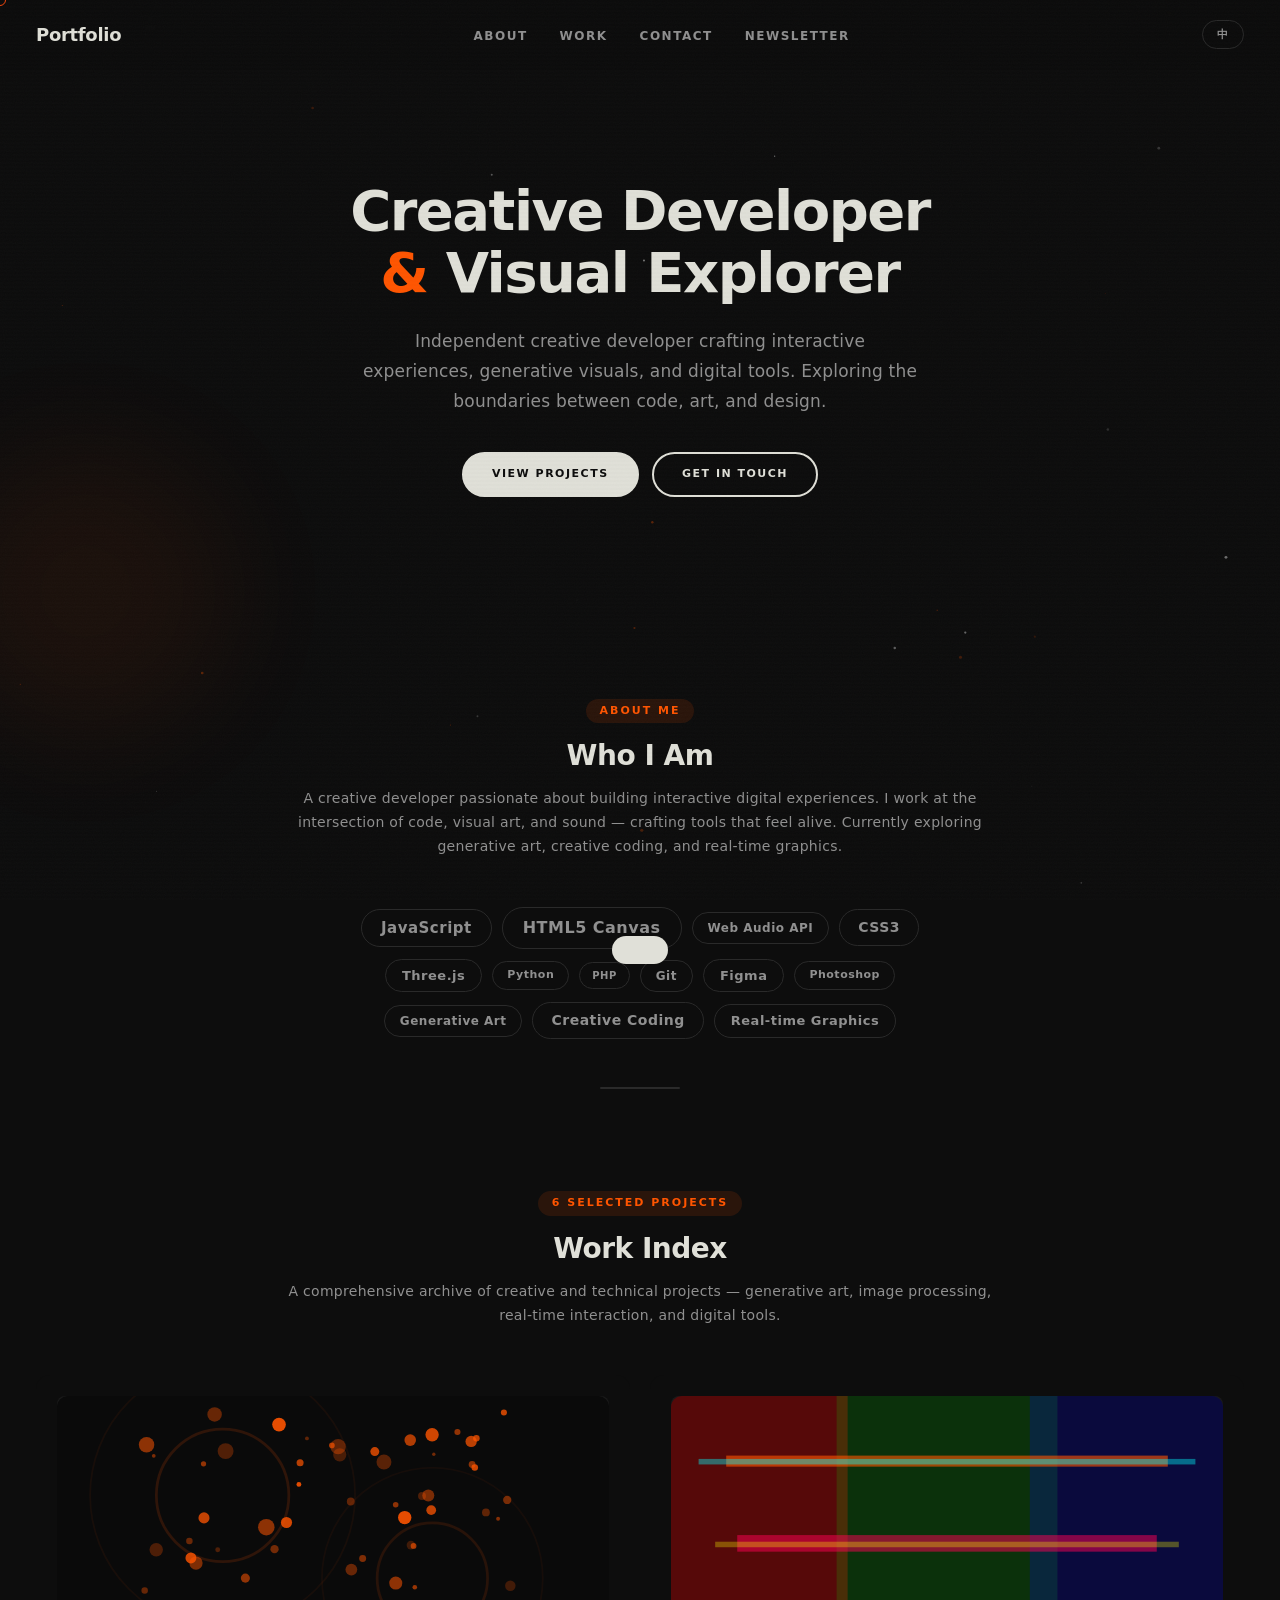
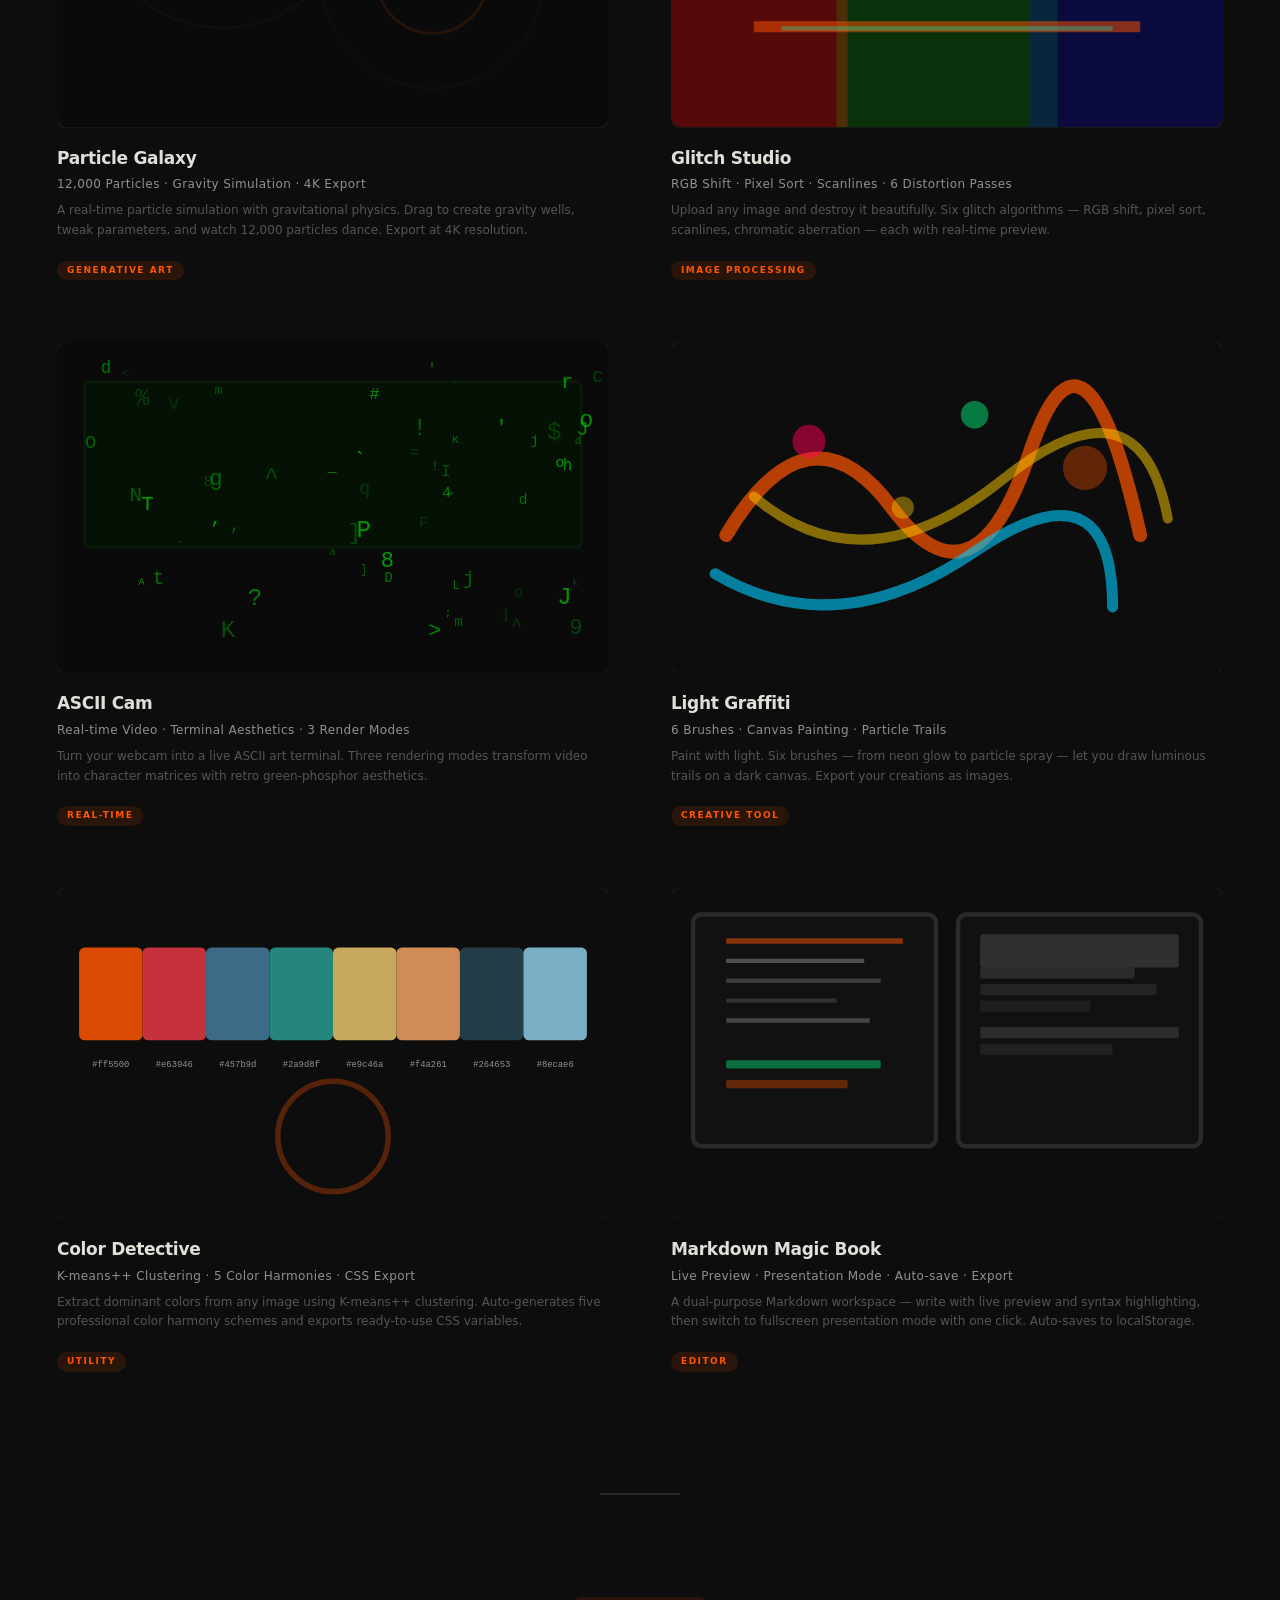
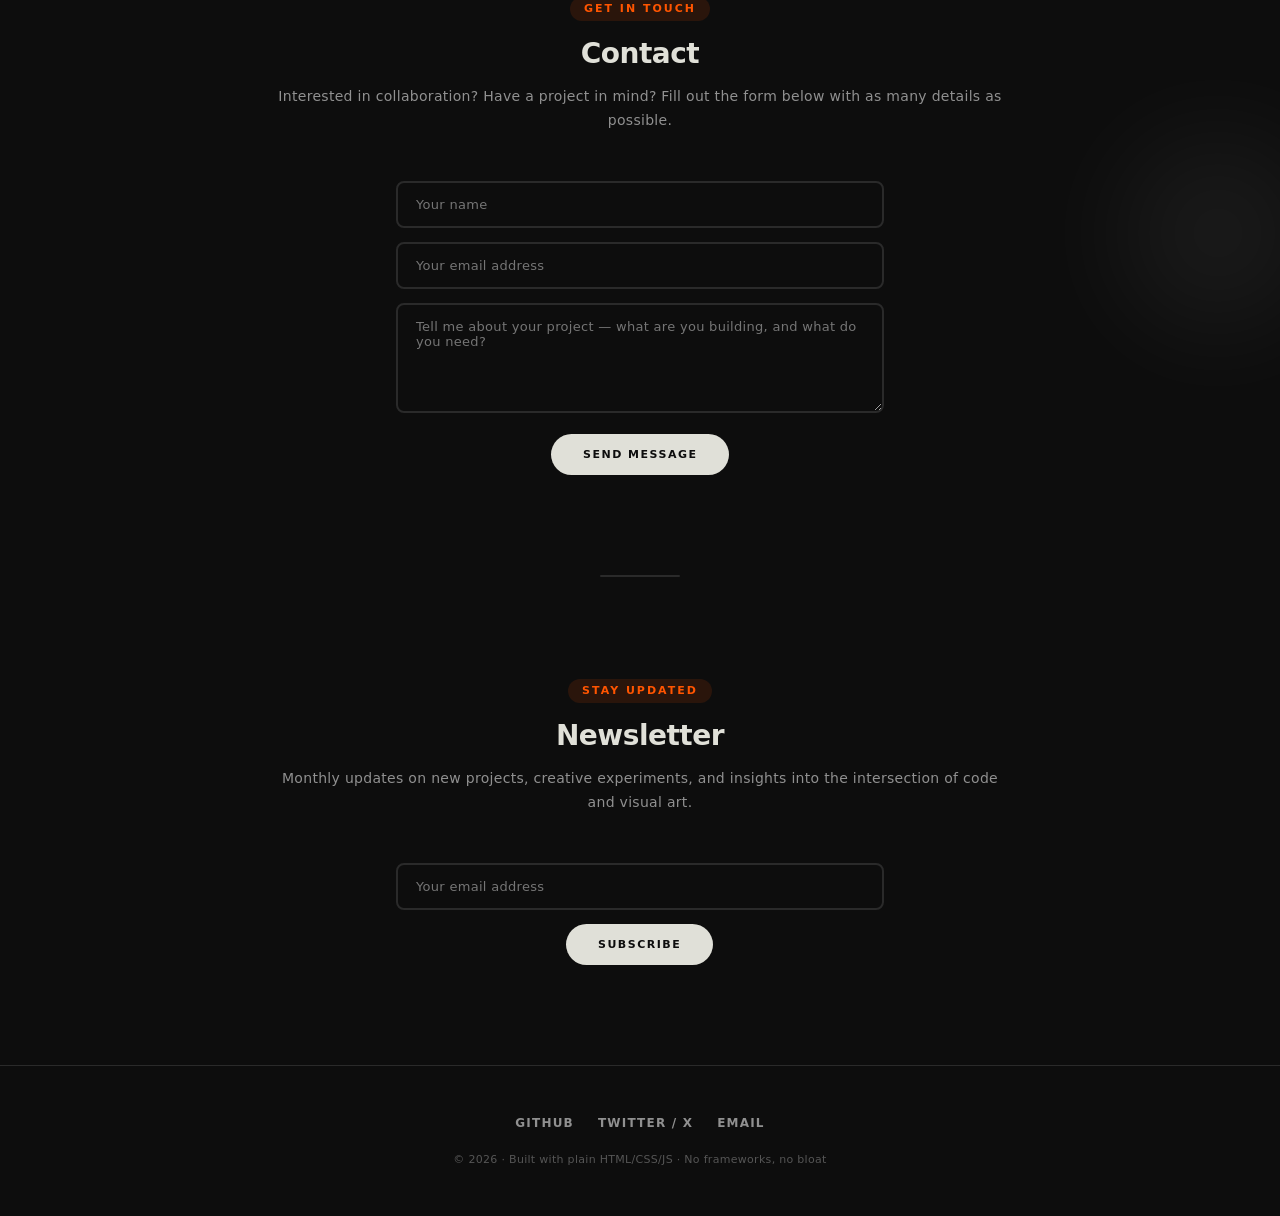
<file: index.html>
<!DOCTYPE html>
<html lang="zh-CN">
<head>
<meta charset="UTF-8">
<meta name="viewport" content="width=device-width, initial-scale=1.0">
<title>Portfolio — Creative Developer</title>
  <meta name="description" content="Creative developer portfolio — interactive experiences, generative visuals, and digital tools.">
  <meta property="og:title" content="Portfolio — Creative Developer">
  <meta property="og:description" content="6 interactive browser-based projects">
  <meta property="og:type" content="website">
  <meta property="og:url" content="https://weizijie693-hub.github.io/portfolio/">
  <meta name="twitter:card" content="summary_large_image">
  <link rel="icon" href="data:image/svg+xml,<svg xmlns='http://www.w3.org/2000/svg' viewBox='0 0 32 32'><rect width='32' height='32' rx='6' fill='%230d0d0d'/><circle cx='16' cy='16' r='8' fill='none' stroke='%23ff5500' stroke-width='2.5'/><circle cx='16' cy='16' r='3' fill='%23ff5500'/></svg>">
<style>
  :root {
    --bg: #0d0d0d;
    --text: #e0e0d8;
    --text-dim: #909090;
    --text-faint: #555;
    --accent: #ff5500;
    --accent-soft: rgba(255,85,0,0.12);
    --border: #e0e0d8;
    --line: #2a2a2a;
    --radius-sm: 8px;
    --radius: 14px;
    --radius-lg: 20px;
    --ease: cubic-bezier(0.22, 0.61, 0.36, 1);
    --ease-out: cubic-bezier(0.16, 1, 0.3, 1);
    --ease-spring: cubic-bezier(0.34, 1.56, 0.64, 1);
  }
  * { margin:0; padding:0; box-sizing:border-box; }
  html { scroll-behavior: smooth; }
  body {
    background: var(--bg);
    font-family: 'Inter', 'Segoe UI', system-ui, -apple-system, sans-serif;
    color: var(--text);
    line-height: 1.5;
    -webkit-font-smoothing: antialiased;
    position: relative;
    cursor: none;
  }

  #cursor {
    position: fixed; width: 12px; height: 12px; border: 1.5px solid var(--accent);
    border-radius: 50%; pointer-events: none; z-index: 10000;
    transition: width 0.3s, height 0.3s, border-color 0.3s, background 0.3s;
    transform: translate(-50%, -50%); mix-blend-mode: difference;
  }
  #cursor.hover { width: 32px; height: 32px; background: rgba(255,85,0,0.15); border-color: #fff; }
  #cursor.click { width: 8px; height: 8px; background: var(--accent); border-color: var(--accent); }

  #scanlines {
    position: fixed; inset: 0; z-index: 9998; pointer-events: none; opacity: 0.03;
    background: repeating-linear-gradient(0deg, transparent, transparent 2px, rgba(0,0,0,0.3) 2px, rgba(0,0,0,0.3) 4px);
  }

  #spotlight {
    position: fixed; pointer-events: none; z-index: 2;
    width: 700px; height: 700px; border-radius: 50%;
    background: radial-gradient(circle, rgba(255,85,0,0.045) 0%, transparent 65%);
    transform: translate(-50%, -50%); opacity: 0; transition: opacity 0.8s;
  }
  #spotlight.active { opacity: 1; }

  #particleCanvas { position: fixed; top: 0; left: 0; z-index: 0; pointer-events: none; }

  body::before {
    content: ''; position: fixed; inset: 0; z-index: 9999; pointer-events: none; opacity: 0.025;
    background-image: url("data:image/svg+xml,%3Csvg viewBox='0 0 256 256' xmlns='http://www.w3.org/2000/svg'%3E%3Cfilter id='n'%3E%3CfeTurbulence type='fractalNoise' baseFrequency='0.9' numOctaves='4' stitchTiles='stitch'/%3E%3C/filter%3E%3Crect width='100%25' height='100%25' filter='url(%23n)'/%3E%3C/svg%3E");
    background-size: 256px 256px;
  }

  .scroll-progress {
    position: fixed; top: 0; left: 0; height: 2px;
    background: var(--accent); z-index: 1000; width: 0%;
    transition: width 0.1s linear; border-radius: 0 2px 2px 0;
  }

  #intro-block{
    position:fixed;inset:0;z-index:10001;background:var(--accent);
    animation:introIn 0.5s cubic-bezier(0.34,1.56,0.64,1) forwards,
             introOut 0.6s 0.8s cubic-bezier(0.16,1,0.3,1) forwards;
    pointer-events:none;
  }
  @keyframes introIn{from{transform:scale(0)}to{transform:scale(1)}}
  @keyframes introOut{from{transform:translateY(0);opacity:1}to{transform:translateY(105%);opacity:1}}

  header {
    position: fixed; top: 0; left: 0; right: 0; z-index: 100;
    display: flex; justify-content: space-between; align-items: center;
    padding: 20px 36px; background: rgba(13,13,13,0.85);
    backdrop-filter: blur(12px); border-bottom: 1px solid transparent;
    transition: all 0.4s var(--ease);
  }
  header.scrolled { border-bottom-color: var(--line); padding: 14px 36px; }
  .logo { font-size: 18px; font-weight: 700; letter-spacing: -0.3px; color: var(--text); text-decoration: none; transition: transform 0.3s var(--ease-spring); }
  .logo:hover { transform: scale(1.05); }
  .lang-toggle {
    background: none; border: 1px solid var(--line); color: var(--text-dim);
    font-family: inherit; font-size: 11px; font-weight: 600;
    padding: 6px 14px; border-radius: 50px; cursor: pointer;
    letter-spacing: 1px; transition: all 0.3s;
  }
  .lang-toggle:hover { border-color: var(--accent); color: var(--accent); }
  .nav-links { display: flex; gap: 32px; list-style: none; }
  .nav-links a {
    font-size: 12px; font-weight: 600; letter-spacing: 1.5px;
    text-transform: uppercase; color: var(--text-dim); text-decoration: none;
    transition: color 0.3s; position: relative; padding: 4px 0;
  }
  .nav-links a::after {
    content: ''; position: absolute; bottom: 0; left: 0; width: 0; height: 2px;
    background: var(--accent); border-radius: 2px; transition: width 0.3s var(--ease-out);
  }
  .nav-links a:hover { color: var(--accent); }
  .nav-links a:hover::after { width: 100%; }

  .hero { padding: 180px 32px 100px; max-width: 800px; margin: 0 auto; text-align: center; }
  .hero h1 { font-size: clamp(32px, 6vw, 56px); font-weight: 700; letter-spacing: -1.5px; line-height: 1.1; margin-bottom: 24px; animation: heroIn 0.9s var(--ease-out) both; }
  .hero h1 .accent { color: var(--accent); }
  @keyframes heroIn { from{opacity:0;transform:translateY(30px)} to{opacity:1;transform:translateY(0)} }
  .hero p { font-size: 17px; color: var(--text-dim); max-width: 560px; margin: 0 auto 36px; letter-spacing: 0.2px; line-height: 1.75; animation: heroIn 0.9s var(--ease-out) 0.15s both; }
  .hero-links { display: flex; gap: 14px; justify-content: center; flex-wrap: wrap; animation: heroIn 0.9s var(--ease-out) 0.3s both; }
  .hero-links a { font-size: 11px; font-weight: 600; letter-spacing: 1.5px; text-transform: uppercase; padding: 12px 28px; border: 2px solid var(--border); color: var(--text); text-decoration: none; transition: all 0.35s var(--ease-out); border-radius: 50px; }
  .hero-links a:hover { transform: translateY(-2px); box-shadow: 0 6px 24px rgba(255,255,255,0.06); }
  .hero-links a.fill { background: var(--border); color: var(--bg); }
  .hero-links a.fill:hover { background: var(--accent); border-color: var(--accent); color: #fff; box-shadow: 0 6px 28px rgba(255,85,0,0.25); }
  .hero-links a:not(.fill):hover { border-color: var(--accent); color: var(--accent); }

  .hero-shape { position: absolute; border-radius: 50%; pointer-events: none; z-index: 0; opacity: 0.06; filter: blur(60px); }
  .hero-shape.s1 { width: 300px; height: 300px; background: var(--accent); top: 10%; left: -5%; animation: float 12s ease-in-out infinite; }
  .hero-shape.s2 { width: 200px; height: 200px; background: #ffffff; bottom: 20%; right: -3%; animation: float 16s ease-in-out 3s infinite; }
  @keyframes float { 0%,100%{transform:translate(0,0)scale(1)} 33%{transform:translate(30px,-20px)scale(1.1)} 66%{transform:translate(-20px,15px)scale(0.9)} }

  .magnetic { transition: transform 0.45s var(--ease-spring), box-shadow 0.35s var(--ease-out); will-change: transform; }
  .divider { border: none; border-top: 2px solid var(--line); max-width: 80px; margin: 0 auto; border-radius: 2px; }

  .section-header { padding: 100px 32px 48px; text-align: center; max-width: 800px; margin: 0 auto; }
  .section-header .count { font-size: 11px; font-weight: 600; letter-spacing: 2px; text-transform: uppercase; color: var(--accent); margin-bottom: 12px; display: inline-block; padding: 4px 14px; border-radius: 50px; background: var(--accent-soft); }
  .section-header h2 { font-size: 28px; font-weight: 700; letter-spacing: -0.5px; margin-bottom: 10px; }
  .section-header .sub { font-size: 14px; color: var(--text-dim); letter-spacing: 0.3px; line-height: 1.7; }

  .project-grid { display: grid; grid-template-columns: repeat(auto-fill, minmax(400px, 1fr)); gap: 20px; padding: 0 36px 100px; max-width: 1600px; margin: 0 auto; }
  .project-card { background: var(--bg); border-radius: var(--radius); transition: box-shadow 0.5s var(--ease-out), border-color 0.5s var(--ease-out); position: relative; border: 1px solid transparent; animation: cardIn 0.7s var(--ease-out) both; transform-style: preserve-3d; perspective: 1200px; }
  @keyframes cardIn { from{opacity:0;transform:translateY(40px)} to{opacity:1;transform:translateY(0)} }
  .project-card:hover { box-shadow: 0 20px 50px rgba(255,85,0,0.08); border-color: var(--line); }
  .project-card.tilting { transition: transform 0.15s ease-out, box-shadow 0.5s var(--ease-out), border-color 0.5s var(--ease-out); }
  .card-shine { position: absolute; inset: 0; border-radius: var(--radius); pointer-events: none; z-index: 1; opacity: 0; transition: opacity 0.4s; }
  .project-card:hover .card-shine { opacity: 1; }
  .project-card a { display: block; text-decoration: none; color: inherit; padding: 20px; }
  .img-wrap { position: relative; width: 100%; overflow: hidden; background: #1a1a1a; margin-bottom: 18px; border-radius: var(--radius-sm); }
  .img-wrap .placeholder { width: 100%; display: block; border-radius: var(--radius-sm); }
  .img-wrap .hover-arrow { position: absolute; top: 14px; right: 14px; width: 38px; height: 38px; border-radius: 50%; background: rgba(255,255,255,0.9); display: flex; align-items: center; justify-content: center; font-size: 16px; color: var(--text); opacity: 0; transform: translateX(-6px); transition: all 0.35s var(--ease-out); pointer-events: none; }
  .project-card:hover .hover-arrow { opacity: 1; transform: translateX(0); }
  .project-title { font-size: 17px; font-weight: 700; letter-spacing: -0.3px; margin-bottom: 4px; transition: color 0.3s; }
  .project-card:hover .project-title { color: var(--accent); }
  .project-credit { font-size: 12px; color: var(--text-dim); letter-spacing: 0.4px; }
  .project-desc { font-size: 12px; color: var(--text-faint); line-height: 1.65; margin-top: 8px; margin-bottom: 10px; display: -webkit-box; -webkit-line-clamp: 2; -webkit-box-orient: vertical; overflow: hidden; }
  .project-tag { display: inline-block; font-size: 9px; font-weight: 600; letter-spacing: 1.5px; text-transform: uppercase; color: var(--accent); margin-top: 10px; padding: 3px 10px; border-radius: 50px; background: var(--accent-soft); }

  .tag-cloud { max-width: 720px; margin: 0 auto 48px; padding: 0 32px; display: flex; flex-wrap: wrap; gap: 10px; justify-content: center; align-items: center; }
  .cloud-tag { display: inline-block; padding: 6px 16px; border: 1px solid var(--line); border-radius: 50px; color: var(--text-dim); cursor: default; user-select: none; transition: all 0.35s var(--ease-spring); letter-spacing: 0.5px; animation: tagFloat 6s ease-in-out infinite; font-weight: 600; }
  .cloud-tag:nth-child(odd) { animation-delay: 0s; }
  .cloud-tag:nth-child(even) { animation-delay: -3s; }
  .cloud-tag:nth-child(3n) { animation-duration: 7s; }
  .cloud-tag:nth-child(5n) { animation-duration: 5.5s; animation-delay: -1.5s; }
  @keyframes tagFloat { 0%,100%{transform:translateY(0)} 25%{transform:translateY(-4px)} 75%{transform:translateY(3px)} }
  .cloud-tag:hover { border-color: var(--accent); color: var(--accent); background: var(--accent-soft); transform: translateY(-3px) scale(1.08); animation-play-state: paused; }
  .cloud-tag[data-weight="10"]{font-size:16px;padding:8px 20px;}
  .cloud-tag[data-weight="9"]{font-size:15px;padding:7px 19px;}
  .cloud-tag[data-weight="8"]{font-size:14px;padding:7px 18px;}
  .cloud-tag[data-weight="7"]{font-size:13px;padding:6px 16px;}
  .cloud-tag[data-weight="6"]{font-size:12px;padding:6px 15px;}
  .cloud-tag[data-weight="5"]{font-size:11px;padding:5px 14px;}
  .cloud-tag[data-weight="4"]{font-size:10px;padding:5px 12px;}

  .card-particle:hover .img-wrap .placeholder circle { animation: twinkle 1.5s ease-in-out infinite; }
  .card-particle:hover .img-wrap .placeholder circle:nth-child(odd) { animation-delay: 0.7s; }
  @keyframes twinkle { 0%,100%{opacity:0.15} 50%{opacity:0.7} }
  .card-glitch:hover .img-wrap .placeholder rect:nth-child(n+2):nth-child(-n+4) { animation: rgbShift 0.6s ease-in-out infinite; }
  .card-glitch:hover .img-wrap .placeholder rect:nth-child(3) { animation-delay: 0.12s; }
  @keyframes rgbShift { 0%,100%{transform:translateX(0)} 50%{transform:translateX(4px)} }
  .card-ascii:hover .img-wrap .placeholder text { animation: flicker 1.2s ease-in-out infinite; }
  .card-ascii:hover .img-wrap .placeholder text:nth-child(odd) { animation-delay: 0.4s; animation-duration: 1.0s; }
  .card-ascii:hover .img-wrap .placeholder text:nth-child(3n) { animation-duration: 1.5s; }
  @keyframes flicker { 0%,100%{opacity:0.1} 30%{opacity:0.55} 60%{opacity:0.2} }
  .card-graffiti:hover .img-wrap .placeholder path { animation: drawIn 2s ease-in-out infinite; stroke-dasharray: 200; stroke-dashoffset: 200; }
  @keyframes drawIn { 0%{stroke-dashoffset:200} 50%{stroke-dashoffset:0} 100%{stroke-dashoffset:200} }
  .card-color .img-wrap .placeholder rect:not(:first-child) { transform: scaleY(1) !important; transform-origin: bottom !important; transition: transform 0.5s cubic-bezier(0.34,1.56,0.64,1) !important; }
  .card-color:hover .img-wrap .placeholder rect:not(:first-child) { transform: scaleY(1.35) !important; }
  .card-mdbook:hover .img-wrap .placeholder line { animation: cursorBlink 0.9s ease-in-out infinite; }
  @keyframes cursorBlink { 0%,100%{opacity:0.45} 40%{opacity:0.05} 70%{opacity:0.35} }

  .site-footer { padding: 48px 36px; border-top: 1px solid var(--line); text-align: center; }
  .site-footer .social-links { display: flex; gap: 24px; justify-content: center; margin-bottom: 20px; }
  .site-footer .social-links a { font-size: 12px; font-weight: 600; letter-spacing: 1.2px; text-transform: uppercase; color: var(--text-dim); text-decoration: none; transition: color 0.3s; }
  .site-footer .social-links a:hover { color: var(--accent); }
  .site-footer .copyright { font-size: 11px; color: var(--text-faint); letter-spacing: 0.3px; }

  .form-block--centered { max-width: 560px; margin: 0 auto; padding: 0 36px 100px; }
  .form-block input, .form-block textarea { width: 100%; padding: 14px 18px; margin-bottom: 14px; background: transparent; border: 2px solid var(--line); font-size: 13px; font-family: inherit; color: var(--text); outline: none; transition: all 0.35s var(--ease-out); letter-spacing: 0.3px; border-radius: var(--radius-sm); }
  .form-block input:focus, .form-block textarea:focus { border-color: var(--accent); box-shadow: 0 0 0 4px rgba(255,85,0,0.06); transform: translateY(-1px); }
  .form-block textarea { resize: vertical; min-height: 110px; }
  .form-block button { font-size: 11px; font-weight: 600; letter-spacing: 1.5px; text-transform: uppercase; padding: 14px 32px; background: var(--border); color: var(--bg); border: none; cursor: pointer; transition: all 0.35s var(--ease-out); font-family: inherit; border-radius: 50px; display: block; margin: 0 auto; }
  .form-block button:hover { background: var(--accent); color: #fff; transform: translateY(-2px); box-shadow: 0 8px 28px rgba(255,85,0,0.25); }
  .form-block button:active { transform: scale(0.97); }

  .toast { position: fixed; bottom: 36px; left: 50%; transform: translateX(-50%) translateY(100px); background: var(--border); color: var(--bg); padding: 14px 28px; border-radius: 50px; font-size: 13px; font-weight: 600; letter-spacing: 0.5px; z-index: 1000; transition: transform 0.5s var(--ease-spring); pointer-events: none; }
  .toast.show { transform: translateX(-50%) translateY(0); }
  .project-card .glow { position: absolute; inset: 0; border-radius: var(--radius); opacity: 0; transition: opacity 0.4s; pointer-events: none; z-index: 0; }
  .project-card:hover .glow { opacity: 1; }

  @media (max-width: 960px) { .project-grid { grid-template-columns: repeat(auto-fill, minmax(300px, 1fr)); } }
  @media (max-width: 768px) {
    .hero { padding: 140px 20px 70px; } .hero h1 { font-size: 28px; }
    .project-grid { grid-template-columns: 1fr; padding: 0 20px 80px; gap: 12px; }
    .form-block--centered { padding: 0 20px 60px; }
    header { padding: 14px 20px; } .nav-links { gap: 16px; }
    .section-header { padding: 70px 20px 36px; } .hero-shape { display: none; }
  }
  @media (hover: none) and (pointer: coarse) {
    body { cursor: auto; }
    #cursor, #spotlight, #scanlines, #particleCanvas { display: none; }
    .project-card:hover { transform: none; }
    .project-card.tilting { transition: none; }
    .magnetic { transition: none; }
  }
</style>
</head>
<body>

<div id="intro-block"></div>
<canvas id="particleCanvas"></canvas>
<div id="spotlight"></div>
<div id="scanlines"></div>
<div id="cursor"></div>
<div class="scroll-progress" id="scrollProgress"></div>
<div class="hero-shape s1"></div>
<div class="hero-shape s2"></div>

<header id="header">
  <a href="#" class="logo" data-i18n="logo">Portfolio</a>
  <nav>
    <ul class="nav-links">
      <li><a href="#about" data-i18n="nav.about">About</a></li>
      <li><a href="#work" data-i18n="nav.work">Work</a></li>
      <li><a href="#contact" data-i18n="nav.contact">Contact</a></li>
      <li><a href="#newsletter" data-i18n="nav.newsletter">Newsletter</a></li>
    </ul>
  </nav>
  <button class="lang-toggle" id="langToggle" data-i18n-title="lang.switch" data-i18n="lang.btn">中</button>
</header>

<section class="hero" style="position:relative;z-index:1;">
  <h1><span data-i18n="hero.line1">Creative Developer</span><br><span class="accent">&amp;</span> <span data-i18n="hero.line2">Visual Explorer</span></h1>
  <p data-i18n="hero.desc">Independent creative developer crafting interactive experiences, generative visuals, and digital tools.</p>
  <div class="hero-links">
    <a href="#work" class="fill" data-i18n="hero.cta1">View Projects</a>
    <a href="#contact" data-i18n="hero.cta2">Get in Touch</a>
  </div>
</section>

<section id="about" style="position:relative;z-index:1;">
  <div class="section-header">
    <div class="count" data-i18n="about.count">About Me</div>
    <h2 data-i18n="about.title">Who I Am</h2>
    <p class="sub" data-i18n="about.desc">A creative developer passionate about building interactive digital experiences at the intersection of code, visual art, and sound.</p>
  </div>
  <div class="tag-cloud" id="tagCloud">
    <span class="cloud-tag" data-weight="9">JavaScript</span>
    <span class="cloud-tag" data-weight="10">HTML5 Canvas</span>
    <span class="cloud-tag" data-weight="6">Web Audio API</span>
    <span class="cloud-tag" data-weight="8">CSS3</span>
    <span class="cloud-tag" data-weight="7">Three.js</span>
    <span class="cloud-tag" data-weight="5">Python</span>
    <span class="cloud-tag" data-weight="4">PHP</span>
    <span class="cloud-tag" data-weight="6">Git</span>
    <span class="cloud-tag" data-weight="7">Figma</span>
    <span class="cloud-tag" data-weight="5">Photoshop</span>
    <span class="cloud-tag" data-weight="6">Generative Art</span>
    <span class="cloud-tag" data-weight="8">Creative Coding</span>
    <span class="cloud-tag" data-weight="7">Real-time Graphics</span>
  </div>
</section>

<hr class="divider">

<section id="work">
  <div class="section-header">
    <div class="count" data-i18n="work.count">6 Selected Projects</div>
    <h2 data-i18n="work.title">Work Index</h2>
    <p class="sub" data-i18n="work.sub">A comprehensive archive of creative and technical projects.</p>
  </div>
  <div class="project-grid" id="projectGrid"></div>
</section>

<hr class="divider">

<section id="contact">
  <div class="section-header">
    <div class="count" data-i18n="contact.count">Get in Touch</div>
    <h2 data-i18n="contact.title">Contact</h2>
    <p class="sub" data-i18n="contact.desc">Interested in collaboration? Fill out the form below.</p>
  </div>
  <div class="form-block form-block--centered">
    <form id="contactForm">
      <input type="text" name="name" data-i18n-placeholder="contact.name" placeholder="Your name" required>
      <input type="email" name="email" data-i18n-placeholder="contact.email" placeholder="Your email address" required>
      <textarea name="message" data-i18n-placeholder="contact.msg" placeholder="Tell me about your project" required></textarea>
      <button type="submit" id="contactBtn" data-i18n="contact.btn">Send Message</button>
    </form>
  </div>
</section>

<hr class="divider">

<section id="newsletter">
  <div class="section-header">
    <div class="count" data-i18n="newsletter.count">Stay Updated</div>
    <h2 data-i18n="newsletter.title">Newsletter</h2>
    <p class="sub" data-i18n="newsletter.desc">Monthly updates on new projects and creative experiments.</p>
  </div>
  <div class="form-block form-block--centered">
    <form id="newsletterForm">
      <input type="email" name="email" data-i18n-placeholder="newsletter.placeholder" placeholder="Your email address" required>
      <button type="submit" id="newsletterBtn" data-i18n="newsletter.btn">Subscribe</button>
    </form>
  </div>
</section>

<div class="toast" id="toast"></div>


<script>
setTimeout(function(){var ib=document.getElementById("intro-block");if(ib)ib.remove();},1600);

history.scrollRestoration = "manual";
document.addEventListener("click", function(e) {
  var link = e.target.closest(".project-card a");
  if (link) { sessionStorage.setItem("scrollY", window.scrollY); }
});

const DICT = {
  en: {
    "page.title":"Portfolio — Creative Developer","logo":"Portfolio","lang.btn":"中","lang.switch":"Switch Language",
    "nav.work":"Work","nav.about":"About","nav.contact":"Contact","nav.newsletter":"Newsletter",
    "hero.line1":"Creative Developer","hero.line2":"Visual Explorer",
    "hero.desc":"Independent creative developer crafting interactive experiences, generative visuals, and digital tools. Exploring the boundaries between code, art, and design.",
    "hero.cta1":"View Projects","hero.cta2":"Get in Touch",
    "about.count":"About Me","about.title":"Who I Am",
    "about.desc":"A creative developer passionate about building interactive digital experiences. I work at the intersection of code, visual art, and sound — crafting tools that feel alive. Currently exploring generative art, creative coding, and real-time graphics.",
    "work.count":"6 Selected Projects","work.title":"Work Index",
    "work.sub":"A comprehensive archive of creative and technical projects — generative art, image processing, real-time interaction, and digital tools.",
    "contact.count":"Get in Touch","newsletter.count":"Stay Updated","newsletter.title":"Newsletter",
    "newsletter.desc":"Monthly updates on new projects, creative experiments, and insights into the intersection of code and visual art.",
    "newsletter.placeholder":"Your email address","newsletter.btn":"Subscribe",
    "contact.title":"Contact","contact.desc":"Interested in collaboration? Have a project in mind? Fill out the form below with as many details as possible.",
    "contact.name":"Your name","contact.email":"Your email address",
    "contact.msg":"Tell me about your project — what are you building, and what do you need?",
    "contact.btn":"Send Message",
    "footer":"\u00a9 2026 \u00b7 Built with plain HTML/CSS/JS \u00b7 No frameworks, no bloat",
    "toast.subscribed":"\u2713 Subscribed! Welcome aboard.",
    "toast.sent":"\u2713 Message sent! I\'ll get back to you within 24h.",
    "project.particle.title":"Particle Galaxy","project.particle.credit":"12,000 Particles \u00b7 Gravity Simulation \u00b7 4K Export","project.particle.tag":"Generative Art",
    "project.particle.desc":"A real-time particle simulation with gravitational physics. Drag to create gravity wells, tweak parameters, and watch 12,000 particles dance. Export at 4K resolution.",
    "project.glitch.title":"Glitch Studio","project.glitch.credit":"RGB Shift \u00b7 Pixel Sort \u00b7 Scanlines \u00b7 6 Distortion Passes","project.glitch.tag":"Image Processing",
    "project.glitch.desc":"Upload any image and destroy it beautifully. Six glitch algorithms — RGB shift, pixel sort, scanlines, chromatic aberration — each with real-time preview.",
    "project.ascii.title":"ASCII Cam","project.ascii.credit":"Real-time Video \u00b7 Terminal Aesthetics \u00b7 3 Render Modes","project.ascii.tag":"Real-time",
    "project.ascii.desc":"Turn your webcam into a live ASCII art terminal. Three rendering modes transform video into character matrices with retro green-phosphor aesthetics.",
    "project.graffiti.title":"Light Graffiti","project.graffiti.credit":"6 Brushes \u00b7 Canvas Painting \u00b7 Particle Trails","project.graffiti.tag":"Creative Tool",
    "project.graffiti.desc":"Paint with light. Six brushes — from neon glow to particle spray — let you draw luminous trails on a dark canvas. Export your creations as images.",
    "project.color.title":"Color Detective","project.color.credit":"K-means++ Clustering \u00b7 5 Color Harmonies \u00b7 CSS Export","project.color.tag":"Utility",
    "project.color.desc":"Extract dominant colors from any image using K-means++ clustering. Auto-generates five professional color harmony schemes and exports ready-to-use CSS variables.",
    "project.mdbook.title":"Markdown Magic Book","project.mdbook.credit":"Live Preview \u00b7 Presentation Mode \u00b7 Auto-save \u00b7 Export","project.mdbook.tag":"Editor",
    "project.mdbook.desc":"A dual-purpose Markdown workspace — write with live preview and syntax highlighting, then switch to fullscreen presentation mode with one click. Auto-saves to localStorage.",
    "coming.soon":"Coming soon",
  },
  zh: {
    "page.title":"Portfolio — \u521b\u610f\u5f00\u53d1\u8005","logo":"\u4f5c\u54c1\u96c6","lang.btn":"EN","lang.switch":"\u5207\u6362\u8bed\u8a00",
    "nav.work":"\u4f5c\u54c1","nav.about":"\u5173\u4e8e","nav.contact":"\u8054\u7cfb","nav.newsletter":"\u8ba2\u9605",
    "hero.line1":"\u521b\u610f\u5f00\u53d1\u8005","hero.line2":"\u89c6\u89c9\u63a2\u7d22\u8005",
    "hero.desc":"\u72ec\u7acb\u521b\u610f\u5f00\u53d1\u8005\uff0c\u4e13\u6ce8\u4e8e\u6253\u9020\u4ea4\u4e92\u4f53\u9a8c\u3001\u751f\u6210\u5f0f\u89c6\u89c9\u4e0e\u6570\u5b57\u5de5\u5177\u3002\u5728\u4ee3\u7801\u3001\u827a\u672f\u4e0e\u8bbe\u8ba1\u7684\u4ea4\u53c9\u5730\u5e26\u6301\u7eed\u63a2\u7d22\u3002",
    "hero.cta1":"\u6d4f\u89c8\u9879\u76ee","hero.cta2":"\u8054\u7cfb\u6211",
    "about.count":"\u5173\u4e8e\u6211","about.title":"\u6211\u662f\u8c01",
    "about.desc":"\u4e00\u540d\u70ed\u8877\u4e8e\u6253\u9020\u4ea4\u4e92\u5f0f\u6570\u5b57\u4f53\u9a8c\u7684\u521b\u610f\u5f00\u53d1\u8005\u3002\u6211\u5728\u4ee3\u7801\u3001\u89c6\u89c9\u827a\u672f\u4e0e\u58f0\u97f3\u7684\u4ea4\u754c\u5904\u5de5\u4f5c\u2014\u2014\u6253\u9020\u5145\u6ee1\u751f\u547d\u529b\u7684\u6570\u5b57\u5de5\u5177\u3002",
    "work.count":"6 \u4e2a\u7cbe\u9009\u9879\u76ee","work.title":"\u4f5c\u54c1\u7d22\u5f15",
    "work.sub":"\u521b\u610f\u4e0e\u6280\u672f\u9879\u76ee\u6863\u6848 \u2014\u2014 \u6db5\u76d6\u751f\u6210\u827a\u672f\u3001\u56fe\u50cf\u5904\u7406\u3001\u5b9e\u65f6\u4ea4\u4e92\u4e0e\u6570\u5b57\u5de5\u5177\u3002",
    "contact.count":"\u8054\u7cfb\u6211","newsletter.count":"\u4fdd\u6301\u66f4\u65b0","newsletter.title":"\u90ae\u4ef6\u8ba2\u9605",
    "newsletter.desc":"\u6bcf\u6708\u66f4\u65b0\uff1a\u65b0\u9879\u76ee\u53d1\u5e03\u3001\u521b\u610f\u5b9e\u9a8c\u5206\u4eab\uff0c\u4ee5\u53ca\u4ee3\u7801\u4e0e\u89c6\u89c9\u827a\u672f\u4ea4\u6c47\u5904\u7684\u601d\u8003\u3002",
    "newsletter.placeholder":"\u4f60\u7684\u90ae\u7bb1\u5730\u5740","newsletter.btn":"\u8ba2\u9605",
    "contact.title":"\u8054\u7cfb\u6211","contact.desc":"\u6709\u5408\u4f5c\u610f\u5411\uff1f\u6709\u9879\u76ee\u60f3\u6cd5\uff1f\u8bf7\u586b\u5199\u4e0b\u65b9\u8868\u5355\uff0c\u5c3d\u91cf\u8be6\u7ec6\u5730\u63cf\u8ff0\u9700\u6c42\u3002",
    "contact.name":"\u4f60\u7684\u540d\u5b57","contact.email":"\u4f60\u7684\u90ae\u7bb1\u5730\u5740",
    "contact.msg":"\u544a\u8bc9\u6211\u4f60\u60f3\u505a\u4ec0\u4e48\u9879\u76ee\uff0c\u9700\u8981\u4ec0\u4e48\u6837\u7684\u5e2e\u52a9\uff1f",
    "contact.btn":"\u53d1\u9001\u6d88\u606f",
    "footer":"\u00a9 2026 \u00b7 \u7eaf HTML/CSS/JS \u6784\u5efa \u00b7 \u96f6\u6846\u67b6\uff0c\u96f6\u5197\u4f59",
    "toast.subscribed":"\u2713 \u8ba2\u9605\u6210\u529f\uff01\u6b22\u8fce\u52a0\u5165\u3002",
    "toast.sent":"\u2713 \u6d88\u606f\u5df2\u53d1\u9001\uff01\u6211\u4f1a\u5728 24 \u5c0f\u65f6\u5185\u56de\u590d\u3002",
    "project.particle.title":"\u7c92\u5b50\u94f6\u6cb3","project.particle.credit":"12,000 \u7c92\u5b50 \u00b7 \u91cd\u529b\u6a21\u62df \u00b7 4K \u5bfc\u51fa","project.particle.tag":"\u751f\u6210\u827a\u672f",
    "project.particle.desc":"\u5b9e\u65f6\u7c92\u5b50\u5f15\u529b\u6a21\u62df\u3002\u62d6\u62fd\u521b\u5efa\u5f15\u529b\u6e90\uff0c\u8c03\u6574\u53c2\u6570\uff0c\u89c2\u5bdf 12,000 \u9897\u7c92\u5b50\u7684\u821e\u8e48\u3002\u652f\u6301 4K \u5206\u8fa8\u7387\u5bfc\u51fa\u3002",
    "project.glitch.title":"Glitch \u5de5\u4f5c\u5ba4","project.glitch.credit":"RGB \u504f\u79fb \u00b7 \u50cf\u7d20\u6392\u5e8f \u00b7 \u626b\u63cf\u7ebf \u00b7 6 \u79cd\u7279\u6548","project.glitch.tag":"\u56fe\u50cf\u5904\u7406",
    "project.glitch.desc":"\u4e0a\u4f20\u4efb\u610f\u56fe\u7247\uff0c\u7528\u516d\u79cd\u6545\u969c\u7b97\u6cd5\u5c06\u5176\u201c\u7834\u574f\u201d\u6210\u827a\u672f\u54c1\u2014\u2014RGB \u504f\u79fb\u3001\u50cf\u7d20\u6392\u5e8f\u3001\u626b\u63cf\u7ebf\u3001\u8272\u5dee\u2014\u2014\u5b9e\u65f6\u9884\u89c8\u3002",
    "project.ascii.title":"ASCII \u5b57\u7b26\u76f8\u673a","project.ascii.credit":"\u5b9e\u65f6\u89c6\u9891 \u00b7 \u7ec8\u7aef\u7f8e\u5b66 \u00b7 3 \u79cd\u6e32\u67d3\u6a21\u5f0f","project.ascii.tag":"\u5b9e\u65f6\u89c6\u9891",
    "project.ascii.desc":"\u5c06\u6444\u50cf\u5934\u753b\u9762\u5b9e\u65f6\u8f6c\u6362\u4e3a ASCII \u5b57\u7b26\u77e9\u9635\u3002\u4e09\u79cd\u6e32\u67d3\u6a21\u5f0f\uff0c\u590d\u53e4\u7eff\u8272\u8367\u5149\u5c4f\u7ec8\u7aef\u7f8e\u5b66\u3002",
    "project.graffiti.title":"\u5149\u5f71\u6d82\u9e26","project.graffiti.credit":"6 \u652f\u753b\u7b14 \u00b7 \u753b\u5e03\u7ed8\u753b \u00b7 \u7c92\u5b50\u8f68\u8ff9","project.graffiti.tag":"\u521b\u610f\u5de5\u5177",
    "project.graffiti.desc":"\u7528\u5149\u4f5c\u753b\u3002\u516d\u652f\u753b\u7b14\u2014\u2014\u9713\u8679\u53d1\u5149\u5230\u7c92\u5b50\u55b7\u6e85\u2014\u2014\u5728\u6697\u8272\u753b\u5e03\u4e0a\u7ed8\u5236\u5149\u5f71\u8f68\u8ff9\uff0c\u652f\u6301\u5bfc\u51fa\u56fe\u7247\u3002",
    "project.color.title":"\u914d\u8272\u4fa6\u63a2","project.color.credit":"K-means++ \u805a\u7c7b \u00b7 5 \u79cd\u914d\u8272\u65b9\u6848 \u00b7 CSS \u5bfc\u51fa","project.color.tag":"\u5b9e\u7528\u5de5\u5177",
    "project.color.desc":"\u57fa\u4e8e K-means++ \u805a\u7c7b\u7b97\u6cd5\uff0c\u4ece\u4efb\u610f\u56fe\u7247\u63d0\u53d6\u4e3b\u8272\u8c03\u3002\u81ea\u52a8\u751f\u6210\u4e94\u79cd\u4e13\u4e1a\u914d\u8272\u65b9\u6848\uff0c\u4e00\u952e\u5bfc\u51fa CSS \u53d8\u91cf\u3002",
    "project.mdbook.title":"Markdown \u9b54\u6cd5\u4e66","project.mdbook.credit":"\u5b9e\u65f6\u9884\u89c8 \u00b7 \u6f14\u793a\u6a21\u5f0f \u00b7 \u81ea\u52a8\u4fdd\u5b58 \u00b7 \u5bfc\u51fa","project.mdbook.tag":"\u7f16\u8f91\u5668",
    "project.mdbook.desc":"Markdown \u5199\u4f5c\u4e0e\u6f14\u793a\u4e8c\u5408\u4e00\u5de5\u5177\u2014\u2014\u5b9e\u65f6\u9884\u89c8\u3001\u4ee3\u7801\u9ad8\u4eae\u3001\u81ea\u52a8\u4fdd\u5b58\uff0c\u4e00\u952e\u5207\u6362\u5168\u5c4f\u6f14\u793a\u6a21\u5f0f\u3002",
    "coming.soon":"\u5373\u5c06\u63a8\u51fa",
  }
};

let currentLang = localStorage.getItem("lang") || "en";
function t(key){ return (DICT[currentLang]||DICT.en)[key] || key; }
function applyLang(){
  document.documentElement.lang = currentLang === "zh" ? "zh-CN" : "en";
  document.querySelectorAll("[data-i18n]").forEach(function(el){ el.textContent = t(el.dataset.i18n); });
  document.querySelectorAll("[data-i18n-placeholder]").forEach(function(el){ el.placeholder = t(el.dataset.i18nPlaceholder); });
  document.querySelectorAll("[data-i18n-title]").forEach(function(el){ el.title = t(el.dataset.i18nTitle); });
  document.title = t("page.title");
  renderProjects();
  var btn = document.getElementById("langToggle");
  if(btn) btn.textContent = t("lang.btn");
  localStorage.setItem("lang", currentLang);
}
document.getElementById("langToggle").addEventListener("click", function(){
  currentLang = currentLang === "zh" ? "en" : "zh";
  applyLang();
});

function showToast(msg) {
  var t = document.getElementById("toast");
  t.textContent = msg;
  t.classList.add("show");
  setTimeout(function(){ t.classList.remove("show"); }, 2800);
}

var projectKeys = ["particle","glitch","ascii","graffiti","color","mdbook"];
var projectUrls = [
  "projects/particle-galaxy/index.html",
  "projects/glitch-studio/index.html",
  "projects/ascii-cam/index.html",
  "projects/light-graffiti/index.html",
  "projects/color-detective/index.html",
  "projects/md-magic-book/index.html"
];

function generatePlaceholder(key) {
  var svg = "";
  switch (key) {
    case "particle":
      var stars = "";
      for (var s = 0; s < 50; s++) {
        stars += '<circle cx="' + (15 + Math.random() * 70) + '%" cy="' + (5 + Math.random() * 55) + '%" r="' + (0.3 + Math.random() * 1.2) + '" fill="#ff5500" opacity="' + (0.2 + Math.random() * 0.7) + '"/>';
      }
      svg = '<rect width="100%" height="100%" rx="2" fill="#0a0a0a"/>' +
        '<circle cx="30%" cy="30%" r="12" fill="none" stroke="rgba(255,85,0,0.15)" stroke-width="0.5"/>' +
        '<circle cx="30%" cy="30%" r="24" fill="none" stroke="rgba(255,85,0,0.06)" stroke-width="0.3"/>' +
        '<circle cx="68%" cy="55%" r="10" fill="none" stroke="rgba(255,85,0,0.12)" stroke-width="0.5"/>' +
        '<circle cx="68%" cy="55%" r="20" fill="none" stroke="rgba(255,85,0,0.05)" stroke-width="0.3"/>' + stars;
      break;
    case "glitch":
      svg = '<defs><clipPath id="gc"><rect width="100%" height="100%" rx="2"/></clipPath></defs>' +
        '<rect width="100%" height="100%" rx="2" fill="#0d0d0d"/><g clip-path="url(#gc)">' +
        '<rect x="-3%" y="0" width="35%" height="100%" fill="#ff0000" opacity="0.3"/>' +
        '<rect x="30%" y="0" width="40%" height="100%" fill="#00ff00" opacity="0.15"/>' +
        '<rect x="65%" y="0" width="38%" height="100%" fill="#0000ff" opacity="0.2"/>' +
        '<rect x="10%" y="18%" width="80%" height="2" fill="#ff5500" opacity="0.6"/>' +
        '<rect x="5%" y="19%" width="90%" height="1" fill="#00ffff" opacity="0.4"/>' +
        '<rect x="12%" y="42%" width="76%" height="3" fill="#ff0055" opacity="0.5"/>' +
        '<rect x="8%" y="44%" width="84%" height="1" fill="#ffff00" opacity="0.3"/>' +
        '<rect x="15%" y="68%" width="70%" height="2" fill="#ff5500" opacity="0.5"/>' +
        '<rect x="20%" y="69.5%" width="60%" height="0.8" fill="#00ffcc" opacity="0.3"/></g>';
      break;
    case "ascii":
      var chars = "";
      for (var c = 0; c < 60; c++) {
        chars += '<text x="' + (3 + Math.random() * 94) + '%" y="' + (8 + Math.random() * 82) + '%" font-family="monospace" font-size="' + (1.5 + Math.random() * 3) + '" fill="#0f0" opacity="' + (0.12 + Math.random() * 0.5) + '">' + String.fromCharCode(33 + Math.floor(Math.random() * 90)) + '</text>';
      }
      svg = '<rect width="100%" height="100%" rx="2" fill="#0a0a0a"/>' +
        '<rect x="5%" y="12%" width="90%" height="50%" rx="1" fill="#020" opacity="0.3" stroke="#0f0" stroke-width="0.5" stroke-opacity="0.2"/>' + chars;
      break;
    case "graffiti":
      svg = '<rect width="100%" height="100%" rx="2" fill="#0d0d0d"/>' +
        '<path d="M10,35 Q25,10 40,30 T65,20 T85,35" stroke="#ff5500" stroke-width="2.5" fill="none" opacity="0.7" stroke-linecap="round"/>' +
        '<path d="M8,42 Q30,55 55,38 T80,48" stroke="#00ccff" stroke-width="2" fill="none" opacity="0.6" stroke-linecap="round"/>' +
        '<path d="M15,28 Q35,45 60,25 T90,32" stroke="#ffcc00" stroke-width="1.8" fill="none" opacity="0.5" stroke-linecap="round"/>' +
        '<circle cx="25%" cy="30%" r="3" fill="#ff0055" opacity="0.5"/>' +
        '<circle cx="55%" cy="22%" r="2.5" fill="#00ff88" opacity="0.45"/>' +
        '<circle cx="75%" cy="38%" r="4" fill="#ff5500" opacity="0.35"/>' +
        '<circle cx="42%" cy="50%" r="2" fill="#ffcc00" opacity="0.4"/>';
      break;
    case "color":
      var swatches = "";
      var paletteColors = ["#ff5500","#e63946","#457b9d","#2a9d8f","#e9c46a","#f4a261","#264653","#8ecae6"];
      var swW = 92 / paletteColors.length;
      for (var sw = 0; sw < paletteColors.length; sw++) {
        swatches += '<rect x="' + (4 + sw * swW) + '%" y="18%" width="' + swW + '%" height="28%" rx="1" fill="' + paletteColors[sw] + '" opacity="0.85"/>' +
          '<text x="' + (4 + sw * swW + swW / 2) + '%" y="54%" text-anchor="middle" font-family="monospace" font-size="1.6" fill="#fff" opacity="0.55">' + paletteColors[sw] + '</text>';
      }
      svg = '<rect width="100%" height="100%" rx="2" fill="#0d0d0d"/>' + swatches +
        '<circle cx="50%" cy="75%" r="10" fill="none" stroke="rgba(255,85,0,0.3)" stroke-width="1"/>';
      break;
    case "mdbook":
      svg = '<rect width="100%" height="100%" rx="2" fill="#0d0d0d"/>' +
        '<rect x="4%" y="8%" width="44%" height="70%" rx="1.5" fill="#111" stroke="#2a2a2a" stroke-width="0.8"/>' +
        '<line x1="10%" y1="16%" x2="42%" y2="16%" stroke="#ff5500" stroke-width="1" opacity="0.5"/>' +
        '<line x1="10%" y1="22%" x2="35%" y2="22%" stroke="#e0e0d8" stroke-width="0.8" opacity="0.3"/>' +
        '<line x1="10%" y1="28%" x2="38%" y2="28%" stroke="#e0e0d8" stroke-width="0.8" opacity="0.2"/>' +
        '<line x1="10%" y1="34%" x2="30%" y2="34%" stroke="#e0e0d8" stroke-width="0.8" opacity="0.15"/>' +
        '<line x1="10%" y1="40%" x2="36%" y2="40%" stroke="#e0e0d8" stroke-width="0.8" opacity="0.25"/>' +
        '<rect x="52%" y="8%" width="44%" height="70%" rx="1.5" fill="#111" stroke="#2a2a2a" stroke-width="0.8"/>' +
        '<rect x="56%" y="14%" width="36%" height="6" rx="0.5" fill="#e0e0d8" opacity="0.15"/>' +
        '<rect x="56%" y="24%" width="28%" height="2" rx="0.3" fill="#909090" opacity="0.2"/>' +
        '<rect x="56%" y="29%" width="32%" height="2" rx="0.3" fill="#909090" opacity="0.15"/>' +
        '<rect x="56%" y="34%" width="20%" height="2" rx="0.3" fill="#909090" opacity="0.1"/>' +
        '<rect x="56%" y="42%" width="36%" height="2" rx="0.3" fill="#909090" opacity="0.2"/>' +
        '<rect x="56%" y="47%" width="24%" height="2" rx="0.3" fill="#909090" opacity="0.12"/>' +
        '<rect x="10%" y="52%" width="28%" height="1.5" rx="0.3" fill="#00ff88" opacity="0.4"/>' +
        '<rect x="10%" y="58%" width="22%" height="1.5" rx="0.3" fill="#ff5500" opacity="0.35"/>';
      break;
  }
  return '<svg class="placeholder" viewBox="0 0 100 60" xmlns="http://www.w3.org/2000/svg" preserveAspectRatio="xMidYMid slice">' + svg + '</svg>';
}

function renderProjects() {
  var grid = document.getElementById("projectGrid");
  grid.innerHTML = "";
  projectKeys.forEach(function(key, idx) {
    var card = document.createElement("div");
    card.className = "project-card card-" + key;
    card.style.animationDelay = (idx * 0.06) + "s";
    var placeholderSvg = generatePlaceholder(key);
    var url = projectUrls[idx];
    var title = t("project." + key + ".title");
    var credit = t("project." + key + ".credit");
    var desc = t("project." + key + ".desc");
    var tag = t("project." + key + ".tag");
    var link = document.createElement("a");
    link.href = url;
    link.innerHTML = '<div class="img-wrap">' + placeholderSvg + '<div class="hover-arrow">\u2192</div></div>' +
      '<div class="project-title">' + title + '</div>' +
      '<div class="project-credit">' + credit + '</div>' +
      '<p class="project-desc">' + desc + '</p>' +
      '<span class="project-tag">' + tag + '</span>';
    card.appendChild(link);
    grid.appendChild(card);
  });
  document.querySelectorAll(".project-card").forEach(function(card) {
    card.style.animationPlayState = "paused";
    observer.observe(card);
  });
  bindAllEffects();
  setTimeout(function() {
    document.querySelectorAll(".project-card").forEach(function(c) { c.style.animationPlayState = "running"; });
  }, 200);
}

var observer = new IntersectionObserver(function(entries) {
  entries.forEach(function(entry) {
    if (entry.isIntersecting) {
      entry.target.style.animationPlayState = "running";
      observer.unobserve(entry.target);
    }
  });
}, { threshold: 0.1, rootMargin: "0px 0px -40px 0px" });

var formsObserver = new IntersectionObserver(function(entries) {
  entries.forEach(function(entry) {
    if (entry.isIntersecting) {
      var fb = entry.target.querySelector(".form-block--centered");
      if (fb) { fb.style.animation = "heroIn 0.7s var(--ease-out) 0.1s both"; }
      formsObserver.unobserve(entry.target);
    }
  });
}, { threshold: 0.15 });
document.querySelectorAll("#contact, #newsletter").forEach(function(section) {
  var fb = section.querySelector(".form-block--centered");
  if (fb) fb.style.opacity = "0";
  formsObserver.observe(section);
});

window.addEventListener("scroll", function() {
  var header = document.getElementById("header");
  header.classList.toggle("scrolled", window.scrollY > 50);
  var scrollH = document.documentElement.scrollHeight - window.innerHeight;
  var pct = scrollH > 0 ? (window.scrollY / scrollH) * 100 : 0;
  document.getElementById("scrollProgress").style.width = pct + "%";
  // Parallax hero shapes
  var s1 = document.querySelector(".hero-shape.s1");
  var s2 = document.querySelector(".hero-shape.s2");
  var sy = window.scrollY;
  if (s1) s1.style.transform = "translateY(" + (sy * 0.15) + "px)";
  if (s2) s2.style.transform = "translateY(" + (sy * -0.1) + "px)";
});

(function() {
  var canvas = document.getElementById("particleCanvas");
  var ctx = canvas.getContext("2d");
  var w, h;
  function resize() {
    w = canvas.width = window.innerWidth;
    h = canvas.height = window.innerHeight;
  }
  resize();
  window.addEventListener("resize", resize);
  var particles = [];
  var COUNT = 30;
  for (var i = 0; i < COUNT; i++) {
    particles.push({
      x: Math.random() * w, y: Math.random() * h, r: Math.random() * 1.2 + 0.4,
      vx: (Math.random() - 0.5) * 0.25, vy: (Math.random() - 0.5) * 0.25,
      hue: Math.random() > 0.6 ? 25 : 0, alpha: Math.random() * 0.35 + 0.08,
      pulse: Math.random() * Math.PI * 2
    });
  }
  function draw() {
    ctx.clearRect(0, 0, w, h);
    for (var i = 0; i < COUNT; i++) {
      var p = particles[i];
      p.pulse += 0.008;
      var alpha = p.alpha + Math.sin(p.pulse) * 0.1;
      p.x += p.vx; p.y += p.vy;
      if (p.x < -10) p.x = w + 10;
      if (p.x > w + 10) p.x = -10;
      if (p.y < -10) p.y = h + 10;
      if (p.y > h + 10) p.y = -10;
      ctx.beginPath();
      ctx.arc(p.x, p.y, p.r, 0, Math.PI * 2);
      if (p.hue === 25) { ctx.fillStyle = "rgba(255,85,0," + alpha + ")"; }
      else { ctx.fillStyle = "rgba(255,255,255," + alpha + ")"; }
      ctx.fill();
    }
    requestAnimationFrame(draw);
  }
  draw();
})();

var cursorEl = document.getElementById("cursor");
var spotlight = document.getElementById("spotlight");
var mouseX = -1000, mouseY = -1000;
document.addEventListener("mousemove", function(e) {
  mouseX = e.clientX; mouseY = e.clientY;
  cursorEl.style.left = e.clientX + "px"; cursorEl.style.top = e.clientY + "px";
  spotlight.style.left = e.clientX + "px"; spotlight.style.top = e.clientY + "px";
  spotlight.classList.add("active");
});
document.addEventListener("mouseleave", function() { spotlight.classList.remove("active"); });
document.addEventListener("mousedown", function() { cursorEl.classList.add("click"); });
document.addEventListener("mouseup", function() { cursorEl.classList.remove("click"); });
document.querySelectorAll("a,button,input,textarea,[role=button]").forEach(function(el) {
  el.addEventListener("mouseenter", function() { cursorEl.classList.add("hover"); });
  el.addEventListener("mouseleave", function() { cursorEl.classList.remove("hover"); });
});

function setupCardTilt(card) {
  var shine = document.createElement("div");
  shine.className = "card-shine";
  card.appendChild(shine);
  card.addEventListener("mousemove", function(e) {
    var rect = card.getBoundingClientRect();
    var x = e.clientX - rect.left, y = e.clientY - rect.top;
    var cx = rect.width / 2, cy = rect.height / 2;
    var rx = ((y - cy) / cy) * -12, ry = ((x - cx) / cx) * 8;
    card.classList.add("tilting");
    card.style.transform = "perspective(1200px) translateY(-6px) rotateX(" + rx + "deg) rotateY(" + ry + "deg)";
    var shineX = (x / rect.width) * 100, shineY = (y / rect.height) * 100;
    shine.style.background = "radial-gradient(circle at " + shineX + "% " + shineY + "%, rgba(255,255,255,0.06) 0%, transparent 55%)";
  });
  card.addEventListener("mouseleave", function() {
    card.classList.remove("tilting");
    card.style.transform = "perspective(1200px) translateY(0) rotateX(0) rotateY(0)";
    shine.style.background = "";
  });
}

function setupMagnetic(el) {
  el.classList.add("magnetic");
  el.addEventListener("mousemove", function(e) {
    var rect = el.getBoundingClientRect();
    var x = e.clientX - rect.left, y = e.clientY - rect.top;
    var cx = rect.width / 2, cy = rect.height / 2;
    var dx = (x - cx) * 0.3, dy = (y - cy) * 0.3;
    el.style.transform = "translate(" + dx + "px, " + dy + "px)";
  });
  el.addEventListener("mouseleave", function() { el.style.transform = "translate(0, 0)"; });
}

function bindAllEffects() {
  document.querySelectorAll(".project-card").forEach(setupCardTilt);
  document.querySelectorAll(".hero-links a, .form-block button, .lang-toggle, .logo").forEach(setupMagnetic);
  document.querySelectorAll("a,button,input,textarea,[role=button]").forEach(function(el) {
    if (!el.dataset.cursorBound) {
      el.dataset.cursorBound = "1";
      el.addEventListener("mouseenter", function() { cursorEl.classList.add("hover"); });
      el.addEventListener("mouseleave", function() { cursorEl.classList.remove("hover"); });
    }
  });
}

var FORMSPREE_CONTACT = "xzdqjngd";
var FORMSPREE_NEWSLETTER = "xbdeznzw";

document.getElementById("newsletterForm").addEventListener("submit", function(e) {
  e.preventDefault();
  var btn = document.getElementById("newsletterBtn");
  var origText = btn.textContent;
  btn.textContent = "Subscribing...";
  btn.disabled = true;
  btn.style.opacity = "0.7";
  var email = this.querySelector("input[name=email]").value.trim();
  if (!email) { showToast("Please enter a valid email address."); btn.textContent = origText; btn.disabled = false; btn.style.opacity = "1"; return; }
  fetch("https://formspree.io/f/" + FORMSPREE_NEWSLETTER, {
    method: "POST", headers: { "Content-Type": "application/json" }, body: JSON.stringify({ email: email })
  }).then(function(res) {
    if (res.ok) { showToast(t("toast.subscribed")); document.getElementById("newsletterForm").reset(); }
    else { return res.json().then(function(err) { throw new Error(err.error || "Unknown error"); }); }
  }).catch(function(err) { showToast("Subscribe failed — try again later"); console.error("Newsletter error:", err); })
  .finally(function() { btn.textContent = origText; btn.disabled = false; btn.style.opacity = "1"; });
});

document.getElementById("contactForm").addEventListener("submit", function(e) {
  e.preventDefault();
  var btn = document.getElementById("contactBtn");
  var origText = btn.textContent;
  btn.textContent = "Sending...";
  btn.disabled = true;
  btn.style.opacity = "0.7";
  var data = {
    name: this.querySelector("input[name=name]").value.trim(),
    email: this.querySelector("input[name=email]").value.trim(),
    message: this.querySelector("textarea[name=message]").value.trim()
  };
  fetch("https://formspree.io/f/" + FORMSPREE_CONTACT, {
    method: "POST", headers: { "Content-Type": "application/json" }, body: JSON.stringify(data)
  }).then(function(res) {
    if (res.ok) { showToast(t("toast.sent")); document.getElementById("contactForm").reset(); }
    else { return res.json().then(function(err) { throw new Error(err.error || "Unknown error"); }); }
  }).catch(function(err) { showToast("Send failed — email me directly: 1310824646@qq.com"); console.error("Contact error:", err); })
  .finally(function() { btn.textContent = origText; btn.disabled = false; btn.style.opacity = "1"; });
});

document.addEventListener("DOMContentLoaded", function() {
  applyLang();
  bindAllEffects();
  var savedY = sessionStorage.getItem("scrollY");
  if (savedY) {
    requestAnimationFrame(function() {
      window.scrollTo(0, parseInt(savedY, 10));
      sessionStorage.removeItem("scrollY");
    });
  }
});
</script>

<footer class="site-footer">
  <div class="social-links">
    <a href="https://github.com/weizijie693-hub" target="_blank" rel="noopener">GitHub</a>
    <a href="https://x.com/wei1762785" target="_blank" rel="noopener">Twitter / X</a>
    <a href="mailto:1310824646@qq.com">Email</a>
  </div>
  <p class="copyright" data-i18n="footer">© 2026 · Built with plain HTML/CSS/JS · No frameworks, no bloat</p>
</footer>

</body>
</html>
</file>
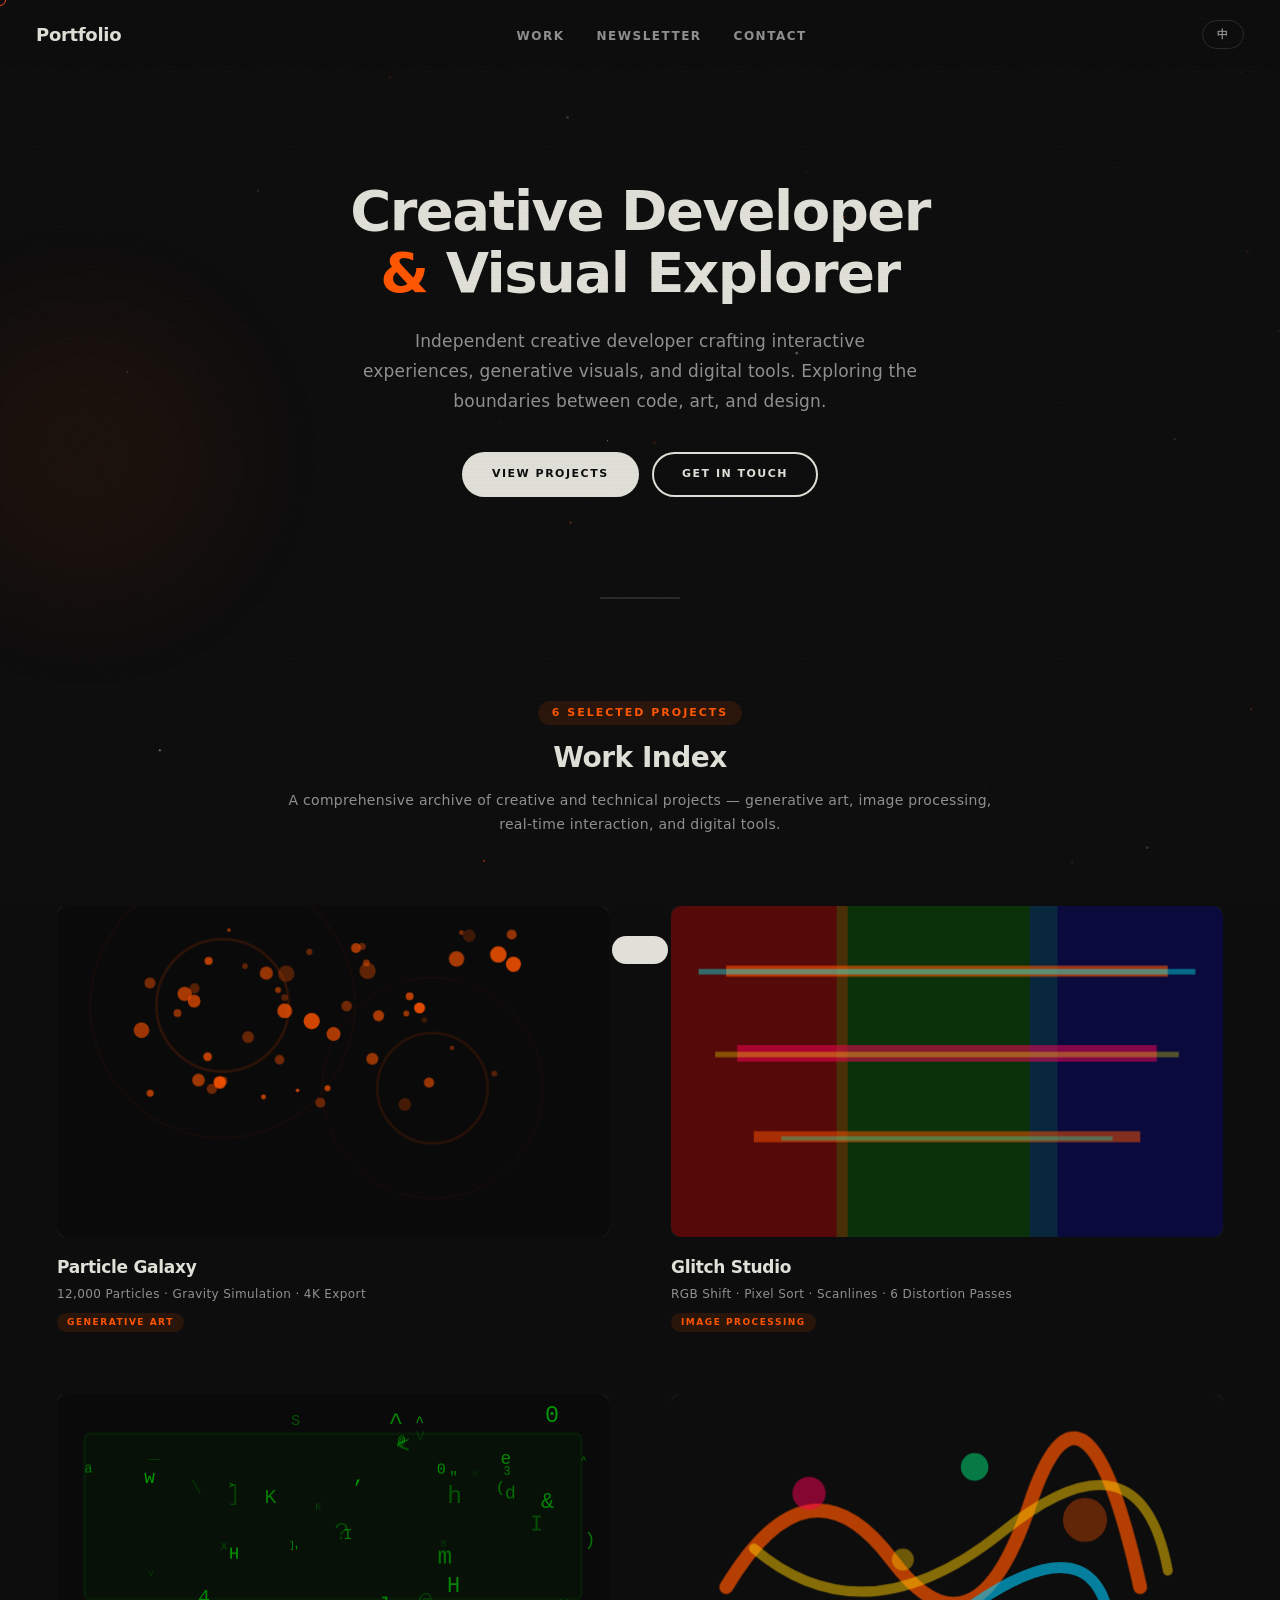
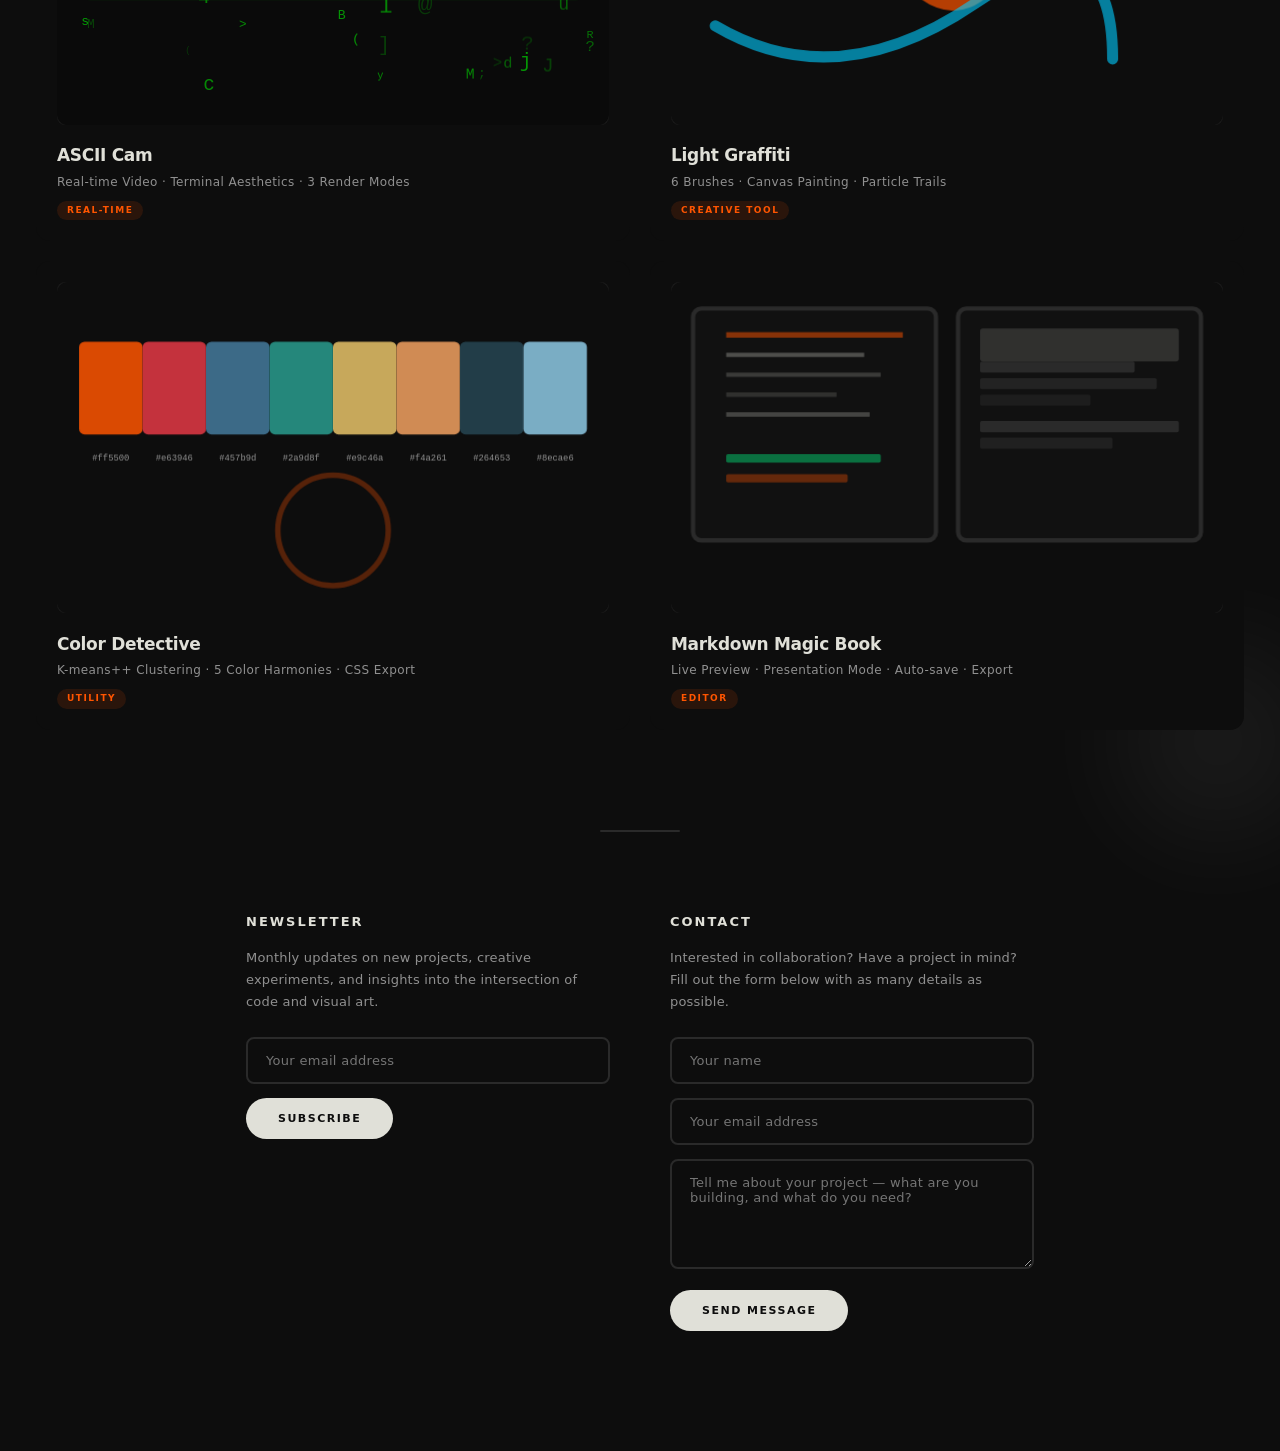
<file: portfolio/index.html>
<!DOCTYPE html>
<html lang="zh-CN">
<head>
<meta charset="UTF-8">
<meta name="viewport" content="width=device-width, initial-scale=1.0">
<title>Portfolio — Creative Developer</title>
<style>
  :root {
    --bg: #0d0d0d;
    --text: #e0e0d8;
    --text-dim: #909090;
    --text-faint: #555;
    --accent: #ff5500;
    --accent-soft: rgba(255,85,0,0.12);
    --border: #e0e0d8;
    --line: #2a2a2a;
    --radius-sm: 8px;
    --radius: 14px;
    --radius-lg: 20px;
    --ease: cubic-bezier(0.22, 0.61, 0.36, 1);
    --ease-out: cubic-bezier(0.16, 1, 0.3, 1);
    --ease-spring: cubic-bezier(0.34, 1.56, 0.64, 1);
  }
  * { margin:0; padding:0; box-sizing:border-box; }
  html { scroll-behavior: smooth; }
  body {
    background: var(--bg);
    font-family: 'Inter', 'Segoe UI', system-ui, -apple-system, sans-serif;
    color: var(--text);
    line-height: 1.5;
    -webkit-font-smoothing: antialiased;
    position: relative;
    cursor: none;
  }

  /* ── Custom Cursor ── */
  #cursor {
    position: fixed; width: 12px; height: 12px; border: 1.5px solid var(--accent);
    border-radius: 50%; pointer-events: none; z-index: 10000;
    transition: width 0.3s, height 0.3s, border-color 0.3s, background 0.3s;
    transform: translate(-50%, -50%); mix-blend-mode: difference;
  }
  #cursor.hover { width: 32px; height: 32px; background: rgba(255,85,0,0.15); border-color: #fff; }
  #cursor.click { width: 8px; height: 8px; background: var(--accent); border-color: var(--accent); }

  /* ── Scanline overlay ── */
  #scanlines {
    position: fixed; inset: 0; z-index: 9998; pointer-events: none;
    opacity: 0.03;
    background: repeating-linear-gradient(
      0deg,
      transparent,
      transparent 2px,
      rgba(0,0,0,0.3) 2px,
      rgba(0,0,0,0.3) 4px
    );
  }

  /* ── Mouse spotlight ── */
  #spotlight {
    position: fixed; pointer-events: none; z-index: 2;
    width: 700px; height: 700px; border-radius: 50%;
    background: radial-gradient(circle, rgba(255,85,0,0.045) 0%, transparent 65%);
    transform: translate(-50%, -50%); opacity: 0;
    transition: opacity 0.8s;
  }
  #spotlight.active { opacity: 1; }

  /* ── Background particles canvas ── */
  #particleCanvas {
    position: fixed; top: 0; left: 0; z-index: 0; pointer-events: none;
  }

  /* ── Card hover preview animations ── */
  .project-card .img-wrap { transform: translateZ(0); will-change: transform; }
  .project-card .img-wrap .placeholder { transition: opacity 0.3s; }
  .project-card .img-wrap .placeholder * { will-change: transform, opacity; }
  .project-card:hover .img-wrap .placeholder { opacity: 0.85; }

  /* Particle: stars twinkle — opacity only */
  .card-particle:hover .img-wrap .placeholder circle { animation: twinkle 1.5s ease-in-out infinite; }
  .card-particle:hover .img-wrap .placeholder circle:nth-child(odd) { animation-delay: 0.7s; }
  @keyframes twinkle { 0%,100%{opacity:0.15} 50%{opacity:0.7} }

  /* Glitch: RGB strips smooth wobble */
  .card-glitch:hover .img-wrap .placeholder rect:nth-child(n+2):nth-child(-n+4) { animation: rgbShift 0.6s ease-in-out infinite; }
  .card-glitch:hover .img-wrap .placeholder rect:nth-child(3) { animation-delay: 0.12s; }
  @keyframes rgbShift { 0%,100%{transform:translateX(0)} 50%{transform:translateX(4px)} }

  /* ASCII: smooth character shimmer */
  .card-ascii:hover .img-wrap .placeholder text { animation: flicker 1.2s ease-in-out infinite; }
  .card-ascii:hover .img-wrap .placeholder text:nth-child(odd) { animation-delay: 0.4s; animation-duration: 1.0s; }
  .card-ascii:hover .img-wrap .placeholder text:nth-child(3n) { animation-duration: 1.5s; }
  @keyframes flicker { 0%,100%{opacity:0.1} 30%{opacity:0.55} 60%{opacity:0.2} }

  /* Graffiti: brush stroke draw-in */
  .card-graffiti:hover .img-wrap .placeholder path { animation: drawIn 2s ease-in-out infinite; stroke-dasharray: 200; stroke-dashoffset: 200; }
  @keyframes drawIn { 0%{stroke-dashoffset:200} 50%{stroke-dashoffset:0} 100%{stroke-dashoffset:200} }

  /* Color: all swatches stretch upward from fixed bottom */
  .card-color .img-wrap .placeholder rect:not(:first-child) {
    transform: scaleY(1) !important;
    transform-origin: bottom !important;
    transition: transform 0.5s cubic-bezier(0.34,1.56,0.64,1) !important;
  }
  .card-color:hover .img-wrap .placeholder rect:not(:first-child) {
    transform: scaleY(1.35) !important;
  }

  /* MD Book: smooth cursor pulse */
  .card-mdbook:hover .img-wrap .placeholder line { animation: cursorBlink 0.9s ease-in-out infinite; }
  @keyframes cursorBlink { 0%,100%{opacity:0.45} 40%{opacity:0.05} 70%{opacity:0.35} }

  /* ── Grain texture overlay ── */
  body::before {
    content: ''; position: fixed; inset: 0; z-index: 9999; pointer-events: none;
    opacity: 0.025;
    background-image: url("data:image/svg+xml,%3Csvg viewBox='0 0 256 256' xmlns='http://www.w3.org/2000/svg'%3E%3Cfilter id='n'%3E%3CfeTurbulence type='fractalNoise' baseFrequency='0.9' numOctaves='4' stitchTiles='stitch'/%3E%3C/filter%3E%3Crect width='100%25' height='100%25' filter='url(%23n)'/%3E%3C/svg%3E");
    background-size: 256px 256px;
  }

  /* ── Scroll progress bar ── */
  .scroll-progress {
    position: fixed; top: 0; left: 0; height: 2px;
    background: var(--accent); z-index: 1000;
    width: 0%; transition: width 0.1s linear;
    border-radius: 0 2px 2px 0;
  }

  /* ── Header ── */
  header {
    position: fixed; top: 0; left: 0; right: 0; z-index: 100;
    display: flex; justify-content: space-between; align-items: center;
    padding: 20px 36px;
    background: rgba(13,13,13,0.85);
    backdrop-filter: blur(12px);
    border-bottom: 1px solid transparent;
    transition: all 0.4s var(--ease);
  }
  header.scrolled {
    border-bottom-color: var(--line);
    padding: 14px 36px;
  }
  .logo {
    font-size: 18px; font-weight: 700; letter-spacing: -0.3px;
    color: var(--text); text-decoration: none;
    transition: transform 0.3s var(--ease-spring);
  }
  .logo:hover { transform: scale(1.05); }
  .lang-toggle {
    background: none; border: 1px solid var(--line); color: var(--text-dim);
    font-family: inherit; font-size: 11px; font-weight: 600;
    padding: 6px 14px; border-radius: 50px; cursor: pointer;
    letter-spacing: 1px; transition: all 0.3s;
  }
  .lang-toggle:hover { border-color: var(--accent); color: var(--accent); }
  .nav-links { display: flex; gap: 32px; list-style: none; }
  .nav-links a {
    font-size: 12px; font-weight: 600; letter-spacing: 1.5px;
    text-transform: uppercase; color: var(--text-dim); text-decoration: none;
    transition: color 0.3s; position: relative;
    padding: 4px 0;
  }
  .nav-links a::after {
    content: ''; position: absolute; bottom: 0; left: 0; width: 0; height: 2px;
    background: var(--accent); border-radius: 2px;
    transition: width 0.3s var(--ease-out);
  }
  .nav-links a:hover { color: var(--accent); }
  .nav-links a:hover::after { width: 100%; }

  /* ── Hero ── */
  .hero {
    padding: 180px 32px 100px;
    max-width: 800px; margin: 0 auto;
    text-align: center;
  }
  .hero h1 {
    font-size: clamp(32px, 6vw, 56px); font-weight: 700;
    letter-spacing: -1.5px; line-height: 1.1;
    margin-bottom: 24px;
    animation: heroIn 0.9s var(--ease-out) both;
  }
  .hero h1 .accent { color: var(--accent); }
  @keyframes heroIn {
    from { opacity: 0; transform: translateY(30px); }
    to   { opacity: 1; transform: translateY(0); }
  }
  .hero p {
    font-size: 17px; color: var(--text-dim);
    max-width: 560px; margin: 0 auto 36px;
    letter-spacing: 0.2px; line-height: 1.75;
    animation: heroIn 0.9s var(--ease-out) 0.15s both;
  }
  .hero-links {
    display: flex; gap: 14px; justify-content: center; flex-wrap: wrap;
    animation: heroIn 0.9s var(--ease-out) 0.3s both;
  }
  .hero-links a {
    font-size: 11px; font-weight: 600; letter-spacing: 1.5px;
    text-transform: uppercase; padding: 12px 28px;
    border: 2px solid var(--border); color: var(--text);
    text-decoration: none; transition: all 0.35s var(--ease-out);
    border-radius: 50px;
  }
  .hero-links a:hover {
    transform: translateY(-2px);
    box-shadow: 0 6px 24px rgba(255,255,255,0.06);
  }
  .hero-links a.fill { background: var(--border); color: var(--bg); }
  .hero-links a.fill:hover { background: var(--accent); border-color: var(--accent); color: #fff; box-shadow: 0 6px 28px rgba(255,85,0,0.25); }
  .hero-links a:not(.fill):hover { border-color: var(--accent); color: var(--accent); }

  /* ── Floating accent shapes ── */
  .hero-shape {
    position: absolute; border-radius: 50%; pointer-events: none; z-index: 0;
    opacity: 0.06; filter: blur(60px);
  }
  .hero-shape.s1 { width: 300px; height: 300px; background: var(--accent); top: 10%; left: -5%; animation: float 12s ease-in-out infinite; }
  .hero-shape.s2 { width: 200px; height: 200px; background: #ffffff; bottom: 20%; right: -3%; animation: float 16s ease-in-out 3s infinite; }
  @keyframes float {
    0%, 100% { transform: translate(0, 0) scale(1); }
    33%      { transform: translate(30px, -20px) scale(1.1); }
    66%      { transform: translate(-20px, 15px) scale(0.9); }
  }

  /* ── Magnetic buttons ── */
  .magnetic {
    transition: transform 0.45s var(--ease-spring), box-shadow 0.35s var(--ease-out);
    will-change: transform;
  }

  /* ── Divider ── */
  .divider {
    border: none; border-top: 2px solid var(--line);
    max-width: 80px; margin: 0 auto;
    border-radius: 2px;
  }

  /* ── Section header ── */
  .section-header {
    padding: 100px 32px 48px; text-align: center;
    max-width: 800px; margin: 0 auto;
  }
  .section-header .count {
    font-size: 11px; font-weight: 600; letter-spacing: 2px;
    text-transform: uppercase; color: var(--accent);
    margin-bottom: 12px;
    display: inline-block;
    padding: 4px 14px; border-radius: 50px;
    background: var(--accent-soft);
  }
  .section-header h2 {
    font-size: 28px; font-weight: 700; letter-spacing: -0.5px;
    margin-bottom: 10px;
  }
  .section-header .sub {
    font-size: 14px; color: var(--text-dim); letter-spacing: 0.3px;
    line-height: 1.7;
  }

  /* ── Project Grid ── */
  .project-grid {
    display: grid;
    grid-template-columns: repeat(auto-fill, minmax(400px, 1fr));
    gap: 20px;
    padding: 0 36px 100px;
    max-width: 1600px; margin: 0 auto;
  }
  .project-card {
    background: var(--bg);
    border-radius: var(--radius);
    transition: box-shadow 0.5s var(--ease-out), border-color 0.5s var(--ease-out);
    position: relative;
    border: 1px solid transparent;
    animation: cardIn 0.7s var(--ease-out) both;
    transform-style: preserve-3d;
    perspective: 1200px;
  }
  .project-card.revealed {
    animation: cardIn 0.7s var(--ease-out) both;
  }
  @keyframes cardIn {
    from { opacity: 0; transform: translateY(40px); }
    to   { opacity: 1; transform: translateY(0); }
  }
  .project-card:hover {
    box-shadow: 0 20px 50px rgba(255,85,0,0.08);
    border-color: var(--line);
  }
  .project-card.tilting {
    transition: transform 0.15s ease-out, box-shadow 0.5s var(--ease-out), border-color 0.5s var(--ease-out);
  }

  /* Card shine overlay */
  .card-shine {
    position: absolute; inset: 0; border-radius: var(--radius);
    pointer-events: none; z-index: 1;
    opacity: 0; transition: opacity 0.4s;
  }
  .project-card:hover .card-shine {
    opacity: 1;
  }

  .project-card a {
    display: block; text-decoration: none; color: inherit;
    padding: 20px;
  }

  /* Image container */
  .img-wrap {
    position: relative; width: 100%; overflow: hidden;
    background: #1a1a1a;
    margin-bottom: 18px;
    border-radius: var(--radius-sm);
  }
  .img-wrap .placeholder { width: 100%; display: block; border-radius: var(--radius-sm); }
  .img-wrap .full-img {
    position: absolute; inset: 0; width: 100%; height: 100%;
    object-fit: cover; opacity: 0;
    transition: opacity 0.7s ease, transform 0.7s var(--ease-out);
    border-radius: var(--radius-sm);
  }
  .img-wrap .full-img.loaded { opacity: 1; }
  .project-card:hover .img-wrap .full-img.loaded {
    transform: scale(1.04);
  }

  .img-wrap .blur-preview {
    position: absolute; inset: 0; width: 100%; height: 100%;
    object-fit: cover; filter: blur(24px); transform: scale(1.12);
    transition: opacity 0.6s ease;
    border-radius: var(--radius-sm);
  }
  .img-wrap .blur-preview.fade-out { opacity: 0; }

  .img-wrap .hover-arrow {
    position: absolute; top: 14px; right: 14px;
    width: 38px; height: 38px; border-radius: 50%;
    background: rgba(255,255,255,0.9);
    display: flex; align-items: center; justify-content: center;
    font-size: 16px; color: var(--text);
    opacity: 0; transform: translateX(-6px);
    transition: all 0.35s var(--ease-out);
    pointer-events: none;
  }
  .project-card:hover .hover-arrow {
    opacity: 1; transform: translateX(0);
  }

  .project-title {
    font-size: 17px; font-weight: 700; letter-spacing: -0.3px;
    margin-bottom: 4px; transition: color 0.3s;
  }
  .project-card:hover .project-title { color: var(--accent); }
  .project-credit {
    font-size: 12px; color: var(--text-dim); letter-spacing: 0.4px;
  }
  .project-tag {
    display: inline-block; font-size: 9px; font-weight: 600;
    letter-spacing: 1.5px; text-transform: uppercase;
    color: var(--accent); margin-top: 10px;
    padding: 3px 10px; border-radius: 50px;
    background: var(--accent-soft);
  }

  /* ── Forms Section ── */
  .forms-section {
    padding: 80px 36px 120px;
    max-width: 860px; margin: 0 auto;
    display: grid; grid-template-columns: 1fr 1fr;
    gap: 60px;
  }
  .form-block h3 {
    font-size: 13px; font-weight: 700; letter-spacing: 2px;
    text-transform: uppercase; margin-bottom: 16px;
  }
  .form-block p {
    font-size: 13px; color: var(--text-dim); margin-bottom: 24px;
    letter-spacing: 0.2px; line-height: 1.7;
  }
  .form-block input, .form-block textarea {
    width: 100%; padding: 14px 18px; margin-bottom: 14px;
    background: transparent; border: 2px solid var(--line);
    font-size: 13px; font-family: inherit; color: var(--text);
    outline: none; transition: all 0.35s var(--ease-out);
    letter-spacing: 0.3px; border-radius: var(--radius-sm);
  }
  .form-block input:focus, .form-block textarea:focus {
    border-color: var(--accent);
    box-shadow: 0 0 0 4px rgba(255,85,0,0.06);
    transform: translateY(-1px);
  }
  .form-block textarea { resize: vertical; min-height: 110px; }
  .form-block button {
    font-size: 11px; font-weight: 600; letter-spacing: 1.5px;
    text-transform: uppercase; padding: 14px 32px;
    background: var(--border); color: var(--bg); border: none;
    cursor: pointer; transition: all 0.35s var(--ease-out);
    font-family: inherit; border-radius: 50px;
  }
  .form-block button:hover {
    background: var(--accent); color: #fff;
    transform: translateY(-2px);
    box-shadow: 0 8px 28px rgba(255,85,0,0.25);
  }
  .form-block button:active { transform: scale(0.97); }

  /* Toast notification */
  .toast {
    position: fixed; bottom: 36px; left: 50%; transform: translateX(-50%) translateY(100px);
    background: var(--border); color: var(--bg);
    padding: 14px 28px; border-radius: 50px;
    font-size: 13px; font-weight: 600; letter-spacing: 0.5px;
    z-index: 1000; transition: transform 0.5s var(--ease-spring);
    pointer-events: none;
  }
  .toast.show { transform: translateX(-50%) translateY(0); }

  /* ── Cursor glow on cards ── */
  .project-card .glow {
    position: absolute; inset: 0; border-radius: var(--radius);
    opacity: 0; transition: opacity 0.4s;
    pointer-events: none; z-index: 0;
  }
  .project-card:hover .glow {
    opacity: 1;
  }

  /* ── Responsive ── */
  @media (max-width: 960px) {
    .project-grid { grid-template-columns: repeat(auto-fill, minmax(300px, 1fr)); }
  }
  @media (max-width: 768px) {
    .hero { padding: 140px 20px 70px; }
    .hero h1 { font-size: 28px; }
    .project-grid { grid-template-columns: 1fr; padding: 0 20px 80px; gap: 12px; }
    .forms-section { grid-template-columns: 1fr; gap: 48px; padding: 60px 20px 80px; }
    header { padding: 14px 20px; }
    .nav-links { gap: 16px; }
    .section-header { padding: 70px 20px 36px; }
    .hero-shape { display: none; }
  }

  /* ── Touch device fallback ── */
  @media (hover: none) and (pointer: coarse) {
    body { cursor: auto; }
    #cursor, #spotlight, #scanlines, #particleCanvas { display: none; }
    .project-card:hover { transform: none; }
    .project-card.tilting { transition: none; }
    .magnetic { transition: none; }
  }
</style>
</head>
<body>

<canvas id="particleCanvas"></canvas>
<div id="spotlight"></div>
<div id="scanlines"></div>
<div id="cursor"></div>

<div class="scroll-progress" id="scrollProgress"></div>

<div class="hero-shape s1"></div>
<div class="hero-shape s2"></div>

<header id="header">
  <a href="#" class="logo" data-i18n="logo">Portfolio</a>
  <nav>
    <ul class="nav-links">
      <li><a href="#work" data-i18n="nav.work">Work</a></li>
      <li><a href="#newsletter" data-i18n="nav.newsletter">Newsletter</a></li>
      <li><a href="#contact" data-i18n="nav.contact">Contact</a></li>
    </ul>
  </nav>
  <button class="lang-toggle" id="langToggle" data-i18n-title="lang.switch" data-i18n="lang.btn">中</button>
</header>

<section class="hero" style="position:relative; z-index:1;">
  <h1><span data-i18n="hero.line1">Creative Developer</span><br><span class="accent">&amp;</span> <span data-i18n="hero.line2">Visual Explorer</span></h1>
  <p data-i18n="hero.desc">
    Independent creative developer crafting interactive experiences,
    generative visuals, and digital tools. Exploring the boundaries
    between code, art, and design.
  </p>
  <div class="hero-links">
    <a href="#work" class="fill" data-i18n="hero.cta1">View Projects</a>
    <a href="#contact" data-i18n="hero.cta2">Get in Touch</a>
  </div>
</section>

<hr class="divider">

<section id="work">
  <div class="section-header">
    <div class="count" data-i18n="work.count">6 Selected Projects</div>
    <h2 data-i18n="work.title">Work Index</h2>
    <p class="sub" data-i18n="work.sub">A comprehensive archive of creative and technical projects — generative art, image processing, real-time interaction, and digital tools.</p>
  </div>

  <div class="project-grid" id="projectGrid"></div>
</section>

<hr class="divider">

<section class="forms-section" id="newsletter">
  <div class="form-block">
    <h3 data-i18n="newsletter.title">Newsletter</h3>
    <p data-i18n="newsletter.desc">Monthly updates on new projects, creative experiments, and insights into the intersection of code and visual art.</p>
    <form id="newsletterForm">
      <input type="email" data-i18n-placeholder="newsletter.placeholder" placeholder="Your email address" required>
      <button type="submit" data-i18n="newsletter.btn">Subscribe</button>
    </form>
  </div>

  <div class="form-block" id="contact">
    <h3 data-i18n="contact.title">Contact</h3>
    <p data-i18n="contact.desc">Interested in collaboration? Have a project in mind? Fill out the form below with as many details as possible.</p>
    <form id="contactForm">
      <input type="text" data-i18n-placeholder="contact.name" placeholder="Your name" required>
      <input type="email" data-i18n-placeholder="contact.email" placeholder="Your email address" required>
      <textarea data-i18n-placeholder="contact.msg" placeholder="Tell me about your project — what are you building, and what do you need?" required></textarea>
      <button type="submit" data-i18n="contact.btn">Send Message</button>
    </form>
  </div>
</section>

<div class="toast" id="toast"></div>

<script>
// ── i18n Translation Engine ──
const DICT = {
  en: {
    'page.title':'Portfolio — Creative Developer',
    'logo':'Portfolio',
    'lang.btn':'中',
    'lang.switch':'Switch Language',
    'nav.work':'Work','nav.newsletter':'Newsletter','nav.contact':'Contact',
    'hero.line1':'Creative Developer','hero.line2':'Visual Explorer',
    'hero.desc':'Independent creative developer crafting interactive experiences, generative visuals, and digital tools. Exploring the boundaries between code, art, and design.',
    'hero.cta1':'View Projects','hero.cta2':'Get in Touch',
    'work.count':'6 Selected Projects','work.title':'Work Index',
    'work.sub':'A comprehensive archive of creative and technical projects — generative art, image processing, real-time interaction, and digital tools.',
    'newsletter.title':'Newsletter','newsletter.desc':'Monthly updates on new projects, creative experiments, and insights into the intersection of code and visual art.',
    'newsletter.placeholder':'Your email address','newsletter.btn':'Subscribe',
    'contact.title':'Contact','contact.desc':'Interested in collaboration? Have a project in mind? Fill out the form below with as many details as possible.',
    'contact.name':'Your name','contact.email':'Your email address',
    'contact.msg':'Tell me about your project — what are you building, and what do you need?',
    'contact.btn':'Send Message',
    'footer':'© 2026 · Built with plain HTML/CSS/JS · No frameworks, no bloat',
    'toast.subscribed':'✓ Subscribed! Welcome aboard.',
    'toast.sent':'✓ Message sent! I\'ll get back to you within 24h.',
    'project.particle.title':'Particle Galaxy','project.particle.credit':'12,000 Particles · Gravity Simulation · 4K Export','project.particle.tag':'Generative Art',
    'project.glitch.title':'Glitch Studio','project.glitch.credit':'RGB Shift · Pixel Sort · Scanlines · 6 Distortion Passes','project.glitch.tag':'Image Processing',
    'project.ascii.title':'ASCII Cam','project.ascii.credit':'Real-time Video · Terminal Aesthetics · 3 Render Modes','project.ascii.tag':'Real-time',
    'project.graffiti.title':'Light Graffiti','project.graffiti.credit':'6 Brushes · Canvas Painting · Particle Trails','project.graffiti.tag':'Creative Tool',
    'project.color.title':'Color Detective','project.color.credit':'K-means++ Clustering · 5 Color Harmonies · CSS Export','project.color.tag':'Utility',
    'project.mdbook.title':'Markdown Magic Book','project.mdbook.credit':'Live Preview · Presentation Mode · Auto-save · Export','project.mdbook.tag':'Editor',
    'coming.soon':'Coming soon',
  },
  zh: {
    'page.title':'Portfolio — 创意开发者',
    'logo':'作品集',
    'lang.btn':'EN',
    'lang.switch':'切换语言',
    'nav.work':'作品','nav.newsletter':'订阅','nav.contact':'联系',
    'hero.line1':'创意开发者','hero.line2':'视觉探索者',
    'hero.desc':'独立创意开发者，专注于打造交互体验、生成式视觉与数字工具。在代码、艺术与设计的交叉地带持续探索。',
    'hero.cta1':'浏览项目','hero.cta2':'联系我',
    'work.count':'6 个精选项目','work.title':'作品索引',
    'work.sub':'创意与技术项目档案 —— 涵盖生成艺术、图像处理、实时交互与数字工具。',
    'newsletter.title':'邮件订阅','newsletter.desc':'每月更新：新项目发布、创意实验分享，以及代码与视觉艺术交汇处的思考。',
    'newsletter.placeholder':'你的邮箱地址','newsletter.btn':'订阅',
    'contact.title':'联系我','contact.desc':'有合作意向？有项目想法？请填写下方表单，尽量详细地描述需求。',
    'contact.name':'你的名字','contact.email':'你的邮箱地址',
    'contact.msg':'告诉我你想做什么项目，需要什么样的帮助？',
    'contact.btn':'发送消息',
    'footer':'© 2026 · 纯 HTML/CSS/JS 构建 · 零框架，零冗余',
    'toast.subscribed':'✓ 订阅成功！欢迎加入。',
    'toast.sent':'✓ 消息已发送！我会在 24 小时内回复。',
    'project.particle.title':'粒子银河','project.particle.credit':'12,000 粒子 · 重力模拟 · 4K 导出','project.particle.tag':'生成艺术',
    'project.glitch.title':'Glitch 工作室','project.glitch.credit':'RGB 偏移 · 像素排序 · 扫描线 · 6 种特效','project.glitch.tag':'图像处理',
    'project.ascii.title':'ASCII 字符相机','project.ascii.credit':'实时视频 · 终端美学 · 3 种渲染模式','project.ascii.tag':'实时视频',
    'project.graffiti.title':'光影涂鸦','project.graffiti.credit':'6 支画笔 · 画布绘画 · 粒子轨迹','project.graffiti.tag':'创意工具',
    'project.color.title':'配色侦探','project.color.credit':'K-means++ 聚类 · 5 种配色方案 · CSS 导出','project.color.tag':'实用工具',
    'project.mdbook.title':'Markdown 魔法书','project.mdbook.credit':'实时预览 · 演示模式 · 自动保存 · 导出','project.mdbook.tag':'编辑器',
    'coming.soon':'即将推出',
  }
};

let currentLang = localStorage.getItem('lang') || 'en';
function t(key){ return (DICT[currentLang]||DICT.en)[key] || key; }
function applyLang(){
  document.documentElement.lang = currentLang === 'zh' ? 'zh-CN' : 'en';
  // Text content
  document.querySelectorAll('[data-i18n]').forEach(function(el){ el.textContent = t(el.dataset.i18n); });
  // Placeholders
  document.querySelectorAll('[data-i18n-placeholder]').forEach(function(el){ el.placeholder = t(el.dataset.i18nPlaceholder); });
  // Title attributes
  document.querySelectorAll('[data-i18n-title]').forEach(function(el){ el.title = t(el.dataset.i18nTitle); });
  // Page title
  document.title = t('page.title');
  // Project cards — re-render
  renderProjects();
  // Toggle button
  var btn = document.getElementById('langToggle');
  if(btn) btn.textContent = t('lang.btn');
  localStorage.setItem('lang', currentLang);
}
document.getElementById('langToggle').addEventListener('click', function(){
  currentLang = currentLang === 'zh' ? 'en' : 'zh';
  applyLang();
});

// ── Toast helper ──
function showToast(msg) {
  var t = document.getElementById('toast');
  t.textContent = msg;
  t.classList.add('show');
  setTimeout(function(){ t.classList.remove('show'); }, 2800);
}

// ── Project Data ──
var projectKeys = ['particle','glitch','ascii','graffiti','color','mdbook'];
var projectUrls = [
  '../project/particle-galaxy/index.html',
  '../project/glitch-studio/index.html',
  '../project/ascii-cam/index.html',
  '../project/light-graffiti/index.html',
  '../project/color-detective/index.html',
  '../project/md-magic-book/index.html'
];

// ── Themed SVG Preview generators ──
function generatePlaceholder(key) {
  var svg = '';
  switch (key) {
    case 'particle':
      // Dark space with orange particle field + gravity wells
      var stars = '';
      for (var s=0; s<50; s++) { stars += '<circle cx="'+(15+Math.random()*70)+'%" cy="'+(5+Math.random()*55)+'%" r="'+(0.3+Math.random()*1.2)+'" fill="#ff5500" opacity="'+(0.2+Math.random()*0.7)+'"/>'; }
      svg = '<rect width="100%" height="100%" rx="2" fill="#0a0a0a"/>' +
        '<circle cx="30%" cy="30%" r="12" fill="none" stroke="rgba(255,85,0,0.15)" stroke-width="0.5"/><circle cx="30%" cy="30%" r="24" fill="none" stroke="rgba(255,85,0,0.06)" stroke-width="0.3"/>' +
        '<circle cx="68%" cy="55%" r="10" fill="none" stroke="rgba(255,85,0,0.12)" stroke-width="0.5"/><circle cx="68%" cy="55%" r="20" fill="none" stroke="rgba(255,85,0,0.05)" stroke-width="0.3"/>' +
        stars;
      break;
    case 'glitch':
      // RGB shift / glitch strips
      svg = '<defs><clipPath id="gc"><rect width="100%" height="100%" rx="2"/></clipPath></defs>' +
        '<rect width="100%" height="100%" rx="2" fill="#0d0d0d"/>' +
        '<g clip-path="url(#gc)">' +
        '<rect x="-3%" y="0" width="35%" height="100%" fill="#ff0000" opacity="0.3"/><rect x="30%" y="0" width="40%" height="100%" fill="#00ff00" opacity="0.15"/><rect x="65%" y="0" width="38%" height="100%" fill="#0000ff" opacity="0.2"/>' +
        '<rect x="10%" y="18%" width="80%" height="2" fill="#ff5500" opacity="0.6"/><rect x="5%" y="19%" width="90%" height="1" fill="#00ffff" opacity="0.4"/>' +
        '<rect x="12%" y="42%" width="76%" height="3" fill="#ff0055" opacity="0.5"/><rect x="8%" y="44%" width="84%" height="1" fill="#ffff00" opacity="0.3"/>' +
        '<rect x="15%" y="68%" width="70%" height="2" fill="#ff5500" opacity="0.5"/><rect x="20%" y="69.5%" width="60%" height="0.8" fill="#00ffcc" opacity="0.3"/>' +
        '</g>';
      break;
    case 'ascii':
      // Green terminal / matrix-style
      var chars = '';
      for (var c=0; c<60; c++) { chars += '<text x="'+(3+Math.random()*94)+'%" y="'+(8+Math.random()*82)+'%" font-family="monospace" font-size="'+(1.5+Math.random()*3)+'" fill="#0f0" opacity="'+(0.12+Math.random()*0.5)+'">' + String.fromCharCode(33+Math.floor(Math.random()*90)) + '</text>'; }
      svg = '<rect width="100%" height="100%" rx="2" fill="#0a0a0a"/>' +
        '<rect x="5%" y="12%" width="90%" height="50%" rx="1" fill="#020" opacity="0.3" stroke="#0f0" stroke-width="0.5" stroke-opacity="0.2"/>' +
        chars;
      break;
    case 'graffiti':
      // Colorful brush strokes on dark canvas
      svg = '<rect width="100%" height="100%" rx="2" fill="#0d0d0d"/>' +
        '<path d="M10,35 Q25,10 40,30 T65,20 T85,35" stroke="#ff5500" stroke-width="2.5" fill="none" opacity="0.7" stroke-linecap="round"/>' +
        '<path d="M8,42 Q30,55 55,38 T80,48" stroke="#00ccff" stroke-width="2" fill="none" opacity="0.6" stroke-linecap="round"/>' +
        '<path d="M15,28 Q35,45 60,25 T90,32" stroke="#ffcc00" stroke-width="1.8" fill="none" opacity="0.5" stroke-linecap="round"/>' +
        '<circle cx="25%" cy="30%" r="3" fill="#ff0055" opacity="0.5"/><circle cx="55%" cy="22%" r="2.5" fill="#00ff88" opacity="0.45"/>' +
        '<circle cx="75%" cy="38%" r="4" fill="#ff5500" opacity="0.35"/><circle cx="42%" cy="50%" r="2" fill="#ffcc00" opacity="0.4"/>';
      break;
    case 'color':
      // Color swatches / palette gradient
      var swatches = '';
      var paletteColors = ['#ff5500','#e63946','#457b9d','#2a9d8f','#e9c46a','#f4a261','#264653','#8ecae6'];
      var swW = 92/paletteColors.length;
      for (var sw=0; sw<paletteColors.length; sw++) {
        swatches += '<rect x="'+(4+sw*swW)+'%" y="18%" width="'+swW+'%" height="28%" rx="1" fill="'+paletteColors[sw]+'" opacity="0.85"/>' +
          '<text x="'+(4+sw*swW+swW/2)+'%" y="54%" text-anchor="middle" font-family="monospace" font-size="1.6" fill="#fff" opacity="0.55">'+paletteColors[sw]+'</text>';
      }
      svg = '<rect width="100%" height="100%" rx="2" fill="#0d0d0d"/>' +
        swatches +
        '<circle cx="50%" cy="75%" r="10" fill="none" stroke="rgba(255,85,0,0.3)" stroke-width="1"/>';
      break;
    case 'mdbook':
      // Code editor with markdown preview
      svg = '<rect width="100%" height="100%" rx="2" fill="#0d0d0d"/>' +
        // Editor panel
        '<rect x="4%" y="8%" width="44%" height="70%" rx="1.5" fill="#111" stroke="#2a2a2a" stroke-width="0.8"/>' +
        '<line x1="10%" y1="16%" x2="42%" y2="16%" stroke="#ff5500" stroke-width="1" opacity="0.5"/>' +
        '<line x1="10%" y1="22%" x2="35%" y2="22%" stroke="#e0e0d8" stroke-width="0.8" opacity="0.3"/>' +
        '<line x1="10%" y1="28%" x2="38%" y2="28%" stroke="#e0e0d8" stroke-width="0.8" opacity="0.2"/>' +
        '<line x1="10%" y1="34%" x2="30%" y2="34%" stroke="#e0e0d8" stroke-width="0.8" opacity="0.15"/>' +
        '<line x1="10%" y1="40%" x2="36%" y2="40%" stroke="#e0e0d8" stroke-width="0.8" opacity="0.25"/>' +
        // Preview panel
        '<rect x="52%" y="8%" width="44%" height="70%" rx="1.5" fill="#111" stroke="#2a2a2a" stroke-width="0.8"/>' +
        '<rect x="56%" y="14%" width="36%" height="6" rx="0.5" fill="#e0e0d8" opacity="0.15"/>' +
        '<rect x="56%" y="24%" width="28%" height="2" rx="0.3" fill="#909090" opacity="0.2"/>' +
        '<rect x="56%" y="29%" width="32%" height="2" rx="0.3" fill="#909090" opacity="0.15"/>' +
        '<rect x="56%" y="34%" width="20%" height="2" rx="0.3" fill="#909090" opacity="0.1"/>' +
        '<rect x="56%" y="42%" width="36%" height="2" rx="0.3" fill="#909090" opacity="0.2"/>' +
        '<rect x="56%" y="47%" width="24%" height="2" rx="0.3" fill="#909090" opacity="0.12"/>' +
        // Code highlight
        '<rect x="10%" y="52%" width="28%" height="1.5" rx="0.3" fill="#00ff88" opacity="0.4"/>' +
        '<rect x="10%" y="58%" width="22%" height="1.5" rx="0.3" fill="#ff5500" opacity="0.35"/>';
      break;
  }
  return '<svg class="placeholder" viewBox="0 0 100 60" xmlns="http://www.w3.org/2000/svg" preserveAspectRatio="xMidYMid slice">' + svg + '</svg>';
}

// ── Render Project Cards ──
function renderProjects(){
  var grid = document.getElementById('projectGrid');
  grid.innerHTML = '';
  projectKeys.forEach(function(key, idx){
    var card = document.createElement('div');
    card.className = 'project-card card-' + key;
    card.style.animationDelay = (idx * 0.06) + 's';
    var placeholderSvg = generatePlaceholder(key);
    var url = projectUrls[idx];
    var title = t('project.'+key+'.title');
    var credit = t('project.'+key+'.credit');
    var tag = t('project.'+key+'.tag');

    var link = document.createElement('a');
    link.href = url; link.target = '_blank'; link.rel = 'noopener';
    link.innerHTML =
      '<div class="img-wrap">' +
        placeholderSvg +
        '<div class="hover-arrow">↗</div>' +
      '</div>' +
      '<div class="project-title">' + title + '</div>' +
      '<div class="project-credit">' + credit + '</div>' +
      '<span class="project-tag">' + tag + '</span>';
    card.appendChild(link);
    grid.appendChild(card);
  });

  // Re-observe new cards
  document.querySelectorAll('.project-card').forEach(function(card){
    card.style.animationPlayState = 'paused';
    observer.observe(card);
  });
  setupLazyImages();
  bindAllEffects();
  setTimeout(function(){
    document.querySelectorAll('.project-card').forEach(function(c){ c.style.animationPlayState = 'running'; });
  }, 200);
}

// ── Intersection Observer — reveal cards on scroll ──
var observer = new IntersectionObserver(function(entries) {
  entries.forEach(function(entry) {
    if (entry.isIntersecting) {
      entry.target.style.animationPlayState = 'running';
      observer.unobserve(entry.target);
    }
  });
}, { threshold: 0.1, rootMargin: '0px 0px -40px 0px' });

// Forms section reveal
const formsObserver = new IntersectionObserver((entries) => {
  entries.forEach(entry => {
    if (entry.isIntersecting) {
      entry.target.querySelectorAll('.form-block').forEach((fb, i) => {
        fb.style.animation = `heroIn 0.7s var(--ease-out) ${i*0.15}s both`;
      });
      formsObserver.unobserve(entry.target);
    }
  });
}, { threshold: 0.15 });
const formsSection = document.querySelector('.forms-section');
if (formsSection) {
  document.querySelectorAll('.form-block').forEach(fb => { fb.style.opacity = '0'; });
  formsObserver.observe(formsSection);
}

// ── Blur-up lazy loading ──
function setupLazyImages() {
  document.querySelectorAll('.full-img[data-src]').forEach(img => {
    const src = img.getAttribute('data-src');
    if (!src) return;
    const preview = img.parentElement.querySelector('.blur-preview');
    if (!preview) { img.src = src; img.classList.add('loaded'); return; }

    const tempImg = new Image();
    tempImg.crossOrigin = 'anonymous';
    tempImg.onload = () => {
      const canvas = document.createElement('canvas');
      const maxDim = 40, ratio = tempImg.width / tempImg.height;
      if (ratio > 1) { canvas.width = maxDim; canvas.height = Math.round(maxDim / ratio); }
      else { canvas.height = maxDim; canvas.width = Math.round(maxDim * ratio); }
      const ctx = canvas.getContext('2d');
      ctx.drawImage(tempImg, 0, 0, canvas.width, canvas.height);
      preview.src = canvas.toDataURL('image/jpeg', 0.08);
      preview.style.display = 'block';
      const fullImg = new Image();
      fullImg.onload = () => { img.src = src; img.classList.add('loaded'); preview.classList.add('fade-out'); setTimeout(() => { preview.style.display = 'none'; }, 600); };
      fullImg.src = src;
    };
    tempImg.onerror = () => { img.src = src; img.classList.add('loaded'); };
    tempImg.src = src;
  });
}

// ── Scroll progress bar ──
window.addEventListener('scroll', () => {
  const header = document.getElementById('header');
  header.classList.toggle('scrolled', window.scrollY > 50);

  const scrollH = document.documentElement.scrollHeight - window.innerHeight;
  const pct = scrollH > 0 ? (window.scrollY / scrollH) * 100 : 0;
  document.getElementById('scrollProgress').style.width = pct + '%';
});

// ── Background Particles ──
(function(){
  const canvas = document.getElementById('particleCanvas');
  const ctx = canvas.getContext('2d');
  let w, h;

  function resize(){
    w = canvas.width  = window.innerWidth;
    h = canvas.height = window.innerHeight;
  }
  resize();
  window.addEventListener('resize', resize);

  const particles = [];
  const COUNT = 30;
  for (let i = 0; i < COUNT; i++) {
    particles.push({
      x: Math.random() * w,
      y: Math.random() * h,
      r: Math.random() * 1.2 + 0.4,
      vx: (Math.random() - 0.5) * 0.25,
      vy: (Math.random() - 0.5) * 0.25,
      hue: Math.random() > 0.6 ? 25 : 0, // warm orange or white
      alpha: Math.random() * 0.35 + 0.08,
      pulse: Math.random() * Math.PI * 2
    });
  }

  function draw(){
    ctx.clearRect(0, 0, w, h);
    for (let i = 0; i < COUNT; i++) {
      const p = particles[i];
      p.pulse += 0.008;
      const alpha = p.alpha + Math.sin(p.pulse) * 0.1;

      p.x += p.vx;
      p.y += p.vy;

      // Wrap around edges
      if (p.x < -10) p.x = w + 10;
      if (p.x > w + 10) p.x = -10;
      if (p.y < -10) p.y = h + 10;
      if (p.y > h + 10) p.y = -10;

      ctx.beginPath();
      ctx.arc(p.x, p.y, p.r, 0, Math.PI * 2);
      if (p.hue === 25) {
        ctx.fillStyle = `rgba(255,85,0,${alpha})`;
      } else {
        ctx.fillStyle = `rgba(255,255,255,${alpha})`;
      }
      ctx.fill();
    }
    requestAnimationFrame(draw);
  }
  draw();
})();

// ── Custom Cursor + Spotlight ──
const cursorEl = document.getElementById('cursor');
const spotlight = document.getElementById('spotlight');
let mouseX = -1000, mouseY = -1000;

document.addEventListener('mousemove', function(e) {
  mouseX = e.clientX;
  mouseY = e.clientY;
  cursorEl.style.left = e.clientX + 'px';
  cursorEl.style.top = e.clientY + 'px';
  spotlight.style.left = e.clientX + 'px';
  spotlight.style.top = e.clientY + 'px';
  spotlight.classList.add('active');
});
document.addEventListener('mouseleave', function() {
  spotlight.classList.remove('active');
});
document.addEventListener('mousedown', function() { cursorEl.classList.add('click'); });
document.addEventListener('mouseup',   function() { cursorEl.classList.remove('click'); });
document.querySelectorAll('a,button,input,textarea,[role="button"]').forEach(function(el) {
  el.addEventListener('mouseenter', function() { cursorEl.classList.add('hover'); });
  el.addEventListener('mouseleave', function() { cursorEl.classList.remove('hover'); });
});

// ── Card 3D Tilt ──
function setupCardTilt(card) {
  // Add shine element
  const shine = document.createElement('div');
  shine.className = 'card-shine';
  card.appendChild(shine);

  card.addEventListener('mousemove', function(e) {
    const rect = card.getBoundingClientRect();
    const x = e.clientX - rect.left;
    const y = e.clientY - rect.top;
    const cx = rect.width / 2;
    const cy = rect.height / 2;
    const rx = ((y - cy) / cy) * -12; // rotateX
    const ry = ((x - cx) / cx) * 8;   // rotateY

    card.classList.add('tilting');
    card.style.transform = `perspective(1200px) translateY(-6px) rotateX(${rx}deg) rotateY(${ry}deg)`;

    // Dynamic shine
    const shineX = (x / rect.width) * 100;
    const shineY = (y / rect.height) * 100;
    shine.style.background = `radial-gradient(circle at ${shineX}% ${shineY}%, rgba(255,255,255,0.06) 0%, transparent 55%)`;
  });

  card.addEventListener('mouseleave', function() {
    card.classList.remove('tilting');
    card.style.transform = 'perspective(1200px) translateY(0) rotateX(0) rotateY(0)';
    shine.style.background = '';
  });
}

// ── Magnetic Buttons ──
function setupMagnetic(el) {
  el.classList.add('magnetic');

  el.addEventListener('mousemove', function(e) {
    const rect = el.getBoundingClientRect();
    const x = e.clientX - rect.left;
    const y = e.clientY - rect.top;
    const cx = rect.width / 2;
    const cy = rect.height / 2;
    const dx = (x - cx) * 0.3;
    const dy = (y - cy) * 0.3;
    el.style.transform = `translate(${dx}px, ${dy}px)`;
  });

  el.addEventListener('mouseleave', function() {
    el.style.transform = 'translate(0, 0)';
  });
}

// ── Apply effects after each render ──
function bindAllEffects() {
  document.querySelectorAll('.project-card').forEach(setupCardTilt);
  document.querySelectorAll('.hero-links a, .form-block button, .lang-toggle, .logo').forEach(setupMagnetic);
  // Re-bind cursor hover for newly rendered elements
  document.querySelectorAll('a,button,input,textarea,[role="button"]').forEach(function(el) {
    // Avoid duplicate listeners — simple approach: set a flag
    if (!el.dataset.cursorBound) {
      el.dataset.cursorBound = '1';
      el.addEventListener('mouseenter', function() { cursorEl.classList.add('hover'); });
      el.addEventListener('mouseleave', function() { cursorEl.classList.remove('hover'); });
    }
  });
}

// ── Form submissions ──
document.getElementById('newsletterForm').addEventListener('submit', function(e) {
  e.preventDefault();
  showToast(t('toast.subscribed'));
  this.reset();
});
document.getElementById('contactForm').addEventListener('submit', function(e) {
  e.preventDefault();
  showToast(t('toast.sent'));
  this.reset();
});

// ── Init ──
document.addEventListener('DOMContentLoaded', function() {
  applyLang();
  bindAllEffects();
});
</script>
</body>
</html>
</file>
<file: project/ascii-cam/index.html>
<!DOCTYPE html>
<html lang="en">
<head>
<meta charset="UTF-8">
<meta name="viewport" content="width=device-width, initial-scale=1.0">
<title id="pageTitle">ASCII Cam — Text Mode Vision</title>
<style>
@import url('https://fonts.googleapis.com/css2?family=Inter:wght@300;400;500;600;700&display=swap');

:root {
  --bg:#0a0a0a; --surface:#111; --text:#e8e8e8; --text-muted:#888;
  --accent:#ff5500; --accent-glow:rgba(255,85,0,0.3); --border:#222;
  --font:'Inter',system-ui,-apple-system,sans-serif;
  --mono:'Courier New','Source Code Pro','Consolas',monospace;
  --radius:12px;
}
*{margin:0;padding:0;box-sizing:border-box;}
body{
  background:var(--bg);color:var(--text);font-family:var(--font);
  cursor:none;overflow-x:hidden;
  -webkit-font-smoothing:antialiased;
}

#cursor{
  position:fixed;width:12px;height:12px;border:1.5px solid var(--accent);
  border-radius:50%;pointer-events:none;z-index:9999;
  transition:width 0.3s,height 0.3s;transform:translate(-50%,-50%);mix-blend-mode:difference;
}
#cursor.hover{width:32px;height:32px;background:rgba(255,85,0,0.15);border-color:#fff;}
#cursor.click{width:8px;height:8px;background:var(--accent);border-color:var(--accent);}

#noise{
  position:fixed;inset:0;pointer-events:none;z-index:9998;opacity:0.035;
  background-image:url("data:image/svg+xml,%3Csvg viewBox='0 0 256 256' xmlns='http://www.w3.org/2000/svg'%3E%3Cfilter id='n'%3E%3CfeTurbulence type='fractalNoise' baseFrequency='0.65' numOctaves='3' stitchTiles='stitch'/%3E%3C/filter%3E%3Crect width='100%25' height='100%25' filter='url(%23n)'/%3E%3C/svg%3E");
  background-size:200px 200px;
}

/* ── Intro Block ── */
#intro-block{
  position:fixed;inset:0;z-index:10001;background:var(--accent);
  animation:introIn 0.5s cubic-bezier(0.34,1.56,0.64,1) forwards,
           introOut 0.6s 0.8s cubic-bezier(0.16,1,0.3,1) forwards;
  pointer-events:none;
}
@keyframes introIn{from{transform:scale(0)}to{transform:scale(1)}}
@keyframes introOut{from{transform:translateY(0);opacity:1}to{transform:translateY(105%);opacity:1}}

#loader{
  position:fixed;inset:0;z-index:10000;background:var(--bg);
  display:flex;align-items:center;justify-content:center;
  flex-direction:column;gap:24px;
  transition:opacity 0.8s ease,visibility 0.8s ease;
}
#loader.hidden{opacity:0;visibility:hidden;pointer-events:none;}
#loader .counter{font-family:var(--mono);font-size:14px;color:var(--accent);letter-spacing:0.2em;text-transform:uppercase;}
#loader .bar{width:200px;height:1px;background:var(--border);overflow:hidden;border-radius:2px;}
#loader .bar::after{content:'';position:absolute;left:0;top:0;height:100%;width:0;background:var(--accent);animation:loadBar 1.2s ease forwards;}

@keyframes loadBar{to{width:100%;}}

nav{
  position:fixed;top:0;left:0;right:0;z-index:100;
  padding:28px 40px;display:flex;justify-content:space-between;align-items:flex-start;
  mix-blend-mode:difference;
}
nav .logo{
  font-size:13px;font-weight:600;letter-spacing:0.15em;text-transform:uppercase;color:#fff;
  background:rgba(255,255,255,0.06);padding:8px 16px;border-radius:var(--radius);
  backdrop-filter:blur(10px);
}
nav .logo span{color:var(--accent);}
nav .links{display:flex;gap:4px;}
nav .links a{
  color:rgba(255,255,255,0.6);text-decoration:none;
  font-size:11px;font-weight:500;letter-spacing:0.1em;
  text-transform:uppercase;transition:all 0.3s;cursor:none;
  padding:8px 16px;border-radius:var(--radius);
}
nav .links a:hover{color:#fff;background:rgba(255,255,255,0.06);}
nav .links a.active{color:#fff;background:rgba(255,85,0,0.2);}
nav .lang-toggle{
  background:none;border:1px solid rgba(255,255,255,0.3);color:rgba(255,255,255,0.6);
  font-size:11px;font-weight:500;letter-spacing:0.1em;
  text-transform:uppercase;transition:all 0.3s;cursor:none;
  padding:8px 12px;border-radius:var(--radius);
  font-family:var(--font);
}
nav .lang-toggle:hover{color:#fff;border-color:#fff;background:rgba(255,255,255,0.06);}

#hero{
  min-height:60vh;display:flex;align-items:center;justify-content:center;
  padding:120px 40px 60px;position:relative;
}
#hero .content{text-align:center;max-width:720px;}
#hero .eyebrow{
  font-size:11px;font-weight:500;letter-spacing:0.25em;
  text-transform:uppercase;color:var(--accent);margin-bottom:24px;
  opacity:0;transform:translateY(20px);
  animation:revealUp 0.8s 0.3s ease forwards;
  background:rgba(255,85,0,0.1);padding:6px 16px;border-radius:20px;display:inline-block;
}
#hero h1{
  font-size:clamp(36px,6vw,72px);font-weight:300;line-height:1.1;
  letter-spacing:-0.02em;margin-bottom:20px;
  opacity:0;transform:translateY(20px);animation:revealUp 0.8s 0.5s ease forwards;
}
#hero h1 em{font-style:italic;font-weight:100;}
#hero .subtitle{
  font-size:16px;color:var(--text-muted);line-height:1.6;
  max-width:480px;margin:0 auto;
  opacity:0;transform:translateY(20px);animation:revealUp 0.8s 0.7s ease forwards;
}
@keyframes revealUp{to{opacity:1;transform:translateY(0);}}

/* Viewport */
#viewport{
  position:relative;margin:0 40px 80px;
  border:1px solid var(--border);border-radius:var(--radius);
  background:#000;min-height:500px;overflow:hidden;
  opacity:0;transform:translateY(40px);
  transition:opacity 0.8s ease,transform 0.8s ease;
}
#viewport.visible{opacity:1;transform:translateY(0);}
#viewport .ascii-wrap{
  padding:20px;overflow:auto;max-height:70vh;
  display:flex;align-items:center;justify-content:center;min-height:500px;
}
#asciiOutput{
  font-family:var(--mono);line-height:1;white-space:pre;
  display:inline-block;font-size:7px;letter-spacing:0;
  transition:font-size 0.3s ease;
}
#asciiOutput.hidden{display:none;}
#colorCanvas{display:none;image-rendering:pixelated;}
#colorCanvas.visible{display:block;}
#viewport .status-bar{
  position:absolute;bottom:0;left:0;right:0;
  padding:12px 20px;display:flex;justify-content:space-between;
  border-top:1px solid var(--border);
  font-family:var(--mono);font-size:11px;color:var(--text-muted);
  letter-spacing:0.1em;text-transform:uppercase;
  background:rgba(0,0,0,0.8);backdrop-filter:blur(10px);
  border-radius:0 0 var(--radius) var(--radius);
}
#viewport .status-bar .live-dot{
  width:6px;height:6px;border-radius:50%;background:var(--accent);
  display:inline-block;margin-right:8px;animation:pulse 2s ease infinite;
}
@keyframes pulse{0%,100%{opacity:1;}50%{opacity:0.3;}}

#controls{
  position:fixed;right:0;top:50%;transform:translateY(-50%);
  z-index:200;background:rgba(17,17,17,0.95);
  border:1px solid var(--border);border-radius:var(--radius) 0 0 var(--radius);
  border-right:none;padding:32px 24px;
  width:260px;backdrop-filter:blur(20px);
  transition:transform 0.5s cubic-bezier(0.25,0.1,0.25,1);
}
#controls.collapsed{transform:translateY(-50%) translateX(220px);}
#controls .toggle-panel{
  position:absolute;left:-40px;top:50%;transform:translateY(-50%);
  width:40px;height:40px;background:rgba(17,17,17,0.95);
  border:1px solid var(--border);border-right:none;
  color:var(--text);font-size:16px;display:flex;
  align-items:center;justify-content:center;
  cursor:pointer;transition:color 0.3s;
  border-radius:var(--radius) 0 0 var(--radius);
}
#controls .toggle-panel:hover{color:var(--accent);}
#controls .section-label{
  font-size:10px;font-weight:600;letter-spacing:0.2em;
  text-transform:uppercase;color:var(--text-muted);margin-bottom:20px;
}
#controls .control-group{margin-bottom:18px;}
#controls label{
  display:flex;justify-content:space-between;align-items:center;
  font-size:11px;font-weight:500;letter-spacing:0.08em;
  text-transform:uppercase;color:var(--text-muted);margin-bottom:6px;
}
#controls label .val{color:var(--accent);font-family:var(--mono);}
#controls input[type="range"]{
  -webkit-appearance:none;width:100%;height:2px;border-radius:2px;
  background:var(--border);outline:none;
}
#controls input[type="range"]::-webkit-slider-thumb{
  -webkit-appearance:none;width:14px;height:14px;border-radius:50%;
  background:var(--accent);border:none;cursor:pointer;
  transition:transform 0.2s;
}
#controls input[type="range"]::-webkit-slider-thumb:hover{transform:scale(1.4);}
#controls .divider{height:1px;background:var(--border);margin:20px 0;}
#controls .btn-group{display:flex;flex-direction:column;gap:8px;}
#controls .btn{
  background:none;border:1px solid var(--border);color:var(--text);
  padding:10px 16px;font-family:var(--font);font-size:11px;
  font-weight:500;letter-spacing:0.1em;text-transform:uppercase;
  cursor:pointer;transition:all 0.3s;text-align:center;border-radius:8px;
}
#controls .btn:hover{border-color:var(--accent);color:var(--accent);}
#controls .btn.primary{
  background:var(--accent);border-color:var(--accent);color:#000;font-weight:600;
}
#controls .btn.primary:hover{background:#ff6a1a;}

#info{
  padding:80px 40px;border-top:1px solid var(--border);
  display:grid;grid-template-columns:1fr 1fr 1fr;gap:60px;
  opacity:0;transform:translateY(40px);
  transition:opacity 0.8s ease,transform 0.8s ease;
}
#info.visible{opacity:1;transform:translateY(0);}
#info .col .label{
  font-size:10px;font-weight:600;letter-spacing:0.2em;
  text-transform:uppercase;color:var(--text-muted);margin-bottom:12px;
}
#info .col p{font-size:14px;color:var(--text-muted);line-height:1.7;}
#info .col .stat{font-size:28px;color:var(--accent);font-weight:300;margin-bottom:4px;}

#dropZone{
  position:fixed;inset:0;z-index:500;
  background:rgba(0,0,0,0.9);display:flex;align-items:center;
  justify-content:center;flex-direction:column;gap:16px;
  opacity:0;visibility:hidden;pointer-events:none;
  transition:opacity 0.4s,visibility 0.4s;
  border:2px dashed transparent;border-radius:var(--radius);
}
#dropZone.active{opacity:1;visibility:visible;border-color:var(--accent);}
#dropZone .dz-text{font-size:14px;font-weight:500;letter-spacing:0.15em;text-transform:uppercase;color:var(--text);}
#dropZone .dz-hint{font-size:12px;color:var(--text-muted);}

#toast{
  position:fixed;bottom:40px;left:50%;transform:translateX(-50%) translateY(20px);
  z-index:1000;padding:12px 24px;
  background:var(--surface);border:1px solid var(--accent);
  font-size:12px;font-weight:500;letter-spacing:0.1em;
  text-transform:uppercase;color:var(--text);
  opacity:0;transition:all 0.4s ease;border-radius:8px;
}
#toast.show{opacity:1;transform:translateX(-50%) translateY(0);}

.bg-particle{
  position:fixed;pointer-events:none;z-index:0;
  border-radius:50%;background:var(--accent);
  opacity:0;animation:floatUp 8s ease infinite;
}
@keyframes floatUp{
  0%{opacity:0;transform:translateY(100vh) scale(0);}
  10%{opacity:0.15;}90%{opacity:0;}
  100%{transform:translateY(-10vh) scale(1.5);}
}

@media(max-width:768px){
  nav{padding:20px 20px;}
  #hero{padding:100px 20px 40px;min-height:40vh;}
  #viewport{margin:0 20px 40px;}
  #controls{width:220px;padding:24px 16px;}
  #controls.collapsed{transform:translateY(-50%) translateX(185px);}
  #info{grid-template-columns:1fr;gap:40px;padding:40px 20px;}
}
</style>
</head>
<body>

<div id="intro-block"></div>
<div id="noise"></div>
<div id="cursor"></div>

<div id="loader">
  <div class="counter" id="loadCount">Loading 00</div>
  <div class="bar"></div>
</div>

<nav>
  <div class="logo">ASCII<span>Cam</span></div>
  <div class="links">
    <a href="#" class="active" data-mode="green" onclick="switchMode('green')">Green</a>
    <a href="#" data-mode="color" onclick="switchMode('color')">Color</a>
    <a href="#" data-mode="bw" onclick="switchMode('bw')">B/W</a>
    <a href="#" data-source="image" onclick="switchSource('image')">Image</a>
    <a href="#" data-source="webcam" onclick="switchSource('webcam')">Camera</a>
    <button class="lang-toggle" id="langToggle" aria-label="Toggle language">EN</button>
  </div>
</nav>

<section id="hero">
  <div class="content">
    <div class="eyebrow" id="heroEyebrow">Real-Time ASCII Art Engine</div>
    <h1 id="heroTitle">Text Mode<br><em>Vision</em></h1>
    <p class="subtitle" id="heroSubtitle">Transform your webcam feed into living ASCII art. Three rendering modes, real-time parameter control, and cinematic exports.</p>
  </div>
</section>

<section id="viewport">
  <div class="ascii-wrap">
    <pre id="asciiOutput"></pre>
    <canvas id="colorCanvas"></canvas>
  </div>
  <div class="status-bar">
    <span><span class="live-dot"></span><span id="statusLive">Live</span> — <span id="fpsCounter">60</span> <span id="statusFps">fps</span></span>
    <span id="modeIndicator">GREEN MODE</span>
    <span id="resolutionIndicator">130 COL</span>
  </div>
</section>

<div id="controls">
  <div class="toggle-panel" id="togglePanel">+</div>
  <div class="section-label" id="panelLabel">Parameters</div>
  <div class="control-group">
    <label><span id="labelDensity">Density</span> <span class="val" id="densityVal">130</span></label>
    <input type="range" id="density" min="60" max="200" value="130" oninput="updateParam('density')">
  </div>
  <div class="control-group">
    <label><span id="labelContrast">Contrast</span> <span class="val" id="contrastVal">100%</span></label>
    <input type="range" id="contrast" min="50" max="200" value="100" oninput="updateParam('contrast')">
  </div>
  <div class="control-group">
    <label><span id="labelBrightness">Brightness</span> <span class="val" id="brightnessVal">0</span></label>
    <input type="range" id="brightness" min="-60" max="60" value="0" oninput="updateParam('brightness')">
  </div>
  <div class="control-group">
    <label><span id="labelFontSize">Font Size</span> <span class="val" id="fontSizeVal">7px</span></label>
    <input type="range" id="fontSize" min="4" max="14" value="7" oninput="updateParam('fontSize')">
  </div>
  <div class="divider"></div>
  <div class="btn-group">
    <button class="btn" id="btnExportTXT" onclick="exportTXT()">Export TXT</button>
    <button class="btn primary" id="btnExportPNG" onclick="exportPNG()">Export PNG</button>
  </div>
</div>

<section id="info">
  <div class="col">
    <div class="label" id="infoEngineLabel">Engine</div>
    <div class="stat" id="totalPixels">—</div>
    <p id="infoEngineDesc">Characters rendered per frame across the viewport grid. Each glyph maps to an average luminance value sampled from the source image.</p>
  </div>
  <div class="col">
    <div class="label" id="infoProcessLabel">Process</div>
    <p id="infoProcessDesc">Live video frames are captured at 640×480, divided into a density-scaled character grid. Each cell's RGB channels are averaged, luminance-calculated, then mapped to a 13-level character ramp for output.</p>
  </div>
  <div class="col">
    <div class="label" id="infoRampLabel">Character Ramp</div>
    <p style="font-family:var(--mono);font-size:13px;word-break:break-all;color:var(--text);">
      [ . , - ~ : ; = ! * # $ @ ]
    </p>
    <p style="margin-top:8px;" id="infoRampDesc">Dark to bright — 13 levels of luminance quantization creating the ASCII aesthetic.</p>
  </div>
</section>

<div id="toast"></div>
<div id="dropZone">
  <div class="dz-text" id="dzText">Drop Image Here</div>
  <div class="dz-hint" id="dzHint">JPG / PNG / WebP — max 8MB</div>
</div>

<canvas id="hiddenCanvas" style="display:none"></canvas>
<input type="file" id="fileInput" accept="image/*" style="display:none" onchange="handleFileSelect(event)">

<script>
// Intro block
setTimeout(function(){var ib=document.getElementById('intro-block');if(ib)ib.remove();},1600);
(function(){
  var asciiOutput=document.getElementById('asciiOutput');
  var colorCanvas=document.getElementById('colorCanvas');
  var colorCtx=colorCanvas.getContext('2d');
  var fpsEl=document.getElementById('fpsCounter');
  var modeEl=document.getElementById('modeIndicator');
  var resEl=document.getElementById('resolutionIndicator');
  var densityVal=document.getElementById('densityVal');
  var contrastVal=document.getElementById('contrastVal');
  var brightnessVal=document.getElementById('brightnessVal');
  var fontSizeVal=document.getElementById('fontSizeVal');
  var totalPixels=document.getElementById('totalPixels');
  var loader=document.getElementById('loader');
  var loadCount=document.getElementById('loadCount');
  var viewport=document.getElementById('viewport');
  var info=document.getElementById('info');
  var toast=document.getElementById('toast');
  var cursor=document.getElementById('cursor');
  var controls=document.getElementById('controls');
  var dropZone=document.getElementById('dropZone');
  var fileInput=document.getElementById('fileInput');
  var hiddenCanvas=document.getElementById('hiddenCanvas');
  var hiddenCtx=hiddenCanvas.getContext('2d',{willReadFrequently:true});

  var mode='green',source='webcam';
  var density=130,contrast=1.0,brightness=0,fontSize=7;
  var videoEl=null,imageData=null,animId=null;
  var fps=60,lastFPSTime=performance.now(),frameCount=0;
  var charRamp=[' ','.',',','-','~',':',';','=','!','*','#','$','@'];

  // Custom Cursor
  document.addEventListener('mousemove',function(e){cursor.style.left=e.clientX+'px';cursor.style.top=e.clientY+'px';});
  document.addEventListener('mousedown',function(){cursor.classList.add('click');});
  document.addEventListener('mouseup',function(){cursor.classList.remove('click');});
  document.querySelectorAll('button,a,input,.btn,.toggle-panel').forEach(function(el){
    el.addEventListener('mouseenter',function(){cursor.classList.add('hover');});
    el.addEventListener('mouseleave',function(){cursor.classList.remove('hover');});
  });

  // Loading
  var loadProgress=0;
  var loadInterval=setInterval(function(){
    loadProgress+=Math.random()*15;if(loadProgress>100)loadProgress=100;
    loadCount.textContent=t('loader.text')+' '+String(Math.floor(loadProgress)).padStart(2,'0');
    if(loadProgress>=100){clearInterval(loadInterval);setTimeout(function(){loader.classList.add('hidden');},400);}
  },100);
  // Failsafe
  setTimeout(function(){if(!loader.classList.contains('hidden'))loader.classList.add('hidden');},3000);

  // Scroll Reveals
  var observer=new IntersectionObserver(function(entries){
    entries.forEach(function(e){if(e.isIntersecting)e.target.classList.add('visible');});
  },{threshold:0.15});
  observer.observe(viewport);
  observer.observe(info);

  // Panel Toggle
  document.getElementById('togglePanel').addEventListener('click',function(){controls.classList.toggle('collapsed');});

  // Toast
  function showToast(msg){
    toast.textContent=msg;toast.classList.add('show');
    setTimeout(function(){toast.classList.remove('show');},2000);
  }

  // FPS Counter
  function updateFPS(){
    frameCount++;var now=performance.now();
    if(now-lastFPSTime>=1000){
      fps=Math.round(frameCount/((now-lastFPSTime)/1000));
      frameCount=0;lastFPSTime=now;fpsEl.textContent=fps;
    }
  }

  // Show/hide output elements based on mode
  function updateDisplayMode(){
    if(mode==='green'){
      asciiOutput.classList.remove('hidden');
      colorCanvas.classList.remove('visible');
    }else{
      asciiOutput.classList.add('hidden');
      colorCanvas.classList.add('visible');
    }
  }

  // Param Updates
  window.updateParam=function(name){
    var el=document.getElementById(name);
    if(name==='density'){density=parseInt(el.value);densityVal.textContent=density;resEl.textContent=density+' '+t('status.col');}
    if(name==='contrast'){contrast=parseInt(el.value)/100;contrastVal.textContent=el.value+'%';}
    if(name==='brightness'){brightness=parseInt(el.value);brightnessVal.textContent=el.value;}
    if(name==='fontSize'){fontSize=parseInt(el.value);fontSizeVal.textContent=fontSize+'px';asciiOutput.style.fontSize=fontSize+'px';}
    if(source==='image'&&imageData)render();
  };

  // Mode Switch
  window.switchMode=function(m){
    mode=m;
    document.querySelectorAll('[data-mode]').forEach(function(a){a.classList.toggle('active',a.dataset.mode===m);});
    modeEl.textContent=t('mode.'+m);
    updateDisplayMode();
    if(source==='image'&&imageData)render();
  };

  // Source Switch
  window.switchSource=function(src){
    source=src;
    if(src==='webcam'){startWebcam();showToast(t('toast.camera'));}
    else{if(animId){cancelAnimationFrame(animId);animId=null;}fileInput.click();}
  };

  // Webcam — append video to DOM so browser actually plays it
  function startWebcam(){
    if(videoEl)stopWebcam();
    videoEl=document.createElement('video');
    videoEl.autoplay=true;videoEl.playsInline=true;videoEl.muted=true;
    videoEl.style.cssText='position:fixed;top:0;left:0;width:1px;height:1px;opacity:0;pointer-events:none;z-index:-1;';
    videoEl.setAttribute('playsinline','');
    document.body.appendChild(videoEl);

    navigator.mediaDevices.getUserMedia({video:{facingMode:'user',width:{ideal:640},height:{ideal:480}}})
      .then(function(stream){
        videoEl.srcObject=stream;
        videoEl.play().then(function(){
          hiddenCanvas.width=videoEl.videoWidth||640;
          hiddenCanvas.height=videoEl.videoHeight||480;
          loop();
        }).catch(function(){
          hiddenCanvas.width=640;hiddenCanvas.height=480;
          loop();
        });
      })
      .catch(function(){showToast(t('toast.cameraUnavailable'));source='image';});
  }
  function stopWebcam(){
    if(animId){cancelAnimationFrame(animId);animId=null;}
    if(videoEl){
      if(videoEl.srcObject){videoEl.srcObject.getTracks().forEach(function(t){t.stop();});}
      if(videoEl.parentNode)videoEl.parentNode.removeChild(videoEl);
      videoEl=null;
    }
  }

  // Render loop
  function loop(){animId=requestAnimationFrame(loop);render();}

  function render(){
    updateFPS();
    var w,h,data;
    if(source==='webcam'&&videoEl){
      try{
        hiddenCtx.drawImage(videoEl,0,0,hiddenCanvas.width,hiddenCanvas.height);
      }catch(e){return;}
      w=hiddenCanvas.width;h=hiddenCanvas.height;
      data=hiddenCtx.getImageData(0,0,w,h).data;
    }else if(source==='image'&&imageData){
      w=imageData.width;h=imageData.height;data=imageData.data;
    }else return;

    var cols=density;
    var cw=w/cols;
    var rows=Math.floor(h/cw*0.5);
    var ch=h/rows;
    if(totalPixels)totalPixels.textContent=(cols*rows).toLocaleString();

    if(mode==='green'){
      // ===== GREEN MODE: fast textContent =====
      asciiOutput.style.color='#0f0';
      var out='';
      for(var y=0;y<rows;y++){
        for(var x=0;x<cols;x++){
          var sx=Math.floor(x*cw),sy=Math.floor(y*ch);
          var idx=(sy*w+sx)*4;
          var r=data[idx],g=data[idx+1],b=data[idx+2];
          r=Math.min(255,Math.max(0,(r-128)*contrast+128+brightness));
          g=Math.min(255,Math.max(0,(g-128)*contrast+128+brightness));
          b=Math.min(255,Math.max(0,(b-128)*contrast+128+brightness));
          var lum=0.299*r+0.587*g+0.114*b;
          out+=charRamp[Math.min(charRamp.length-1,Math.floor(lum/255*charRamp.length))];
        }
        out+='\n';
      }
      asciiOutput.textContent=out;
    }else{
      // ===== COLOR / B/W MODE: colored blocks on canvas =====
      // Each cell = one colored rectangle (pixel-art style, no fonts needed)
      var blockW=Math.max(2,Math.floor(fontSize*0.65));
      var blockH=Math.max(2,Math.floor(fontSize*1.0));
      var cw_i=Math.ceil(cols*blockW);
      var ch_i=Math.ceil(rows*blockH);

      if(colorCanvas.width!==cw_i||colorCanvas.height!==ch_i){
        colorCanvas.width=cw_i;
        colorCanvas.height=ch_i;
      }

      // Black background
      colorCtx.fillStyle='#000';
      colorCtx.fillRect(0,0,cw_i,ch_i);

      // Pre-allocate image data for direct pixel writing (MUCH faster than fillRect per cell)
      var imgData=colorCtx.createImageData(cw_i,ch_i);
      var px=imgData.data;

      for(var y=0;y<rows;y++){
        for(var x=0;x<cols;x++){
          var sx=Math.floor(x*cw),sy=Math.floor(y*ch);
          var idx=(sy*w+sx)*4;
          var r=data[idx],g=data[idx+1],b=data[idx+2];
          r=Math.min(255,Math.max(0,(r-128)*contrast+128+brightness));
          g=Math.min(255,Math.max(0,(g-128)*contrast+128+brightness));
          b=Math.min(255,Math.max(0,(b-128)*contrast+128+brightness));

          var outR,outG,outB;
          if(mode==='color'){
            outR=r; outG=g; outB=b;
          }else{
            var gray=Math.floor(0.299*r+0.587*g+0.114*b);
            outR=gray; outG=gray; outB=gray;
          }

          // Fill the block
          var bx0=Math.floor(x*blockW), by0=Math.floor(y*blockH);
          var bx1=Math.min(cw_i,Math.floor((x+1)*blockW));
          var by1=Math.min(ch_i,Math.floor((y+1)*blockH));

          for(var py=by0;py<by1;py++){
            for(var px2=bx0;px2<bx1;px2++){
              var pi=(py*cw_i+px2)*4;
              px[pi]=outR; px[pi+1]=outG; px[pi+2]=outB; px[pi+3]=255;
            }
          }
        }
      }
      colorCtx.putImageData(imgData,0,0);
    }
  }

  // Image Handling
  window.handleFileSelect=function(e){
    var file=e.target.files[0];if(!file)return;
    var reader=new FileReader();
    reader.onload=function(ev){
      var img=new Image();
      img.onload=function(){
        var maxDim=800,nw=img.width,nh=img.height;
        if(Math.max(nw,nh)>maxDim){var s=maxDim/Math.max(nw,nh);nw*=s;nh*=s;}
        hiddenCanvas.width=nw;hiddenCanvas.height=nh;
        hiddenCtx.drawImage(img,0,0,nw,nh);
        imageData=hiddenCtx.getImageData(0,0,nw,nh);
        if(source!=='image')source='image';
        render();showToast(t('toast.image'));
      };
      img.src=ev.target.result;
    };
    reader.readAsDataURL(file);
  };

  // Drag & Drop
  document.addEventListener('dragover',function(e){e.preventDefault();dropZone.classList.add('active');});
  document.addEventListener('dragleave',function(){dropZone.classList.remove('active');});
  document.addEventListener('drop',function(e){
    e.preventDefault();dropZone.classList.remove('active');
    if(e.dataTransfer.files.length){
      var dt=new DataTransfer();dt.items.add(e.dataTransfer.files[0]);
      fileInput.files=dt.files;handleFileSelect({target:{files:dt.files}});
    }
  });

  // Exports
  window.exportTXT=function(){
    var txt=asciiOutput.textContent||'';
    var blob=new Blob([txt],{type:'text/plain'});
    download(blob,'ascii-art.txt');showToast(t('toast.txt'));
  };
  window.exportPNG=function(){
    if(mode==='green'){
      var lines=(asciiOutput.textContent||'').split('\n');
      if(!lines.length)return;
      var canvas=document.createElement('canvas'),ctx=canvas.getContext('2d');
      ctx.font=fontSize+'px '+getComputedStyle(asciiOutput).fontFamily;
      var mw=Math.max.apply(null,lines.map(function(l){return ctx.measureText(l).width;}));
      var lh=fontSize*1.2;
      canvas.width=mw+40;canvas.height=lines.length*lh+40;
      ctx.fillStyle='#000';ctx.fillRect(0,0,canvas.width,canvas.height);
      ctx.font=fontSize+'px '+getComputedStyle(asciiOutput).fontFamily;
      ctx.fillStyle='#0f0';ctx.textBaseline='top';
      lines.forEach(function(l,i){ctx.fillText(l,20,20+i*lh);});
      canvas.toBlob(function(b){download(b,'ascii-art.png');});
    }else{
      colorCanvas.toBlob(function(b){download(b,'ascii-art.png');});
    }
    showToast(t('toast.png'));
  };

  function download(blob,name){
    var a=document.createElement('a');a.href=URL.createObjectURL(blob);a.download=name;a.click();
    URL.revokeObjectURL(a.href);
  }

  // BG Particles
  function spawnBgParticle(){
    var p=document.createElement('div');p.className='bg-particle';
    var size=2+Math.random()*4;
    p.style.width=size+'px';p.style.height=size+'px';
    p.style.left=Math.random()*100+'%';
    p.style.animationDuration=(6+Math.random()*10)+'s';
    p.style.animationDelay=Math.random()*3+'s';
    document.body.appendChild(p);
    p.addEventListener('animationend',function(){p.remove();});
  }
  setInterval(spawnBgParticle,3000);
  for(var i=0;i<12;i++)spawnBgParticle();

  // Keyboard
  document.addEventListener('keydown',function(e){
    if(e.key==='g')switchMode('green');
    if(e.key==='c')switchMode('color');
    if(e.key==='b')switchMode('bw');
    if(e.key==='e')exportPNG();
    if(e.key==='t')exportTXT();
  });

  // Init
  asciiOutput.style.fontSize=fontSize+'px';
  updateDisplayMode();
  startWebcam();

  // ── i18n ──
  var _lang=localStorage.getItem('lang')||'en';
  var _d={
    en:{
      // Page title
      'page.title':'ASCII Cam — Text Mode Vision',
      // Logo
      'logo.ascii':'ASCII',
      'logo.cam':'Cam',
      // Hero
      'hero.eyebrow':'Real-Time ASCII Art Engine',
      'hero.title':'Text Mode<br><em>Vision</em>',
      'hero.subtitle':'Transform your webcam feed into living ASCII art. Three rendering modes, real-time parameter control, and cinematic exports.',
      // Nav links
      'nav.green':'Green',
      'nav.color':'Color',
      'nav.bw':'B/W',
      'nav.image':'Image',
      'nav.camera':'Camera',
      // Mode indicators
      'mode.green':'GREEN MODE',
      'mode.color':'COLOR MODE',
      'mode.bw':'B/W MODE',
      // Status bar
      'status.live':'Live',
      'status.fps':'fps',
      'status.col':'COL',
      // Drop zone
      'drop.text':'Drop Image Here',
      'drop.hint':'JPG / PNG / WebP — max 8MB',
      // Control panel
      'panel.label':'Parameters',
      'panel.density':'Density',
      'panel.contrast':'Contrast',
      'panel.brightness':'Brightness',
      'panel.fontSize':'Font Size',
      // Buttons
      'btn.exportTXT':'Export TXT',
      'btn.exportPNG':'Export PNG',
      // Info section
      'info.engine':'Engine',
      'info.engineDesc':'Characters rendered per frame across the viewport grid. Each glyph maps to an average luminance value sampled from the source image.',
      'info.process':'Process',
      'info.processDesc':'Live video frames are captured at 640×480, divided into a density-scaled character grid. Each cell\'s RGB channels are averaged, luminance-calculated, then mapped to a 13-level character ramp for output.',
      'info.ramp':'Character Ramp',
      'info.rampDesc':'Dark to bright — 13 levels of luminance quantization creating the ASCII aesthetic.',
      // Loader
      'loader.text':'Loading',
      // Toast messages
      'toast.camera':'[ Camera Active ]',
      'toast.image':'[ Image Loaded ]',
      'toast.txt':'[ TXT Exported ]',
      'toast.png':'[ PNG Exported ]',
      'toast.cameraUnavailable':'[ Camera Unavailable ]',
      // Lang toggle
      'lang.toggle':'EN'
    },
    zh:{
      'page.title':'ASCII Cam — 文本模式视觉',
      'logo.ascii':'ASCII',
      'logo.cam':'摄像',
      'hero.eyebrow':'实时 ASCII 艺术引擎',
      'hero.title':'文本模式<br><em>视觉</em>',
      'hero.subtitle':'将您的摄像头画面转化为生动的 ASCII 艺术。三种渲染模式，实时参数控制，电影级导出。',
      'nav.green':'绿屏',
      'nav.color':'彩色',
      'nav.bw':'黑白',
      'nav.image':'图片',
      'nav.camera':'摄像头',
      'mode.green':'绿屏模式',
      'mode.color':'彩色模式',
      'mode.bw':'黑白模式',
      'status.live':'实时',
      'status.fps':'帧',
      'status.col':'列',
      'drop.text':'将图片拖放到此处',
      'drop.hint':'JPG / PNG / WebP — 最大 8MB',
      'panel.label':'参数',
      'panel.density':'密度',
      'panel.contrast':'对比度',
      'panel.brightness':'亮度',
      'panel.fontSize':'字号',
      'btn.exportTXT':'导出 TXT',
      'btn.exportPNG':'导出 PNG',
      'info.engine':'引擎',
      'info.engineDesc':'每帧在视口网格中渲染的字符数。每个字符映射到从源图像采样的平均亮度值。',
      'info.process':'处理',
      'info.processDesc':'实时视频帧以 640×480 分辨率捕获，分割为密度缩放的字符网格。每个单元格的 RGB 通道取平均值，计算亮度，然后映射到 13 级字符阶梯进行输出。',
      'info.ramp':'字符阶梯',
      'info.rampDesc':'从暗到亮 — 13 级亮度量化，营造 ASCII 美学。',
      'loader.text':'加载中',
      'toast.camera':'[ 摄像头已激活 ]',
      'toast.image':'[ 图片已加载 ]',
      'toast.txt':'[ 已导出 TXT ]',
      'toast.png':'[ 已导出 PNG ]',
      'toast.cameraUnavailable':'[ 摄像头不可用 ]',
      'lang.toggle':'中文'
    }
  };
  function t(k){return (_d[_lang]||_d.en)[k]||k;}
  function setLang(l){
    _lang=l;
    localStorage.setItem('lang',l);
    applyI18n();
  }
  function toggleLang(){
    setLang(_lang==='en'?'zh':'en');
  }
  function applyI18n(){
    // Update html lang attribute
    document.documentElement.lang=_lang;
    // Page title
    document.getElementById('pageTitle').textContent=t('page.title');
    // Logo
    var logoEl=document.querySelector('nav .logo');
    logoEl.innerHTML=t('logo.ascii')+'<span>'+t('logo.cam')+'</span>';
    // Hero
    document.getElementById('heroEyebrow').textContent=t('hero.eyebrow');
    document.getElementById('heroTitle').innerHTML=t('hero.title');
    document.getElementById('heroSubtitle').textContent=t('hero.subtitle');
    // Nav link text
    document.querySelectorAll('[data-mode]').forEach(function(a){
      a.textContent=t('nav.'+a.dataset.mode);
    });
    document.querySelectorAll('nav .links a[data-source]').forEach(function(a){
      a.textContent=t('nav.'+a.dataset.source);
    });
    // Mode indicator
    document.getElementById('modeIndicator').textContent=t('mode.'+mode);
    // Status bar
    document.getElementById('statusLive').textContent=t('status.live');
    document.getElementById('statusFps').textContent=t('status.fps');
    document.getElementById('resolutionIndicator').textContent=density+' '+t('status.col');
    // Drop zone
    document.getElementById('dzText').textContent=t('drop.text');
    document.getElementById('dzHint').textContent=t('drop.hint');
    // Control panel
    document.getElementById('panelLabel').textContent=t('panel.label');
    document.getElementById('labelDensity').textContent=t('panel.density');
    document.getElementById('labelContrast').textContent=t('panel.contrast');
    document.getElementById('labelBrightness').textContent=t('panel.brightness');
    document.getElementById('labelFontSize').textContent=t('panel.fontSize');
    // Buttons
    document.getElementById('btnExportTXT').textContent=t('btn.exportTXT');
    document.getElementById('btnExportPNG').textContent=t('btn.exportPNG');
    // Info section
    document.getElementById('infoEngineLabel').textContent=t('info.engine');
    document.getElementById('infoEngineDesc').textContent=t('info.engineDesc');
    document.getElementById('infoProcessLabel').textContent=t('info.process');
    document.getElementById('infoProcessDesc').textContent=t('info.processDesc');
    document.getElementById('infoRampLabel').textContent=t('info.ramp');
    document.getElementById('infoRampDesc').textContent=t('info.rampDesc');
    // Lang toggle
    document.querySelector('.lang-toggle').textContent=t('lang.toggle');
    // Loader count text (animation updates it, but initial format respects i18n)
    updateLoaderText();
  }
  function updateLoaderText(){
    var pct=Math.floor(loadProgress);
    document.getElementById('loadCount').textContent=t('loader.text')+' '+String(pct).padStart(2,'0');
  }
  // Lang toggle event
  document.getElementById('langToggle').addEventListener('click', toggleLang);
  // Apply i18n on init
  applyI18n();
})();
</script>
</body>
</html>
</file>
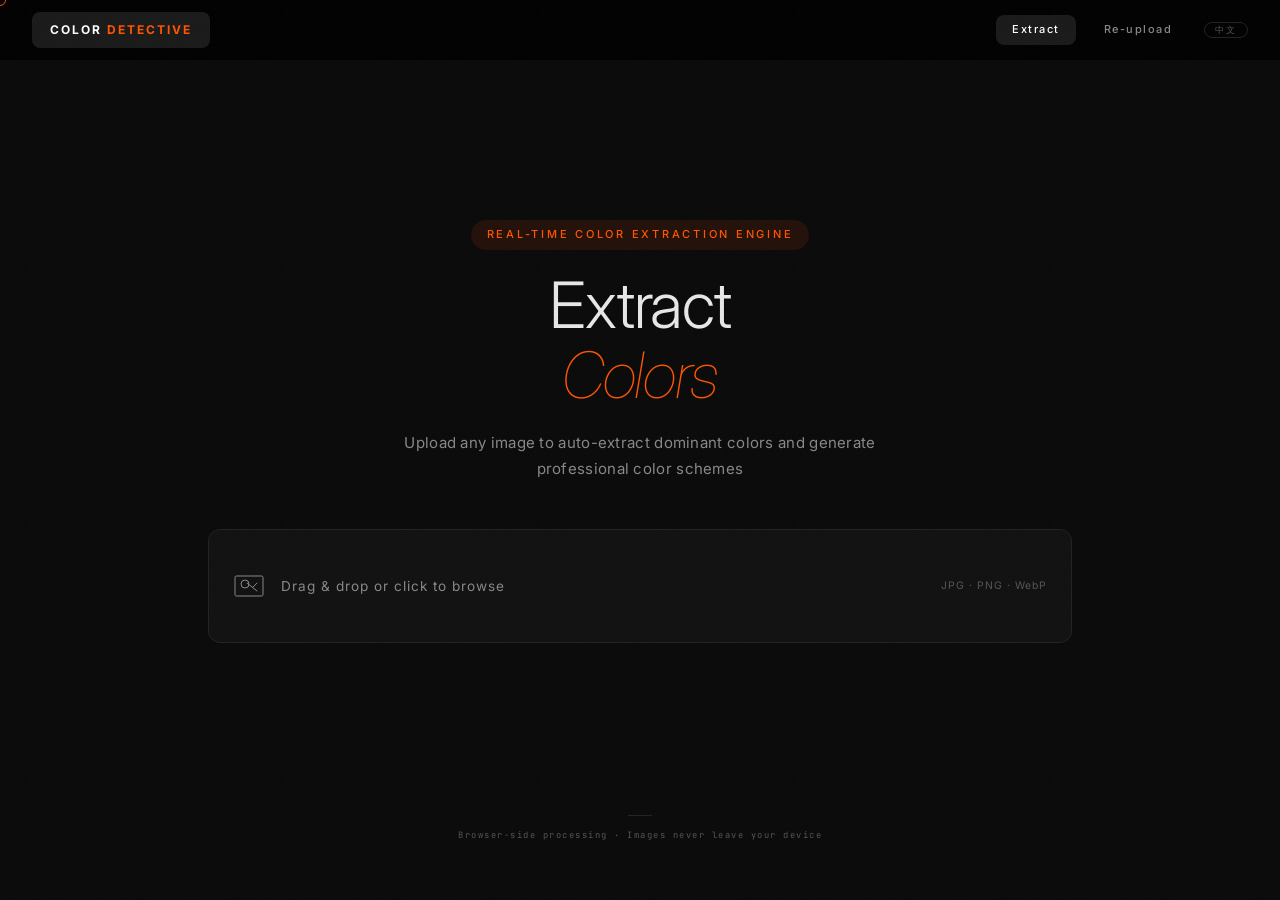
<file: project/color-detective/index.html>
<!DOCTYPE html>
<html lang="en">
<head>
  <meta charset="UTF-8">
  <meta name="viewport" content="width=device-width, initial-scale=1.0">
  <title>Color Detective</title>
  <link rel="stylesheet" href="css/style.css">
  <link rel="preconnect" href="https://fonts.googleapis.com">
  <link rel="preconnect" href="https://fonts.gstatic.com" crossorigin>
  <link href="https://fonts.googleapis.com/css2?family=Inter:opsz@14..32&family=JetBrains+Mono:wght@400;500&display=swap" rel="stylesheet">
</head>
<body>

  <div id="intro-block"></div>
  <div id="scanlines"></div>
  <div class="scroll-progress" id="scrollProgress"></div>
  <div class="custom-cursor" id="cursor"></div>

  <!-- ═══ Navigation ═══ -->
  <nav class="nav">
    <div class="nav-inner">
      <div class="nav-brand"><span data-i18n="brandName1">COLOR</span> <span data-i18n="brandName2">DETECTIVE</span></div>
      <div class="nav-links">
        <span class="nav-link active" data-i18n="navExtract">Extract</span>
        <span class="nav-link" id="btnReUpload" data-i18n="navReUpload">Re-upload</span>
        <button class="lang-toggle" id="btnLangToggle" aria-label="Toggle language" title="Toggle language">EN</button>
      </div>
    </div>
  </nav>

  <!-- ═══ Main ═══ -->
  <main class="main" id="main">

    <!-- ─── Hero / Upload ─── -->
    <section class="hero" id="uploadZone">
      <div class="hero-text">
        <p class="hero-eyebrow" data-i18n="heroEyebrow">Real-Time Color Extraction Engine</p>
        <h1 class="hero-title">
          <span data-i18n="heroTitleLine1">Extract</span><br>
          <span class="hero-accent" data-i18n="heroTitleAccent">Colors</span>
        </h1>
        <p class="hero-desc" data-i18n="heroDesc">Upload any image to auto-extract dominant colors and generate professional color schemes</p>
      </div>

      <div class="upload" id="uploadContent">
        <input type="file" id="fileInput" accept="image/*" hidden>
        <div class="upload-area" id="uploadArea">
          <svg width="32" height="32" viewBox="0 0 32 32" fill="none" class="upload-icon">
            <rect x="2" y="6" width="28" height="20" rx="1.5" stroke="currentColor" stroke-width="1" stroke-linejoin="round"/>
            <circle cx="12" cy="14" r="4" stroke="currentColor" stroke-width="1"/>
            <line x1="14" y1="13" x2="24" y2="21" stroke="currentColor" stroke-width="1" stroke-linecap="round"/>
            <line x1="24" y1="13" x2="20" y2="17" stroke="currentColor" stroke-width="1" stroke-linecap="round"/>
          </svg>
          <span class="upload-text" data-i18n="uploadText">Drag & drop or click to browse</span>
          <span class="upload-hint" data-i18n="uploadHint">JPG · PNG · WebP</span>
        </div>
      </div>

      <!-- Preview -->
      <div class="preview hidden" id="previewWrap">
        <div class="preview-frame">
          <img id="previewImage" alt="">
        </div>
        <button class="preview-close" id="btnClosePreview" data-i18n-title="previewClose">✕</button>
      </div>
    </section>

    <!-- ─── Results ─── -->
    <div class="results hidden" id="results">

      <!-- 01 Dominant Colors -->
      <section class="sec" id="dominantSection">
        <div class="sec-head">
          <span class="sec-num">01</span>
          <h2 class="sec-label" data-i18n="secDominant">Dominant Colors</h2>
          <button class="info-btn" data-info="dominant" title="What is this?">?</button>
          <span class="sec-line"></span>
          <span class="sec-tag">DOMINANT</span>
        </div>
        <div class="dominant" id="dominantStrip"></div>
        <!-- Tint/Shade strip — appears on color click -->
        <div class="tint-strip hidden" id="tintStrip">
          <div class="tint-head">
            <span class="tint-label" data-i18n="tintLabel">Tints & Shades</span>
            <span class="tint-hex" id="tintHexRef">#FF5500</span>
          </div>
          <div class="tint-row" id="tintRow"></div>
        </div>
        <div class="sec-actions" id="dominantActions">
          <button class="act" data-copy="hex" data-i18n="btnCopyHex">⎘ Copy All Hex</button>
          <button class="act" data-copy="css" data-i18n="btnExportCSS">◈ Export CSS Variables</button>
          <button class="act" data-copy="json" data-i18n="btnExportJSON">≣ Export JSON</button>
          <button class="act" id="btnExportPalette" data-i18n="btnExportPalette">⬇ Export Palette</button>
        </div>
      </section>

      <!-- 02 Color Schemes -->
      <section class="sec" id="schemeSection">
        <div class="sec-head">
          <span class="sec-num">02</span>
          <h2 class="sec-label" data-i18n="secSchemes">Color Schemes</h2>
          <button class="info-btn" data-info="schemes" title="What is this?">?</button>
          <span class="sec-line"></span>
          <span class="sec-tag">HARMONIES</span>
        </div>
        <div class="schemes" id="schemes"></div>
      </section>

      <!-- 03 Color Temperature -->
      <section class="sec" id="tempSection">
        <div class="sec-head">
          <span class="sec-num">03</span>
          <h2 class="sec-label" data-i18n="secTemp">Color Temperature</h2>
          <button class="info-btn" data-info="temperature" title="What is this?">?</button>
          <span class="sec-line"></span>
          <span class="sec-tag">WARM / COOL</span>
        </div>
        <div class="temp-grid" id="tempGrid"></div>
      </section>

      <!-- 04 Average Color -->
      <section class="sec" id="avgSection">
        <div class="sec-head">
          <span class="sec-num">04</span>
          <h2 class="sec-label" data-i18n="secAvg">Average Color</h2>
          <button class="info-btn" data-info="average" title="What is this?">?</button>
          <span class="sec-line"></span>
          <span class="sec-tag">BLEND</span>
        </div>
        <div class="avg-display" id="avgDisplay">
          <div class="avg-swatch" id="avgSwatch"></div>
          <div class="avg-info">
            <span class="avg-hex" id="avgHex">#000000</span>
            <span class="avg-desc" data-i18n="avgDesc">Weighted average of all sampled pixels</span>
          </div>
        </div>
      </section>

      <!-- 05 Brightness Distribution -->
      <section class="sec" id="briSection">
        <div class="sec-head">
          <span class="sec-num">05</span>
          <h2 class="sec-label" data-i18n="secBri">Brightness Balance</h2>
          <button class="info-btn" data-info="brightness" title="What is this?">?</button>
          <span class="sec-line"></span>
          <span class="sec-tag">LUMINANCE</span>
        </div>
        <div class="bri-chart" id="briChart">
          <div class="bri-bar-wrap"><div class="bri-bar bri-dark"><div class="bri-fill" id="briDarkFill"></div></div><span class="bri-label" data-i18n="briDark">Dark</span></div>
          <div class="bri-bar-wrap"><div class="bri-bar bri-mid"><div class="bri-fill" id="briMidFill"></div></div><span class="bri-label" data-i18n="briMid">Mid</span></div>
          <div class="bri-bar-wrap"><div class="bri-bar bri-light"><div class="bri-fill" id="briLightFill"></div></div><span class="bri-label" data-i18n="briLight">Light</span></div>
        </div>
      </section>

      <!-- 06 Color Details -->
      <section class="sec" id="detailSection">
        <div class="sec-head">
          <span class="sec-num">06</span>
          <h2 class="sec-label" data-i18n="secDetail">Color Details</h2>
          <button class="info-btn" data-info="details" title="What is this?">?</button>
          <span class="sec-line"></span>
          <span class="sec-tag">PROPERTIES</span>
        </div>
        <div class="detail-table" id="detailTable"></div>
      </section>

    </div>

  </main>

  <!-- ═══ Footer ═══ -->
  <footer class="footer">
    <span class="footer-dash"></span>
    <p data-i18n="footerText">Browser-side processing · Images never leave your device</p>
  </footer>

  <!-- ═══ Toast ═══ -->
  <div class="toast" id="toast">
    <span class="toast-icon">○</span>
    <span class="toast-msg"></span>
  </div>

  <!-- ═══ Loader ═══ -->
  <div class="loader-screen hidden" id="loaderScreen">
    <div class="loader-counter" id="loaderCounter" data-i18n="loaderProcessing">Processing</div>
    <div class="loader-bar"></div>
  </div>

  <!-- Intro + Custom cursor + Scroll progress -->
  <script>
    setTimeout(function(){var ib=document.getElementById('intro-block');if(ib)ib.remove();},1600);
    const cursor = document.getElementById('cursor');
    let mx = 0, my = 0, cx = 0, cy = 0;
    document.addEventListener('mousemove', e => { mx = e.clientX; my = e.clientY; });
    document.addEventListener('mousedown', () => cursor.classList.add('click'));
    document.addEventListener('mouseup', () => cursor.classList.remove('click'));
    document.querySelectorAll('button, a, input, .upload-area, .color-block, .scheme-strip, .scheme-swatch, [role="button"]').forEach(el => {
      el.addEventListener('mouseenter', () => cursor.classList.add('hover'));
      el.addEventListener('mouseleave', () => cursor.classList.remove('hover'));
    });
    function animateCursor() {
      cx += (mx - cx) * 0.15;
      cy += (my - cy) * 0.15;
      cursor.style.left = cx + 'px';
      cursor.style.top = cy + 'px';
      requestAnimationFrame(animateCursor);
    }
    animateCursor();
    // Scroll progress bar
    window.addEventListener('scroll', () => {
      const scrollH = document.documentElement.scrollHeight - window.innerHeight;
      const pct = scrollH > 0 ? (window.scrollY / scrollH) * 100 : 0;
      const bar = document.getElementById('scrollProgress');
      if (bar) bar.style.width = pct + '%';
    });
  </script>

  <script src="js/i18n.js"></script>
  <script>
  // Boot i18n — must be before other modules that reference window._i18n
  window._i18n = new I18n({
    lang: localStorage.getItem('lang') || 'en',
    onReady: function () {
      document.documentElement.lang = this.lang
      document.title = this.t('pageTitle')
      this.applyToDOM()
    }
  })
  </script>
  <script src="js/pixel-sampler.js"></script>
  <script src="js/kmeans.js"></script>
  <script src="js/palette.js"></script>
  <script src="js/ui.js"></script>
  <script src="js/uploader.js"></script>
  <script src="js/export.js"></script>
  <script src="js/main.js"></script>
</body>
</html>
</file>
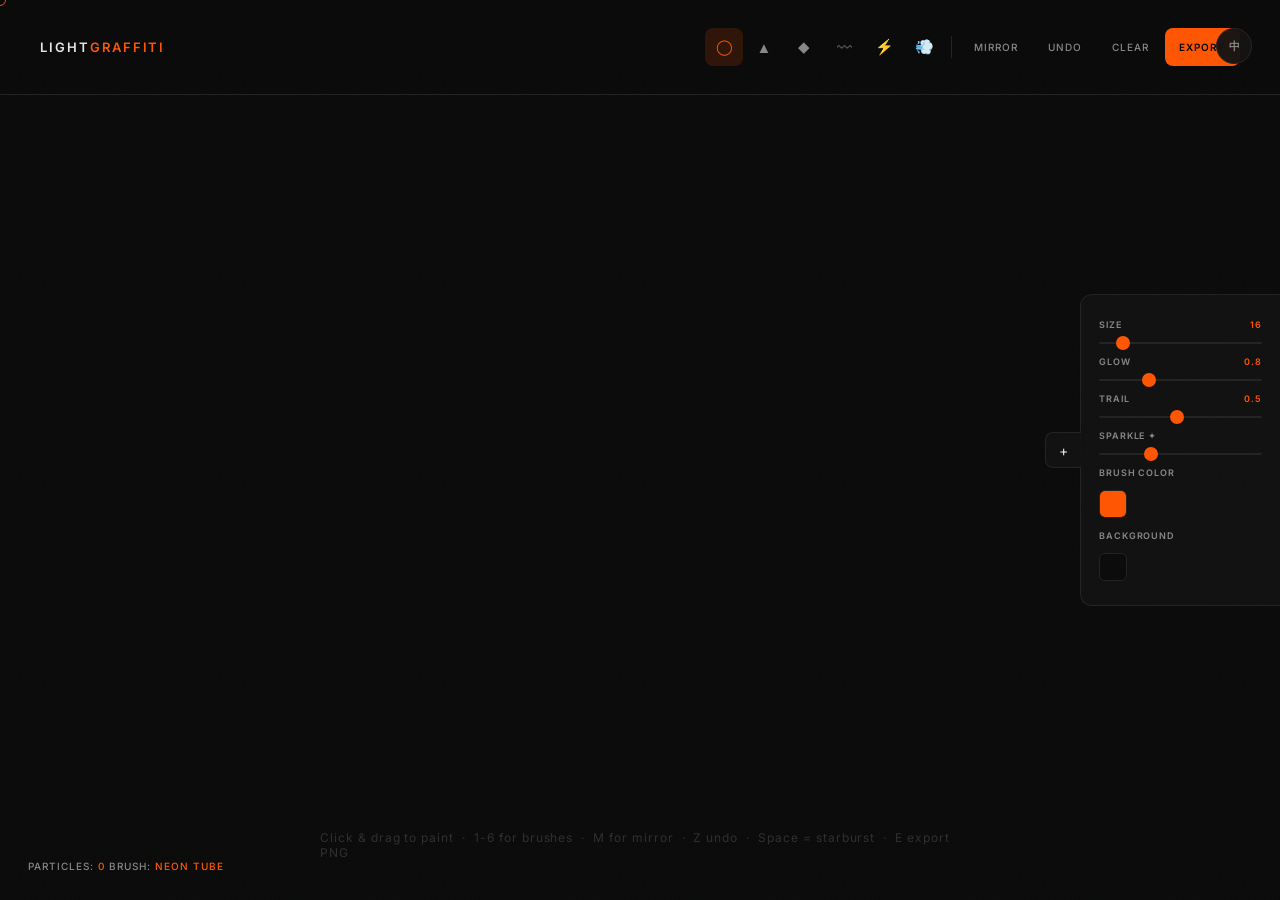
<file: project/light-graffiti/index.html>
<!DOCTYPE html>
<html lang="en">
<head>
<meta charset="UTF-8">
<meta name="viewport" content="width=device-width, initial-scale=1.0">
<title>Light Graffiti — Luminous Canvas</title>
<style>
@import url('https://fonts.googleapis.com/css2?family=Inter:wght@300;400;500;600;700&display=swap');

:root {
  --bg:#0a0a0a;--surface:#111;--text:#e8e8e8;--text-muted:#888;
  --accent:#ff5500;--accent-glow:rgba(255,85,0,0.3);--border:#222;
  --font:'Inter',system-ui,-apple-system,sans-serif;
  --radius:12px;
}
*{margin:0;padding:0;box-sizing:border-box;}
body{
  background:var(--bg);color:var(--text);font-family:var(--font);
  cursor:none;overflow:hidden;height:100vh;
  -webkit-font-smoothing:antialiased;user-select:none;-webkit-user-select:none;
}

canvas#mainCanvas{display:block;position:fixed;top:0;left:0;}
canvas#overlayCanvas{display:block;position:fixed;top:0;left:0;pointer-events:none;}

#cursor{
  position:fixed;width:12px;height:12px;border:1.5px solid var(--accent);
  border-radius:50%;pointer-events:none;z-index:9999;
  transition:width 0.3s,height 0.3s;transform:translate(-50%,-50%);mix-blend-mode:difference;
}
#cursor.hover{width:32px;height:32px;background:rgba(255,85,0,0.15);border-color:#fff;}
#cursor.click{width:8px;height:8px;background:var(--accent);border-color:var(--accent);}
#cursor.drawing{width:20px;height:20px;background:rgba(255,85,0,0.3);border-color:var(--accent);}

#noise{
  position:fixed;inset:0;pointer-events:none;z-index:9998;opacity:0.03;
  background-image:url("data:image/svg+xml,%3Csvg viewBox='0 0 256 256' xmlns='http://www.w3.org/2000/svg'%3E%3Cfilter id='n'%3E%3CfeTurbulence type='fractalNoise' baseFrequency='0.65' numOctaves='3' stitchTiles='stitch'/%3E%3C/filter%3E%3Crect width='100%25' height='100%25' filter='url(%23n)'/%3E%3C/svg%3E");
  background-size:200px 200px;
}

/* ── Intro Block ── */
#intro-block{
  position:fixed;inset:0;z-index:10001;background:var(--accent);
  animation:introIn 0.5s cubic-bezier(0.34,1.56,0.64,1) forwards,
           introOut 0.6s 0.8s cubic-bezier(0.16,1,0.3,1) forwards;
  pointer-events:none;
}
@keyframes introIn{from{transform:scale(0)}to{transform:scale(1)}}
@keyframes introOut{from{transform:translateY(0);opacity:1}to{transform:translateY(105%);opacity:1}}

/* ─── Nav ─── */
nav{
  position:fixed;top:0;left:0;right:0;z-index:100;
  padding:28px 40px;display:flex;justify-content:space-between;align-items:center;
  background:rgba(10,10,10,0.85);backdrop-filter:blur(12px);
  border-bottom:1px solid var(--border);
}
nav .logo{
  font-size:13px;font-weight:600;letter-spacing:0.15em;text-transform:uppercase;color:var(--text);
}
nav .logo span{color:var(--accent);}
nav .links{display:flex;gap:2px;align-items:center;}
nav .links .brush-btn{
  width:38px;height:38px;border:none;cursor:pointer;
  display:flex;align-items:center;justify-content:center;
  background:transparent;color:var(--text-muted);position:relative;
  font-size:15px;transition:all 0.3s;border-radius:8px;
}
nav .links .brush-btn:hover{color:var(--accent);background:rgba(255,85,0,0.1);}
nav .links .brush-btn.active{color:var(--accent);background:rgba(255,85,0,0.15);}
nav .links .divider{width:1px;height:22px;background:var(--border);margin:0 6px;}
nav .links .tool-btn{
  background:none;border:none;color:var(--text-muted);
  padding:0 14px;height:38px;cursor:pointer;
  font-family:var(--font);font-size:10px;font-weight:500;
  letter-spacing:0.1em;text-transform:uppercase;
  transition:all 0.3s;border-radius:8px;
}
nav .links .tool-btn:hover{color:var(--accent);background:rgba(255,85,0,0.1);}
nav .links .tool-btn.accent{background:var(--accent);color:#000;font-weight:600;}
nav .links .tool-btn.accent:hover{background:#ff6a1a;color:#000;}
nav .links .tool-btn.danger:hover{color:#e04040;}
nav .links .tool-btn.sym-active{color:var(--accent);background:rgba(255,85,0,0.15);}
.lang-toggle{position:fixed;top:28px;right:28px;z-index:101;background:rgba(17,17,17,0.95);border:1px solid var(--border);color:var(--text-muted);width:36px;height:36px;display:flex;align-items:center;justify-content:center;font-family:var(--font);font-size:11px;font-weight:600;border-radius:50%;cursor:pointer;backdrop-filter:blur(20px);transition:all 0.3s;}
.lang-toggle:hover{color:var(--accent);border-color:var(--accent);}

#sidePanel{
  position:fixed;right:0;top:50%;transform:translateY(-50%);
  background:rgba(17,17,17,0.95);border:1px solid var(--border);
  border-right:none;padding:24px 18px;z-index:100;width:200px;
  display:flex;flex-direction:column;gap:12px;
  backdrop-filter:blur(20px);
  border-radius:var(--radius) 0 0 var(--radius);
  transition:transform 0.5s cubic-bezier(0.25,0.1,0.25,1);
}
#sidePanel.collapsed{transform:translateY(-50%) translateX(168px);}
#sidePanel .toggle-panel{
  position:absolute;left:-36px;top:50%;transform:translateY(-50%);
  width:36px;height:36px;background:rgba(17,17,17,0.95);
  border:1px solid var(--border);border-right:none;
  color:var(--text);font-size:14px;display:flex;
  align-items:center;justify-content:center;
  cursor:pointer;transition:color 0.3s;
  border-radius:8px 0 0 8px;
}
#sidePanel .toggle-panel:hover{color:var(--accent);}
#sidePanel label{
  display:flex;justify-content:space-between;align-items:center;
  font-size:9px;font-weight:600;letter-spacing:0.1em;
  text-transform:uppercase;color:var(--text-muted);
}
#sidePanel label span{color:var(--accent);}
#sidePanel input[type="range"]{
  -webkit-appearance:none;width:100%;height:2px;background:var(--border);outline:none;border-radius:2px;
}
#sidePanel input[type="range"]::-webkit-slider-thumb{
  -webkit-appearance:none;width:14px;height:14px;border-radius:50%;
  background:var(--accent);cursor:pointer;transition:transform 0.2s;
}
#sidePanel input[type="range"]::-webkit-slider-thumb:hover{transform:scale(1.4);}
#sidePanel input[type="color"]{
  -webkit-appearance:none;width:28px;height:28px;border:1px solid var(--border);border-radius:6px;
  cursor:pointer;padding:0;background:none;
}
#sidePanel input[type="color"]::-webkit-color-swatch-wrapper{padding:0;}
#sidePanel input[type="color"]::-webkit-color-swatch{border:none;border-radius:4px;}

#hud{
  position:fixed;left:28px;bottom:28px;z-index:100;
  font-size:10px;font-weight:500;letter-spacing:0.1em;
  text-transform:uppercase;color:var(--text-muted);
  pointer-events:none;
}
#hud span{color:var(--accent);}

#toast{
  position:fixed;bottom:40px;left:50%;transform:translateX(-50%) translateY(20px);
  z-index:1000;padding:12px 24px;
  background:var(--surface);border:1px solid var(--accent);
  font-size:12px;font-weight:500;letter-spacing:0.1em;
  text-transform:uppercase;color:var(--text);
  opacity:0;transition:all 0.4s ease;border-radius:8px;
}
#toast.show{opacity:1;transform:translateX(-50%) translateY(0);}

#hint{
  position:fixed;left:50%;bottom:40px;transform:translateX(-50%);
  z-index:100;color:rgba(255,255,255,0.15);
  font-size:12px;letter-spacing:0.08em;
  pointer-events:none;transition:opacity 1.5s;
}

@media(max-width:768px){
  #sidePanel{width:160px;padding:16px 12px;}
  nav .links .brush-btn{width:36px;height:36px;}
  nav .links .tool-btn{padding:0 10px;font-size:9px;}
  nav{padding:20px 20px;}
}
</style>
</head>
<body>
<canvas id="mainCanvas"></canvas>
<canvas id="overlayCanvas"></canvas>
<div id="noise"></div>
<div id="cursor"></div>

<div id="intro-block"></div>
<button class="lang-toggle" id="langToggle" title="EN | 中">中</button>

<nav>
  <div class="logo">Light<span>Graffiti</span></div>
  <div class="links">
    <button class="brush-btn active" data-brush="neon" title="Neon Tube">◯</button>
    <button class="brush-btn" data-brush="fire" title="Fire Spark">▲</button>
    <button class="brush-btn" data-brush="meteor" title="Meteor Trail">◆</button>
    <button class="brush-btn" data-brush="rainbow" title="Rainbow Ribbon">〰</button>
    <button class="brush-btn" data-brush="electric" title="Electric Arc">⚡</button>
    <button class="brush-btn" data-brush="spray" title="Spray Can">💨</button>
    <span class="divider"></span>
    <button class="tool-btn" id="symmetryBtn">Mirror</button>
    <button class="tool-btn" id="undoBtn">Undo</button>
    <button class="tool-btn danger" id="clearBtn">Clear</button>
    <button class="tool-btn accent" id="exportPng">Export</button>
  </div>
</nav>

<div id="sidePanel">
  <div class="toggle-panel" id="toggleSidebar">+</div>
  <label>Size <span id="sizeVal">16</span></label>
  <input type="range" id="size" min="3" max="120" value="16">
  <label>Glow <span id="glowVal">0.8</span></label>
  <input type="range" id="glow" min="0.1" max="2.5" value="0.8" step="0.1">
  <label>Trail <span id="trailVal">0.5</span></label>
  <input type="range" id="trail" min="0.05" max="1" value="0.5" step="0.05">
  <label>Sparkle ✦</label>
  <input type="range" id="sparkle" min="0" max="1" value="0.3" step="0.05">
  <label>Brush Color</label>
  <input type="color" id="brushColorPicker" value="#ff5500">
  <label>Background</label>
  <input type="color" id="bgColor" value="#0a0a0a">
</div>

<div id="hud">
  Particles: <span id="hudCount">0</span> &nbsp;·&nbsp; Brush: <span id="hudBrush">Neon Tube</span>
</div>
<div id="hint">Click & drag to paint &nbsp;·&nbsp; 1-6 for brushes &nbsp;·&nbsp; M for mirror &nbsp;·&nbsp; Z undo &nbsp;·&nbsp; Space = starburst &nbsp;·&nbsp; E export PNG</div>
<div id="toast"></div>

<script>
(function(){
  var mainCanvas=document.getElementById('mainCanvas');
  var ctx=mainCanvas.getContext('2d');
  var overlayCanvas=document.getElementById('overlayCanvas');
  var octx=overlayCanvas.getContext('2d');
  var cursorEl=document.getElementById('cursor');
  var toast=document.getElementById('toast');
  var hudCount=document.getElementById('hudCount');
  var hudBrush=document.getElementById('hudBrush');
  var hint=document.getElementById('hint');
  var sidePanel=document.getElementById('sidePanel');
  var brushColorPicker=document.getElementById('brushColorPicker');

  var W,H,brush='neon',drawing=false,prevX=0,prevY=0;
  var params={size:16,glow:0.8,trail:0.5,sparkle:0.3,bgColor:'#0a0a0a'};
  var customColor=null; // null = use brush default, hex string = override
  var trails=[],undoStack=[];
  var MAX_UNDO=30;
  var symmetryMode='off';

  // Intro block — auto-removes after animation
  setTimeout(function(){var ib=document.getElementById('intro-block');if(ib)ib.remove();},1600);

  function resize(){
    W=window.innerWidth;H=window.innerHeight;
    mainCanvas.width=W;mainCanvas.height=H;
    overlayCanvas.width=W;overlayCanvas.height=H;
    ctx.fillStyle=params.bgColor;ctx.fillRect(0,0,W,H);
  }

  function saveUndo(){
    var data=ctx.getImageData(0,0,W,H);
    undoStack.push(data);if(undoStack.length>MAX_UNDO)undoStack.shift();
  }

  // Parse hex to HSL for consistent manipulation
  function hexToHsl(hex){
    var r=parseInt(hex.slice(1,3),16)/255;
    var g=parseInt(hex.slice(3,5),16)/255;
    var b=parseInt(hex.slice(5,7),16)/255;
    var max=Math.max(r,g,b),min=Math.min(r,g,b);
    var h,s,l=(max+min)/2;
    if(max===min){h=s=0;}
    else{
      var d=max-min;
      s=l>0.5?d/(2-max-min):d/(max+min);
      if(max===r)h=((g-b)/d+(g<b?6:0))/6;
      else if(max===g)h=((b-r)/d+2)/6;
      else h=((r-g)/d+4)/6;
    }
    return{h:h*360,s:s*100,l:l*100};
  }

  // Get color for a brush at time t — all orange-family
  function brushColor(t){
    if(customColor){
      var hsl=hexToHsl(customColor);
      var hVar=hsl.h+(Math.sin(t*0.002)*15);
      var sVar=hsl.s+(Math.random()-0.5)*15;
      var lVar=hsl.l+(Math.random()-0.5)*20;
      return {css:'hsl('+hVar+','+Math.min(100,Math.max(40,sVar))+'%,'+Math.min(90,Math.max(20,lVar))+'%)'};
    }

    switch(brush){
      case 'neon':
        // Warm orange glow tube — gentle hue oscillation
        var nh=(Math.sin(t*0.0015)*18+22);
        return {css:'hsl('+nh+',100%,'+ (55+Math.random()*10)+'%)'};
      case 'fire':
        // Hot red-orange sparks with upward flicker
        var r=255, g=65+Math.floor(Math.random()*110), b=Math.floor(Math.random()*25);
        return {css:'rgb('+r+','+g+','+b+')'};
      case 'meteor':
        // White-hot to warm orange trail
        var mhot=200+Math.floor(Math.random()*55);
        return {css:'rgb(255,'+mhot+','+ (30+Math.floor(Math.random()*50))+')'};
      case 'rainbow':
        // Orange-red-gold cycling
        var rh=(t*0.005)%50+5;
        return {css:'hsl('+rh+',100%,'+ (50+Math.random()*15)+'%)'};
      case 'electric':
        // Bright orange-white crackle
        var eb=180+Math.floor(Math.random()*75);
        return {css:'rgb(255,'+eb+','+Math.floor(Math.random()*25)+')'};
      case 'spray':
        // Orange-gold random dots
        var sh=12+Math.random()*38;
        return {css:'hsl('+sh+',90%,'+ (45+Math.random()*30)+'%)'};
      default:return {css:'#ff5500'};
    }
  }

  function addTrailPoint(x,y){
    var bc=brushColor(Date.now());
    var count, spread, speed, lifeMult;

    switch(brush){
      case 'neon':  count=12; spread=params.size*0.3; speed=0.2; lifeMult=3.0; break;
      case 'fire':  count=18; spread=params.size*0.9; speed=3.0; lifeMult=0.5; break;
      case 'meteor':count=5;  spread=params.size*0.15;speed=6.0; lifeMult=0.3; break;
      case 'rainbow':count=8; spread=params.size*0.7; speed=0.6; lifeMult=1.5; break;
      case 'electric':count=3; spread=params.size*0.25;speed=8.0; lifeMult=0.25;break;
      case 'spray': count=25; spread=params.size*1.5; speed=0.8; lifeMult=0.7; break;
      default: count=4; spread=params.size*0.5; speed=1.0; lifeMult=1.0;
    }

    for(var i=0;i<count;i++){
      var angle=Math.random()*Math.PI*2;
      var dist=Math.random()*spread;
      var vx,vy;
      if(brush==='fire'){
        vx=(Math.random()-0.5)*speed*2;
        vy=-Math.random()*speed*3-0.5;
      }else if(brush==='electric'){
        vx=(Math.random()-0.5)*speed*3;
        vy=(Math.random()-0.5)*speed*0.6;
      }else if(brush==='spray'){
        vx=Math.cos(angle)*speed*(0.5+Math.random());
        vy=Math.sin(angle)*speed*(0.5+Math.random());
      }else{
        vx=(Math.random()-0.5)*speed;
        vy=(Math.random()-0.5)*speed;
      }

      var col=brushColor(Date.now()+i*100);
      trails.push({
        x:x+Math.cos(angle)*dist,
        y:y+Math.sin(angle)*dist,
        vx:vx, vy:vy,
        life:1,
        decay:(0.003+Math.random()*0.01)/lifeMult,
        size:(0.3+Math.random()*0.7)*params.size*(brush==='electric'?0.5:(brush==='neon'?1.8:1)),
        color:col.css,
        brush:brush,
        isSparkle:false
      });
    }

    // Sparkle particles
    if(params.sparkle>0 && Math.random()<params.sparkle){
      for(var s=0;s<3;s++){
        var sa=Math.random()*Math.PI*2;
        var sc=brushColor(Date.now()+s*50);
        trails.push({
          x:x+Math.cos(sa)*params.size*0.3,
          y:y+Math.sin(sa)*params.size*0.3,
          vx:Math.cos(sa)*3, vy:Math.sin(sa)*3,
          life:1, decay:0.03+Math.random()*0.04,
          size:1.5+Math.random()*3,
          color:sc.css, brush:'sparkle', isSparkle:true
        });
      }
    }

    // Symmetry mirror
    function mirrorPoint(mx,my){
      var bc2=brushColor(Date.now()+Math.random()*500);
      trails.push({
        x:mx+(Math.random()-0.5)*params.size*0.4,
        y:my+(Math.random()-0.5)*params.size*0.4,
        vx:(Math.random()-0.5)*1.5, vy:(Math.random()-0.5)*1.5,
        life:1, decay:0.005+Math.random()*0.008,
        size:(0.4+Math.random()*0.6)*params.size,
        color:bc2.css, brush:brush, isSparkle:false
      });
    }
    if(symmetryMode==='h'||symmetryMode==='both') mirrorPoint(W-x, y);
    if(symmetryMode==='v'||symmetryMode==='both') mirrorPoint(x, H-y);

    while(trails.length>5000)trails.shift();
    hudCount.textContent=trails.length;
  }

  function starburst(cx,cy){
    saveUndo();
    var count=80+Math.floor(Math.random()*40);
    for(var i=0;i<count;i++){
      var angle=(Math.PI*2*i)/count+Math.random()*0.2;
      var dist=params.size*2+Math.random()*params.size*6;
      var bc=brushColor(Date.now()+i*10);
      trails.push({
        x:cx+Math.cos(angle)*3, y:cy+Math.sin(angle)*3,
        vx:Math.cos(angle)*(4+Math.random()*12),
        vy:Math.sin(angle)*(4+Math.random()*12),
        life:1, decay:0.008+Math.random()*0.015,
        size:1+Math.random()*4,
        color:bc.css, brush:brush, isSparkle:true
      });
    }
    showToast('[ Starburst! ]');
  }

  function drawLine(x1,y1,x2,y2){
    var dist=Math.sqrt((x2-x1)*(x2-x1)+(y2-y1)*(y2-y1));
    var steps=Math.max(1,Math.floor(dist/4));
    for(var i=0;i<=steps;i++){
      var t=i/steps;
      addTrailPoint(x1+(x2-x1)*t,y1+(y2-y1)*t);
    }
  }

  function renderTrails(){
    octx.clearRect(0,0,W,H);
    for(var i=0;i<trails.length;i++){
      var t=trails[i];
      var alpha=t.life*params.glow;
      if(t.isSparkle)alpha=Math.min(1,alpha*1.5);

      // Glow halo for neon brush
      if(t.brush==='neon' && t.life>0.3){
        var grad=octx.createRadialGradient(t.x,t.y,0,t.x,t.y,t.size*1.2);
        var glowCol=t.color.replace('hsl','hsla').replace(')',','+(alpha*0.3)+')');
        if(glowCol===t.color)glowCol=t.color.replace('rgb','rgba').replace(')',','+(alpha*0.3)+')');
        grad.addColorStop(0,glowCol);
        grad.addColorStop(1,'rgba(0,0,0,0)');
        octx.beginPath();octx.arc(t.x,t.y,t.size*1.2,0,Math.PI*2);
        octx.fillStyle=grad;octx.fill();
      }

      octx.beginPath();
      if(t.isSparkle){
        var sz=t.size*2;
        octx.moveTo(t.x,t.y-sz);octx.lineTo(t.x+sz*0.3,t.y-sz*0.3);
        octx.lineTo(t.x+sz,t.y);octx.lineTo(t.x+sz*0.3,t.y+sz*0.3);
        octx.lineTo(t.x,t.y+sz);octx.lineTo(t.x-sz*0.3,t.y+sz*0.3);
        octx.lineTo(t.x-sz,t.y);octx.lineTo(t.x-sz*0.3,t.y-sz*0.3);
        octx.closePath();
      }else{
        octx.arc(t.x,t.y,t.size*0.5,0,Math.PI*2);
      }

      var fillColor=t.color;
      if(fillColor.indexOf('hsl')===0)fillColor=fillColor.replace(')',','+alpha+')').replace('hsl(','hsla(');
      else fillColor=fillColor.replace(')',','+alpha+')').replace('rgb','rgba');
      octx.fillStyle=fillColor;octx.fill();
    }
  }

  function bakeTrails(){
    ctx.drawImage(overlayCanvas,0,0);octx.clearRect(0,0,W,H);
    for(var i=trails.length-1;i>=0;i--){
      trails[i].life-=trails[i].decay;
      trails[i].x+=trails[i].vx;
      trails[i].y+=trails[i].vy;
      if(trails[i].brush==='fire')trails[i].vy-=0.03;
      if(trails[i].life<=0)trails.splice(i,1);
    }
  }

  function animate(){
    var fadeAlpha=0.005+params.trail*0.08;
    octx.fillStyle='rgba(0,0,0,'+fadeAlpha+')';
    octx.fillRect(0,0,W,H);
    renderTrails();
    // Cap trail count to prevent lag
    if(trails.length>800){
      var remove=trails.length-800;
      for(var ri=0;ri<remove;ri++){ ctx.drawImage(overlayCanvas,0,0); }
      octx.clearRect(0,0,W,H);
      trails.splice(0,remove);
    }
    if(drawing&&trails.length>600)bakeTrails();
    else if(!drawing)bakeTrails();
    requestAnimationFrame(animate);
  }

  function getPos(e){
    if(e.touches)return{x:e.touches[0].clientX,y:e.touches[0].clientY};
    return{x:e.clientX,y:e.clientY};
  }

  // Events
  overlayCanvas.style.pointerEvents='auto';
  overlayCanvas.addEventListener('mousedown',function(e){
    saveUndo();drawing=true;cursorEl.classList.add('drawing');
    var pos=getPos(e);prevX=pos.x;prevY=pos.y;addTrailPoint(prevX,prevY);
  });
  overlayCanvas.addEventListener('mousemove',function(e){
    var pos=getPos(e);
    if(drawing)drawLine(prevX,prevY,pos.x,pos.y);
    prevX=pos.x;prevY=pos.y;
    cursorEl.style.left=e.clientX+'px';cursorEl.style.top=e.clientY+'px';
  });
  window.addEventListener('mouseup',function(){drawing=false;cursorEl.classList.remove('drawing');});

  overlayCanvas.addEventListener('touchstart',function(e){
    e.preventDefault();saveUndo();drawing=true;
    var pos=getPos(e);prevX=pos.x;prevY=pos.y;addTrailPoint(prevX,prevY);
  },{passive:false});
  overlayCanvas.addEventListener('touchmove',function(e){
    e.preventDefault();var pos=getPos(e);
    if(drawing)drawLine(prevX,prevY,pos.x,pos.y);
    prevX=pos.x;prevY=pos.y;
  },{passive:false});
  overlayCanvas.addEventListener('touchend',function(){drawing=false;});

  // Custom cursor
  document.addEventListener('mousemove',function(e){cursorEl.style.left=e.clientX+'px';cursorEl.style.top=e.clientY+'px';});
  document.addEventListener('mousedown',function(){cursorEl.classList.add('click');});
  document.addEventListener('mouseup',function(){cursorEl.classList.remove('click');});
  document.querySelectorAll('button,input,.tool-btn,.brush-btn,.toggle-panel').forEach(function(el){
    el.addEventListener('mouseenter',function(){cursorEl.classList.add('hover');});
    el.addEventListener('mouseleave',function(){cursorEl.classList.remove('hover');});
  });

  // Intro block auto-removed above

  // Sidebar toggle
  document.getElementById('toggleSidebar').addEventListener('click',function(){sidePanel.classList.toggle('collapsed');});

  // Toast
  function showToast(msg){
    toast.textContent=msg;toast.classList.add('show');
    setTimeout(function(){toast.classList.remove('show');},2000);
  }

  // Symmetry toggle
  document.getElementById('symmetryBtn').addEventListener('click',function(){
    var modes=['off','h','v','both'];
    var idx=modes.indexOf(symmetryMode);
    symmetryMode=modes[(idx+1)%4];
    var labels={off:t('mirrorOff'),h:t('mirrorH'),v:t('mirrorV'),both:t('mirrorBoth')};
    var btn=document.getElementById('symmetryBtn');
    btn.textContent=labels[symmetryMode];
    if(symmetryMode!=='off')btn.classList.add('sym-active');
    else btn.classList.remove('sym-active');
    showToast('[ '+labels[symmetryMode]+' ]');
  });

  // Color picker
  brushColorPicker.addEventListener('input',function(){
    customColor=brushColorPicker.value;
    showToast('[ Custom Color Set ]');
  });
  // Reset custom color when switching brushes
  document.querySelectorAll('.brush-btn').forEach(function(btn){
    btn.addEventListener('click',function(){
      document.querySelectorAll('.brush-btn').forEach(function(b){b.classList.remove('active');});
      btn.classList.add('active');brush=btn.dataset.brush;
      hudBrush.textContent=t('brushes.'+brush+'.name');
      // Reset to brush default when switching brushes
      customColor=null;
      brushColorPicker.value='#ff5500';
    });
  });

  // Actions
  document.getElementById('clearBtn').addEventListener('click',function(){
    saveUndo();ctx.fillStyle=params.bgColor;ctx.fillRect(0,0,W,H);
    octx.clearRect(0,0,W,H);trails.length=0;hudCount.textContent='0';
    showToast('[ Cleared ]');
  });
  document.getElementById('undoBtn').addEventListener('click',function(){
    if(undoStack.length>0){ctx.putImageData(undoStack.pop(),0,0);octx.clearRect(0,0,W,H);trails.length=0;hudCount.textContent='0';showToast('[ Undo ]');}
  });
  document.getElementById('exportPng').addEventListener('click',function(){
    var ec=document.createElement('canvas');ec.width=W;ec.height=H;
    var ectx=ec.getContext('2d');
    ectx.fillStyle=params.bgColor;ectx.fillRect(0,0,W,H);
    ectx.drawImage(mainCanvas,0,0);ectx.drawImage(overlayCanvas,0,0);
    var a=document.createElement('a');a.download='light-graffiti.png';a.href=ec.toDataURL('image/png');a.click();
    showToast('[ Exported PNG ]');
  });

  // Sliders
  document.getElementById('size').addEventListener('input',function(e){params.size=parseInt(e.target.value);document.getElementById('sizeVal').textContent=e.target.value;});
  document.getElementById('glow').addEventListener('input',function(e){params.glow=parseFloat(e.target.value);document.getElementById('glowVal').textContent=e.target.value;});
  document.getElementById('trail').addEventListener('input',function(e){params.trail=parseFloat(e.target.value);document.getElementById('trailVal').textContent=e.target.value;});
  document.getElementById('sparkle').addEventListener('input',function(e){params.sparkle=parseFloat(e.target.value);});
  document.getElementById('bgColor').addEventListener('input',function(e){params.bgColor=e.target.value;ctx.fillStyle=params.bgColor;ctx.fillRect(0,0,W,H);});

  // Keyboard
  document.addEventListener('keydown',function(e){
    var brushes=['neon','fire','meteor','rainbow','electric','spray'];
    if(e.key>='1'&&e.key<='6'){
      var idx=parseInt(e.key)-1;brush=brushes[idx];
      document.querySelectorAll('.brush-btn').forEach(function(b,i){b.classList.toggle('active',i===idx);});
      hudBrush.textContent=t('brushes.'+brush+'.name');
      customColor=null;brushColorPicker.value='#ff5500';
    }
    if(e.key==='m'||e.key==='M')document.getElementById('symmetryBtn').click();
    if(e.key==='z'||e.key==='Z')document.getElementById('undoBtn').click();
    if(e.key==='e'||e.key==='E')document.getElementById('exportPng').click();
    if(e.key===' '){e.preventDefault();starburst(prevX||W/2,prevY||H/2);}
  });

  // Hide hint
  setTimeout(function(){hint.style.opacity='0';setTimeout(function(){hint.remove();},1500);},8000);

  resize();
  window.addEventListener('resize',resize);
  animate();

  // ── Full-page i18n ──
  var DICT={
    en:{
      pageTitle:'Light Graffiti — Luminous Canvas',
      brushes:{
        neon:{name:'Neon Tube',tooltip:'Neon Tube'},
        fire:{name:'Fire Spark',tooltip:'Fire Spark'},
        meteor:{name:'Meteor Trail',tooltip:'Meteor Trail'},
        rainbow:{name:'Rainbow Ribbon',tooltip:'Rainbow Ribbon'},
        electric:{name:'Electric Arc',tooltip:'Electric Arc'},
        spray:{name:'Spray Can',tooltip:'Spray Can'}
      },
      symmetry:'Mirror',
      mirrorOff:'Mirror: Off',
      mirrorH:'Mirror: H',
      mirrorV:'Mirror: V',
      mirrorBoth:'Mirror: Both',
      undo:'Undo',
      clear:'Clear',
      export:'Export',
      panelSize:'Size',
      panelGlow:'Glow',
      panelTrail:'Trail',
      panelSparkle:'Sparkle ✦',
      panelBrushColor:'Brush Color',
      panelBackground:'Background',
      hudParticles:'Particles:',
      hudBrush:'Brush:',
      hint:'Click & drag to paint &nbsp;·&nbsp; 1-6 for brushes &nbsp;·&nbsp; M for mirror &nbsp;·&nbsp; Z undo &nbsp;·&nbsp; Space = starburst &nbsp;·&nbsp; E export PNG',
      toastStarburst:'[ Starburst! ]',
      toastCustomColor:'[ Custom Color Set ]',
      toastCleared:'[ Cleared ]',
      toastUndo:'[ Undo ]',
      toastExported:'[ Exported PNG ]',
      langLabel:'中'
    },
    zh:{
      pageTitle:'光之涂鸦 — 流光画布',
      brushes:{
        neon:{name:'霓虹灯管',tooltip:'霓虹灯管'},
        fire:{name:'火焰火花',tooltip:'火焰火花'},
        meteor:{name:'流星拖尾',tooltip:'流星拖尾'},
        rainbow:{name:'彩虹丝带',tooltip:'彩虹丝带'},
        electric:{name:'电弧',tooltip:'电弧'},
        spray:{name:'喷溅',tooltip:'喷溅'}
      },
      symmetry:'镜像',
      mirrorOff:'镜像: 关',
      mirrorH:'镜像: 水平',
      mirrorV:'镜像: 垂直',
      mirrorBoth:'镜像: 双向',
      undo:'撤销',
      clear:'清空',
      export:'导出',
      panelSize:'大小',
      panelGlow:'发光',
      panelTrail:'拖尾',
      panelSparkle:'闪耀 ✦',
      panelBrushColor:'画笔颜色',
      panelBackground:'背景',
      hudParticles:'粒子数:',
      hudBrush:'画笔:',
      hint:'点击拖拽绘画 &nbsp;·&nbsp; 1-6 切换画笔 &nbsp;·&nbsp; M 镜像 &nbsp;·&nbsp; Z 撤销 &nbsp;·&nbsp; 空格 = 星爆 &nbsp;·&nbsp; E 导出 PNG',
      toastStarburst:'[ 星爆! ]',
      toastCustomColor:'[ 自定义颜色已设置 ]',
      toastCleared:'[ 已清空 ]',
      toastUndo:'[ 已撤销 ]',
      toastExported:'[ 已导出 PNG ]',
      langLabel:'EN'
    }
  };
  var _lang=localStorage.getItem('lang')||'en';
  function t(key){
    var keys=key.split('.'),val=DICT[_lang]||DICT.en;
    for(var i=0;i<keys.length;i++){val=val[keys[i]];if(val===undefined)return key;}
    return val;
  }
  function applyI18n(){
    document.title=t('pageTitle');
    document.querySelectorAll('.brush-btn').forEach(function(btn){
      var b=btn.dataset.brush;
      if(b&&DICT[_lang]&&DICT[_lang].brushes[b]){btn.title=DICT[_lang].brushes[b].tooltip;}
    });
    document.getElementById('hudBrush').textContent=t('brushes.'+brush+'.name');
    document.getElementById('hint').innerHTML=t('hint');
    var symBtn=document.getElementById('symmetryBtn');
    var modeLabels={off:t('mirrorOff'),h:t('mirrorH'),v:t('mirrorV'),both:t('mirrorBoth')};
    if(symmetryMode==='off')symBtn.textContent=t('symmetry');
    else symBtn.textContent=modeLabels[symmetryMode];
    document.getElementById('undoBtn').textContent=t('undo');
    document.getElementById('clearBtn').textContent=t('clear');
    document.getElementById('exportPng').textContent=t('export');

    var sidePanel=document.getElementById('sidePanel');
    var labels=sidePanel.querySelectorAll('label');
    var labelKeys=['panelSize','panelGlow','panelTrail','panelSparkle','panelBrushColor','panelBackground'];
    for(var i=0;i<labels.length&&i<labelKeys.length;i++){
      var txt=t(labelKeys[i]);
      var span=labels[i].querySelector('span');
      if(span){labels[i].childNodes[0].nodeValue=txt+' ';}
      else{labels[i].childNodes[0].nodeValue=txt;}
    }
    document.getElementById('langToggle').textContent=t('langLabel');
    document.getElementById('langToggle').title=_lang==='zh'?'Switch to English':'切换到中文';
    hudCount.parentNode.childNodes[0].nodeValue=t('hudParticles')+' ';
    var hudBrushNode=document.getElementById('hudBrush').parentNode;
    hudBrushNode.childNodes[2].nodeValue=' '+t('hudBrush')+' ';
  }

  document.getElementById('langToggle').addEventListener('click',function(){
    _lang=_lang==='zh'?'en':'zh';
    localStorage.setItem('lang',_lang);
    applyI18n();
  });

  // Override showToast to use i18n keys for known messages
  var _showToast=showToast;
  showToast=function(msg){
    var map={
      '[ Starburst! ]':t('toastStarburst'),
      '[ Custom Color Set ]':t('toastCustomColor'),
      '[ Cleared ]':t('toastCleared'),
      '[ Undo ]':t('toastUndo'),
      '[ Exported PNG ]':t('toastExported')
    };
    var mapped=map[msg]||msg;
    // Mirror mode toasts — rebuild from i18n
    var symMap2={'[ Mirror: Off ]':'mirrorOff','[ Mirror: H ]':'mirrorH','[ Mirror: V ]':'mirrorV','[ Mirror: Both ]':'mirrorBoth'};
    if(symMap2[msg])mapped='[ '+t(symMap2[msg])+' ]';
    _showToast(mapped);
  };

  applyI18n();
})();
</script>
</body>
</html>
</file>
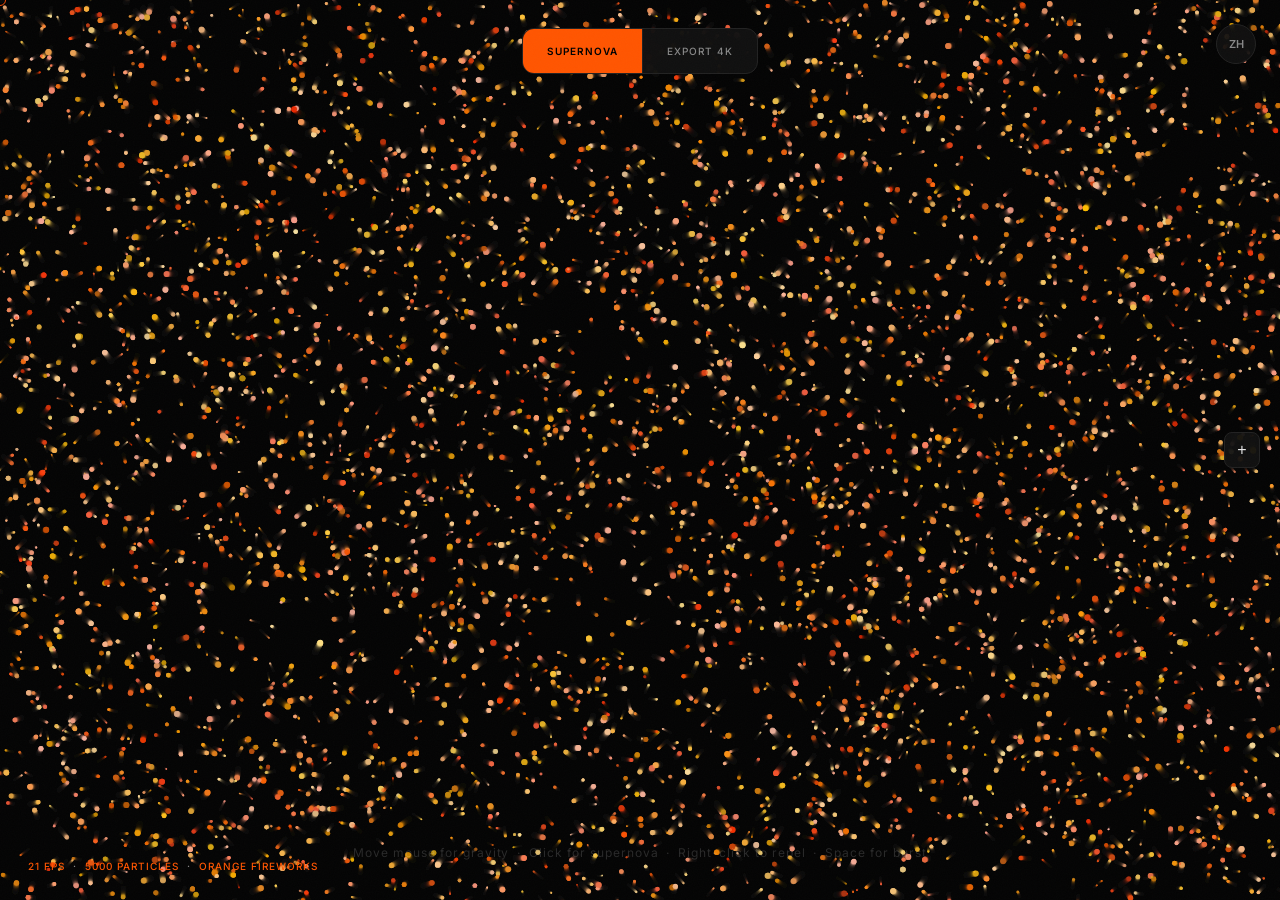
<file: project/particle-galaxy/index.html>
<!DOCTYPE html>
<html lang="en">
<head>
<meta charset="UTF-8">
<meta name="viewport" content="width=device-width, initial-scale=1.0">
<title>Particle Galaxy — Orange Fireworks</title>
<style>
@import url('https://fonts.googleapis.com/css2?family=Inter:wght@300;400;500;600;700&display=swap');

:root {
  --bg:#0a0a0a;--surface:#111;--text:#e8e8e8;--text-muted:#888;
  --accent:#ff5500;--accent-glow:rgba(255,85,0,0.3);--border:#222;
  --font:'Inter',system-ui,-apple-system,sans-serif;
  --radius:12px;
}
*{margin:0;padding:0;box-sizing:border-box;}
body{
  background:var(--bg);color:var(--text);font-family:var(--font);
  cursor:none;overflow:hidden;height:100vh;
  -webkit-font-smoothing:antialiased;user-select:none;-webkit-user-select:none;
}

canvas{display:block;position:fixed;top:0;left:0;}

/* Custom Cursor */
#cursor{
  position:fixed;width:12px;height:12px;border:1.5px solid var(--accent);
  border-radius:50%;pointer-events:none;z-index:9999;
  transition:width 0.3s,height 0.3s,border-color 0.3s,background 0.3s;
  transform:translate(-50%,-50%);mix-blend-mode:difference;
}
#cursor.hover{width:32px;height:32px;background:rgba(255,85,0,0.15);border-color:#fff;}
#cursor.click{width:8px;height:8px;background:var(--accent);border-color:var(--accent);}
#cursor.repel{border-color:#ff3333;background:rgba(255,50,50,0.15);}

/* Noise */
#noise{
  position:fixed;inset:0;pointer-events:none;z-index:9998;opacity:0.025;
  background-image:url("data:image/svg+xml,%3Csvg viewBox='0 0 256 256' xmlns='http://www.w3.org/2000/svg'%3E%3Cfilter id='n'%3E%3CfeTurbulence type='fractalNoise' baseFrequency='0.65' numOctaves='3' stitchTiles='stitch'/%3E%3C/filter%3E%3Crect width='100%25' height='100%25' filter='url(%23n)'/%3E%3C/svg%3E");
  background-size:200px 200px;
}

/* ── Intro Block ── */
#intro-block{
  position:fixed;inset:0;z-index:10001;background:var(--accent);
  animation:introIn 0.5s cubic-bezier(0.34,1.56,0.64,1) forwards,
           introOut 0.6s 0.8s cubic-bezier(0.16,1,0.3,1) forwards;
  pointer-events:none;
}
@keyframes introIn{from{transform:scale(0)}to{transform:scale(1)}}
@keyframes introOut{from{transform:translateY(0);opacity:1}to{transform:translateY(105%);opacity:1}}

/* Top Bar */
#topBar{
  position:fixed;top:28px;left:50%;transform:translateX(-50%);
  z-index:100;display:flex;align-items:center;
  background:rgba(17,17,17,0.95);border:1px solid var(--border);
  border-radius:var(--radius);overflow:hidden;
  backdrop-filter:blur(20px);
}
#topBar .top-btn{
  background:none;border:none;color:var(--text-muted);
  padding:0 24px;height:44px;cursor:pointer;
  font-family:var(--font);font-size:10px;font-weight:500;
  letter-spacing:0.1em;text-transform:uppercase;
  border-left:1px solid var(--border);transition:all 0.3s;
}
#topBar .top-btn:first-child{border-left:none;}
#topBar .top-btn:hover{color:var(--accent);}
#topBar .top-btn.accent{background:var(--accent);color:#000;font-weight:600;}
#topBar .top-btn.accent:hover{background:#ff6a1a;color:#000;}

/* Lang toggle — fixed top-right */
.lang-toggle {
  position: fixed; top: 24px; right: 24px; z-index: 101;
  background: rgba(17,17,17,0.9); border: 1px solid var(--border);
  color: var(--text-muted); width: 40px; height: 40px;
  display: flex; align-items: center; justify-content: center;
  font-family: var(--font); font-size: 11px; font-weight: 600;
  border-radius: 50%; cursor: pointer;
  backdrop-filter: blur(20px); transition: all 0.3s;
}
.lang-toggle:hover { color: var(--accent); border-color: var(--accent); }

/* Panel Toggle */
#panelToggle{
  position:fixed;right:20px;top:50%;transform:translateY(-50%);z-index:110;
  width:36px;height:36px;background:rgba(17,17,17,0.95);
  border:1px solid var(--border);color:var(--text);
  font-size:16px;cursor:pointer;display:flex;
  align-items:center;justify-content:center;
  transition:all 0.3s;border-radius:8px;
}
#panelToggle:hover{color:var(--accent);border-color:var(--accent);}

/* Side Panel */
#sidePanel{
  position:fixed;right:0;top:50%;transform:translateY(-50%);
  background:rgba(17,17,17,0.95);border:1px solid var(--border);
  border-right:none;padding:28px 20px;z-index:100;width:200px;
  display:flex;flex-direction:column;gap:14px;
  backdrop-filter:blur(20px);
  border-radius:var(--radius) 0 0 var(--radius);
  transition:transform 0.5s cubic-bezier(0.25,0.1,0.25,1),opacity 0.5s;
}
#sidePanel.hidden{transform:translateY(-50%) translateX(210px);opacity:0;pointer-events:none;}
#sidePanel label{
  display:flex;justify-content:space-between;align-items:center;
  font-size:9px;font-weight:600;letter-spacing:0.1em;
  text-transform:uppercase;color:var(--text-muted);
}
#sidePanel label span{color:var(--accent);}
#sidePanel input[type="range"]{
  -webkit-appearance:none;width:100%;height:2px;background:var(--border);outline:none;border-radius:2px;
}
#sidePanel input[type="range"]::-webkit-slider-thumb{
  -webkit-appearance:none;width:14px;height:14px;border-radius:50%;
  background:var(--accent);cursor:pointer;transition:transform 0.2s;
}
#sidePanel input[type="range"]::-webkit-slider-thumb:hover{transform:scale(1.4);}

/* HUD */
#hud{
  position:fixed;left:28px;bottom:28px;z-index:100;
  font-size:10px;font-weight:500;letter-spacing:0.1em;
  text-transform:uppercase;color:var(--text-muted);
  pointer-events:none;
}
#hud span{color:var(--accent);}

/* Hint */
#hint{
  position:fixed;left:50%;bottom:40px;transform:translateX(-50%);
  z-index:100;color:rgba(255,255,255,0.15);
  font-size:12px;letter-spacing:0.08em;
  pointer-events:none;transition:opacity 1.5s;
}

/* Toast */
#toast{
  position:fixed;bottom:40px;left:50%;transform:translateX(-50%) translateY(20px);
  z-index:1000;padding:12px 24px;
  background:var(--surface);border:1px solid var(--accent);
  font-size:12px;font-weight:500;letter-spacing:0.1em;
  text-transform:uppercase;color:var(--text);
  opacity:0;transition:all 0.4s ease;border-radius:8px;
}
#toast.show{opacity:1;transform:translateX(-50%) translateY(0);}

/* Supernova flash */
#flash{
  position:fixed;inset:0;pointer-events:none;z-index:50;
  background:radial-gradient(circle,rgba(255,85,0,0.25) 0%,rgba(255,120,20,0.1) 50%,transparent 70%);
  opacity:0;transition:opacity 0.15s ease;
}
#flash.active{opacity:1;}

@media(max-width:768px){
  #sidePanel{width:160px;padding:20px 14px;}
  #topBar .top-btn{padding:0 14px;font-size:9px;}
}

</style>
</head>
<body>
<canvas id="c"></canvas>
<div id="noise"></div>
<div id="cursor"></div>
<div id="flash"></div>

<div id="intro-block"></div>

<div id="topBar">
  <button class="top-btn accent" id="burstBtn">Supernova</button>
  <button class="top-btn" id="export4k">Export 4K</button>
</div>

<button class="lang-toggle" id="langBtn" title="Switch Language / 切换语言">EN</button>

<button id="panelToggle" title="Parameters">+</button>

<div id="sidePanel" class="hidden">
  <label><span id="labelParticles">Particles</span> <span id="countVal">5000</span></label>
  <input type="range" id="count" min="500" max="12000" value="5000" step="100">
  <label><span id="labelGravity">Gravity</span> <span id="gravityVal">1.0</span></label>
  <input type="range" id="gravity" min="0.1" max="3" value="1" step="0.1">
  <label><span id="labelTrail">Trail</span> <span id="trailVal">0.15</span></label>
  <input type="range" id="trail" min="0.02" max="0.5" value="0.15" step="0.01">
  <label><span id="labelSpeed">Speed</span> <span id="speedVal">1.0</span></label>
  <input type="range" id="speed" min="0.2" max="3" value="1" step="0.1">
  <label><span id="labelSize">Size</span> <span id="sizeVal">1.5</span></label>
  <input type="range" id="size" min="0.5" max="4" value="1.5" step="0.1">
</div>

<div id="hud">
  <span id="fpsDisp">60</span> <span id="hudFps">FPS</span> &nbsp;·&nbsp; <span id="particleCountDisp">5000</span> <span id="hudParticles">Particles</span> &nbsp;·&nbsp; <span id="hudBrand">Orange Fireworks</span>
</div>
<div id="hint"><span id="hintText">Move mouse for gravity &nbsp;·&nbsp; Click for supernova &nbsp;·&nbsp; Right-click to repel &nbsp;·&nbsp; Space for burst</span></div>
<div id="toast"></div>

<script>
(function(){
  'use strict';

  var canvas=document.getElementById('c'),ctx=canvas.getContext('2d');
  var cursorEl=document.getElementById('cursor');
  var flash=document.getElementById('flash');
  var toast=document.getElementById('toast');
  var hint=document.getElementById('hint');
  var sidePanel=document.getElementById('sidePanel');
  var W,H;
  var particles=[];
  var mouse={x:-9999,y:-9999,down:false,button:0};
  var params={targetCount:5000,gravity:1.0,trail:0.15,speed:1.0,size:1.5};

  // Intro block — auto-removes after animation
  setTimeout(function(){var ib=document.getElementById('intro-block');if(ib)ib.remove();},1600);

  // Orange-only color generator
  function randomOrangeColor(){
    // Range of orange hues: warm red-orange through amber to golden
    var h=10+Math.random()*35;     // 10-45: red-orange to gold
    var s=80+Math.random()*20;     // 80-100: rich saturation
    var l=40+Math.random()*40;     // 40-80: from deep warm to bright
    return{h:h,s:s,l:l};
  }

  function hslToRgb(h,s,l){
    s/=100;l/=100;
    var a=s*Math.min(l,1-l);
    var f=function(n){var k=(n+h/30)%12;return l-a*Math.max(-1,Math.min(k-3,9-k,1));};
    return{r:Math.round(f(0)*255),g:Math.round(f(8)*255),b:Math.round(f(4)*255)};
  }

  function Particle(){
    this.reset(true);
  }

  Particle.prototype.reset=function(initial){
    if(initial){
      this.x=Math.random()*W;this.y=Math.random()*H;
      this.vx=(Math.random()-0.5)*0.6;this.vy=(Math.random()-0.5)*0.6;
    }else{
      var edge=Math.floor(Math.random()*4);
      if(edge===0){this.x=-20;this.y=Math.random()*H;}
      else if(edge===1){this.x=W+20;this.y=Math.random()*H;}
      else if(edge===2){this.x=Math.random()*W;this.y=-20;}
      else{this.x=Math.random()*W;this.y=H+20;}
      this.vx=(Math.random()-0.5)*0.4;this.vy=(Math.random()-0.5)*0.4;
    }
    var color=randomOrangeColor();
    this.hue=color.h;this.sat=color.s;this.light=color.l;
    this.alpha=0.5+Math.random()*0.5;
    this.size=0.5+Math.random()*1.5;
  };

  Particle.prototype.update=function(){
    var dx=mouse.x-this.x,dy=mouse.y-this.y;
    var dist=Math.sqrt(dx*dx+dy*dy)+1;
    var forceDir=mouse.button===2?-1:1;
    var force=(params.gravity*800*forceDir)/(dist*dist+100);
    this.vx+=(dx/dist)*force*params.speed;
    this.vy+=(dy/dist)*force*params.speed;
    this.vx*=0.998;this.vy*=0.998;
    var spd=Math.sqrt(this.vx*this.vx+this.vy*this.vy);
    var maxSpd=6*params.speed;
    if(spd>maxSpd){this.vx=(this.vx/spd)*maxSpd;this.vy=(this.vy/spd)*maxSpd;}
    this.x+=this.vx;this.y+=this.vy;
    if(this.x<-30)this.x=W+30;if(this.x>W+30)this.x=-30;
    if(this.y<-30)this.y=H+30;if(this.y>H+30)this.y=-30;
  };

  Particle.prototype.draw=function(ctx){
    var rgb=hslToRgb(this.hue,this.sat,this.light);
    var sz=this.size*params.size;
    ctx.beginPath();ctx.arc(this.x,this.y,sz,0,Math.PI*2);
    ctx.fillStyle='rgba('+rgb.r+','+rgb.g+','+rgb.b+','+this.alpha+')';
    ctx.fill();
  };

  function resize(){W=canvas.width=window.innerWidth;H=canvas.height=window.innerHeight;}

  function supernova(cx,cy){
    var burstCount=Math.min(params.targetCount,particles.length);
    for(var i=0;i<burstCount;i++){
      var p=particles[i];p.x=cx;p.y=cy;
      var angle=(Math.PI*2*i)/burstCount+(Math.random()-0.5)*0.3;
      var force=3+Math.random()*12;
      p.vx=Math.cos(angle)*force;p.vy=Math.sin(angle)*force;
      var color=randomOrangeColor();
      p.hue=color.h;p.sat=color.s;p.light=color.l;p.alpha=1;
    }
    flash.classList.add('active');setTimeout(function(){flash.classList.remove('active');},150);
    showToast(t('toastSupernova'));
  }

  function syncParticles(){
    while(particles.length<params.targetCount)particles.push(new Particle());
    while(particles.length>params.targetCount)particles.pop();
  }

  var lastTime=performance.now(),frameCount=0,fpsDisplay=60;

  function render(time){
    frameCount++;
    if(time-lastTime>=1000){
      fpsDisplay=Math.round(frameCount/((time-lastTime)/1000));
      frameCount=0;lastTime=time;
      document.getElementById('fpsDisp').textContent=fpsDisplay;
      document.getElementById('particleCountDisp').textContent=particles.length;
    }
    ctx.fillStyle='rgba(10,10,10,'+params.trail+')';
    ctx.fillRect(0,0,W,H);
    for(var i=0;i<particles.length;i++){particles[i].update();particles[i].draw(ctx);}
    if(mouse.x>0&&mouse.y>0){
      var grad=ctx.createRadialGradient(mouse.x,mouse.y,0,mouse.x,mouse.y,60);
      grad.addColorStop(0,mouse.button===2?'rgba(255,85,0,0.2)':'rgba(255,255,255,0.12)');
      grad.addColorStop(1,'rgba(0,0,0,0)');
      ctx.fillStyle=grad;ctx.beginPath();ctx.arc(mouse.x,mouse.y,60,0,Math.PI*2);ctx.fill();
    }
    requestAnimationFrame(render);
  }

  // Custom Cursor
  document.addEventListener('mousemove',function(e){cursorEl.style.left=e.clientX+'px';cursorEl.style.top=e.clientY+'px';});
  document.addEventListener('mousedown',function(e){cursorEl.classList.add('click');if(e.button===2)cursorEl.classList.add('repel');});
  document.addEventListener('mouseup',function(){cursorEl.classList.remove('click','repel');});
  document.querySelectorAll('button,.top-btn,#panelToggle').forEach(function(el){
    el.addEventListener('mouseenter',function(){cursorEl.classList.add('hover');});
    el.addEventListener('mouseleave',function(){cursorEl.classList.remove('hover');});
  });

  // Right-click
  window.addEventListener('contextmenu',function(e){e.preventDefault();cursorEl.classList.add('repel');});
  window.addEventListener('mouseup',function(){cursorEl.classList.remove('repel');});

  // Intro block auto-removed above

  // Toast
  function showToast(msg){
    toast.textContent=msg;toast.classList.add('show');
    setTimeout(function(){toast.classList.remove('show');},2000);
  }

  // Panel toggle
  document.getElementById('panelToggle').addEventListener('click',function(){sidePanel.classList.toggle('hidden');});

  // Canvas events
  canvas.addEventListener('mousemove',function(e){mouse.x=e.clientX;mouse.y=e.clientY;});
  canvas.addEventListener('mouseleave',function(){mouse.x=-9999;mouse.y=-9999;});
  canvas.addEventListener('mousedown',function(e){
    mouse.down=true;mouse.button=e.button;
    if(e.button===0)supernova(e.clientX,e.clientY);
    e.preventDefault();
  });
  canvas.addEventListener('mouseup',function(){mouse.down=false;mouse.button=-1;});
  canvas.addEventListener('contextmenu',function(e){e.preventDefault();});
  canvas.addEventListener('touchmove',function(e){
    e.preventDefault();mouse.x=e.touches[0].clientX;mouse.y=e.touches[0].clientY;
  },{passive:false});
  canvas.addEventListener('touchend',function(){mouse.x=-9999;mouse.y=-9999;});
  canvas.addEventListener('touchstart',function(e){
    e.preventDefault();mouse.x=e.touches[0].clientX;mouse.y=e.touches[0].clientY;
    supernova(mouse.x,mouse.y);
  },{passive:false});

  // Burst button
  document.getElementById('burstBtn').addEventListener('click',function(){
    supernova(W/2+Math.random()*200-100,H/2+Math.random()*200-100);
  });

  // Sliders
  function bind(id,param,valId){
    var s=document.getElementById(id);
    s.addEventListener('input',function(){
      params[param]=parseFloat(s.value);
      document.getElementById(valId).textContent=s.value;
      if(param==='targetCount')syncParticles();
    });
  }
  bind('count','targetCount','countVal');
  bind('gravity','gravity','gravityVal');
  bind('trail','trail','trailVal');
  bind('speed','speed','speedVal');
  bind('size','size','sizeVal');

  // Export 4K
  document.getElementById('export4k').addEventListener('click',function(){
    var exportCanvas=document.createElement('canvas');
    exportCanvas.width=3840;exportCanvas.height=2160;
    var ectx=exportCanvas.getContext('2d');
    ectx.fillStyle='#0a0a0a';ectx.fillRect(0,0,3840,2160);
    var sx=3840/W,sy=2160/H;
    for(var i=0;i<particles.length;i++){
      var p=particles[i];
      var rgb=hslToRgb(p.hue,p.sat,p.light);
      var sz=p.size*params.size*Math.min(sx,sy);
      ectx.beginPath();ectx.arc(p.x*sx,p.y*sy,sz,0,Math.PI*2);
      ectx.fillStyle='rgba('+rgb.r+','+rgb.g+','+rgb.b+','+p.alpha+')';ectx.fill();
    }
    var link=document.createElement('a');
    link.download='orange-fireworks-4k.png';link.href=exportCanvas.toDataURL('image/png');link.click();
    showToast(t('toast4k'));
  });

  // Keyboard
  document.addEventListener('keydown',function(e){
    if(e.key===' '){e.preventDefault();supernova(W/2+Math.random()*200-100,H/2+Math.random()*200-100);}
    if(e.key==='e'||e.key==='E')document.getElementById('export4k').click();
  });

  // Hide hint
  setTimeout(function(){hint.style.opacity='0';setTimeout(function(){hint.remove();},1500);},8000);

  resize();
  for(var i=0;i<params.targetCount;i++)particles.push(new Particle());
  requestAnimationFrame(render);

  // ── i18n ──
  var DICT = {
    en: {
      pageTitle: 'Particle Galaxy — Orange Fireworks',
      burstBtn: 'Supernova',
      export4k: 'Export 4K',
      panelToggleTitle: 'Parameters',
      labelParticles: 'Particles',
      labelGravity: 'Gravity',
      labelTrail: 'Trail',
      labelSpeed: 'Speed',
      labelSize: 'Size',
      hudFps: 'FPS',
      hudParticles: 'Particles',
      hudBrand: 'Orange Fireworks',
      hint: 'Move mouse for gravity  ·  Click for supernova  ·  Right-click to repel  ·  Space for burst',
      toastSupernova: '[ Supernova! ]',
      toast4k: '[ 4K Exported ]',
      langLabel: 'ZH'
    },
    zh: {
      pageTitle: '粒子银河 — 橙色烟花',
      burstBtn: '超新星',
      export4k: '导出 4K',
      panelToggleTitle: '参数',
      labelParticles: '粒子数',
      labelGravity: '引力',
      labelTrail: '拖尾',
      labelSpeed: '速度',
      labelSize: '大小',
      hudFps: '帧率',
      hudParticles: '粒子',
      hudBrand: '橙色烟花',
      hint: '移动鼠标吸引粒子  ·  点击 = 超新星  ·  空格 = 爆发  ·  右键 = 排斥  ·  E 导出',
      toastSupernova: '[ 超新星！ ]',
      toast4k: '[ 已导出 4K ]',
      langLabel: 'EN'
    }
  };

  var _lang = localStorage.getItem('lang') || 'en';

  function t(key) {
    return (DICT[_lang] && DICT[_lang][key]) || (DICT.en[key]) || key;
  }

  function applyLang() {
    document.title = t('pageTitle');

    var burstBtn = document.getElementById('burstBtn');
    if (burstBtn) burstBtn.textContent = t('burstBtn');

    var export4k = document.getElementById('export4k');
    if (export4k) export4k.textContent = t('export4k');

    var panelToggle = document.getElementById('panelToggle');
    if (panelToggle) panelToggle.title = t('panelToggleTitle');

    var langBtn = document.getElementById('langBtn');
    if (langBtn) {
      langBtn.textContent = t('langLabel');
      langBtn.title = _lang === 'zh' ? 'Switch to English' : '切换到中文';
    }

    // Panel labels — all slider control labels + HUD
    var ids = ['labelParticles','labelGravity','labelTrail','labelSpeed','labelSize',
               'hudFps','hudParticles','hudBrand','hintText'];
    for (var i = 0; i < ids.length; i++) {
      var el = document.getElementById(ids[i]);
      if (el) {
        if (ids[i] === 'hintText') {
          el.innerHTML = t('hint');
        } else {
          el.textContent = t(ids[i]);
        }
      }
    }
  }

  applyLang();

  document.getElementById('langBtn').addEventListener('click', function() {
    _lang = _lang === 'en' ? 'zh' : 'en';
    localStorage.setItem('lang', _lang);
    applyLang();
  });
})();
</script>

</body>
</html>
</file>
<file: projects/ascii-cam/index.html>
﻿<!DOCTYPE html>
<html lang="en">
<head>
<meta charset="UTF-8">
<meta name="viewport" content="width=device-width, initial-scale=1.0">
<title id="pageTitle">ASCII Cam — Text Mode Vision</title>
<style>
@import url('https://fonts.googleapis.com/css2?family=Inter:wght@300;400;500;600;700&display=swap');

:root {
  --bg:#0a0a0a; --surface:#111; --text:#e8e8e8; --text-muted:#888;
  --accent:#ff5500; --accent-glow:rgba(255,85,0,0.3); --border:#222;
  --font:'Inter',system-ui,-apple-system,sans-serif;
  --mono:'Courier New','Source Code Pro','Consolas',monospace;
  --radius:12px;
}
*{margin:0;padding:0;box-sizing:border-box;}
body{
  background:var(--bg);color:var(--text);font-family:var(--font);
  cursor:none;overflow-x:hidden;
  -webkit-font-smoothing:antialiased;
}

#cursor{
  position:fixed;width:12px;height:12px;border:1.5px solid var(--accent);
  border-radius:50%;pointer-events:none;z-index:9999;
  transition:width 0.3s,height 0.3s;transform:translate(-50%,-50%);mix-blend-mode:difference;
}
#cursor.hover{width:32px;height:32px;background:rgba(255,85,0,0.15);border-color:#fff;}
#cursor.click{width:8px;height:8px;background:var(--accent);border-color:var(--accent);}

#noise{
  position:fixed;inset:0;pointer-events:none;z-index:9998;opacity:0.035;
  background-image:url("data:image/svg+xml,%3Csvg viewBox='0 0 256 256' xmlns='http://www.w3.org/2000/svg'%3E%3Cfilter id='n'%3E%3CfeTurbulence type='fractalNoise' baseFrequency='0.65' numOctaves='3' stitchTiles='stitch'/%3E%3C/filter%3E%3Crect width='100%25' height='100%25' filter='url(%23n)'/%3E%3C/svg%3E");
  background-size:200px 200px;
}

/* ── Intro Block ── */
#intro-block{
  position:fixed;inset:0;z-index:10001;background:var(--accent);
  animation:introIn 0.5s cubic-bezier(0.34,1.56,0.64,1) forwards,
           introOut 0.6s 0.8s cubic-bezier(0.16,1,0.3,1) forwards;
  pointer-events:none;
}
@keyframes introIn{from{transform:scale(0)}to{transform:scale(1)}}
@keyframes introOut{from{transform:translateY(0);opacity:1}to{transform:translateY(105%);opacity:1}}

#loader{
  position:fixed;inset:0;z-index:10000;background:var(--bg);
  display:flex;align-items:center;justify-content:center;
  flex-direction:column;gap:24px;
  transition:opacity 0.8s ease,visibility 0.8s ease;
}
#loader.hidden{opacity:0;visibility:hidden;pointer-events:none;}
#loader .counter{font-family:var(--mono);font-size:14px;color:var(--accent);letter-spacing:0.2em;text-transform:uppercase;}
#loader .bar{width:200px;height:1px;background:var(--border);overflow:hidden;border-radius:2px;}
#loader .bar::after{content:'';position:absolute;left:0;top:0;height:100%;width:0;background:var(--accent);animation:loadBar 1.2s ease forwards;}

@keyframes loadBar{to{width:100%;}}

nav{
  position:fixed;top:0;left:0;right:0;z-index:100;
  padding:28px 40px;display:flex;justify-content:space-between;align-items:flex-start;
  mix-blend-mode:difference;
}
nav .logo{
  font-size:13px;font-weight:600;letter-spacing:0.15em;text-transform:uppercase;color:#fff;
  background:rgba(255,255,255,0.06);padding:8px 16px;border-radius:var(--radius);
  backdrop-filter:blur(10px);
}
nav .logo span{color:var(--accent);}
nav .links{display:flex;gap:4px;}
nav .links a{
  color:rgba(255,255,255,0.6);text-decoration:none;
  font-size:11px;font-weight:500;letter-spacing:0.1em;
  text-transform:uppercase;transition:all 0.3s;cursor:none;
  padding:8px 16px;border-radius:var(--radius);
}
nav .links a:hover{color:#fff;background:rgba(255,255,255,0.06);}
nav .links a.active{color:#fff;background:rgba(255,85,0,0.2);}
nav .lang-toggle{
  background:none;border:1px solid #2a2a2a;color:#909090;
  font-size:11px;font-weight:600;letter-spacing:1px;
  transition:all 0.3s;cursor:none;
  padding:6px 14px;border-radius:50px;
  font-family:var(--font);
}
nav .lang-toggle:hover{border-color:var(--accent);color:var(--accent);}

#hero{
  min-height:60vh;display:flex;align-items:center;justify-content:center;
  padding:120px 40px 60px;position:relative;
}
#hero .content{text-align:center;max-width:720px;}
#hero .eyebrow{
  font-size:11px;font-weight:500;letter-spacing:0.25em;
  text-transform:uppercase;color:var(--accent);margin-bottom:24px;
  opacity:0;transform:translateY(20px);
  animation:revealUp 0.8s 0.3s ease forwards;
  background:rgba(255,85,0,0.1);padding:6px 16px;border-radius:20px;display:inline-block;
}
#hero h1{
  font-size:clamp(36px,6vw,72px);font-weight:300;line-height:1.1;
  letter-spacing:-0.02em;margin-bottom:20px;
  opacity:0;transform:translateY(20px);animation:revealUp 0.8s 0.5s ease forwards;
}
#hero h1 em{font-style:italic;font-weight:100;color:var(--accent);}
#hero .subtitle{
  font-size:16px;color:var(--text-muted);line-height:1.6;
  max-width:480px;margin:0 auto;
  opacity:0;transform:translateY(20px);animation:revealUp 0.8s 0.7s ease forwards;
}
@keyframes revealUp{to{opacity:1;transform:translateY(0);}}

/* Viewport */
#viewport{
  position:relative;margin:0 40px 80px;
  border:1px solid var(--border);border-radius:var(--radius);
  background:#000;min-height:500px;overflow:hidden;
  opacity:0;transform:translateY(40px);
  transition:opacity 0.8s ease,transform 0.8s ease;
}
#viewport.visible{opacity:1;transform:translateY(0);}
#viewport .ascii-wrap{
  padding:20px;overflow:auto;max-height:70vh;
  display:flex;align-items:center;justify-content:center;min-height:500px;
}
#asciiOutput{
  font-family:var(--mono);line-height:1;white-space:pre;
  display:inline-block;font-size:7px;letter-spacing:0;
  transition:font-size 0.3s ease;
}
#asciiOutput.hidden{display:none;}
#colorCanvas{display:none;image-rendering:pixelated;}
#colorCanvas.visible{display:block;}
#viewport .status-bar{
  position:absolute;bottom:0;left:0;right:0;
  padding:12px 20px;display:flex;justify-content:space-between;
  border-top:1px solid var(--border);
  font-family:var(--mono);font-size:11px;color:var(--text-muted);
  letter-spacing:0.1em;text-transform:uppercase;
  background:rgba(0,0,0,0.8);backdrop-filter:blur(10px);
  border-radius:0 0 var(--radius) var(--radius);
}
#viewport .status-bar .live-dot{
  width:6px;height:6px;border-radius:50%;background:var(--accent);
  display:inline-block;margin-right:8px;animation:pulse 2s ease infinite;
}
@keyframes pulse{0%,100%{opacity:1;}50%{opacity:0.3;}}

#controls{
  position:fixed;right:0;top:50%;transform:translateY(-50%);
  z-index:200;background:rgba(17,17,17,0.95);
  border:1px solid var(--border);border-radius:var(--radius) 0 0 var(--radius);
  border-right:none;padding:32px 24px;
  width:260px;backdrop-filter:blur(20px);
  transition:transform 0.5s cubic-bezier(0.25,0.1,0.25,1);
}
#controls.collapsed{transform:translateY(-50%) translateX(220px);}
#controls .toggle-panel{
  position:absolute;left:-40px;top:50%;transform:translateY(-50%);
  width:40px;height:40px;background:rgba(17,17,17,0.95);
  border:1px solid var(--border);border-right:none;
  color:var(--text);font-size:16px;display:flex;
  align-items:center;justify-content:center;
  cursor:pointer;transition:color 0.3s;
  border-radius:var(--radius) 0 0 var(--radius);
}
#controls .toggle-panel:hover{color:var(--accent);}
#controls .section-label{
  font-size:10px;font-weight:600;letter-spacing:0.2em;
  text-transform:uppercase;color:var(--text-muted);margin-bottom:20px;
}
#controls .control-group{margin-bottom:18px;}
#controls label{
  display:flex;justify-content:space-between;align-items:center;
  font-size:11px;font-weight:500;letter-spacing:0.08em;
  text-transform:uppercase;color:var(--text-muted);margin-bottom:6px;
}
#controls label .val{color:var(--accent);font-family:var(--mono);}
#controls input[type="range"]{
  -webkit-appearance:none;width:100%;height:2px;border-radius:2px;
  background:var(--border);outline:none;
}
#controls input[type="range"]::-webkit-slider-thumb{
  -webkit-appearance:none;width:14px;height:14px;border-radius:50%;
  background:var(--accent);border:none;cursor:pointer;
  transition:transform 0.2s;
}
#controls input[type="range"]::-webkit-slider-thumb:hover{transform:scale(1.4);}
#controls .divider{height:1px;background:var(--border);margin:20px 0;}
#controls .btn-group{display:flex;flex-direction:column;gap:8px;}
#controls .btn{
  background:none;border:1px solid var(--border);color:var(--text);
  padding:10px 16px;font-family:var(--font);font-size:11px;
  font-weight:500;letter-spacing:0.1em;text-transform:uppercase;
  cursor:pointer;transition:all 0.3s;text-align:center;border-radius:8px;
}
#controls .btn:hover{border-color:var(--accent);color:var(--accent);}
#controls .btn.primary{
  background:var(--accent);border-color:var(--accent);color:#000;font-weight:600;
}
#controls .btn.primary:hover{background:#ff6a1a;}

#info{
  padding:80px 40px;border-top:1px solid var(--border);
  display:grid;grid-template-columns:1fr 1fr 1fr;gap:60px;
  opacity:0;transform:translateY(40px);
  transition:opacity 0.8s ease,transform 0.8s ease;
}
#info.visible{opacity:1;transform:translateY(0);}
#info .col .label{
  font-size:10px;font-weight:600;letter-spacing:0.2em;
  text-transform:uppercase;color:var(--text-muted);margin-bottom:12px;
}
#info .col p{font-size:14px;color:var(--text-muted);line-height:1.7;}
#info .col .stat{font-size:28px;color:var(--accent);font-weight:300;margin-bottom:4px;}

#dropZone{
  position:fixed;inset:0;z-index:500;
  background:rgba(0,0,0,0.9);display:flex;align-items:center;
  justify-content:center;flex-direction:column;gap:16px;
  opacity:0;visibility:hidden;pointer-events:none;
  transition:opacity 0.4s,visibility 0.4s;
  border:2px dashed transparent;border-radius:var(--radius);
}
#dropZone.active{opacity:1;visibility:visible;border-color:var(--accent);}
#dropZone .dz-text{font-size:14px;font-weight:500;letter-spacing:0.15em;text-transform:uppercase;color:var(--text);}
#dropZone .dz-hint{font-size:12px;color:var(--text-muted);}

#toast{
  position:fixed;bottom:40px;left:50%;transform:translateX(-50%) translateY(20px);
  z-index:1000;padding:12px 24px;
  background:var(--surface);border:1px solid var(--accent);
  font-size:12px;font-weight:500;letter-spacing:0.1em;
  text-transform:uppercase;color:var(--text);
  opacity:0;transition:all 0.4s ease;border-radius:8px;
}
#toast.show{opacity:1;transform:translateX(-50%) translateY(0);}

.bg-particle{
  position:fixed;pointer-events:none;z-index:0;
  border-radius:50%;background:var(--accent);
  opacity:0;animation:floatUp 8s ease infinite;
}
@keyframes floatUp{
  0%{opacity:0;transform:translateY(100vh) scale(0);}
  10%{opacity:0.15;}90%{opacity:0;}
  100%{transform:translateY(-10vh) scale(1.5);}
}

@media(max-width:768px){
  nav{padding:20px 20px;}
  #hero{padding:100px 20px 40px;min-height:40vh;}
  #viewport{margin:0 20px 40px;}
  #controls{width:220px;padding:24px 16px;}
  #controls.collapsed{transform:translateY(-50%) translateX(185px);}
  #info{grid-template-columns:1fr;gap:40px;padding:40px 20px;}
}
</style>
</head>
<body>

<div id="intro-block"></div>
<div id="noise"></div>
<div id="cursor"></div>

<div id="loader">
  <div class="counter" id="loadCount">Loading 00</div>
  <div class="bar"></div>
</div>

<nav>
  <div class="logo">ASCII<span>Cam</span></div>
  <div class="links">
    <a href="#" class="active" data-mode="green" onclick="switchMode('green')">Green</a>
    <a href="#" data-mode="color" onclick="switchMode('color')">Color</a>
    <a href="#" data-mode="bw" onclick="switchMode('bw')">B/W</a>
    <a href="#" data-source="image" onclick="switchSource('image')">Image</a>
    <a href="#" data-source="webcam" onclick="switchSource('webcam')">Camera</a>
    <button class="lang-toggle" id="langToggle" aria-label="Toggle language">EN</button>
  </div>
</nav>

<section id="hero">
  <div class="content">
    <div class="eyebrow" id="heroEyebrow">Real-Time ASCII Art Engine</div>
    <h1 id="heroTitle">Text Mode<br><em>Vision</em></h1>
    <p class="subtitle" id="heroSubtitle">Transform your webcam feed into living ASCII art. Three rendering modes, real-time parameter control, and cinematic exports.</p>
  </div>
</section>

<section id="viewport">
  <div class="ascii-wrap">
    <pre id="asciiOutput"></pre>
    <canvas id="colorCanvas"></canvas>
  </div>
  <div class="status-bar">
    <span><span class="live-dot"></span><span id="statusLive">Live</span> — <span id="fpsCounter">60</span> <span id="statusFps">fps</span></span>
    <span id="modeIndicator">GREEN MODE</span>
    <span id="resolutionIndicator">130 COL</span>
  </div>
</section>

<div id="controls">
  <div class="toggle-panel" id="togglePanel">+</div>
  <div class="section-label" id="panelLabel">Parameters</div>
  <div class="control-group">
    <label><span id="labelDensity">Density</span> <span class="val" id="densityVal">130</span></label>
    <input type="range" id="density" min="60" max="200" value="130" oninput="updateParam('density')">
  </div>
  <div class="control-group">
    <label><span id="labelContrast">Contrast</span> <span class="val" id="contrastVal">100%</span></label>
    <input type="range" id="contrast" min="50" max="200" value="100" oninput="updateParam('contrast')">
  </div>
  <div class="control-group">
    <label><span id="labelBrightness">Brightness</span> <span class="val" id="brightnessVal">0</span></label>
    <input type="range" id="brightness" min="-60" max="60" value="0" oninput="updateParam('brightness')">
  </div>
  <div class="control-group">
    <label><span id="labelFontSize">Font Size</span> <span class="val" id="fontSizeVal">7px</span></label>
    <input type="range" id="fontSize" min="4" max="14" value="7" oninput="updateParam('fontSize')">
  </div>
  <div class="divider"></div>
  <div class="btn-group">
    <button class="btn" id="btnExportTXT" onclick="exportTXT()">Export TXT</button>
    <button class="btn primary" id="btnExportPNG" onclick="exportPNG()">Export PNG</button>
  </div>
</div>

<section id="info">
  <div class="col">
    <div class="label" id="infoEngineLabel">Engine</div>
    <div class="stat" id="totalPixels">—</div>
    <p id="infoEngineDesc">Characters rendered per frame across the viewport grid. Each glyph maps to an average luminance value sampled from the source image.</p>
  </div>
  <div class="col">
    <div class="label" id="infoProcessLabel">Process</div>
    <p id="infoProcessDesc">Live video frames are captured at 640×480, divided into a density-scaled character grid. Each cell's RGB channels are averaged, luminance-calculated, then mapped to a 13-level character ramp for output.</p>
  </div>
  <div class="col">
    <div class="label" id="infoRampLabel">Character Ramp</div>
    <p style="font-family:var(--mono);font-size:13px;word-break:break-all;color:var(--text);">
      [ . , - ~ : ; = ! * # $ @ ]
    </p>
    <p style="margin-top:8px;" id="infoRampDesc">Dark to bright — 13 levels of luminance quantization creating the ASCII aesthetic.</p>
  </div>
</section>

<div id="toast"></div>
<div id="dropZone">
  <div class="dz-text" id="dzText">Drop Image Here</div>
  <div class="dz-hint" id="dzHint">JPG / PNG / WebP — max 8MB</div>
</div>

<canvas id="hiddenCanvas" style="display:none"></canvas>
<input type="file" id="fileInput" accept="image/*" style="display:none" onchange="handleFileSelect(event)">

<script>
// Intro block
setTimeout(function(){var ib=document.getElementById('intro-block');if(ib)ib.remove();},1600);
(function(){
  var asciiOutput=document.getElementById('asciiOutput');
  var colorCanvas=document.getElementById('colorCanvas');
  var colorCtx=colorCanvas.getContext('2d');
  var fpsEl=document.getElementById('fpsCounter');
  var modeEl=document.getElementById('modeIndicator');
  var resEl=document.getElementById('resolutionIndicator');
  var densityVal=document.getElementById('densityVal');
  var contrastVal=document.getElementById('contrastVal');
  var brightnessVal=document.getElementById('brightnessVal');
  var fontSizeVal=document.getElementById('fontSizeVal');
  var totalPixels=document.getElementById('totalPixels');
  var loader=document.getElementById('loader');
  var loadCount=document.getElementById('loadCount');
  var viewport=document.getElementById('viewport');
  var info=document.getElementById('info');
  var toast=document.getElementById('toast');
  var cursor=document.getElementById('cursor');
  var controls=document.getElementById('controls');
  var dropZone=document.getElementById('dropZone');
  var fileInput=document.getElementById('fileInput');
  var hiddenCanvas=document.getElementById('hiddenCanvas');
  var hiddenCtx=hiddenCanvas.getContext('2d',{willReadFrequently:true});

  var mode='green',source='webcam';
  var density=130,contrast=1.0,brightness=0,fontSize=7;
  var videoEl=null,imageData=null,animId=null;
  var fps=60,lastFPSTime=performance.now(),frameCount=0;
  var charRamp=[' ','.',',','-','~',':',';','=','!','*','#','$','@'];

  // Custom Cursor
  document.addEventListener('mousemove',function(e){cursor.style.left=e.clientX+'px';cursor.style.top=e.clientY+'px';});
  document.addEventListener('mousedown',function(){cursor.classList.add('click');});
  document.addEventListener('mouseup',function(){cursor.classList.remove('click');});
  document.querySelectorAll('button,a,input,.btn,.toggle-panel').forEach(function(el){
    el.addEventListener('mouseenter',function(){cursor.classList.add('hover');});
    el.addEventListener('mouseleave',function(){cursor.classList.remove('hover');});
  });

  // Loading
  var loadProgress=0;
  var loadInterval=setInterval(function(){
    loadProgress+=Math.random()*15;if(loadProgress>100)loadProgress=100;
    loadCount.textContent=t('loader.text')+' '+String(Math.floor(loadProgress)).padStart(2,'0');
    if(loadProgress>=100){clearInterval(loadInterval);setTimeout(function(){loader.classList.add('hidden');},400);}
  },100);
  // Failsafe
  setTimeout(function(){if(!loader.classList.contains('hidden'))loader.classList.add('hidden');},3000);

  // Scroll Reveals
  var observer=new IntersectionObserver(function(entries){
    entries.forEach(function(e){if(e.isIntersecting)e.target.classList.add('visible');});
  },{threshold:0.15});
  observer.observe(viewport);
  observer.observe(info);

  // Panel Toggle
  document.getElementById('togglePanel').addEventListener('click',function(){controls.classList.toggle('collapsed');});

  // Toast
  function showToast(msg){
    toast.textContent=msg;toast.classList.add('show');
    setTimeout(function(){toast.classList.remove('show');},2000);
  }

  // FPS Counter
  function updateFPS(){
    frameCount++;var now=performance.now();
    if(now-lastFPSTime>=1000){
      fps=Math.round(frameCount/((now-lastFPSTime)/1000));
      frameCount=0;lastFPSTime=now;fpsEl.textContent=fps;
    }
  }

  // Show/hide output elements based on mode
  function updateDisplayMode(){
    if(mode==='green'){
      asciiOutput.classList.remove('hidden');
      colorCanvas.classList.remove('visible');
    }else{
      asciiOutput.classList.add('hidden');
      colorCanvas.classList.add('visible');
    }
  }

  // Param Updates
  window.updateParam=function(name){
    var el=document.getElementById(name);
    if(name==='density'){density=parseInt(el.value);densityVal.textContent=density;resEl.textContent=density+' '+t('status.col');}
    if(name==='contrast'){contrast=parseInt(el.value)/100;contrastVal.textContent=el.value+'%';}
    if(name==='brightness'){brightness=parseInt(el.value);brightnessVal.textContent=el.value;}
    if(name==='fontSize'){fontSize=parseInt(el.value);fontSizeVal.textContent=fontSize+'px';asciiOutput.style.fontSize=fontSize+'px';}
    if(source==='image'&&imageData)render();
  };

  // Mode Switch
  window.switchMode=function(m){
    mode=m;
    document.querySelectorAll('[data-mode]').forEach(function(a){a.classList.toggle('active',a.dataset.mode===m);});
    modeEl.textContent=t('mode.'+m);
    updateDisplayMode();
    if(source==='image'&&imageData)render();
  };

  // Source Switch
  window.switchSource=function(src){
    source=src;
    if(src==='webcam'){startWebcam();showToast(t('toast.camera'));}
    else{if(animId){cancelAnimationFrame(animId);animId=null;}fileInput.click();}
  };

  // Webcam — append video to DOM so browser actually plays it
  function startWebcam(){
    if(videoEl)stopWebcam();
    videoEl=document.createElement('video');
    videoEl.autoplay=true;videoEl.playsInline=true;videoEl.muted=true;
    videoEl.style.cssText='position:fixed;top:0;left:0;width:1px;height:1px;opacity:0;pointer-events:none;z-index:-1;';
    videoEl.setAttribute('playsinline','');
    document.body.appendChild(videoEl);

    navigator.mediaDevices.getUserMedia({video:{facingMode:'user',width:{ideal:640},height:{ideal:480}}})
      .then(function(stream){
        videoEl.srcObject=stream;
        videoEl.play().then(function(){
          hiddenCanvas.width=videoEl.videoWidth||640;
          hiddenCanvas.height=videoEl.videoHeight||480;
          loop();
        }).catch(function(){
          hiddenCanvas.width=640;hiddenCanvas.height=480;
          loop();
        });
      })
      .catch(function(){showToast(t('toast.cameraUnavailable'));source='image';});
  }
  function stopWebcam(){
    if(animId){cancelAnimationFrame(animId);animId=null;}
    if(videoEl){
      if(videoEl.srcObject){videoEl.srcObject.getTracks().forEach(function(t){t.stop();});}
      if(videoEl.parentNode)videoEl.parentNode.removeChild(videoEl);
      videoEl=null;
    }
  }

  // Render loop
  function loop(){animId=requestAnimationFrame(loop);render();}

  function render(){
    updateFPS();
    var w,h,data;
    if(source==='webcam'&&videoEl){
      try{
        hiddenCtx.drawImage(videoEl,0,0,hiddenCanvas.width,hiddenCanvas.height);
      }catch(e){return;}
      w=hiddenCanvas.width;h=hiddenCanvas.height;
      data=hiddenCtx.getImageData(0,0,w,h).data;
    }else if(source==='image'&&imageData){
      w=imageData.width;h=imageData.height;data=imageData.data;
    }else return;

    var cols=density;
    var cw=w/cols;
    var rows=Math.floor(h/cw*0.5);
    var ch=h/rows;
    if(totalPixels)totalPixels.textContent=(cols*rows).toLocaleString();

    if(mode==='green'){
      // ===== GREEN MODE: fast textContent =====
      asciiOutput.style.color='#0f0';
      var out='';
      for(var y=0;y<rows;y++){
        for(var x=0;x<cols;x++){
          var sx=Math.floor(x*cw),sy=Math.floor(y*ch);
          var idx=(sy*w+sx)*4;
          var r=data[idx],g=data[idx+1],b=data[idx+2];
          r=Math.min(255,Math.max(0,(r-128)*contrast+128+brightness));
          g=Math.min(255,Math.max(0,(g-128)*contrast+128+brightness));
          b=Math.min(255,Math.max(0,(b-128)*contrast+128+brightness));
          var lum=0.299*r+0.587*g+0.114*b;
          out+=charRamp[Math.min(charRamp.length-1,Math.floor(lum/255*charRamp.length))];
        }
        out+='\n';
      }
      asciiOutput.textContent=out;
    }else{
      // ===== COLOR / B/W MODE: colored blocks on canvas =====
      // Fixed block size — density controls resolution, fontSize controls display zoom
      var BLOCK_W=4, BLOCK_H=6;
      var blockW=BLOCK_W, blockH=BLOCK_H;
      var cw_i=Math.ceil(cols*blockW);
      var ch_i=Math.ceil(rows*blockH);

      if(colorCanvas.width!==cw_i||colorCanvas.height!==ch_i){
        colorCanvas.width=cw_i;
        colorCanvas.height=ch_i;
      }
      // Scale display via CSS — fontSize zooms the output (7 = default)
      var zoom=fontSize/7;
      colorCanvas.style.width=(cw_i*zoom)+"px";
      colorCanvas.style.height=(ch_i*zoom)+"px";

      // Black background
      colorCtx.fillStyle='#000';
      colorCtx.fillRect(0,0,cw_i,ch_i);

      // Pre-allocate image data for direct pixel writing (MUCH faster than fillRect per cell)
      var imgData=colorCtx.createImageData(cw_i,ch_i);
      var px=imgData.data;

      for(var y=0;y<rows;y++){
        for(var x=0;x<cols;x++){
          var sx=Math.floor(x*cw),sy=Math.floor(y*ch);
          var idx=(sy*w+sx)*4;
          var r=data[idx],g=data[idx+1],b=data[idx+2];
          r=Math.min(255,Math.max(0,(r-128)*contrast+128+brightness));
          g=Math.min(255,Math.max(0,(g-128)*contrast+128+brightness));
          b=Math.min(255,Math.max(0,(b-128)*contrast+128+brightness));

          var outR,outG,outB;
          if(mode==='color'){
            outR=r; outG=g; outB=b;
          }else{
            var gray=Math.floor(0.299*r+0.587*g+0.114*b);
            outR=gray; outG=gray; outB=gray;
          }

          // Fill the block
          var bx0=Math.floor(x*blockW), by0=Math.floor(y*blockH);
          var bx1=Math.min(cw_i,Math.floor((x+1)*blockW));
          var by1=Math.min(ch_i,Math.floor((y+1)*blockH));

          for(var py=by0;py<by1;py++){
            for(var px2=bx0;px2<bx1;px2++){
              var pi=(py*cw_i+px2)*4;
              px[pi]=outR; px[pi+1]=outG; px[pi+2]=outB; px[pi+3]=255;
            }
          }
        }
      }
      colorCtx.putImageData(imgData,0,0);
    }
  }

  // Image Handling
  window.handleFileSelect=function(e){
    var file=e.target.files[0];if(!file)return;
    var reader=new FileReader();
    reader.onload=function(ev){
      var img=new Image();
      img.onload=function(){
        var maxDim=800,nw=img.width,nh=img.height;
        if(Math.max(nw,nh)>maxDim){var s=maxDim/Math.max(nw,nh);nw*=s;nh*=s;}
        hiddenCanvas.width=nw;hiddenCanvas.height=nh;
        hiddenCtx.drawImage(img,0,0,nw,nh);
        imageData=hiddenCtx.getImageData(0,0,nw,nh);
        if(source!=='image')source='image';
        render();showToast(t('toast.image'));
      };
      img.src=ev.target.result;
    };
    reader.readAsDataURL(file);
  };

  // Drag & Drop
  document.addEventListener('dragover',function(e){e.preventDefault();dropZone.classList.add('active');});
  document.addEventListener('dragleave',function(){dropZone.classList.remove('active');});
  document.addEventListener('drop',function(e){
    e.preventDefault();dropZone.classList.remove('active');
    if(e.dataTransfer.files.length){
      var dt=new DataTransfer();dt.items.add(e.dataTransfer.files[0]);
      fileInput.files=dt.files;handleFileSelect({target:{files:dt.files}});
    }
  });

  // Exports
  window.exportTXT=function(){
    var txt=asciiOutput.textContent||'';
    var blob=new Blob([txt],{type:'text/plain'});
    download(blob,'ascii-art.txt');showToast(t('toast.txt'));
  };
  window.exportPNG=function(){
    if(mode==='green'){
      var lines=(asciiOutput.textContent||'').split('\n');
      if(!lines.length)return;
      var canvas=document.createElement('canvas'),ctx=canvas.getContext('2d');
      ctx.font=fontSize+'px '+getComputedStyle(asciiOutput).fontFamily;
      var mw=Math.max.apply(null,lines.map(function(l){return ctx.measureText(l).width;}));
      var lh=fontSize*1.2;
      canvas.width=mw+40;canvas.height=lines.length*lh+40;
      ctx.fillStyle='#000';ctx.fillRect(0,0,canvas.width,canvas.height);
      ctx.font=fontSize+'px '+getComputedStyle(asciiOutput).fontFamily;
      ctx.fillStyle='#0f0';ctx.textBaseline='top';
      lines.forEach(function(l,i){ctx.fillText(l,20,20+i*lh);});
      canvas.toBlob(function(b){download(b,'ascii-art.png');});
    }else{
      colorCanvas.toBlob(function(b){download(b,'ascii-art.png');});
    }
    showToast(t('toast.png'));
  };

  function download(blob,name){
    var a=document.createElement('a');a.href=URL.createObjectURL(blob);a.download=name;a.click();
    URL.revokeObjectURL(a.href);
  }

  // BG Particles
  function spawnBgParticle(){
    var p=document.createElement('div');p.className='bg-particle';
    var size=2+Math.random()*4;
    p.style.width=size+'px';p.style.height=size+'px';
    p.style.left=Math.random()*100+'%';
    p.style.animationDuration=(6+Math.random()*10)+'s';
    p.style.animationDelay=Math.random()*3+'s';
    document.body.appendChild(p);
    p.addEventListener('animationend',function(){p.remove();});
  }
  setInterval(spawnBgParticle,3000);
  for(var i=0;i<12;i++)spawnBgParticle();

  // Keyboard
  document.addEventListener('keydown',function(e){
    if(e.key==='g')switchMode('green');
    if(e.key==='c')switchMode('color');
    if(e.key==='b')switchMode('bw');
    if(e.key==='e')exportPNG();
    if(e.key==='t')exportTXT();
  });

  // Init
  asciiOutput.style.fontSize=fontSize+'px';
  updateDisplayMode();
  startWebcam();

  // ── i18n ──
  var _lang=localStorage.getItem('lang')||'en';
  var _d={
    en:{
      // Page title
      'page.title':'ASCII Cam — Text Mode Vision',
      // Logo
      'logo.ascii':'ASCII',
      'logo.cam':'Cam',
      // Hero
      'hero.eyebrow':'Real-Time ASCII Art Engine',
      'hero.title':'Text Mode<br><em>Vision</em>',
      'hero.subtitle':'Transform your webcam feed into living ASCII art. Three rendering modes, real-time parameter control, and cinematic exports.',
      // Nav links
      'nav.green':'Green',
      'nav.color':'Color',
      'nav.bw':'B/W',
      'nav.image':'Image',
      'nav.camera':'Camera',
      // Mode indicators
      'mode.green':'GREEN MODE',
      'mode.color':'COLOR MODE',
      'mode.bw':'B/W MODE',
      // Status bar
      'status.live':'Live',
      'status.fps':'fps',
      'status.col':'COL',
      // Drop zone
      'drop.text':'Drop Image Here',
      'drop.hint':'JPG / PNG / WebP — max 8MB',
      // Control panel
      'panel.label':'Parameters',
      'panel.density':'Density',
      'panel.contrast':'Contrast',
      'panel.brightness':'Brightness',
      'panel.fontSize':'Font Size',
      // Buttons
      'btn.exportTXT':'Export TXT',
      'btn.exportPNG':'Export PNG',
      // Info section
      'info.engine':'Engine',
      'info.engineDesc':'Characters rendered per frame across the viewport grid. Each glyph maps to an average luminance value sampled from the source image.',
      'info.process':'Process',
      'info.processDesc':'Live video frames are captured at 640×480, divided into a density-scaled character grid. Each cell\'s RGB channels are averaged, luminance-calculated, then mapped to a 13-level character ramp for output.',
      'info.ramp':'Character Ramp',
      'info.rampDesc':'Dark to bright — 13 levels of luminance quantization creating the ASCII aesthetic.',
      // Loader
      'loader.text':'Loading',
      // Toast messages
      'toast.camera':'[ Camera Active ]',
      'toast.image':'[ Image Loaded ]',
      'toast.txt':'[ TXT Exported ]',
      'toast.png':'[ PNG Exported ]',
      'toast.cameraUnavailable':'[ Camera Unavailable ]',
      // Lang toggle
      'lang.toggle':'中'
    },
    zh:{
      'page.title':'ASCII Cam — 文本模式视觉',
      'logo.ascii':'ASCII',
      'logo.cam':'摄像',
      'hero.eyebrow':'实时 ASCII 艺术引擎',
      'hero.title':'文本模式<br><em>视觉</em>',
      'hero.subtitle':'将您的摄像头画面转化为生动的 ASCII 艺术。三种渲染模式，实时参数控制，电影级导出。',
      'nav.green':'绿屏',
      'nav.color':'彩色',
      'nav.bw':'黑白',
      'nav.image':'图片',
      'nav.camera':'摄像头',
      'mode.green':'绿屏模式',
      'mode.color':'彩色模式',
      'mode.bw':'黑白模式',
      'status.live':'实时',
      'status.fps':'帧',
      'status.col':'列',
      'drop.text':'将图片拖放到此处',
      'drop.hint':'JPG / PNG / WebP — 最大 8MB',
      'panel.label':'参数',
      'panel.density':'密度',
      'panel.contrast':'对比度',
      'panel.brightness':'亮度',
      'panel.fontSize':'字号',
      'btn.exportTXT':'导出 TXT',
      'btn.exportPNG':'导出 PNG',
      'info.engine':'引擎',
      'info.engineDesc':'每帧在视口网格中渲染的字符数。每个字符映射到从源图像采样的平均亮度值。',
      'info.process':'处理',
      'info.processDesc':'实时视频帧以 640×480 分辨率捕获，分割为密度缩放的字符网格。每个单元格的 RGB 通道取平均值，计算亮度，然后映射到 13 级字符阶梯进行输出。',
      'info.ramp':'字符阶梯',
      'info.rampDesc':'从暗到亮 — 13 级亮度量化，营造 ASCII 美学。',
      'loader.text':'加载中',
      'toast.camera':'[ 摄像头已激活 ]',
      'toast.image':'[ 图片已加载 ]',
      'toast.txt':'[ 已导出 TXT ]',
      'toast.png':'[ 已导出 PNG ]',
      'toast.cameraUnavailable':'[ 摄像头不可用 ]',
      'lang.toggle':'EN'
    }
  };
  function t(k){return (_d[_lang]||_d.en)[k]||k;}
  function setLang(l){
    _lang=l;
    localStorage.setItem('lang',l);
    applyI18n();
  }
  function toggleLang(){
    setLang(_lang==='en'?'zh':'en');
  }
  function applyI18n(){
    // Update html lang attribute
    document.documentElement.lang=_lang;
    // Page title
    document.getElementById('pageTitle').textContent=t('page.title');
    // Logo
    var logoEl=document.querySelector('nav .logo');
    logoEl.innerHTML=t('logo.ascii')+'<span>'+t('logo.cam')+'</span>';
    // Hero
    document.getElementById('heroEyebrow').textContent=t('hero.eyebrow');
    document.getElementById('heroTitle').innerHTML=t('hero.title');
    document.getElementById('heroSubtitle').textContent=t('hero.subtitle');
    // Nav link text
    document.querySelectorAll('[data-mode]').forEach(function(a){
      a.textContent=t('nav.'+a.dataset.mode);
    });
    document.querySelectorAll('nav .links a[data-source]').forEach(function(a){
      a.textContent=t('nav.'+a.dataset.source);
    });
    // Mode indicator
    document.getElementById('modeIndicator').textContent=t('mode.'+mode);
    // Status bar
    document.getElementById('statusLive').textContent=t('status.live');
    document.getElementById('statusFps').textContent=t('status.fps');
    document.getElementById('resolutionIndicator').textContent=density+' '+t('status.col');
    // Drop zone
    document.getElementById('dzText').textContent=t('drop.text');
    document.getElementById('dzHint').textContent=t('drop.hint');
    // Control panel
    document.getElementById('panelLabel').textContent=t('panel.label');
    document.getElementById('labelDensity').textContent=t('panel.density');
    document.getElementById('labelContrast').textContent=t('panel.contrast');
    document.getElementById('labelBrightness').textContent=t('panel.brightness');
    document.getElementById('labelFontSize').textContent=t('panel.fontSize');
    // Buttons
    document.getElementById('btnExportTXT').textContent=t('btn.exportTXT');
    document.getElementById('btnExportPNG').textContent=t('btn.exportPNG');
    // Info section
    document.getElementById('infoEngineLabel').textContent=t('info.engine');
    document.getElementById('infoEngineDesc').textContent=t('info.engineDesc');
    document.getElementById('infoProcessLabel').textContent=t('info.process');
    document.getElementById('infoProcessDesc').textContent=t('info.processDesc');
    document.getElementById('infoRampLabel').textContent=t('info.ramp');
    document.getElementById('infoRampDesc').textContent=t('info.rampDesc');
    // Lang toggle
    document.querySelector('.lang-toggle').textContent=t('lang.toggle');
    // Loader count text (animation updates it, but initial format respects i18n)
    updateLoaderText();
  }
  function updateLoaderText(){
    var pct=Math.floor(loadProgress);
    document.getElementById('loadCount').textContent=t('loader.text')+' '+String(pct).padStart(2,'0');
  }
  // Lang toggle event
  document.getElementById('langToggle').addEventListener('click', toggleLang);
  // Apply i18n on init
  applyI18n();
})();
</script>
</body>
</html>
</file>
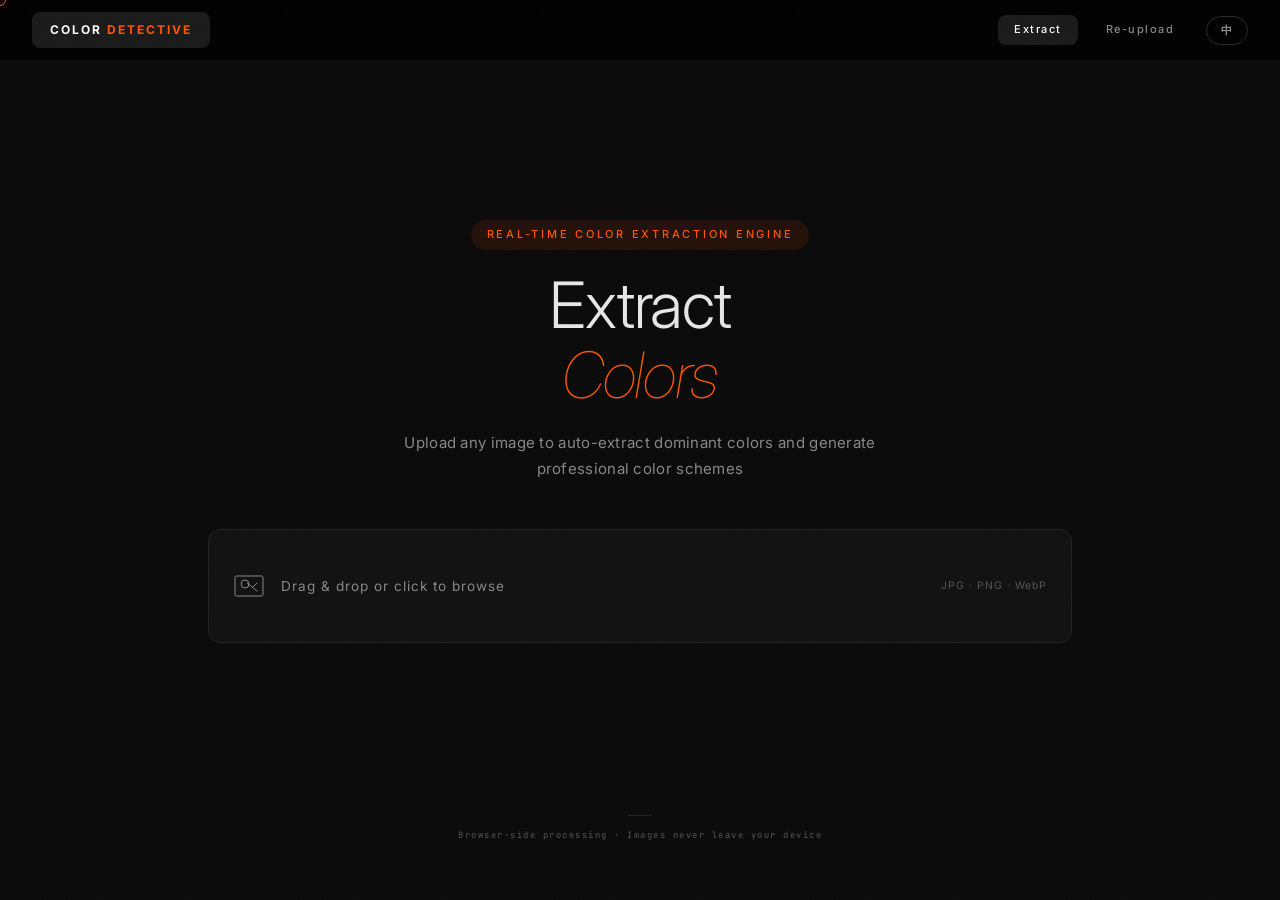
<file: projects/color-detective/index.html>
﻿<!DOCTYPE html>
<html lang="en">
<head>
  <meta charset="UTF-8">
  <meta name="viewport" content="width=device-width, initial-scale=1.0">
  <title>Color Detective</title>
  <link rel="stylesheet" href="css/style.css">
  <link rel="preconnect" href="https://fonts.googleapis.com">
  <link rel="preconnect" href="https://fonts.gstatic.com" crossorigin>
  <link href="https://fonts.googleapis.com/css2?family=Inter:opsz@14..32&family=JetBrains+Mono:wght@400;500&display=swap" rel="stylesheet">
</head>
<body>

  <div id="intro-block"></div>
  <div id="scanlines"></div>
  <div class="scroll-progress" id="scrollProgress"></div>
  <div class="custom-cursor" id="cursor"></div>

  <!-- ═══ Navigation ═══ -->
  <nav class="nav">
    <div class="nav-inner">
      <div class="nav-brand"><span data-i18n="brandName1">COLOR</span> <span data-i18n="brandName2">DETECTIVE</span></div>
      <div class="nav-links">
        <span class="nav-link active" data-i18n="navExtract">Extract</span>
        <span class="nav-link" id="btnReUpload" data-i18n="navReUpload">Re-upload</span>
        <button class="lang-toggle" id="btnLangToggle" aria-label="Toggle language" title="Toggle language">EN</button>
      </div>
    </div>
  </nav>

  <!-- ═══ Main ═══ -->
  <main class="main" id="main">

    <!-- ─── Hero / Upload ─── -->
    <section class="hero" id="uploadZone">
      <div class="hero-text">
        <p class="hero-eyebrow" data-i18n="heroEyebrow">Real-Time Color Extraction Engine</p>
        <h1 class="hero-title">
          <span data-i18n="heroTitleLine1">Extract</span><br>
          <span class="hero-accent" data-i18n="heroTitleAccent">Colors</span>
        </h1>
        <p class="hero-desc" data-i18n="heroDesc">Upload any image to auto-extract dominant colors and generate professional color schemes</p>
      </div>

      <div class="upload" id="uploadContent">
        <input type="file" id="fileInput" accept="image/*" hidden>
        <div class="upload-area" id="uploadArea">
          <svg width="32" height="32" viewBox="0 0 32 32" fill="none" class="upload-icon">
            <rect x="2" y="6" width="28" height="20" rx="1.5" stroke="currentColor" stroke-width="1" stroke-linejoin="round"/>
            <circle cx="12" cy="14" r="4" stroke="currentColor" stroke-width="1"/>
            <line x1="14" y1="13" x2="24" y2="21" stroke="currentColor" stroke-width="1" stroke-linecap="round"/>
            <line x1="24" y1="13" x2="20" y2="17" stroke="currentColor" stroke-width="1" stroke-linecap="round"/>
          </svg>
          <span class="upload-text" data-i18n="uploadText">Drag & drop or click to browse</span>
          <span class="upload-hint" data-i18n="uploadHint">JPG · PNG · WebP</span>
        </div>
      </div>

      <!-- Preview -->
      <div class="preview hidden" id="previewWrap">
        <div class="preview-frame">
          <img id="previewImage" alt="">
        </div>
        <button class="preview-close" id="btnClosePreview" data-i18n-title="previewClose">✕</button>
      </div>
    </section>

    <!-- ─── Results ─── -->
    <div class="results hidden" id="results">

      <!-- 01 Dominant Colors -->
      <section class="sec" id="dominantSection">
        <div class="sec-head">
          <span class="sec-num">01</span>
          <h2 class="sec-label" data-i18n="secDominant">Dominant Colors</h2>
          <button class="info-btn" data-info="dominant" title="What is this?">?</button>
          <span class="sec-line"></span>
          <span class="sec-tag">DOMINANT</span>
        </div>
        <div class="dominant" id="dominantStrip"></div>
        <!-- Tint/Shade strip — appears on color click -->
        <div class="tint-strip hidden" id="tintStrip">
          <div class="tint-head">
            <span class="tint-label" data-i18n="tintLabel">Tints & Shades</span>
            <span class="tint-hex" id="tintHexRef">#FF5500</span>
          </div>
          <div class="tint-row" id="tintRow"></div>
        </div>
        <div class="sec-actions" id="dominantActions">
          <button class="act" data-copy="hex" data-i18n="btnCopyHex">⎘ Copy All Hex</button>
          <button class="act" data-copy="css" data-i18n="btnExportCSS">◈ Export CSS Variables</button>
          <button class="act" data-copy="json" data-i18n="btnExportJSON">≣ Export JSON</button>
          <button class="act" id="btnExportPalette" data-i18n="btnExportPalette">⬇ Export Palette</button>
        </div>
      </section>

      <!-- 02 Color Schemes -->
      <section class="sec" id="schemeSection">
        <div class="sec-head">
          <span class="sec-num">02</span>
          <h2 class="sec-label" data-i18n="secSchemes">Color Schemes</h2>
          <button class="info-btn" data-info="schemes" title="What is this?">?</button>
          <span class="sec-line"></span>
          <span class="sec-tag">HARMONIES</span>
        </div>
        <div class="schemes" id="schemes"></div>
      </section>

      <!-- 03 Color Temperature -->
      <section class="sec" id="tempSection">
        <div class="sec-head">
          <span class="sec-num">03</span>
          <h2 class="sec-label" data-i18n="secTemp">Color Temperature</h2>
          <button class="info-btn" data-info="temperature" title="What is this?">?</button>
          <span class="sec-line"></span>
          <span class="sec-tag">WARM / COOL</span>
        </div>
        <div class="temp-grid" id="tempGrid"></div>
      </section>

      <!-- 04 Average Color -->
      <section class="sec" id="avgSection">
        <div class="sec-head">
          <span class="sec-num">04</span>
          <h2 class="sec-label" data-i18n="secAvg">Average Color</h2>
          <button class="info-btn" data-info="average" title="What is this?">?</button>
          <span class="sec-line"></span>
          <span class="sec-tag">BLEND</span>
        </div>
        <div class="avg-display" id="avgDisplay">
          <div class="avg-swatch" id="avgSwatch"></div>
          <div class="avg-info">
            <span class="avg-hex" id="avgHex">#000000</span>
            <span class="avg-desc" data-i18n="avgDesc">Weighted average of all sampled pixels</span>
          </div>
        </div>
      </section>

      <!-- 05 Brightness Distribution -->
      <section class="sec" id="briSection">
        <div class="sec-head">
          <span class="sec-num">05</span>
          <h2 class="sec-label" data-i18n="secBri">Brightness Balance</h2>
          <button class="info-btn" data-info="brightness" title="What is this?">?</button>
          <span class="sec-line"></span>
          <span class="sec-tag">LUMINANCE</span>
        </div>
        <div class="bri-chart" id="briChart">
          <div class="bri-bar-wrap"><div class="bri-bar bri-dark"><div class="bri-fill" id="briDarkFill"></div></div><span class="bri-label" data-i18n="briDark">Dark</span></div>
          <div class="bri-bar-wrap"><div class="bri-bar bri-mid"><div class="bri-fill" id="briMidFill"></div></div><span class="bri-label" data-i18n="briMid">Mid</span></div>
          <div class="bri-bar-wrap"><div class="bri-bar bri-light"><div class="bri-fill" id="briLightFill"></div></div><span class="bri-label" data-i18n="briLight">Light</span></div>
        </div>
      </section>

      <!-- 06 Color Details -->
      <section class="sec" id="detailSection">
        <div class="sec-head">
          <span class="sec-num">06</span>
          <h2 class="sec-label" data-i18n="secDetail">Color Details</h2>
          <button class="info-btn" data-info="details" title="What is this?">?</button>
          <span class="sec-line"></span>
          <span class="sec-tag">PROPERTIES</span>
        </div>
        <div class="detail-table" id="detailTable"></div>
      </section>

    </div>

  </main>

  <!-- ═══ Footer ═══ -->
  <footer class="footer">
    <span class="footer-dash"></span>
    <p data-i18n="footerText">Browser-side processing · Images never leave your device</p>
  </footer>

  <!-- ═══ Toast ═══ -->
  <div class="toast" id="toast">
    <span class="toast-icon">○</span>
    <span class="toast-msg"></span>
  </div>

  <!-- ═══ Loader ═══ -->
  <div class="loader-screen hidden" id="loaderScreen">
    <div class="loader-counter" id="loaderCounter" data-i18n="loaderProcessing">Processing</div>
    <div class="loader-bar"></div>
  </div>

  <!-- Intro + Custom cursor + Scroll progress -->
  <script>
    setTimeout(function(){var ib=document.getElementById('intro-block');if(ib)ib.remove();},1600);
    const cursor = document.getElementById('cursor');
    let mx = 0, my = 0, cx = 0, cy = 0;
    document.addEventListener('mousemove', e => { mx = e.clientX; my = e.clientY; });
    document.addEventListener('mousedown', () => cursor.classList.add('click'));
    document.addEventListener('mouseup', () => cursor.classList.remove('click'));
    document.querySelectorAll('button, a, input, .upload-area, .color-block, .scheme-strip, .scheme-swatch, [role="button"]').forEach(el => {
      el.addEventListener('mouseenter', () => cursor.classList.add('hover'));
      el.addEventListener('mouseleave', () => cursor.classList.remove('hover'));
    });
    function animateCursor() {
      cx += (mx - cx) * 0.15;
      cy += (my - cy) * 0.15;
      cursor.style.left = cx + 'px';
      cursor.style.top = cy + 'px';
      requestAnimationFrame(animateCursor);
    }
    animateCursor();
    // Scroll progress bar
    window.addEventListener('scroll', () => {
      const scrollH = document.documentElement.scrollHeight - window.innerHeight;
      const pct = scrollH > 0 ? (window.scrollY / scrollH) * 100 : 0;
      const bar = document.getElementById('scrollProgress');
      if (bar) bar.style.width = pct + '%';
    });
  </script>

  <script src="js/i18n.js"></script>
  <script>
  // Boot i18n — must be before other modules that reference window._i18n
  window._i18n = new I18n({
    lang: localStorage.getItem('lang') || 'en',
    onReady: function () {
      document.documentElement.lang = this.lang
      document.title = this.t('pageTitle')
      this.applyToDOM()
    }
  })
  </script>
  <script src="js/pixel-sampler.js"></script>
  <script src="js/kmeans.js"></script>
  <script src="js/palette.js"></script>
  <script src="js/ui.js"></script>
  <script src="js/uploader.js"></script>
  <script src="js/export.js"></script>
  <script src="js/main.js"></script>
</body>
</html>
</file>
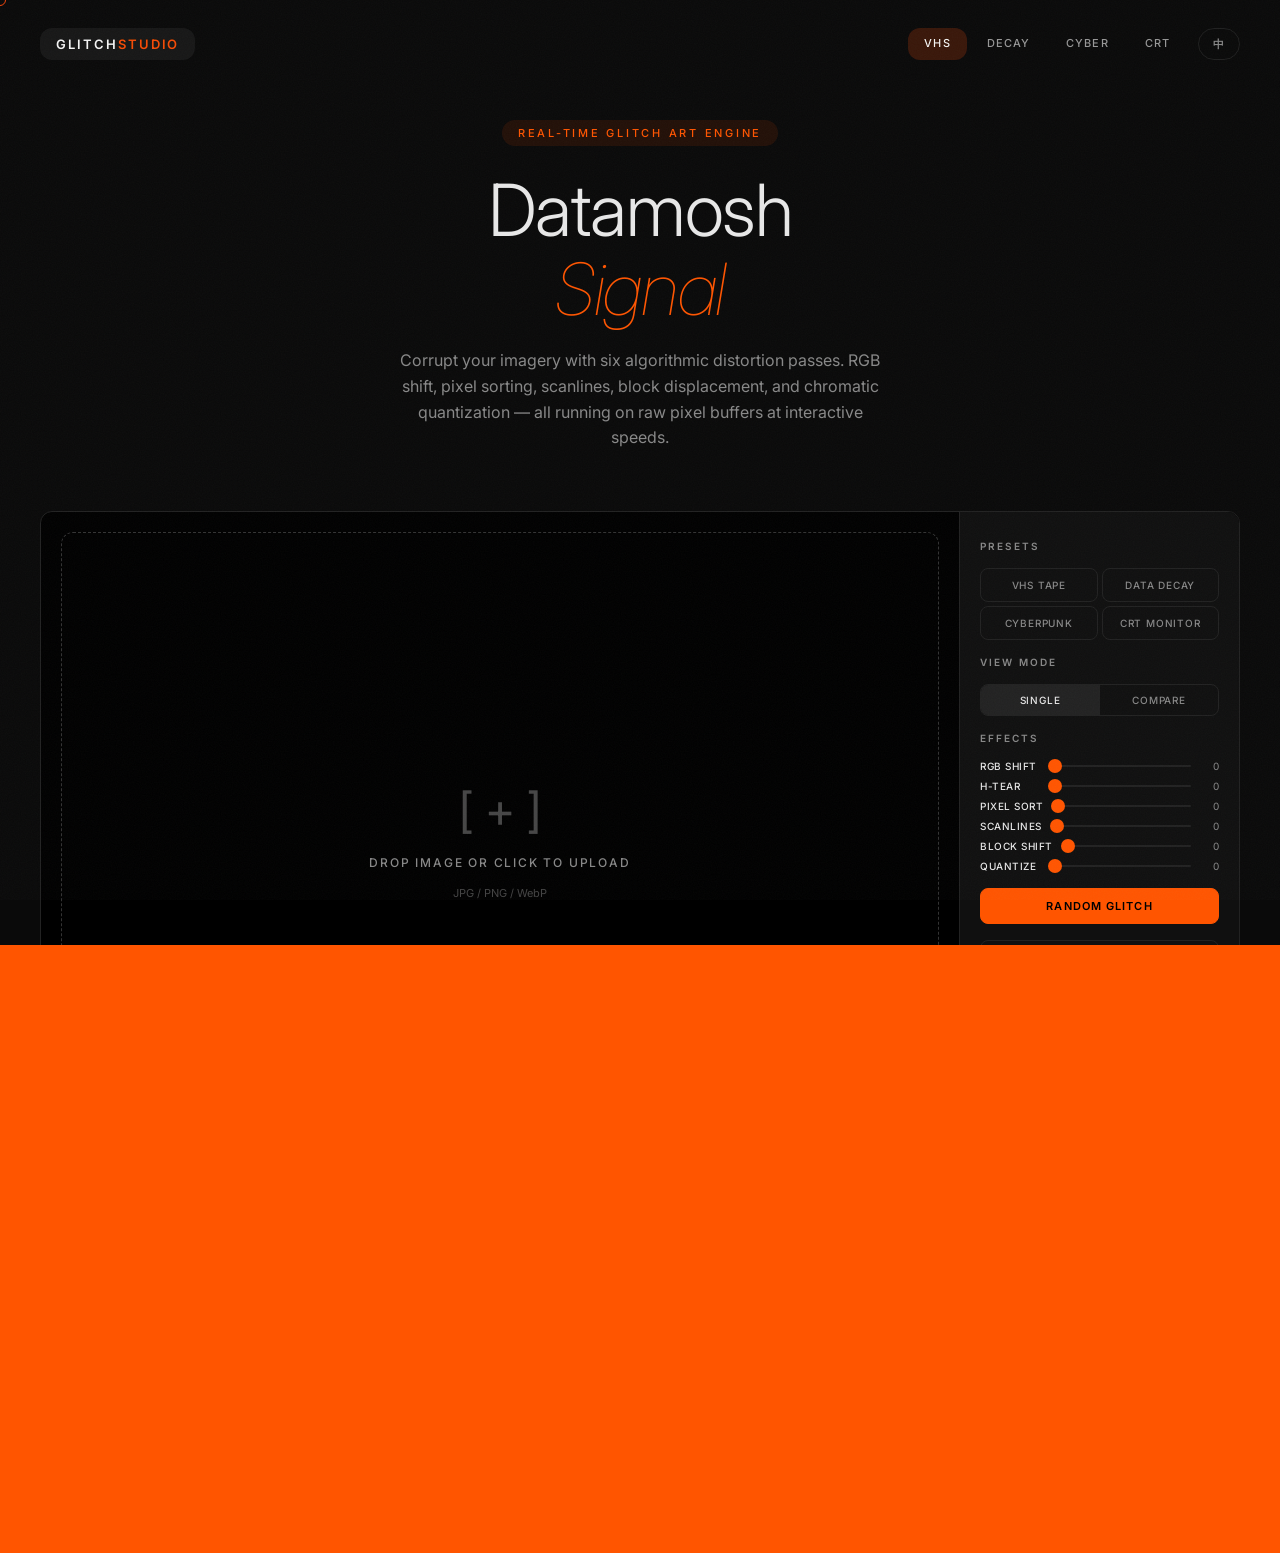
<file: projects/glitch-studio/index.html>
﻿<!DOCTYPE html>
<html lang="en">
<head>
<meta charset="UTF-8">
<meta name="viewport" content="width=device-width, initial-scale=1.0">
<title>Glitch Studio — Datamosh Engine</title>
<style>
@import url('https://fonts.googleapis.com/css2?family=Inter:wght@300;400;500;600;700&display=swap');

:root {
  --bg:#0a0a0a;--surface:#111;--text:#e8e8e8;--text-muted:#888;
  --accent:#ff5500;--accent-glow:rgba(255,85,0,0.3);--border:#222;
  --font:'Inter',system-ui,-apple-system,sans-serif;
  --radius:12px;
}
*{margin:0;padding:0;box-sizing:border-box;}
body{
  background:var(--bg);color:var(--text);font-family:var(--font);
  cursor:none;overflow-x:hidden;scroll-behavior:smooth;
  -webkit-font-smoothing:antialiased;
}

#cursor{
  position:fixed;width:12px;height:12px;border:1.5px solid var(--accent);
  border-radius:50%;pointer-events:none;z-index:9999;
  transition:width 0.3s,height 0.3s;transform:translate(-50%,-50%);mix-blend-mode:difference;
}
#cursor.hover{width:32px;height:32px;background:rgba(255,85,0,0.15);border-color:#fff;}
#cursor.click{width:8px;height:8px;background:var(--accent);border-color:var(--accent);}

#noise{
  position:fixed;inset:0;pointer-events:none;z-index:9998;opacity:0.035;
  background-image:url("data:image/svg+xml,%3Csvg viewBox='0 0 256 256' xmlns='http://www.w3.org/2000/svg'%3E%3Cfilter id='n'%3E%3CfeTurbulence type='fractalNoise' baseFrequency='0.65' numOctaves='3' stitchTiles='stitch'/%3E%3C/filter%3E%3Crect width='100%25' height='100%25' filter='url(%23n)'/%3E%3C/svg%3E");
  background-size:200px 200px;
}

/* ── Intro Block ── */
#intro-block{
  position:fixed;inset:0;z-index:10001;background:var(--accent);
  animation:introIn 0.5s cubic-bezier(0.34,1.56,0.64,1) forwards,
           introOut 0.6s 0.8s cubic-bezier(0.16,1,0.3,1) forwards;
  pointer-events:none;
}
@keyframes introIn{from{transform:scale(0)}to{transform:scale(1)}}
@keyframes introOut{from{transform:translateY(0);opacity:1}to{transform:translateY(105%);opacity:1}}

nav{
  position:fixed;top:0;left:0;right:0;z-index:100;
  padding:28px 40px;display:flex;justify-content:space-between;
  mix-blend-mode:difference;
}
nav .logo{
  font-size:13px;font-weight:600;letter-spacing:0.15em;text-transform:uppercase;color:#fff;
  background:rgba(255,255,255,0.06);padding:8px 16px;border-radius:var(--radius);
  backdrop-filter:blur(10px);
}
nav .logo span:first-child{color:#fff;} nav .logo span:last-child{color:var(--accent);}
nav .links{display:flex;gap:4px;}
nav .links a{
  color:rgba(255,255,255,0.6);text-decoration:none;
  font-size:11px;font-weight:500;letter-spacing:0.1em;
  text-transform:uppercase;transition:all 0.3s;
  padding:8px 16px;border-radius:var(--radius);
}
nav .links a:hover,nav .links a.active{color:#fff;background:rgba(255,85,0,0.2);}

.lang-toggle {
  background: none; border: 1px solid #2a2a2a; color: #909090;
  font-family: inherit; font-size: 11px; font-weight: 600;
  padding: 6px 14px; border-radius: 50px; cursor: pointer;
  letter-spacing: 1px; transition: all 0.3s; margin-left: 8px;
}
.lang-toggle:hover { border-color: var(--accent); color: var(--accent); }

#hero{
  min-height:50vh;display:flex;align-items:center;justify-content:center;
  padding:120px 40px 60px;text-align:center;
}
#hero .eyebrow{
  font-size:11px;font-weight:500;letter-spacing:0.25em;text-transform:uppercase;
  color:var(--accent);margin-bottom:24px;
  opacity:0;transform:translateY(20px);animation:revealUp 0.8s 0.3s ease forwards;
  background:rgba(255,85,0,0.1);padding:6px 16px;border-radius:20px;display:inline-block;
}
#hero h1{
  font-size:clamp(36px,6vw,72px);font-weight:300;line-height:1.1;
  letter-spacing:-0.02em;margin-bottom:20px;
  opacity:0;transform:translateY(20px);animation:revealUp 0.8s 0.5s ease forwards;
}
#hero h1 em{font-style:italic;font-weight:100;color:var(--accent);}
#hero .subtitle{
  font-size:16px;color:var(--text-muted);line-height:1.6;max-width:500px;margin:0 auto;
  opacity:0;transform:translateY(20px);animation:revealUp 0.8s 0.7s ease forwards;
}
@keyframes revealUp{to{opacity:1;transform:translateY(0);}}

#workspace{
  margin:0 40px 80px;display:flex;gap:0;min-height:60vh;
  border:1px solid var(--border);border-radius:var(--radius);
  background:#000;overflow:hidden;
  opacity:0;transform:translateY(40px);
  transition:opacity 0.8s ease,transform 0.8s ease;
}
#workspace.visible{opacity:1;transform:translateY(0);}
#canvasPanel{
  flex:1;display:flex;align-items:center;justify-content:center;
  position:relative;overflow:hidden;min-height:500px;
}
#canvasPanel canvas{display:block;max-width:100%;max-height:70vh;}
#dropOverlay{
  position:absolute;inset:0;display:flex;flex-direction:column;
  align-items:center;justify-content:center;gap:16px;
  border:1px dashed rgba(255,255,255,0.2);margin:20px;cursor:pointer;
  transition:all 0.3s;border-radius:var(--radius);
}
#dropOverlay:hover{border-color:var(--accent);}
#dropOverlay.hidden{display:none;}
#dropOverlay .dz-icon{font-size:48px;opacity:0.3;}
#dropOverlay .dz-text{font-size:12px;font-weight:500;letter-spacing:0.15em;text-transform:uppercase;color:var(--text-muted);}
#dropOverlay .dz-hint{font-size:11px;color:var(--text-muted);opacity:0.5;}

/* Compare mode */
#compareSlider{
  position:absolute;top:0;bottom:0;width:2px;background:var(--accent);
  cursor:ew-resize;z-index:5;display:none;
  box-shadow:0 0 8px rgba(255,85,0,0.5);
}
#compareSlider::after{
  content:'⟷';position:absolute;top:50%;left:50%;transform:translate(-50%,-50%);
  width:36px;height:36px;background:var(--surface);border:1px solid var(--accent);
  border-radius:50%;display:flex;align-items:center;justify-content:center;
  color:var(--accent);font-size:14px;line-height:36px;text-align:center;
}
#origCanvas{display:none;position:absolute;top:0;left:0;max-width:100%;max-height:70vh;}

#sidebar{
  width:280px;background:rgba(17,17,17,0.95);
  border-left:1px solid var(--border);padding:28px 20px;
  display:flex;flex-direction:column;gap:16px;overflow-y:auto;
  backdrop-filter:blur(20px);
}
#sidebar .sec-label{
  font-size:10px;font-weight:600;letter-spacing:0.2em;
  text-transform:uppercase;color:var(--text-muted);
}
#sidebar .preset-grid{display:grid;grid-template-columns:1fr 1fr;gap:4px;}
#sidebar .preset-btn{
  background:none;border:1px solid var(--border);color:var(--text-muted);
  padding:10px 6px;font-family:var(--font);font-size:10px;
  font-weight:500;letter-spacing:0.08em;text-transform:uppercase;
  cursor:pointer;transition:all 0.3s;border-radius:8px;
}
#sidebar .preset-btn:hover{border-color:var(--accent);color:var(--accent);}
#sidebar .mode-switch{display:flex;border:1px solid var(--border);border-radius:8px;overflow:hidden;}
#sidebar .mode-btn{
  flex:1;padding:9px 0;background:none;border:none;
  font-family:var(--font);font-size:10px;font-weight:500;
  letter-spacing:0.08em;text-transform:uppercase;
  color:var(--text-muted);cursor:pointer;transition:all 0.3s;
}
#sidebar .mode-btn:first-child{border-right:1px solid var(--border);}
#sidebar .mode-btn.active{background:var(--border);color:var(--text);}
#sidebar .mode-btn:hover{color:var(--accent);}

#sidebar .fx-group{display:flex;flex-direction:column;gap:8px;}
#sidebar .fx-row{display:flex;align-items:center;justify-content:space-between;gap:8px;}
#sidebar .fx-row label{font-size:10px;font-weight:500;min-width:60px;letter-spacing:0.05em;text-transform:uppercase;}
#sidebar .fx-row input[type="range"]{
  flex:1;-webkit-appearance:none;height:2px;background:var(--border);outline:none;border-radius:2px;
}
#sidebar .fx-row input[type="range"]::-webkit-slider-thumb{
  -webkit-appearance:none;width:14px;height:14px;border-radius:50%;
  background:var(--accent);cursor:pointer;transition:transform 0.2s;
}
#sidebar .fx-row input[type="range"]::-webkit-slider-thumb:hover{transform:scale(1.4);}
#sidebar .fx-row .val{font-size:10px;color:var(--text-muted);min-width:20px;text-align:right;}

#sidebar .btn{
  width:100%;padding:10px;background:none;border:1px solid var(--border);
  color:var(--text);font-family:var(--font);font-size:11px;
  font-weight:500;letter-spacing:0.1em;text-transform:uppercase;
  cursor:pointer;transition:all 0.3s;border-radius:8px;
}
#sidebar .btn:hover{border-color:var(--accent);color:var(--accent);}
#sidebar .btn.accent{background:var(--accent);border-color:var(--accent);color:#000;font-weight:600;}
#sidebar .btn.accent:hover{background:#ff6a1a;}
.history-gallery{display:flex;flex-wrap:wrap;gap:6px;max-height:160px;overflow-y:auto;}
.history-thumb{width:44px;height:36px;border:1px solid var(--border);border-radius:6px;cursor:pointer;overflow:hidden;flex-shrink:0;transition:border-color 0.2s;background:#000;position:relative;}
.history-thumb:hover{border-color:var(--accent);}
.history-thumb img{width:100%;height:100%;object-fit:cover;display:block;}
.history-thumb .history-del{position:absolute;top:1px;right:2px;font-size:8px;color:#f44;opacity:0;transition:opacity 0.2s;line-height:1;pointer-events:none;}
.history-thumb:hover .history-del{opacity:1;}


#info{
  padding:80px 40px;border-top:1px solid var(--border);
  display:grid;grid-template-columns:1fr 1fr 1fr;gap:60px;
  opacity:0;transform:translateY(40px);
  transition:opacity 0.8s ease,transform 0.8s ease;
}
#info.visible{opacity:1;transform:translateY(0);}
#info .col .label{font-size:10px;font-weight:600;letter-spacing:0.2em;text-transform:uppercase;color:var(--text-muted);margin-bottom:12px;}
#info .col p{font-size:14px;color:var(--text-muted);line-height:1.7;}
#info .col .stat{font-size:28px;color:var(--accent);font-weight:300;margin-bottom:4px;}

#toast{
  position:fixed;bottom:40px;left:50%;transform:translateX(-50%) translateY(20px);
  z-index:1000;padding:12px 24px;
  background:var(--surface);border:1px solid var(--accent);
  font-size:12px;font-weight:500;letter-spacing:0.1em;
  text-transform:uppercase;color:var(--text);
  opacity:0;transition:all 0.4s ease;border-radius:8px;
}
#toast.show{opacity:1;transform:translateX(-50%) translateY(0);}

.bg-particle{
  position:fixed;pointer-events:none;z-index:0;
  border-radius:50%;background:var(--accent);
  opacity:0;animation:floatUp 8s ease infinite;
}
@keyframes floatUp{
  0%{opacity:0;transform:translateY(100vh) scale(0);}
  10%{opacity:0.15;}90%{opacity:0;}
  100%{transform:translateY(-10vh) scale(1.5);}
}

@media(max-width:768px){
  nav{padding:20px 20px;}
  #hero{padding:100px 20px 40px;min-height:35vh;}
  #workspace{flex-direction:column;margin:0 20px 40px;}
  #sidebar{width:100%;max-height:40vh;border-left:none;border-top:1px solid var(--border);}
  #info{grid-template-columns:1fr;gap:40px;padding:40px 20px;}
}
</style>
</head>
<body>
<div id="noise"></div>
<div id="cursor"></div>

<div id="intro-block"></div>

<nav>
  <div class="logo"><span data-i18n="logo.line1">Glitch</span><span data-i18n="logo.line2">Studio</span></div>
  <div class="links">
    <a href="#" class="active" data-preset="vhs" data-i18n="preset.vhs" onclick="applyPreset('vhs')">VHS</a>
    <a href="#" data-preset="decay" data-i18n="preset.decay" onclick="applyPreset('decay')">Decay</a>
    <a href="#" data-preset="cyber" data-i18n="preset.cyber" onclick="applyPreset('cyber')">Cyber</a>
    <a href="#" data-preset="crt" data-i18n="preset.crt" onclick="applyPreset('crt')">CRT</a>
    <button class="lang-toggle" id="langToggle" data-i18n-title="lang.switch" data-i18n="lang.btn">中</button>
  </div>
</nav>

<section id="hero">
  <div>
    <div class="eyebrow">Real-Time Glitch Art Engine</div>
    <h1>Datamosh<br><em>Signal</em></h1>
    <p class="subtitle">Corrupt your imagery with six algorithmic distortion passes. RGB shift, pixel sorting, scanlines, block displacement, and chromatic quantization — all running on raw pixel buffers at interactive speeds.</p>
  </div>
</section>

<section id="workspace">
  <div id="canvasPanel">
    <canvas id="output"></canvas>
    <canvas id="origCanvas"></canvas>
    <div id="compareSlider"></div>
    <div id="dropOverlay">
      <div class="dz-icon">[ + ]</div>
      <div class="dz-text">Drop Image or Click to Upload</div>
      <div class="dz-hint">JPG / PNG / WebP</div>
    </div>
  </div>
  <div id="sidebar">
    <div class="sec-label">Presets</div>
    <div class="preset-grid">
      <button class="preset-btn" data-preset="vhs" onclick="applyPreset('vhs')">VHS Tape</button>
      <button class="preset-btn" data-preset="decay" onclick="applyPreset('decay')">Data Decay</button>
      <button class="preset-btn" data-preset="cyber" onclick="applyPreset('cyber')">Cyberpunk</button>
      <button class="preset-btn" data-preset="crt" onclick="applyPreset('crt')">CRT Monitor</button>
    </div>

    <div class="sec-label">View Mode</div>
    <div class="mode-switch">
      <button class="mode-btn active" data-mode="single" onclick="setMode('single')">Single</button>
      <button class="mode-btn" data-mode="compare" onclick="setMode('compare')">Compare</button>
    </div>

    <div class="sec-label">Effects</div>
    <div class="fx-group" id="fxGroup"></div>

    <button class="btn accent" id="randomBtn">Random Glitch</button>
    <button class="btn" id="exportPngBtn">Export PNG</button>
    
    <button class="btn" id="copyClipboardBtn">Copy Image</button>
    <button class="btn" id="resetBtn">Reset All</button>
    <div class="sec-label" style="margin-top:16px">History</div>
    <div class="history-gallery" id="historyGallery"></div>
  </div>
</section>

<section id="info">
  <div class="col">
    <div class="label">Pipeline</div>
    <div class="stat" id="totalFx">6</div>
    <p>Stackable distortion passes applied sequentially: RGB Shift → Tear → Pixel Sort → Scanlines → Block Shift → Quantize.</p>
  </div>
  <div class="col">
    <div class="label">Process</div>
    <p>Each effect operates on raw RGBA pixel buffers. The original image data is preserved, allowing non-destructive real-time parameter sweeping. Images are auto-resized to 1200px max dimension for performance.</p>
  </div>
  <div class="col">
    <div class="label">Export</div>
    <p>Single-frame PNG export captures the current glitch state at full resolution. Download your corrupted artwork instantly.</p>
  </div>
</section>

<div id="toast"></div>
<input type="file" id="fileInput" accept="image/*" hidden>

<script>
(function(){
  'use strict';

  var canvas=document.getElementById('output'),ctx=canvas.getContext('2d');
  var origCanvas=document.getElementById('origCanvas'),origCtx=origCanvas.getContext('2d');
  var dropOverlay=document.getElementById('dropOverlay');
  var fileInput=document.getElementById('fileInput');
  var compareSlider=document.getElementById('compareSlider');
  var cursorEl=document.getElementById('cursor');
  var workspace=document.getElementById('workspace');
  var info=document.getElementById('info');
  var toast=document.getElementById('toast');
  var fxGroup=document.getElementById('fxGroup');

  var originalImage=null,mode='single';
  var comparePos=50; // 0-100, position of the slider
  var isDragging=false;

  var effects={rgbShift:0,tear:0,pixelSort:0,scanlines:0,blockShift:0,quantize:0};
  var effectDefs=[
    {id:'rgbShift',label:'RGB Shift',max:30},
    {id:'tear',label:'H-Tear',max:20},
    {id:'pixelSort',label:'Pixel Sort',max:100},
    {id:'scanlines',label:'Scanlines',max:100},
    {id:'blockShift',label:'Block Shift',max:50},
    {id:'quantize',label:'Quantize',max:100}
  ];
  var presets={
    vhs:{rgbShift:8,tear:6,pixelSort:0,scanlines:40,blockShift:5,quantize:30},
    decay:{rgbShift:15,tear:14,pixelSort:55,scanlines:20,blockShift:25,quantize:45},
    cyber:{rgbShift:22,tear:10,pixelSort:0,scanlines:0,blockShift:18,quantize:15},
    crt:{rgbShift:3,tear:0,pixelSort:0,scanlines:70,blockShift:0,quantize:0}
  };

  // Build FX UI
  try{
    effectDefs.forEach(function(def){
      var row=document.createElement('div');row.className='fx-row';
      var label=document.createElement('label');label.textContent=def.label;
      var input=document.createElement('input');
      input.type='range';input.id=def.id;input.min='0';input.max=String(def.max);input.value='0';
      input.addEventListener('input',function(){window.updateEffect(def.id);});
      var val=document.createElement('span');val.className='val';val.id=def.id+'Val';val.textContent='0';
      row.appendChild(label);row.appendChild(input);row.appendChild(val);
      fxGroup.appendChild(row);
    });
  }catch(e){console.warn('FX UI build failed:',e);}

  // Custom Cursor
  document.addEventListener('mousemove',function(e){cursorEl.style.left=e.clientX+'px';cursorEl.style.top=e.clientY+'px';});
  document.addEventListener('mousedown',function(){cursorEl.classList.add('click');});
  document.addEventListener('mouseup',function(){cursorEl.classList.remove('click');});
  document.querySelectorAll('button,a,input,.btn,.preset-btn,.mode-btn').forEach(function(el){
    el.addEventListener('mouseenter',function(){cursorEl.classList.add('hover');});
    el.addEventListener('mouseleave',function(){cursorEl.classList.remove('hover');});
  });

  // Intro block — auto-removes after animation
  setTimeout(function(){var ib=document.getElementById('intro-block');if(ib)ib.remove();},1600);

  // Scroll Reveals
  var observer=new IntersectionObserver(function(entries){
    entries.forEach(function(e){if(e.isIntersecting)e.target.classList.add('visible');});
  },{threshold:0.15});
  observer.observe(workspace);
  observer.observe(info);

  // Toast
  function showToast(msg){
    toast.textContent=msg;toast.classList.add('show');
    setTimeout(function(){toast.classList.remove('show');},2000);
  }

  // Effects engine
  function applyEffects(srcData,eff){
    var w=srcData.width,h=srcData.height;
    var dst=new ImageData(w,h);
    var s=srcData.data,d=dst.data;
    for(var i=0;i<s.length;i++)d[i]=s[i];

    if(eff.rgbShift>0){
      var shift=Math.round(eff.rgbShift*(w/400));
      for(var y=0;y<h;y++)
        for(var x=0;x<w;x++){
          var di=(y*w+x)*4,si=(y*w+Math.min(w-1,Math.max(0,x+shift)))*4;
          d[di]=s[si];
        }
      for(var i=0;i<s.length;i++)s[i]=d[i];
    }

    if(eff.tear>0){
      for(var t=0;t<Math.round(eff.tear);t++){
        var ty=Math.floor(Math.random()*h),th=Math.floor(2+Math.random()*8);
        var tsx=Math.floor((Math.random()-0.5)*40);
        for(var dy=ty;dy<Math.min(h,ty+th);dy++)
          for(var x=0;x<w;x++){
            var di=(dy*w+x)*4,si=(dy*w+Math.min(w-1,Math.max(0,x+tsx)))*4;
            d[di]=s[si];d[di+1]=s[si+1];d[di+2]=s[si+2];
          }
      }
      for(var i=0;i<s.length;i++)s[i]=d[i];
    }

    if(eff.pixelSort>0){
      var threshold=180-eff.pixelSort*1.2;
      for(var y=0;y<h;y++){
        var start=-1;
        for(var x=0;x<w;x++){
          var i=(y*w+x)*4;
          var brightness=s[i]*0.299+s[i+1]*0.587+s[i+2]*0.114;
          if(brightness>threshold&&start===-1)start=x;
          else if(brightness<=threshold&&start!==-1){
            var seg=[];
            for(var sx=start;sx<x;sx++){
              var si=(y*w+sx)*4;
              seg.push({r:s[si],g:s[si+1],b:s[si+2],a:s[si+3],br:s[si]*0.299+s[si+1]*0.587+s[si+2]*0.114});
            }
            seg.sort(function(a,b){return a.br-b.br;});
            for(var sx=start;sx<x;sx++){
              var di=(y*w+sx)*4,c=seg[sx-start];
              d[di]=c.r;d[di+1]=c.g;d[di+2]=c.b;d[di+3]=c.a;
            }
            start=-1;
          }
        }
      }
      for(var i=0;i<s.length;i++)s[i]=d[i];
    }

    if(eff.scanlines>0){
      for(var y=0;y<h;y++){
        if(y%3===0)for(var x=0;x<w;x++){
          var i=(y*w+x)*4;
          d[i]=Math.min(255,s[i]+20);d[i+1]=Math.min(255,s[i+1]+20);d[i+2]=Math.min(255,s[i+2]+20);
        }
        if(y%3===2)for(var x=0;x<w;x++){
          var i=(y*w+x)*4;
          d[i]=s[i]*0.5;d[i+1]=s[i+1]*0.5;d[i+2]=s[i+2]*0.5;
        }
      }
      for(var i=0;i<s.length;i++)s[i]=d[i];
    }

    if(eff.blockShift>0){
      var bs=Math.round(4+eff.blockShift*0.8);
      var numBlocks=Math.round(eff.blockShift*0.8);
      for(var b=0;b<numBlocks;b++){
        var bx=Math.floor(Math.random()*(w/bs))*bs,by=Math.floor(Math.random()*(h/bs))*bs;
        var sx=Math.floor((Math.random()-0.5)*bs*1.5);
        for(var dy=by;dy<Math.min(h,by+bs);dy++)
          for(var dx=bx;dx<Math.min(w,bx+bs);dx++){
            var di=(dy*w+dx)*4,si=(dy*w+Math.min(w-1,Math.max(0,dx+sx)))*4;
            d[di]=s[si];d[di+1]=s[si+1];d[di+2]=s[si+2];
          }
      }
      for(var i=0;i<s.length;i++)s[i]=d[i];
    }

    if(eff.quantize>0){
      var step=256/Math.max(2,Math.round(256-eff.quantize*2.5));
      for(var i=0;i<s.length;i++)d[i]=Math.round(s[i]/step)*step;
    }
    return dst;
  }

  function render(){
    if(!originalImage)return;
    var srcData=new ImageData(new Uint8ClampedArray(originalImage.data),originalImage.width,originalImage.height);
    var result=applyEffects(srcData,effects);

    if(mode==='compare'){
      // COMPARE MODE: composite original + glitch on a single canvas
      var w=result.width,h=result.height;
      canvas.width=w;canvas.height=h;
      canvas.style.clipPath='none';
      origCanvas.style.display='none';

      // Build composite: original on left, glitched on right
      var splitX=Math.floor((comparePos/100)*w);
      var comp=new ImageData(w,h);
      var sO=originalImage.data, sG=result.data, d=comp.data;
      for(var y=0;y<h;y++){
        for(var x=0;x<w;x++){
          var i=(y*w+x)*4;
          if(x<splitX){d[i]=sO[i];d[i+1]=sO[i+1];d[i+2]=sO[i+2];d[i+3]=sO[i+3];}
          else{d[i]=sG[i];d[i+1]=sG[i+1];d[i+2]=sG[i+2];d[i+3]=sG[i+3];}
        }
      }
      ctx.putImageData(comp,0,0);

      compareSlider.style.display='block';
      compareSlider.style.left=comparePos+'%';
    }else{
      // SINGLE MODE: only glitched output
      canvas.width=result.width;canvas.height=result.height;
      ctx.putImageData(result,0,0);
      canvas.style.clipPath='none';
      origCanvas.style.display='none';
      compareSlider.style.display='none';
    }
  }

  function loadImage(file){
    var reader=new FileReader();
    reader.onload=function(e){
      var img=new Image();
      img.onload=function(){
        var w=img.width,h=img.height;
        var maxDim=1200;
        if(Math.max(w,h)>maxDim){var s=maxDim/Math.max(w,h);w=Math.round(w*s);h=Math.round(h*s);}
        var tmp=document.createElement('canvas');tmp.width=w;tmp.height=h;
        tmp.getContext('2d').drawImage(img,0,0,w,h);
        originalImage=tmp.getContext('2d').getImageData(0,0,w,h);
        dropOverlay.classList.add('hidden');resetEffects();render();
        showToast(t('toast.loaded'));
      };
      img.onerror=function(){showToast(t('toast.error'));};
      img.src=e.target.result;
    };
    reader.readAsDataURL(file);
  }

  function resetEffects(){for(var k in effects)effects[k]=0;updateAllSliders();}
  window.applyPreset=function(name){
    var p=presets[name];if(!p)return;
    for(var k in p)effects[k]=p[k];
    updateAllSliders();
    document.querySelectorAll('[data-preset]').forEach(function(a){a.classList.toggle('active',a.dataset.preset===name);});
    showToast(t('toast.'+name));
  };
  function updateAllSliders(){
    for(var k in effects){
      var s=document.getElementById(k),v=document.getElementById(k+'Val');
      if(s)s.value=effects[k];if(v)v.textContent=effects[k];
    }
    render();
  }

  window.updateEffect=function(id){
    var s=document.getElementById(id);if(!s)return;
    effects[id]=parseInt(s.value);
    var v=document.getElementById(id+'Val');if(v)v.textContent=s.value;
    render();
  };

  window.setMode=function(m){
    mode=m;
    document.querySelectorAll('.mode-btn').forEach(function(b){b.classList.toggle('active',b.dataset.mode===m);});
    if(m==='compare'){
      comparePos=50;
      render();
      showToast(t('toast.compare'));
    }else{
      render();
      showToast(t('toast.single'));
    }
  };

  // Compare slider drag
  compareSlider.addEventListener('mousedown',function(e){
    isDragging=true;e.preventDefault();
  });
  window.addEventListener('mousemove',function(e){
    if(!isDragging||mode!=='compare')return;
    var rect=document.getElementById('canvasPanel').getBoundingClientRect();
    comparePos=Math.max(5,Math.min(95,((e.clientX-rect.left)/rect.width)*100));
    render();
  });
  window.addEventListener('mouseup',function(){isDragging=false;});

  // Touch support for slider
  compareSlider.addEventListener('touchstart',function(e){
    isDragging=true;e.preventDefault();
  });
  window.addEventListener('touchmove',function(e){
    if(!isDragging||mode!=='compare')return;
    var rect=document.getElementById('canvasPanel').getBoundingClientRect();
    comparePos=Math.max(5,Math.min(95,((e.touches[0].clientX-rect.left)/rect.width)*100));
    render();
  });
  window.addEventListener('touchend',function(){isDragging=false;});

  // Events
  dropOverlay.addEventListener('click',function(){fileInput.click();});
  fileInput.addEventListener('change',function(e){if(e.target.files[0])loadImage(e.target.files[0]);});
  dropOverlay.addEventListener('dragover',function(e){e.preventDefault();dropOverlay.style.borderColor='var(--accent)';});
  dropOverlay.addEventListener('dragleave',function(){dropOverlay.style.borderColor='';});
  dropOverlay.addEventListener('drop',function(e){
    e.preventDefault();dropOverlay.style.borderColor='';
    if(e.dataTransfer.files[0])loadImage(e.dataTransfer.files[0]);
  });

  document.getElementById('randomBtn').addEventListener('click',function(){
    for(var k in effects){
      var s=document.getElementById(k);
      if(s)effects[k]=Math.floor(Math.random()*(parseInt(s.max)+1));
    }
    updateAllSliders();showToast(t('toast.randomized'));
  });
  document.getElementById('resetBtn').addEventListener('click',function(){resetEffects();render();showToast(t('toast.reset'));});
  document.getElementById('exportPngBtn').addEventListener('click',function(){
    if(!originalImage)return;
    var a=document.createElement('a');a.download='glitch.png';a.href=canvas.toDataURL('image/png');a.click();
    showToast(t('toast.exported'));
  });

  // ── History snapshots ──
  var historySnaps=[];
  var MAX_HISTORY=8;
  function saveSnapshot(){
    if(!originalImage)return;
    var snap=document.createElement('canvas');
    snap.width=canvas.width;snap.height=canvas.height;
    snap.getContext('2d').drawImage(canvas,0,0);
    historySnaps.unshift(snap);
    if(historySnaps.length>MAX_HISTORY)historySnaps.pop();
    renderHistory();
  }
  function renderHistory(){
    var g=document.getElementById('historyGallery');
    g.innerHTML='';
    historySnaps.forEach(function(s,i){
      var div=document.createElement('div');
      div.className='history-thumb';
      div.title='Snapshot '+(i+1)+' — click to restore';
      var img=document.createElement('img');
      img.src=s.toDataURL('image/png');
      img.alt='snap'+(i+1);
      div.appendChild(img);
      div.addEventListener('click',function(){
        var ctx2=canvas.getContext('2d');
        canvas.width=s.width;canvas.height=s.height;
        ctx2.drawImage(s,0,0);
        showToast('[ Snapshot '+(i+1)+' restored ]');
      });
      g.appendChild(div);
    });
  }

  // ── Copy to Clipboard ──
  document.getElementById('copyClipboardBtn').addEventListener('click',function(){
    if(!originalImage){showToast(t('toast.noimage'));return;}
    canvas.toBlob(function(blob){
      if(!blob){showToast('[ Copy failed ]');return;}
      try{
        var item=new ClipboardItem({'image/png':blob});
        navigator.clipboard.write([item]).then(function(){
          showToast('[ Image copied to clipboard ]');
        }).catch(function(){showToast('[ Clipboard blocked — right-click Save As instead ]')});
      }catch(e){showToast('[ Clipboard not supported — use Export PNG ]')}
    },'image/png');
  });

  // ── Auto-save snapshot on slider change ──
  function updateEffectWithHistory(id){
    updateEffect(id);
    clearTimeout(window._snapshotTimer);
    window._snapshotTimer=setTimeout(saveSnapshot,600);
  }
  // Override updateEffect to trigger history
  var _origUpdateEffect=window.updateEffect;
  window.updateEffect=function(id){
    _origUpdateEffect(id);
    clearTimeout(window._snapshotTimer);
    window._snapshotTimer=setTimeout(saveSnapshot,600);
  };
  // Save snapshot on random & preset
  var _origApplyPreset=window.applyPreset;
  window.applyPreset=function(name){
    _origApplyPreset(name);
    setTimeout(saveSnapshot,100);
  };
  document.getElementById('randomBtn').addEventListener('click',function(){setTimeout(saveSnapshot,100);});

  

  // BG Particles
  function spawnBgParticle(){
    var p=document.createElement('div');p.className='bg-particle';
    var size=2+Math.random()*4;
    p.style.width=size+'px';p.style.height=size+'px';
    p.style.left=Math.random()*100+'%';
    p.style.animationDuration=(6+Math.random()*10)+'s';
    p.style.animationDelay=Math.random()*3+'s';
    document.body.appendChild(p);
    p.addEventListener('animationend',function(){p.remove();});
  }
  setInterval(spawnBgParticle,3000);
  for(var i=0;i<12;i++)spawnBgParticle();

  // Keyboard
  document.addEventListener('keydown',function(e){
    if(e.key==='1')window.applyPreset('vhs');
    if(e.key==='2')window.applyPreset('decay');
    if(e.key==='3')window.applyPreset('cyber');
    if(e.key==='4')window.applyPreset('crt');
    if(e.key==='r'){resetEffects();render();}
    if(e.key==='e')document.getElementById('exportPngBtn').click();
  });
  // ── i18n ──
  const DICT = {
    en: {
      'page.title':'Glitch Studio — Datamosh Engine',
      'logo.line1':'Glitch','logo.line2':'Studio',
      'lang.btn':'中','lang.switch':'Switch Language',
      'preset.vhs':'VHS','preset.decay':'Decay','preset.cyber':'Cyber','preset.crt':'CRT',
      'hero.eyebrow':'Real-Time Glitch Art Engine',
      'hero.title':'Datamosh<br><em>Signal</em>',
      'hero.sub':'Corrupt your imagery with six algorithmic distortion passes. RGB shift, pixel sorting, scanlines, block displacement, and chromatic quantization — all running on raw pixel buffers at interactive speeds.',
      'drop.icon':'[ + ]','drop.text':'Drop Image or Click to Upload','drop.hint':'JPG / PNG / WebP',
      'sidebar.presets':'Presets','sidebar.viewmode':'View Mode','sidebar.effects':'Effects',
      'view.single':'Single','view.compare':'Compare',
      'btn.random':'Random Glitch','btn.export':'Export PNG','btn.copy':'Copy Image','btn.reset':'Reset All','sidebar.history':'History',
      'info.pipeline':'Pipeline','info.pipeline.desc':'6 stackable distortion passes applied sequentially: RGB Shift → Tear → Pixel Sort → Scanlines → Block Shift → Quantize.',
      'info.process':'Process','info.process.desc':'Each effect operates on raw RGBA pixel buffers. The original image data is preserved, allowing non-destructive real-time parameter sweeping.',
      'info.export':'Export','info.export.desc':'Single-frame PNG export captures the current glitch state at full resolution. Download your corrupted artwork instantly.',
      'toast.loaded':'[ Image Loaded ]','toast.error':'[ Image Load Error ]',
      'toast.vhs':'[ VHS Preset ]','toast.decay':'[ DECAY Preset ]','toast.cyber':'[ CYBER Preset ]','toast.crt':'[ CRT Preset ]',
      'toast.compare':'[ Compare Mode ]','toast.single':'[ Single View ]',
      'toast.randomized':'[ Randomized ]','toast.reset':'[ All Reset ]',
      'toast.exported':'[ PNG Exported ]','toast.noimage':'[ No Image ]','toast.copied':'[ Image copied to clipboard ]','toast.copyFail':'[ Clipboard blocked ]','toast.snapRestored':'[ Snapshot restored ]',
      
      'effect.rgb':'RGB Shift','effect.tear':'H-Tear','effect.pixelSort':'Pixel Sort','effect.scanlines':'Scanlines','effect.blockShift':'Block Shift','effect.quantize':'Quantize'
    },
    zh: {
      'page.title':'故障工作室 — 数据损坏引擎',
      'logo.line1':'故障','logo.line2':'工作室',
      'lang.btn':'EN','lang.switch':'切换语言',
      'preset.vhs':'VHS 录像带','preset.decay':'数据衰减','preset.cyber':'赛博朋克','preset.crt':'CRT 显示器',
      'hero.eyebrow':'实时故障艺术引擎',
      'hero.title':'数据损坏<br><em>信号</em>',
      'hero.sub':'用六种算法失真通道处理你的图像——RGB 偏移、像素排序、扫描线、块位移和色度量化，全部在原始像素缓冲区上以交互速度运行。',
      'drop.icon':'[ + ]','drop.text':'拖放图片或点击上传','drop.hint':'JPG / PNG / WebP',
      'sidebar.presets':'预设','sidebar.viewmode':'查看模式','sidebar.effects':'效果',
      'view.single':'单图','view.compare':'对比',
      'btn.random':'随机故障','btn.export':'导出 PNG','btn.copy':'复制图片','btn.reset':'全部重置','sidebar.history':'历史记录',
      'info.pipeline':'处理管线','info.pipeline.desc':'6 个可叠加的失真通道按序执行：RGB 偏移 → 水平撕裂 → 像素排序 → 扫描线 → 块位移 → 色彩量化。',
      'info.process':'处理方式','info.process.desc':'每个效果直接操作原始 RGBA 像素缓冲区，保留原始图像数据，支持非破坏性实时参数调节。',
      'info.export':'导出','info.export.desc':'单帧 PNG 导出捕获当前故障状态，全分辨率下载你的故障艺术作品。',
      'toast.loaded':'[ 图片已加载 ]','toast.error':'[ 图片加载失败 ]',
      'toast.vhs':'[ VHS 预设 ]','toast.decay':'[ 衰减预设 ]','toast.cyber':'[ 赛博预设 ]','toast.crt':'[ CRT 预设 ]',
      'toast.compare':'[ 对比模式 ]','toast.single':'[ 单图模式 ]',
      'toast.randomized':'[ 已随机化 ]','toast.reset':'[ 已重置 ]',
      'toast.exported':'[ 已导出 PNG ]','toast.noimage':'[ 未加载图片 ]','toast.copied':'[ 图片已复制到剪贴板 ]','toast.copyFail':'[ 剪贴板被阻止 ]','toast.snapRestored':'[ 快照已恢复 ]',
      
      'effect.rgb':'RGB 偏移','effect.tear':'水平撕裂','effect.pixelSort':'像素排序','effect.scanlines':'扫描线','effect.blockShift':'块位移','effect.quantize':'色彩量化'
    }
  };
  let currentLang = localStorage.getItem('lang') || 'en';
  function t(key) { return (DICT[currentLang] || DICT.en)[key] || key; }

  function applyLang() {
    document.title = t('page.title');
    document.querySelectorAll('[data-i18n]').forEach(el => { el.textContent = t(el.dataset.i18n); });
    document.querySelectorAll('[data-i18n-title]').forEach(el => { el.title = t(el.dataset.i18nTitle); });
    // Hero
    var eb = document.querySelector('#hero .eyebrow'); if (eb) eb.textContent = t('hero.eyebrow');
    var h1 = document.querySelector('#hero h1'); if (h1) h1.innerHTML = t('hero.title');
    var sub = document.querySelector('#hero .subtitle'); if (sub) sub.textContent = t('hero.sub');
    // Drop zone
    var dzIcon = document.querySelector('#dropOverlay .dz-icon'); if (dzIcon) dzIcon.textContent = t('drop.icon');
    var dzText = document.querySelector('#dropOverlay .dz-text'); if (dzText) dzText.textContent = t('drop.text');
    var dzHint = document.querySelector('#dropOverlay .dz-hint'); if (dzHint) dzHint.textContent = t('drop.hint');
    // Sidebar labels
    var secLabels = document.querySelectorAll('.sec-label');
    if (secLabels[0]) secLabels[0].textContent = t('sidebar.presets');
    if (secLabels[1]) secLabels[1].textContent = t('sidebar.viewmode');
    if (secLabels[2]) secLabels[2].textContent = t('sidebar.effects');
    // View mode buttons
    document.querySelectorAll('.mode-btn').forEach(function(b) { b.textContent = t('view.' + b.dataset.mode); });
    // Action buttons
    var rnd = document.getElementById('randomBtn'); if (rnd) rnd.textContent = t('btn.random');
    var ep = document.getElementById('exportPngBtn'); if (ep) ep.textContent = t('btn.export');
    
    var rst = document.getElementById('resetBtn'); if (rst) rst.textContent = t('btn.reset');
    var cp = document.getElementById('copyClipboardBtn'); if (cp) cp.textContent = t('btn.copy');
    // History label
    var histLabels = document.querySelectorAll('.sec-label');
    if (histLabels[3]) histLabels[3].textContent = t('sidebar.history');
    // Info section
    var infoLabels = document.querySelectorAll('#info .col .label');
    if (infoLabels[0]) infoLabels[0].textContent = t('info.pipeline');
    if (infoLabels[1]) infoLabels[1].textContent = t('info.process');
    if (infoLabels[2]) infoLabels[2].textContent = t('info.export');
    var infoDescs = document.querySelectorAll('#info .col p');
    if (infoDescs[0]) infoDescs[0].textContent = t('info.pipeline.desc');
    if (infoDescs[1]) infoDescs[1].textContent = t('info.process.desc');
    if (infoDescs[2]) infoDescs[2].textContent = t('info.export.desc');
    // Effect slider labels
    updateEffectLabels();
  }

  function updateEffectLabels() {
    var labels = document.querySelectorAll('#fxGroup .fx-row label');
    var keys = ['effect.rgb','effect.tear','effect.pixelSort','effect.scanlines','effect.blockShift','effect.quantize'];
    for (var i = 0; i < Math.min(labels.length, keys.length); i++) {
      labels[i].textContent = t(keys[i]);
    }
  }

  // Lang toggle
  var langBtn = document.getElementById('langToggle');
  if (langBtn) {
    langBtn.addEventListener('click', function() {
      currentLang = currentLang === 'zh' ? 'en' : 'zh';
      localStorage.setItem('lang', currentLang);
      applyLang();
    });
  }
  if (localStorage.getItem('lang') === 'zh') applyLang();
})();
</script>

</body>
</html>
</file>
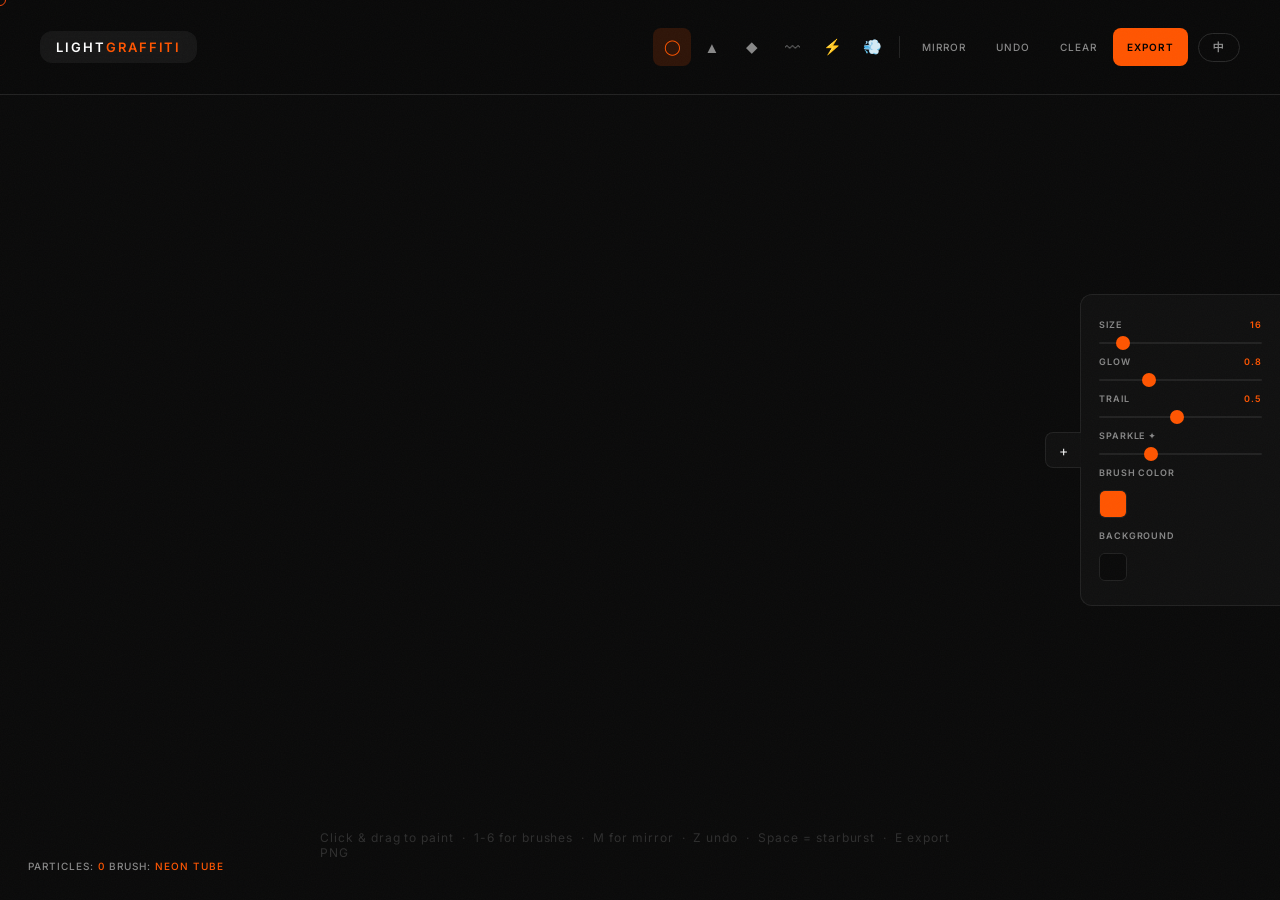
<file: projects/light-graffiti/index.html>
﻿<!DOCTYPE html>
<html lang="en">
<head>
<meta charset="UTF-8">
<meta name="viewport" content="width=device-width, initial-scale=1.0">
<title>Light Graffiti — Luminous Canvas</title>
<style>
@import url('https://fonts.googleapis.com/css2?family=Inter:wght@300;400;500;600;700&display=swap');

:root {
  --bg:#0a0a0a;--surface:#111;--text:#e8e8e8;--text-muted:#888;
  --accent:#ff5500;--accent-glow:rgba(255,85,0,0.3);--border:#222;
  --font:'Inter',system-ui,-apple-system,sans-serif;
  --radius:12px;
}
*{margin:0;padding:0;box-sizing:border-box;}
body{
  background:var(--bg);color:var(--text);font-family:var(--font);
  cursor:none;overflow:hidden;height:100vh;
  -webkit-font-smoothing:antialiased;user-select:none;-webkit-user-select:none;
}

canvas#mainCanvas{display:block;position:fixed;top:0;left:0;}
canvas#overlayCanvas{display:block;position:fixed;top:0;left:0;pointer-events:none;}

#cursor{
  position:fixed;width:12px;height:12px;border:1.5px solid var(--accent);
  border-radius:50%;pointer-events:none;z-index:9999;
  transition:width 0.3s,height 0.3s;transform:translate(-50%,-50%);mix-blend-mode:difference;
}
#cursor.hover{width:32px;height:32px;background:rgba(255,85,0,0.15);border-color:#fff;}
#cursor.click{width:8px;height:8px;background:var(--accent);border-color:var(--accent);}
#cursor.drawing{width:20px;height:20px;background:rgba(255,85,0,0.3);border-color:var(--accent);}

#noise{
  position:fixed;inset:0;pointer-events:none;z-index:9998;opacity:0.03;
  background-image:url("data:image/svg+xml,%3Csvg viewBox='0 0 256 256' xmlns='http://www.w3.org/2000/svg'%3E%3Cfilter id='n'%3E%3CfeTurbulence type='fractalNoise' baseFrequency='0.65' numOctaves='3' stitchTiles='stitch'/%3E%3C/filter%3E%3Crect width='100%25' height='100%25' filter='url(%23n)'/%3E%3C/svg%3E");
  background-size:200px 200px;
}

/* ── Intro Block ── */
#intro-block{
  position:fixed;inset:0;z-index:10001;background:var(--accent);
  animation:introIn 0.5s cubic-bezier(0.34,1.56,0.64,1) forwards,
           introOut 0.6s 0.8s cubic-bezier(0.16,1,0.3,1) forwards;
  pointer-events:none;
}
@keyframes introIn{from{transform:scale(0)}to{transform:scale(1)}}
@keyframes introOut{from{transform:translateY(0);opacity:1}to{transform:translateY(105%);opacity:1}}

/* ─── Nav ─── */
nav{
  position:fixed;top:0;left:0;right:0;z-index:100;
  padding:28px 40px;display:flex;justify-content:space-between;align-items:center;
  background:rgba(10,10,10,0.85);backdrop-filter:blur(12px);
  border-bottom:1px solid var(--border);
}
nav .logo{
  font-size:13px;font-weight:600;letter-spacing:0.15em;text-transform:uppercase;color:#fff;
  background:rgba(255,255,255,0.06);padding:8px 16px;border-radius:var(--radius);backdrop-filter:blur(10px);
}
nav .logo span{color:var(--accent);}
nav .links{display:flex;gap:2px;align-items:center;}
nav .links .brush-btn{
  width:38px;height:38px;border:none;cursor:pointer;
  display:flex;align-items:center;justify-content:center;
  background:transparent;color:var(--text-muted);position:relative;
  font-size:15px;transition:all 0.3s;border-radius:8px;
}
nav .links .brush-btn:hover{color:var(--accent);background:rgba(255,85,0,0.1);}
nav .links .brush-btn.active{color:var(--accent);background:rgba(255,85,0,0.15);}
nav .links .divider{width:1px;height:22px;background:var(--border);margin:0 6px;}
nav .links .tool-btn{
  background:none;border:none;color:var(--text-muted);
  padding:0 14px;height:38px;cursor:pointer;
  font-family:var(--font);font-size:10px;font-weight:500;
  letter-spacing:0.1em;text-transform:uppercase;
  transition:all 0.3s;border-radius:8px;
}
nav .links .tool-btn:hover{color:var(--accent);background:rgba(255,85,0,0.1);}
nav .links .tool-btn.accent{background:var(--accent);color:#000;font-weight:600;}
nav .links .tool-btn.accent:hover{background:#ff6a1a;color:#000;}
nav .links .tool-btn.danger:hover{color:#e04040;}
nav .links .tool-btn.sym-active{color:var(--accent);background:rgba(255,85,0,0.15);}
.lang-toggle{background:none;border:1px solid #2a2a2a;color:#909090;font-family:var(--font);font-size:11px;font-weight:600;padding:6px 14px;border-radius:50px;cursor:pointer;letter-spacing:1px;transition:all 0.3s;margin-left:8px;}
.lang-toggle:hover{border-color:var(--accent);color:var(--accent);}

#sidePanel{
  position:fixed;right:0;top:50%;transform:translateY(-50%);
  background:rgba(17,17,17,0.95);border:1px solid var(--border);
  border-right:none;padding:24px 18px;z-index:100;width:200px;
  display:flex;flex-direction:column;gap:12px;
  backdrop-filter:blur(20px);
  border-radius:var(--radius) 0 0 var(--radius);
  transition:transform 0.5s cubic-bezier(0.25,0.1,0.25,1);
}
#sidePanel.collapsed{transform:translateY(-50%) translateX(168px);}
#sidePanel .toggle-panel{
  position:absolute;left:-36px;top:50%;transform:translateY(-50%);
  width:36px;height:36px;background:rgba(17,17,17,0.95);
  border:1px solid var(--border);border-right:none;
  color:var(--text);font-size:14px;display:flex;
  align-items:center;justify-content:center;
  cursor:pointer;transition:color 0.3s;
  border-radius:8px 0 0 8px;
}
#sidePanel .toggle-panel:hover{color:var(--accent);}
#sidePanel label{
  display:flex;justify-content:space-between;align-items:center;
  font-size:9px;font-weight:600;letter-spacing:0.1em;
  text-transform:uppercase;color:var(--text-muted);
}
#sidePanel label span{color:var(--accent);}
#sidePanel input[type="range"]{
  -webkit-appearance:none;width:100%;height:2px;background:var(--border);outline:none;border-radius:2px;
}
#sidePanel input[type="range"]::-webkit-slider-thumb{
  -webkit-appearance:none;width:14px;height:14px;border-radius:50%;
  background:var(--accent);cursor:pointer;transition:transform 0.2s;
}
#sidePanel input[type="range"]::-webkit-slider-thumb:hover{transform:scale(1.4);}
#sidePanel input[type="color"]{
  -webkit-appearance:none;width:28px;height:28px;border:1px solid var(--border);border-radius:6px;
  cursor:pointer;padding:0;background:none;
}
#sidePanel input[type="color"]::-webkit-color-swatch-wrapper{padding:0;}
#sidePanel input[type="color"]::-webkit-color-swatch{border:none;border-radius:4px;}

#hud{
  position:fixed;left:28px;bottom:28px;z-index:100;
  font-size:10px;font-weight:500;letter-spacing:0.1em;
  text-transform:uppercase;color:var(--text-muted);
  pointer-events:none;
}
#hud span{color:var(--accent);}

#toast{
  position:fixed;bottom:40px;left:50%;transform:translateX(-50%) translateY(20px);
  z-index:1000;padding:12px 24px;
  background:var(--surface);border:1px solid var(--accent);
  font-size:12px;font-weight:500;letter-spacing:0.1em;
  text-transform:uppercase;color:var(--text);
  opacity:0;transition:all 0.4s ease;border-radius:8px;
}
#toast.show{opacity:1;transform:translateX(-50%) translateY(0);}

#hint{
  position:fixed;left:50%;bottom:40px;transform:translateX(-50%);
  z-index:100;color:rgba(255,255,255,0.15);
  font-size:12px;letter-spacing:0.08em;
  pointer-events:none;transition:opacity 1.5s;
}

@media(max-width:768px){
  #sidePanel{width:160px;padding:16px 12px;}
  nav .links .brush-btn{width:36px;height:36px;}
  nav .links .tool-btn{padding:0 10px;font-size:9px;}
  nav{padding:20px 20px;}
}
</style>
</head>
<body>
<canvas id="mainCanvas"></canvas>
<canvas id="overlayCanvas"></canvas>
<div id="noise"></div>
<div id="cursor"></div>

<div id="intro-block"></div>
<nav>
  <div class="logo">Light<span>Graffiti</span></div>
  <div class="links">
    <button class="brush-btn active" data-brush="neon" title="Neon Tube">◯</button>
    <button class="brush-btn" data-brush="fire" title="Fire Spark">▲</button>
    <button class="brush-btn" data-brush="meteor" title="Meteor Trail">◆</button>
    <button class="brush-btn" data-brush="rainbow" title="Rainbow Ribbon">〰</button>
    <button class="brush-btn" data-brush="electric" title="Electric Arc">⚡</button>
    <button class="brush-btn" data-brush="spray" title="Spray Can">💨</button>
    <span class="divider"></span>
    <button class="tool-btn" id="symmetryBtn">Mirror</button>
    <button class="tool-btn" id="undoBtn">Undo</button>
    <button class="tool-btn danger" id="clearBtn">Clear</button>
    <button class="tool-btn accent" id="exportPng">Export</button>
      <button class="lang-toggle" id="langToggle" title="EN | 中">中</button>
  </div>
</nav>

<div id="sidePanel">
  <div class="toggle-panel" id="toggleSidebar">+</div>
  <label>Size <span id="sizeVal">16</span></label>
  <input type="range" id="size" min="3" max="120" value="16">
  <label>Glow <span id="glowVal">0.8</span></label>
  <input type="range" id="glow" min="0.1" max="2.5" value="0.8" step="0.1">
  <label>Trail <span id="trailVal">0.5</span></label>
  <input type="range" id="trail" min="0.05" max="1" value="0.5" step="0.05">
  <label>Sparkle ✦</label>
  <input type="range" id="sparkle" min="0" max="1" value="0.3" step="0.05">
  <label>Brush Color</label>
  <input type="color" id="brushColorPicker" value="#ff5500">
  <label>Background</label>
  <input type="color" id="bgColor" value="#0a0a0a">
</div>

<div id="hud">
  Particles: <span id="hudCount">0</span> &nbsp;·&nbsp; Brush: <span id="hudBrush">Neon Tube</span>
</div>
<div id="hint">Click & drag to paint &nbsp;·&nbsp; 1-6 for brushes &nbsp;·&nbsp; M for mirror &nbsp;·&nbsp; Z undo &nbsp;·&nbsp; Space = starburst &nbsp;·&nbsp; E export PNG</div>
<div id="toast"></div>

<script>
(function(){
  var mainCanvas=document.getElementById('mainCanvas');
  var ctx=mainCanvas.getContext('2d');
  var overlayCanvas=document.getElementById('overlayCanvas');
  var octx=overlayCanvas.getContext('2d');
  var cursorEl=document.getElementById('cursor');
  var toast=document.getElementById('toast');
  var hudCount=document.getElementById('hudCount');
  var hudBrush=document.getElementById('hudBrush');
  var hint=document.getElementById('hint');
  var sidePanel=document.getElementById('sidePanel');
  var brushColorPicker=document.getElementById('brushColorPicker');

  var W,H,brush='neon',drawing=false,prevX=0,prevY=0;
  var params={size:16,glow:0.8,trail:0.5,sparkle:0.3,bgColor:'#0a0a0a'};
  var customColor=null; // null = use brush default, hex string = override
  var trails=[],undoStack=[];
  var MAX_UNDO=30;
  var symmetryMode='off';

  // Intro block — auto-removes after animation
  setTimeout(function(){var ib=document.getElementById('intro-block');if(ib)ib.remove();},1600);

  function resize(){
    W=window.innerWidth;H=window.innerHeight;
    mainCanvas.width=W;mainCanvas.height=H;
    overlayCanvas.width=W;overlayCanvas.height=H;
    ctx.fillStyle=params.bgColor;ctx.fillRect(0,0,W,H);
  }

  function saveUndo(){
    var data=ctx.getImageData(0,0,W,H);
    undoStack.push(data);if(undoStack.length>MAX_UNDO)undoStack.shift();
  }

  // Parse hex to HSL for consistent manipulation
  function hexToHsl(hex){
    var r=parseInt(hex.slice(1,3),16)/255;
    var g=parseInt(hex.slice(3,5),16)/255;
    var b=parseInt(hex.slice(5,7),16)/255;
    var max=Math.max(r,g,b),min=Math.min(r,g,b);
    var h,s,l=(max+min)/2;
    if(max===min){h=s=0;}
    else{
      var d=max-min;
      s=l>0.5?d/(2-max-min):d/(max+min);
      if(max===r)h=((g-b)/d+(g<b?6:0))/6;
      else if(max===g)h=((b-r)/d+2)/6;
      else h=((r-g)/d+4)/6;
    }
    return{h:h*360,s:s*100,l:l*100};
  }

  // Get color for a brush at time t — all orange-family
  function brushColor(t){
    if(customColor){
      var hsl=hexToHsl(customColor);
      var hVar=hsl.h+(Math.sin(t*0.002)*15);
      var sVar=hsl.s+(Math.random()-0.5)*15;
      var lVar=hsl.l+(Math.random()-0.5)*20;
      return {css:'hsl('+hVar+','+Math.min(100,Math.max(40,sVar))+'%,'+Math.min(90,Math.max(20,lVar))+'%)'};
    }

    switch(brush){
      case 'neon':
        // Warm orange glow tube — gentle hue oscillation
        var nh=(Math.sin(t*0.0015)*18+22);
        return {css:'hsl('+nh+',100%,'+ (55+Math.random()*10)+'%)'};
      case 'fire':
        // Hot red-orange sparks with upward flicker
        var r=255, g=65+Math.floor(Math.random()*110), b=Math.floor(Math.random()*25);
        return {css:'rgb('+r+','+g+','+b+')'};
      case 'meteor':
        // White-hot to warm orange trail
        var mhot=200+Math.floor(Math.random()*55);
        return {css:'rgb(255,'+mhot+','+ (30+Math.floor(Math.random()*50))+')'};
      case 'rainbow':
        // Orange-red-gold cycling
        var rh=(t*0.005)%50+5;
        return {css:'hsl('+rh+',100%,'+ (50+Math.random()*15)+'%)'};
      case 'electric':
        // Bright orange-white crackle
        var eb=180+Math.floor(Math.random()*75);
        return {css:'rgb(255,'+eb+','+Math.floor(Math.random()*25)+')'};
      case 'spray':
        // Orange-gold random dots
        var sh=12+Math.random()*38;
        return {css:'hsl('+sh+',90%,'+ (45+Math.random()*30)+'%)'};
      default:return {css:'#ff5500'};
    }
  }

  function addTrailPoint(x,y){
    var bc=brushColor(Date.now());
    var count, spread, speed, lifeMult;

    switch(brush){
      case 'neon':  count=14; spread=params.size*0.25; speed=0.15; lifeMult=1.2; break;
      case 'fire':  count=12; spread=params.size*0.7; speed=2.0; lifeMult=0.35; break;
      case 'meteor':count=4;  spread=params.size*0.12;speed=4.0; lifeMult=0.2; break;
      case 'rainbow':count=6; spread=params.size*0.5; speed=0.4; lifeMult=0.8; break;
      case 'electric':count=2; spread=params.size*0.2;speed=5.0; lifeMult=0.15;break;
      case 'spray': count=16; spread=params.size*1.0; speed=0.5; lifeMult=0.4; break;
      default: count=4; spread=params.size*0.5; speed=1.0; lifeMult=1.0;
    }

    for(var i=0;i<count;i++){
      var angle=Math.random()*Math.PI*2;
      var dist=Math.random()*spread;
      var vx,vy;
      if(brush==='fire'){
        vx=(Math.random()-0.5)*speed*2;
        vy=-Math.random()*speed*3-0.5;
      }else if(brush==='electric'){
        vx=(Math.random()-0.5)*speed*3;
        vy=(Math.random()-0.5)*speed*0.6;
      }else if(brush==='spray'){
        vx=Math.cos(angle)*speed*(0.5+Math.random());
        vy=Math.sin(angle)*speed*(0.5+Math.random());
      }else{
        vx=(Math.random()-0.5)*speed;
        vy=(Math.random()-0.5)*speed;
      }

      var col=brushColor(Date.now()+i*100);
      trails.push({
        x:x+Math.cos(angle)*dist,
        y:y+Math.sin(angle)*dist,
        vx:vx, vy:vy,
        life:1,
        decay:(0.003+Math.random()*0.01)/lifeMult,
        size:(0.3+Math.random()*0.7)*params.size*(brush==='electric'?0.5:(brush==='neon'?1.8:1)),
        color:col.css,
        brush:brush,
        isSparkle:false
      });
    }

    // Sparkle particles
    if(params.sparkle>0 && Math.random()<params.sparkle){
      for(var s=0;s<3;s++){
        var sa=Math.random()*Math.PI*2;
        var sc=brushColor(Date.now()+s*50);
        trails.push({
          x:x+Math.cos(sa)*params.size*0.3,
          y:y+Math.sin(sa)*params.size*0.3,
          vx:Math.cos(sa)*3, vy:Math.sin(sa)*3,
          life:1, decay:0.03+Math.random()*0.04,
          size:1.5+Math.random()*3,
          color:sc.css, brush:'sparkle', isSparkle:true
        });
      }
    }

    // Symmetry mirror
    function mirrorPoint(mx,my){
      var bc2=brushColor(Date.now()+Math.random()*500);
      trails.push({
        x:mx+(Math.random()-0.5)*params.size*0.4,
        y:my+(Math.random()-0.5)*params.size*0.4,
        vx:(Math.random()-0.5)*1.5, vy:(Math.random()-0.5)*1.5,
        life:1, decay:0.005+Math.random()*0.008,
        size:(0.4+Math.random()*0.6)*params.size,
        color:bc2.css, brush:brush, isSparkle:false
      });
    }
    if(symmetryMode==='h'||symmetryMode==='both') mirrorPoint(W-x, y);
    if(symmetryMode==='v'||symmetryMode==='both') mirrorPoint(x, H-y);

    while(trails.length>5000)trails.shift();
    hudCount.textContent=trails.length;
  }

  function starburst(cx,cy){
    saveUndo();
    var count=80+Math.floor(Math.random()*40);
    for(var i=0;i<count;i++){
      var angle=(Math.PI*2*i)/count+Math.random()*0.2;
      var dist=params.size*2+Math.random()*params.size*6;
      var bc=brushColor(Date.now()+i*10);
      trails.push({
        x:cx+Math.cos(angle)*3, y:cy+Math.sin(angle)*3,
        vx:Math.cos(angle)*(4+Math.random()*12),
        vy:Math.sin(angle)*(4+Math.random()*12),
        life:1, decay:0.008+Math.random()*0.015,
        size:1+Math.random()*4,
        color:bc.css, brush:brush, isSparkle:true
      });
    }
    showToast('[ Starburst! ]');
  }

  function drawLine(x1,y1,x2,y2){
    var dist=Math.sqrt((x2-x1)*(x2-x1)+(y2-y1)*(y2-y1));
    var steps=Math.max(1,Math.floor(dist/4));
    for(var i=0;i<=steps;i++){
      var t=i/steps;
      addTrailPoint(x1+(x2-x1)*t,y1+(y2-y1)*t);
    }
  }

  function renderTrails(){
    octx.clearRect(0,0,W,H);
    for(var i=0;i<trails.length;i++){
      var t=trails[i];
      var alpha=t.life*params.glow;
      if(t.isSparkle)alpha=Math.min(1,alpha*1.5);

      // Glow halo for neon brush
      if(t.brush==='neon' && t.life>0.3){
        var grad=octx.createRadialGradient(t.x,t.y,0,t.x,t.y,t.size*1.2);
        var glowCol=t.color.replace('hsl','hsla').replace(')',','+(alpha*0.3)+')');
        if(glowCol===t.color)glowCol=t.color.replace('rgb','rgba').replace(')',','+(alpha*0.3)+')');
        grad.addColorStop(0,glowCol);
        grad.addColorStop(1,'rgba(0,0,0,0)');
        octx.beginPath();octx.arc(t.x,t.y,t.size*1.2,0,Math.PI*2);
        octx.fillStyle=grad;octx.fill();
      }

      octx.beginPath();
      if(t.isSparkle){
        var sz=t.size*2;
        octx.moveTo(t.x,t.y-sz);octx.lineTo(t.x+sz*0.3,t.y-sz*0.3);
        octx.lineTo(t.x+sz,t.y);octx.lineTo(t.x+sz*0.3,t.y+sz*0.3);
        octx.lineTo(t.x,t.y+sz);octx.lineTo(t.x-sz*0.3,t.y+sz*0.3);
        octx.lineTo(t.x-sz,t.y);octx.lineTo(t.x-sz*0.3,t.y-sz*0.3);
        octx.closePath();
      }else{
        octx.arc(t.x,t.y,t.size*0.5,0,Math.PI*2);
      }

      var fillColor=t.color;
      if(fillColor.indexOf('hsl')===0)fillColor=fillColor.replace(')',','+alpha+')').replace('hsl(','hsla(');
      else fillColor=fillColor.replace(')',','+alpha+')').replace('rgb','rgba');
      octx.fillStyle=fillColor;octx.fill();
    }
  }

  function bakeTrails(){
    ctx.drawImage(overlayCanvas,0,0);octx.clearRect(0,0,W,H);
    for(var i=trails.length-1;i>=0;i--){
      trails[i].life-=trails[i].decay;
      trails[i].x+=trails[i].vx;
      trails[i].y+=trails[i].vy;
      if(trails[i].brush==='fire')trails[i].vy-=0.03;
      if(trails[i].life<=0)trails.splice(i,1);
    }
  }

  function animate(){
    var fadeAlpha=0.012+params.trail*0.08;
    octx.fillStyle='rgba(0,0,0,'+fadeAlpha+')';
    octx.fillRect(0,0,W,H);
    renderTrails();
    // Cap trail count to prevent lag
    if(trails.length>800){
      var remove=trails.length-800;
      for(var ri=0;ri<remove;ri++){ ctx.drawImage(overlayCanvas,0,0); }
      octx.clearRect(0,0,W,H);
      trails.splice(0,remove);
    }
    if(drawing&&trails.length>600)bakeTrails();
    else if(!drawing)bakeTrails();
    requestAnimationFrame(animate);
  }

  function getPos(e){
    if(e.touches)return{x:e.touches[0].clientX,y:e.touches[0].clientY};
    return{x:e.clientX,y:e.clientY};
  }

  // Events
  overlayCanvas.style.pointerEvents='auto';
  overlayCanvas.addEventListener('mousedown',function(e){
    saveUndo();drawing=true;cursorEl.classList.add('drawing');
    var pos=getPos(e);prevX=pos.x;prevY=pos.y;addTrailPoint(prevX,prevY);
  });
  overlayCanvas.addEventListener('mousemove',function(e){
    var pos=getPos(e);
    if(drawing){if(brush==='neon'){addTrailPoint(pos.x,pos.y);}else{drawLine(prevX,prevY,pos.x,pos.y);}}
    prevX=pos.x;prevY=pos.y;
    cursorEl.style.left=e.clientX+'px';cursorEl.style.top=e.clientY+'px';
  });
  window.addEventListener('mouseup',function(){drawing=false;cursorEl.classList.remove('drawing');});

  overlayCanvas.addEventListener('touchstart',function(e){
    e.preventDefault();saveUndo();drawing=true;
    var pos=getPos(e);prevX=pos.x;prevY=pos.y;addTrailPoint(prevX,prevY);
  },{passive:false});
  overlayCanvas.addEventListener('touchmove',function(e){
    e.preventDefault();var pos=getPos(e);
    if(drawing){if(brush==='neon'){addTrailPoint(pos.x,pos.y);}else{drawLine(prevX,prevY,pos.x,pos.y);}}
    prevX=pos.x;prevY=pos.y;
  },{passive:false});
  overlayCanvas.addEventListener('touchend',function(){drawing=false;});

  // Custom cursor
  document.addEventListener('mousemove',function(e){cursorEl.style.left=e.clientX+'px';cursorEl.style.top=e.clientY+'px';});
  document.addEventListener('mousedown',function(){cursorEl.classList.add('click');});
  document.addEventListener('mouseup',function(){cursorEl.classList.remove('click');});
  document.querySelectorAll('button,input,.tool-btn,.brush-btn,.toggle-panel').forEach(function(el){
    el.addEventListener('mouseenter',function(){cursorEl.classList.add('hover');});
    el.addEventListener('mouseleave',function(){cursorEl.classList.remove('hover');});
  });

  // Intro block auto-removed above

  // Sidebar toggle
  document.getElementById('toggleSidebar').addEventListener('click',function(){sidePanel.classList.toggle('collapsed');});

  // Toast
  function showToast(msg){
    toast.textContent=msg;toast.classList.add('show');
    setTimeout(function(){toast.classList.remove('show');},2000);
  }

  // Symmetry toggle
  document.getElementById('symmetryBtn').addEventListener('click',function(){
    var modes=['off','h','v','both'];
    var idx=modes.indexOf(symmetryMode);
    symmetryMode=modes[(idx+1)%4];
    var labels={off:t('mirrorOff'),h:t('mirrorH'),v:t('mirrorV'),both:t('mirrorBoth')};
    var btn=document.getElementById('symmetryBtn');
    btn.textContent=labels[symmetryMode];
    if(symmetryMode!=='off')btn.classList.add('sym-active');
    else btn.classList.remove('sym-active');
    showToast('[ '+labels[symmetryMode]+' ]');
  });

  // Color picker
  brushColorPicker.addEventListener('input',function(){
    customColor=brushColorPicker.value;
    showToast('[ Custom Color Set ]');
  });
  // Reset custom color when switching brushes
  document.querySelectorAll('.brush-btn').forEach(function(btn){
    btn.addEventListener('click',function(){
      document.querySelectorAll('.brush-btn').forEach(function(b){b.classList.remove('active');});
      btn.classList.add('active');brush=btn.dataset.brush;
      hudBrush.textContent=t('brushes.'+brush+'.name');
      // Reset to brush default when switching brushes
      customColor=null;
      brushColorPicker.value='#ff5500';
    });
  });

  // Actions
  document.getElementById('clearBtn').addEventListener('click',function(){
    saveUndo();ctx.fillStyle=params.bgColor;ctx.fillRect(0,0,W,H);
    octx.clearRect(0,0,W,H);trails.length=0;hudCount.textContent='0';
    showToast('[ Cleared ]');
  });
  document.getElementById('undoBtn').addEventListener('click',function(){
    if(undoStack.length>0){ctx.putImageData(undoStack.pop(),0,0);octx.clearRect(0,0,W,H);trails.length=0;hudCount.textContent='0';showToast('[ Undo ]');}
  });
  document.getElementById('exportPng').addEventListener('click',function(){
    var ec=document.createElement('canvas');ec.width=W;ec.height=H;
    var ectx=ec.getContext('2d');
    ectx.fillStyle=params.bgColor;ectx.fillRect(0,0,W,H);
    ectx.drawImage(mainCanvas,0,0);ectx.drawImage(overlayCanvas,0,0);
    var a=document.createElement('a');a.download='light-graffiti.png';a.href=ec.toDataURL('image/png');a.click();
    showToast('[ Exported PNG ]');
  });

  // Sliders
  document.getElementById('size').addEventListener('input',function(e){params.size=parseInt(e.target.value);document.getElementById('sizeVal').textContent=e.target.value;});
  document.getElementById('glow').addEventListener('input',function(e){params.glow=parseFloat(e.target.value);document.getElementById('glowVal').textContent=e.target.value;});
  document.getElementById('trail').addEventListener('input',function(e){params.trail=parseFloat(e.target.value);document.getElementById('trailVal').textContent=e.target.value;});
  document.getElementById('sparkle').addEventListener('input',function(e){params.sparkle=parseFloat(e.target.value);});
  document.getElementById('bgColor').addEventListener('input',function(e){params.bgColor=e.target.value;ctx.fillStyle=params.bgColor;ctx.fillRect(0,0,W,H);});

  // Keyboard
  document.addEventListener('keydown',function(e){
    var brushes=['neon','fire','meteor','rainbow','electric','spray'];
    if(e.key>='1'&&e.key<='6'){
      var idx=parseInt(e.key)-1;brush=brushes[idx];
      document.querySelectorAll('.brush-btn').forEach(function(b,i){b.classList.toggle('active',i===idx);});
      hudBrush.textContent=t('brushes.'+brush+'.name');
      customColor=null;brushColorPicker.value='#ff5500';
    }
    if(e.key==='m'||e.key==='M')document.getElementById('symmetryBtn').click();
    if(e.key==='z'||e.key==='Z')document.getElementById('undoBtn').click();
    if(e.key==='e'||e.key==='E')document.getElementById('exportPng').click();
    if(e.key===' '){e.preventDefault();starburst(prevX||W/2,prevY||H/2);}
  });

  // Hide hint
  setTimeout(function(){hint.style.opacity='0';setTimeout(function(){hint.remove();},1500);},8000);

  resize();
  window.addEventListener('resize',resize);
  animate();

  // ── Full-page i18n ──
  var DICT={
    en:{
      pageTitle:'Light Graffiti — Luminous Canvas',
      brushes:{
        neon:{name:'Neon Tube',tooltip:'Neon Tube'},
        fire:{name:'Fire Spark',tooltip:'Fire Spark'},
        meteor:{name:'Meteor Trail',tooltip:'Meteor Trail'},
        rainbow:{name:'Rainbow Ribbon',tooltip:'Rainbow Ribbon'},
        electric:{name:'Electric Arc',tooltip:'Electric Arc'},
        spray:{name:'Spray Can',tooltip:'Spray Can'}
      },
      symmetry:'Mirror',
      mirrorOff:'Mirror: Off',
      mirrorH:'Mirror: H',
      mirrorV:'Mirror: V',
      mirrorBoth:'Mirror: Both',
      undo:'Undo',
      clear:'Clear',
      export:'Export',
      panelSize:'Size',
      panelGlow:'Glow',
      panelTrail:'Trail',
      panelSparkle:'Sparkle ✦',
      panelBrushColor:'Brush Color',
      panelBackground:'Background',
      hudParticles:'Particles:',
      hudBrush:'Brush:',
      hint:'Click & drag to paint &nbsp;·&nbsp; 1-6 for brushes &nbsp;·&nbsp; M for mirror &nbsp;·&nbsp; Z undo &nbsp;·&nbsp; Space = starburst &nbsp;·&nbsp; E export PNG',
      toastStarburst:'[ Starburst! ]',
      toastCustomColor:'[ Custom Color Set ]',
      toastCleared:'[ Cleared ]',
      toastUndo:'[ Undo ]',
      toastExported:'[ Exported PNG ]',
      langLabel:'中'
    },
    zh:{
      pageTitle:'光之涂鸦 — 流光画布',
      brushes:{
        neon:{name:'霓虹灯管',tooltip:'霓虹灯管'},
        fire:{name:'火焰火花',tooltip:'火焰火花'},
        meteor:{name:'流星拖尾',tooltip:'流星拖尾'},
        rainbow:{name:'彩虹丝带',tooltip:'彩虹丝带'},
        electric:{name:'电弧',tooltip:'电弧'},
        spray:{name:'喷溅',tooltip:'喷溅'}
      },
      symmetry:'镜像',
      mirrorOff:'镜像: 关',
      mirrorH:'镜像: 水平',
      mirrorV:'镜像: 垂直',
      mirrorBoth:'镜像: 双向',
      undo:'撤销',
      clear:'清空',
      export:'导出',
      panelSize:'大小',
      panelGlow:'发光',
      panelTrail:'拖尾',
      panelSparkle:'闪耀 ✦',
      panelBrushColor:'画笔颜色',
      panelBackground:'背景',
      hudParticles:'粒子数:',
      hudBrush:'画笔:',
      hint:'点击拖拽绘画 &nbsp;·&nbsp; 1-6 切换画笔 &nbsp;·&nbsp; M 镜像 &nbsp;·&nbsp; Z 撤销 &nbsp;·&nbsp; 空格 = 星爆 &nbsp;·&nbsp; E 导出 PNG',
      toastStarburst:'[ 星爆! ]',
      toastCustomColor:'[ 自定义颜色已设置 ]',
      toastCleared:'[ 已清空 ]',
      toastUndo:'[ 已撤销 ]',
      toastExported:'[ 已导出 PNG ]',
      langLabel:'EN'
    }
  };
  var _lang=localStorage.getItem('lang')||'en';
  function t(key){
    var keys=key.split('.'),val=DICT[_lang]||DICT.en;
    for(var i=0;i<keys.length;i++){val=val[keys[i]];if(val===undefined)return key;}
    return val;
  }
  function applyI18n(){
    document.title=t('pageTitle');
    document.querySelectorAll('.brush-btn').forEach(function(btn){
      var b=btn.dataset.brush;
      if(b&&DICT[_lang]&&DICT[_lang].brushes[b]){btn.title=DICT[_lang].brushes[b].tooltip;}
    });
    document.getElementById('hudBrush').textContent=t('brushes.'+brush+'.name');
    document.getElementById('hint').innerHTML=t('hint');
    var symBtn=document.getElementById('symmetryBtn');
    var modeLabels={off:t('mirrorOff'),h:t('mirrorH'),v:t('mirrorV'),both:t('mirrorBoth')};
    if(symmetryMode==='off')symBtn.textContent=t('symmetry');
    else symBtn.textContent=modeLabels[symmetryMode];
    document.getElementById('undoBtn').textContent=t('undo');
    document.getElementById('clearBtn').textContent=t('clear');
    document.getElementById('exportPng').textContent=t('export');

    var sidePanel=document.getElementById('sidePanel');
    var labels=sidePanel.querySelectorAll('label');
    var labelKeys=['panelSize','panelGlow','panelTrail','panelSparkle','panelBrushColor','panelBackground'];
    for(var i=0;i<labels.length&&i<labelKeys.length;i++){
      var txt=t(labelKeys[i]);
      var span=labels[i].querySelector('span');
      if(span){labels[i].childNodes[0].nodeValue=txt+' ';}
      else{labels[i].childNodes[0].nodeValue=txt;}
    }
    document.getElementById('langToggle').textContent=t('langLabel');
    document.getElementById('langToggle').title=_lang==='zh'?'Switch to English':'切换到中文';
    hudCount.parentNode.childNodes[0].nodeValue=t('hudParticles')+' ';
    var hudBrushNode=document.getElementById('hudBrush').parentNode;
    hudBrushNode.childNodes[2].nodeValue=' '+t('hudBrush')+' ';
  }

  document.getElementById('langToggle').addEventListener('click',function(){
    _lang=_lang==='zh'?'en':'zh';
    localStorage.setItem('lang',_lang);
    applyI18n();
  });

  // Override showToast to use i18n keys for known messages
  var _showToast=showToast;
  showToast=function(msg){
    var map={
      '[ Starburst! ]':t('toastStarburst'),
      '[ Custom Color Set ]':t('toastCustomColor'),
      '[ Cleared ]':t('toastCleared'),
      '[ Undo ]':t('toastUndo'),
      '[ Exported PNG ]':t('toastExported')
    };
    var mapped=map[msg]||msg;
    // Mirror mode toasts — rebuild from i18n
    var symMap2={'[ Mirror: Off ]':'mirrorOff','[ Mirror: H ]':'mirrorH','[ Mirror: V ]':'mirrorV','[ Mirror: Both ]':'mirrorBoth'};
    if(symMap2[msg])mapped='[ '+t(symMap2[msg])+' ]';
    _showToast(mapped);
  };

  applyI18n();
})();
</script>
</body>
</html>
</file>
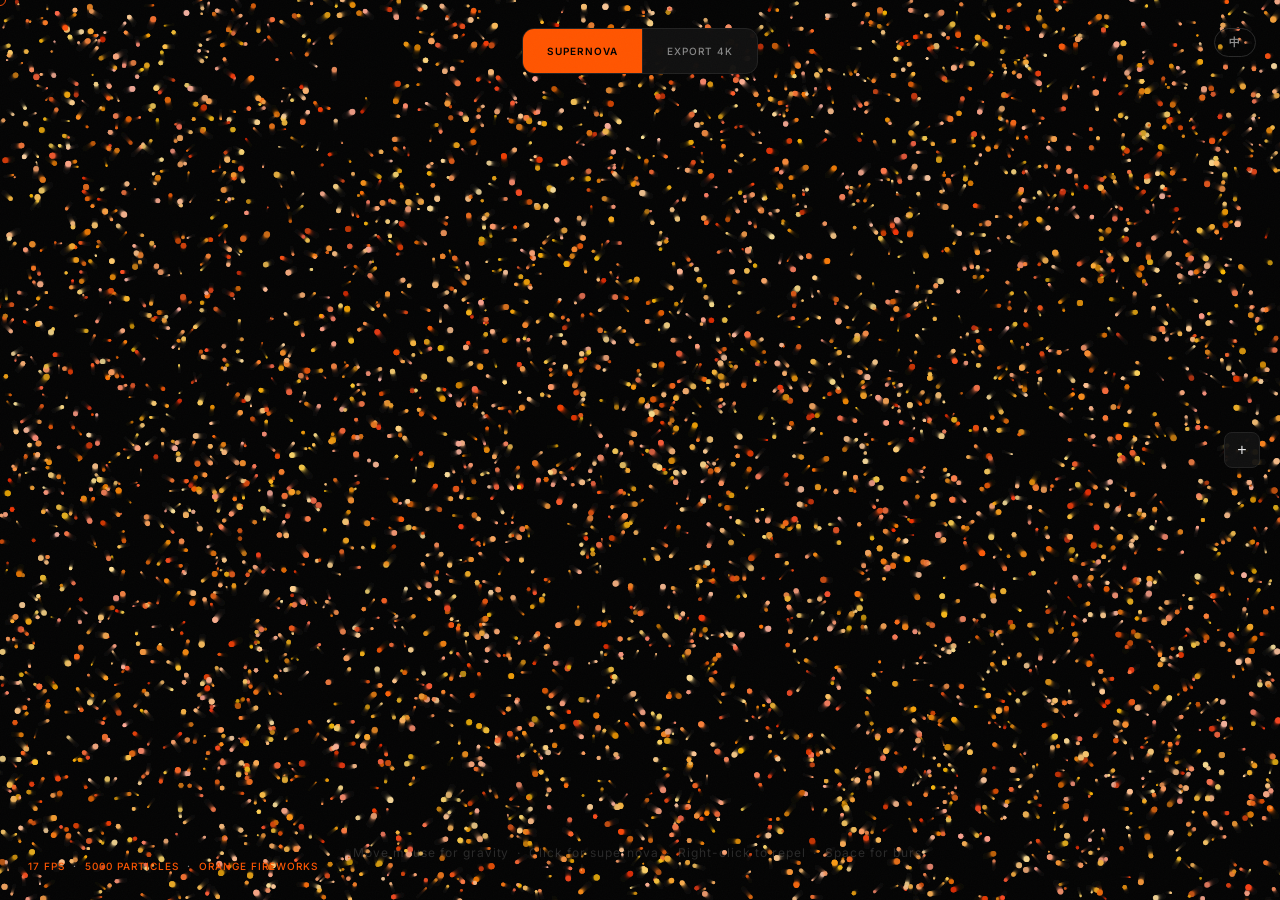
<file: projects/particle-galaxy/index.html>
﻿<!DOCTYPE html>
<html lang="en">
<head>
<meta charset="UTF-8">
<meta name="viewport" content="width=device-width, initial-scale=1.0">
<title>Particle Galaxy — Orange Fireworks</title>
<style>
@import url('https://fonts.googleapis.com/css2?family=Inter:wght@300;400;500;600;700&display=swap');

:root {
  --bg:#0a0a0a;--surface:#111;--text:#e8e8e8;--text-muted:#888;
  --accent:#ff5500;--accent-glow:rgba(255,85,0,0.3);--border:#222;
  --font:'Inter',system-ui,-apple-system,sans-serif;
  --radius:12px;
}
*{margin:0;padding:0;box-sizing:border-box;}
body{
  background:var(--bg);color:var(--text);font-family:var(--font);
  cursor:none;overflow:hidden;height:100vh;
  -webkit-font-smoothing:antialiased;user-select:none;-webkit-user-select:none;
}

canvas{display:block;position:fixed;top:0;left:0;}

/* Custom Cursor */
#cursor{
  position:fixed;width:12px;height:12px;border:1.5px solid var(--accent);
  border-radius:50%;pointer-events:none;z-index:9999;
  transition:width 0.3s,height 0.3s,border-color 0.3s,background 0.3s;
  transform:translate(-50%,-50%);mix-blend-mode:difference;
}
#cursor.hover{width:32px;height:32px;background:rgba(255,85,0,0.15);border-color:#fff;}
#cursor.click{width:8px;height:8px;background:var(--accent);border-color:var(--accent);}
#cursor.repel{border-color:#ff3333;background:rgba(255,50,50,0.15);}

/* Noise */
#noise{
  position:fixed;inset:0;pointer-events:none;z-index:9998;opacity:0.025;
  background-image:url("data:image/svg+xml,%3Csvg viewBox='0 0 256 256' xmlns='http://www.w3.org/2000/svg'%3E%3Cfilter id='n'%3E%3CfeTurbulence type='fractalNoise' baseFrequency='0.65' numOctaves='3' stitchTiles='stitch'/%3E%3C/filter%3E%3Crect width='100%25' height='100%25' filter='url(%23n)'/%3E%3C/svg%3E");
  background-size:200px 200px;
}

/* ── Intro Block ── */
#intro-block{
  position:fixed;inset:0;z-index:10001;background:var(--accent);
  animation:introIn 0.5s cubic-bezier(0.34,1.56,0.64,1) forwards,
           introOut 0.6s 0.8s cubic-bezier(0.16,1,0.3,1) forwards;
  pointer-events:none;
}
@keyframes introIn{from{transform:scale(0)}to{transform:scale(1)}}
@keyframes introOut{from{transform:translateY(0);opacity:1}to{transform:translateY(105%);opacity:1}}

/* Top Bar */
#topBar{
  position:fixed;top:28px;left:50%;transform:translateX(-50%);
  z-index:100;display:flex;align-items:center;
  background:rgba(17,17,17,0.95);border:1px solid var(--border);
  border-radius:var(--radius);overflow:hidden;
  backdrop-filter:blur(20px);
}
#topBar .top-btn{
  background:none;border:none;color:var(--text-muted);
  padding:0 24px;height:44px;cursor:pointer;
  font-family:var(--font);font-size:10px;font-weight:500;
  letter-spacing:0.1em;text-transform:uppercase;
  border-left:1px solid var(--border);transition:all 0.3s;
}
#topBar .top-btn:first-child{border-left:none;}
#topBar .top-btn:hover{color:var(--accent);}
#topBar .top-btn.accent{background:var(--accent);color:#000;font-weight:600;}
#topBar .top-btn.accent:hover{background:#ff6a1a;color:#000;}

/* Lang toggle — pill shape matching main page */
.lang-toggle {
  position: fixed; top: 28px; right: 24px; z-index: 101;
  background: none; border: 1px solid #2a2a2a; color: #909090;
  font-family: var(--font); font-size: 11px; font-weight: 600;
  padding: 6px 14px; border-radius: 50px; cursor: pointer;
  letter-spacing: 1px; transition: all 0.3s;
}
.lang-toggle:hover { border-color: var(--accent); color: var(--accent); }

/* Panel Toggle */
#panelToggle{
  position:fixed;right:20px;top:50%;transform:translateY(-50%);z-index:110;
  width:36px;height:36px;background:rgba(17,17,17,0.95);
  border:1px solid var(--border);color:var(--text);
  font-size:16px;cursor:pointer;display:flex;
  align-items:center;justify-content:center;
  transition:all 0.3s;border-radius:8px;
}
#panelToggle:hover{color:var(--accent);border-color:var(--accent);}

/* Side Panel */
#sidePanel{
  position:fixed;right:0;top:50%;transform:translateY(-50%);
  background:rgba(17,17,17,0.95);border:1px solid var(--border);
  border-right:none;padding:28px 20px;z-index:100;width:200px;
  display:flex;flex-direction:column;gap:14px;
  backdrop-filter:blur(20px);
  border-radius:var(--radius) 0 0 var(--radius);
  transition:transform 0.5s cubic-bezier(0.25,0.1,0.25,1),opacity 0.5s;
}
#sidePanel.hidden{transform:translateY(-50%) translateX(210px);opacity:0;pointer-events:none;}
#sidePanel label{
  display:flex;justify-content:space-between;align-items:center;
  font-size:9px;font-weight:600;letter-spacing:0.1em;
  text-transform:uppercase;color:var(--text-muted);
}
#sidePanel label span{color:var(--accent);}
#sidePanel input[type="range"]{
  -webkit-appearance:none;width:100%;height:2px;background:var(--border);outline:none;border-radius:2px;
}
#sidePanel input[type="range"]::-webkit-slider-thumb{
  -webkit-appearance:none;width:14px;height:14px;border-radius:50%;
  background:var(--accent);cursor:pointer;transition:transform 0.2s;
}
#sidePanel input[type="range"]::-webkit-slider-thumb:hover{transform:scale(1.4);}

/* HUD */
#hud{
  position:fixed;left:28px;bottom:28px;z-index:100;
  font-size:10px;font-weight:500;letter-spacing:0.1em;
  text-transform:uppercase;color:var(--text-muted);
  pointer-events:none;
}
#hud span{color:var(--accent);}

/* Hint */
#hint{
  position:fixed;left:50%;bottom:40px;transform:translateX(-50%);
  z-index:100;color:rgba(255,255,255,0.15);
  font-size:12px;letter-spacing:0.08em;
  pointer-events:none;transition:opacity 1.5s;
}

/* Toast */
#toast{
  position:fixed;bottom:40px;left:50%;transform:translateX(-50%) translateY(20px);
  z-index:1000;padding:12px 24px;
  background:var(--surface);border:1px solid var(--accent);
  font-size:12px;font-weight:500;letter-spacing:0.1em;
  text-transform:uppercase;color:var(--text);
  opacity:0;transition:all 0.4s ease;border-radius:8px;
}
#toast.show{opacity:1;transform:translateX(-50%) translateY(0);}

/* Supernova flash */
#flash{
  position:fixed;inset:0;pointer-events:none;z-index:50;
  background:radial-gradient(circle,rgba(255,85,0,0.25) 0%,rgba(255,120,20,0.1) 50%,transparent 70%);
  opacity:0;transition:opacity 0.15s ease;
}
#flash.active{opacity:1;}

@media(max-width:768px){
  #sidePanel{width:160px;padding:20px 14px;}
  #topBar .top-btn{padding:0 14px;font-size:9px;}
}

</style>
</head>
<body>
<canvas id="c"></canvas>
<div id="noise"></div>
<div id="cursor"></div>
<div id="flash"></div>

<div id="intro-block"></div>

<div id="topBar">
  <button class="top-btn accent" id="burstBtn">Supernova</button>
  <button class="top-btn" id="export4k">Export 4K</button>
</div>

<button class="lang-toggle" id="langBtn" title="Switch Language / 切换语言">EN</button>

<button id="panelToggle" title="Parameters">+</button>

<div id="sidePanel" class="hidden">
  <label><span id="labelParticles">Particles</span> <span id="countVal">5000</span></label>
  <input type="range" id="count" min="500" max="12000" value="5000" step="100">
  <label><span id="labelGravity">Gravity</span> <span id="gravityVal">1.0</span></label>
  <input type="range" id="gravity" min="0.1" max="3" value="1" step="0.1">
  <label><span id="labelTrail">Trail</span> <span id="trailVal">0.15</span></label>
  <input type="range" id="trail" min="0.02" max="0.5" value="0.15" step="0.01">
  <label><span id="labelSpeed">Speed</span> <span id="speedVal">1.0</span></label>
  <input type="range" id="speed" min="0.2" max="3" value="1" step="0.1">
  <label><span id="labelSize">Size</span> <span id="sizeVal">1.5</span></label>
  <input type="range" id="size" min="0.5" max="4" value="1.5" step="0.1">
</div>

<div id="hud">
  <span id="fpsDisp">60</span> <span id="hudFps">FPS</span> &nbsp;·&nbsp; <span id="particleCountDisp">5000</span> <span id="hudParticles">Particles</span> &nbsp;·&nbsp; <span id="hudBrand">Orange Fireworks</span>
</div>
<div id="hint"><span id="hintText">Move mouse for gravity &nbsp;·&nbsp; Click for supernova &nbsp;·&nbsp; Right-click to repel &nbsp;·&nbsp; Space for burst</span></div>
<div id="toast"></div>

<script>
(function(){
  'use strict';

  var canvas=document.getElementById('c'),ctx=canvas.getContext('2d');
  var cursorEl=document.getElementById('cursor');
  var flash=document.getElementById('flash');
  var toast=document.getElementById('toast');
  var hint=document.getElementById('hint');
  var sidePanel=document.getElementById('sidePanel');
  var W,H;
  var particles=[];
  var mouse={x:-9999,y:-9999,down:false,button:0};
  var params={targetCount:5000,gravity:1.0,trail:0.15,speed:1.0,size:1.5};

  // Intro block — auto-removes after animation
  setTimeout(function(){var ib=document.getElementById('intro-block');if(ib)ib.remove();},1600);

  // Orange-only color generator
  function randomOrangeColor(){
    // Range of orange hues: warm red-orange through amber to golden
    var h=10+Math.random()*35;     // 10-45: red-orange to gold
    var s=80+Math.random()*20;     // 80-100: rich saturation
    var l=40+Math.random()*40;     // 40-80: from deep warm to bright
    return{h:h,s:s,l:l};
  }

  function hslToRgb(h,s,l){
    s/=100;l/=100;
    var a=s*Math.min(l,1-l);
    var f=function(n){var k=(n+h/30)%12;return l-a*Math.max(-1,Math.min(k-3,9-k,1));};
    return{r:Math.round(f(0)*255),g:Math.round(f(8)*255),b:Math.round(f(4)*255)};
  }

  function Particle(){
    this.reset(true);
  }

  Particle.prototype.reset=function(initial){
    if(initial){
      this.x=Math.random()*W;this.y=Math.random()*H;
      this.vx=(Math.random()-0.5)*0.6;this.vy=(Math.random()-0.5)*0.6;
    }else{
      var edge=Math.floor(Math.random()*4);
      if(edge===0){this.x=-20;this.y=Math.random()*H;}
      else if(edge===1){this.x=W+20;this.y=Math.random()*H;}
      else if(edge===2){this.x=Math.random()*W;this.y=-20;}
      else{this.x=Math.random()*W;this.y=H+20;}
      this.vx=(Math.random()-0.5)*0.4;this.vy=(Math.random()-0.5)*0.4;
    }
    var color=randomOrangeColor();
    this.hue=color.h;this.sat=color.s;this.light=color.l;
    this.alpha=0.5+Math.random()*0.5;
    this.size=0.5+Math.random()*1.5;
  };

  Particle.prototype.update=function(){
    var dx=mouse.x-this.x,dy=mouse.y-this.y;
    var dist=Math.sqrt(dx*dx+dy*dy)+1;
    var forceDir=mouse.button===2?-1:1;
    var force=(params.gravity*800*forceDir)/(dist*dist+100);
    this.vx+=(dx/dist)*force*params.speed;
    this.vy+=(dy/dist)*force*params.speed;
    this.vx*=0.998;this.vy*=0.998;
    var spd=Math.sqrt(this.vx*this.vx+this.vy*this.vy);
    var maxSpd=6*params.speed;
    if(spd>maxSpd){this.vx=(this.vx/spd)*maxSpd;this.vy=(this.vy/spd)*maxSpd;}
    this.x+=this.vx;this.y+=this.vy;
    if(this.x<-30)this.x=W+30;if(this.x>W+30)this.x=-30;
    if(this.y<-30)this.y=H+30;if(this.y>H+30)this.y=-30;
  };

  Particle.prototype.draw=function(ctx){
    var rgb=hslToRgb(this.hue,this.sat,this.light);
    var sz=this.size*params.size;
    ctx.beginPath();ctx.arc(this.x,this.y,sz,0,Math.PI*2);
    ctx.fillStyle='rgba('+rgb.r+','+rgb.g+','+rgb.b+','+this.alpha+')';
    ctx.fill();
  };

  function resize(){W=canvas.width=window.innerWidth;H=canvas.height=window.innerHeight;}

  function supernova(cx,cy){
    var burstCount=Math.min(params.targetCount,particles.length);
    for(var i=0;i<burstCount;i++){
      var p=particles[i];p.x=cx;p.y=cy;
      var angle=(Math.PI*2*i)/burstCount+(Math.random()-0.5)*0.3;
      var force=3+Math.random()*12;
      p.vx=Math.cos(angle)*force;p.vy=Math.sin(angle)*force;
      var color=randomOrangeColor();
      p.hue=color.h;p.sat=color.s;p.light=color.l;p.alpha=1;
    }
    flash.classList.add('active');setTimeout(function(){flash.classList.remove('active');},150);
    showToast(t('toastSupernova'));
  }

  function syncParticles(){
    while(particles.length<params.targetCount)particles.push(new Particle());
    while(particles.length>params.targetCount)particles.pop();
  }

  var lastTime=performance.now(),frameCount=0,fpsDisplay=60;

  function render(time){
    frameCount++;
    if(time-lastTime>=1000){
      fpsDisplay=Math.round(frameCount/((time-lastTime)/1000));
      frameCount=0;lastTime=time;
      document.getElementById('fpsDisp').textContent=fpsDisplay;
      document.getElementById('particleCountDisp').textContent=particles.length;
    }
    ctx.fillStyle='rgba(10,10,10,'+params.trail+')';
    ctx.fillRect(0,0,W,H);
    for(var i=0;i<particles.length;i++){particles[i].update();particles[i].draw(ctx);}
    if(mouse.x>0&&mouse.y>0){
      var grad=ctx.createRadialGradient(mouse.x,mouse.y,0,mouse.x,mouse.y,60);
      grad.addColorStop(0,mouse.button===2?'rgba(255,85,0,0.2)':'rgba(255,255,255,0.12)');
      grad.addColorStop(1,'rgba(0,0,0,0)');
      ctx.fillStyle=grad;ctx.beginPath();ctx.arc(mouse.x,mouse.y,60,0,Math.PI*2);ctx.fill();
    }
    requestAnimationFrame(render);
  }

  // Custom Cursor
  document.addEventListener('mousemove',function(e){cursorEl.style.left=e.clientX+'px';cursorEl.style.top=e.clientY+'px';});
  document.addEventListener('mousedown',function(e){cursorEl.classList.add('click');if(e.button===2)cursorEl.classList.add('repel');});
  document.addEventListener('mouseup',function(){cursorEl.classList.remove('click','repel');});
  document.querySelectorAll('button,.top-btn,#panelToggle').forEach(function(el){
    el.addEventListener('mouseenter',function(){cursorEl.classList.add('hover');});
    el.addEventListener('mouseleave',function(){cursorEl.classList.remove('hover');});
  });

  // Right-click
  window.addEventListener('contextmenu',function(e){e.preventDefault();cursorEl.classList.add('repel');});
  window.addEventListener('mouseup',function(){cursorEl.classList.remove('repel');});

  // Intro block auto-removed above

  // Toast
  function showToast(msg){
    toast.textContent=msg;toast.classList.add('show');
    setTimeout(function(){toast.classList.remove('show');},2000);
  }

  // Panel toggle
  document.getElementById('panelToggle').addEventListener('click',function(){sidePanel.classList.toggle('hidden');});

  // Canvas events
  canvas.addEventListener('mousemove',function(e){mouse.x=e.clientX;mouse.y=e.clientY;});
  canvas.addEventListener('mouseleave',function(){mouse.x=-9999;mouse.y=-9999;});
  canvas.addEventListener('mousedown',function(e){
    mouse.down=true;mouse.button=e.button;
    if(e.button===0)supernova(e.clientX,e.clientY);
    e.preventDefault();
  });
  canvas.addEventListener('mouseup',function(){mouse.down=false;mouse.button=-1;});
  canvas.addEventListener('contextmenu',function(e){e.preventDefault();});
  canvas.addEventListener('touchmove',function(e){
    e.preventDefault();mouse.x=e.touches[0].clientX;mouse.y=e.touches[0].clientY;
  },{passive:false});
  canvas.addEventListener('touchend',function(){mouse.x=-9999;mouse.y=-9999;});
  canvas.addEventListener('touchstart',function(e){
    e.preventDefault();mouse.x=e.touches[0].clientX;mouse.y=e.touches[0].clientY;
    supernova(mouse.x,mouse.y);
  },{passive:false});

  // Burst button
  document.getElementById('burstBtn').addEventListener('click',function(){
    supernova(W/2+Math.random()*200-100,H/2+Math.random()*200-100);
  });

  // Sliders
  function bind(id,param,valId){
    var s=document.getElementById(id);
    s.addEventListener('input',function(){
      params[param]=parseFloat(s.value);
      document.getElementById(valId).textContent=s.value;
      if(param==='targetCount')syncParticles();
    });
  }
  bind('count','targetCount','countVal');
  bind('gravity','gravity','gravityVal');
  bind('trail','trail','trailVal');
  bind('speed','speed','speedVal');
  bind('size','size','sizeVal');

  // Export 4K
  document.getElementById('export4k').addEventListener('click',function(){
    var exportCanvas=document.createElement('canvas');
    exportCanvas.width=3840;exportCanvas.height=2160;
    var ectx=exportCanvas.getContext('2d');
    ectx.fillStyle='#0a0a0a';ectx.fillRect(0,0,3840,2160);
    var sx=3840/W,sy=2160/H;
    for(var i=0;i<particles.length;i++){
      var p=particles[i];
      var rgb=hslToRgb(p.hue,p.sat,p.light);
      var sz=p.size*params.size*Math.min(sx,sy);
      ectx.beginPath();ectx.arc(p.x*sx,p.y*sy,sz,0,Math.PI*2);
      ectx.fillStyle='rgba('+rgb.r+','+rgb.g+','+rgb.b+','+p.alpha+')';ectx.fill();
    }
    var link=document.createElement('a');
    link.download='orange-fireworks-4k.png';link.href=exportCanvas.toDataURL('image/png');link.click();
    showToast(t('toast4k'));
  });

  // Keyboard
  document.addEventListener('keydown',function(e){
    if(e.key===' '){e.preventDefault();supernova(W/2+Math.random()*200-100,H/2+Math.random()*200-100);}
    if(e.key==='e'||e.key==='E')document.getElementById('export4k').click();
  });

  // Hide hint
  setTimeout(function(){hint.style.opacity='0';setTimeout(function(){hint.remove();},1500);},8000);

  resize();
  for(var i=0;i<params.targetCount;i++)particles.push(new Particle());
  requestAnimationFrame(render);

  // ── i18n ──
  var DICT = {
    en: {
      pageTitle: 'Particle Galaxy — Orange Fireworks',
      burstBtn: 'Supernova',
      export4k: 'Export 4K',
      panelToggleTitle: 'Parameters',
      labelParticles: 'Particles',
      labelGravity: 'Gravity',
      labelTrail: 'Trail',
      labelSpeed: 'Speed',
      labelSize: 'Size',
      hudFps: 'FPS',
      hudParticles: 'Particles',
      hudBrand: 'Orange Fireworks',
      hint: 'Move mouse for gravity  ·  Click for supernova  ·  Right-click to repel  ·  Space for burst',
      toastSupernova: '[ Supernova! ]',
      toast4k: '[ 4K Exported ]',
      langLabel: '中'
    },
    zh: {
      pageTitle: '粒子银河 — 橙色烟花',
      burstBtn: '超新星',
      export4k: '导出 4K',
      panelToggleTitle: '参数',
      labelParticles: '粒子数',
      labelGravity: '引力',
      labelTrail: '拖尾',
      labelSpeed: '速度',
      labelSize: '大小',
      hudFps: '帧率',
      hudParticles: '粒子',
      hudBrand: '橙色烟花',
      hint: '移动鼠标吸引粒子  ·  点击 = 超新星  ·  空格 = 爆发  ·  右键 = 排斥  ·  E 导出',
      toastSupernova: '[ 超新星！ ]',
      toast4k: '[ 已导出 4K ]',
      langLabel: 'EN'
    }
  };

  var _lang = localStorage.getItem('lang') || 'en';

  function t(key) {
    return (DICT[_lang] && DICT[_lang][key]) || (DICT.en[key]) || key;
  }

  function applyLang() {
    document.title = t('pageTitle');

    var burstBtn = document.getElementById('burstBtn');
    if (burstBtn) burstBtn.textContent = t('burstBtn');

    var export4k = document.getElementById('export4k');
    if (export4k) export4k.textContent = t('export4k');

    var panelToggle = document.getElementById('panelToggle');
    if (panelToggle) panelToggle.title = t('panelToggleTitle');

    var langBtn = document.getElementById('langBtn');
    if (langBtn) {
      langBtn.textContent = t('langLabel');
      langBtn.title = _lang === 'zh' ? 'Switch to English' : '切换到中文';
    }

    // Panel labels — all slider control labels + HUD
    var ids = ['labelParticles','labelGravity','labelTrail','labelSpeed','labelSize',
               'hudFps','hudParticles','hudBrand','hintText'];
    for (var i = 0; i < ids.length; i++) {
      var el = document.getElementById(ids[i]);
      if (el) {
        if (ids[i] === 'hintText') {
          el.innerHTML = t('hint');
        } else {
          el.textContent = t(ids[i]);
        }
      }
    }
  }

  applyLang();

  document.getElementById('langBtn').addEventListener('click', function() {
    _lang = _lang === 'en' ? 'zh' : 'en';
    localStorage.setItem('lang', _lang);
    applyLang();
  });
})();
</script>

</body>
</html>
</file>
<file: project/color-detective/css/style.css>
/* ═══════════════════════════════════════════
   Color Detective — Dark-Tech · Orange Accent
   Inspired by ascii-cam / glitch-studio aesthetic
   ═══════════════════════════════════════════ */

/* ─── Reset ─── */
*, *::before, *::after {
  margin: 0; padding: 0; box-sizing: border-box;
}

/* ── Intro Block ── */
#intro-block{
  position:fixed;inset:0;z-index:10001;background:var(--accent);
  animation:introIn 0.5s cubic-bezier(0.34,1.56,0.64,1) forwards,
           introOut 0.6s 0.8s cubic-bezier(0.16,1,0.3,1) forwards;
  pointer-events:none;
}
@keyframes introIn{from{transform:scale(0)}to{transform:scale(1)}}
@keyframes introOut{from{transform:translateY(0);opacity:1}to{transform:translateY(105%);opacity:1}}

:root {
  --bg: #0a0a0a;
  --surface: #111;
  --text: #e8e8e8;
  --text-dim: #888;
  --text-faint: #555;
  --line: #222;
  --line-light: #2a2a2a;
  --accent: #ff5500;
  --accent-glow: rgba(255,85,0,0.3);
  --sans: 'Inter', -apple-system, BlinkMacSystemFont, 'Segoe UI', sans-serif;
  --mono: 'JetBrains Mono', 'SF Mono', 'Fira Code', monospace;
  --radius: 12px;
  --ease: cubic-bezier(0.25, 0.1, 0.25, 1);
  --ease-smooth: cubic-bezier(0.77, 0, 0.175, 1);
}

html { font-size: 16px; }

body {
  font-family: var(--sans);
  background: var(--bg);
  color: var(--text);
  min-height: 100vh;
  line-height: 1.6;
  -webkit-font-smoothing: antialiased;
  text-rendering: optimizeLegibility;
  font-weight: 400;
  cursor: none;
}

/* ─── Noise texture overlay ─── */
body::before {
  content: ''; position: fixed; inset: 0; z-index: 9999; pointer-events: none;
  opacity: 0.03;
  background-image: url("data:image/svg+xml,%3Csvg viewBox='0 0 256 256' xmlns='http://www.w3.org/2000/svg'%3E%3Cfilter id='n'%3E%3CfeTurbulence type='fractalNoise' baseFrequency='0.9' numOctaves='4' stitchTiles='stitch'/%3E%3C/filter%3E%3Crect width='100%25' height='100%25' filter='url(%23n)'/%3E%3C/svg%3E");
  background-size: 256px 256px;
}

/* ─── Scanline overlay ─── */
#scanlines {
  position: fixed; inset: 0; z-index: 9997; pointer-events: none;
  opacity: 0.03;
  background: repeating-linear-gradient(
    0deg,
    transparent,
    transparent 2px,
    rgba(0,0,0,0.3) 2px,
    rgba(0,0,0,0.3) 4px
  );
}

/* ─── Scroll progress bar ─── */
.scroll-progress {
  position: fixed; top: 0; left: 0; height: 2px;
  background: var(--accent); z-index: 1000;
  width: 0%; transition: width 0.1s linear;
  border-radius: 0 2px 2px 0;
}

/* ─── Custom cursor ─── */
.custom-cursor {
  position: fixed;
  width: 12px; height: 12px;
  border: 1.5px solid var(--accent);
  border-radius: 50%;
  pointer-events: none;
  z-index: 10000;
  transform: translate(-50%, -50%);
  mix-blend-mode: difference;
  transition: width 0.3s ease, height 0.3s ease, border-color 0.3s ease, background 0.3s ease;
}
.custom-cursor.hover { width: 32px; height: 32px; background: rgba(255,85,0,0.15); border-color: #fff; }
.custom-cursor.click { width: 8px; height: 8px; background: var(--accent); border-color: var(--accent); }

/* ─── Selection ─── */
::selection { background: var(--accent); color: #fff; }

/* ─── Scrollbar ─── */
::-webkit-scrollbar { width: 4px; }
::-webkit-scrollbar-track { background: transparent; }
::-webkit-scrollbar-thumb { background: var(--line); border-radius: 2px; }
::-webkit-scrollbar-thumb:hover { background: var(--accent); }

/* ─── Nav ─── */
.nav {
  position: fixed; top: 0; left: 0; right: 0; z-index: 100;
  padding: 0 32px; height: 60px;
  background: #000; backdrop-filter: blur(12px);
  display: flex; align-items: center; justify-content: space-between;
}

.nav-inner {
  max-width: 1280px; margin: 0 auto; width: 100%;
  display: flex; align-items: center; justify-content: space-between;
}

.nav-brand {
  font-size: 12px; font-weight: 700; letter-spacing: 2px;
  background: #1a1a1a; padding: 8px 18px; border-radius: 8px;
  text-transform: uppercase;
}
.nav-brand span:first-child { color: #fff; }
.nav-brand span:last-child { color: var(--accent); }

.nav-links { display: flex; gap: 28px; align-items: center; }

.nav-link {
  font-size: 11px; font-weight: 500; letter-spacing: 1.5px;
  color: #888; cursor: none;
  transition: color 0.2s; text-decoration: none; background: none;
  border: none; padding: 0;
}
.nav-link:hover { color: #fff; background: none; }
.nav-link.active { color: #fff; background: #1a1a1a; padding: 6px 16px; border-radius: 8px; }

.lang-toggle {
  background: none; border: 1px solid #555; color: #888;
  font-family: var(--mono); font-size: 10px; letter-spacing: 1px;
  padding: 5px 12px; border-radius: 6px; cursor: none;
  transition: all 0.2s; margin-left: 4px;
}
.lang-toggle:hover { border-color: #fff; color: #fff; }

/* ─── Lang Toggle ─── */
.lang-toggle {
  background: none;
  border: 1px solid var(--line);
  border-radius: 20px;
  font-family: var(--mono);
  font-size: 0.55rem;
  letter-spacing: 2px;
  color: var(--text-faint);
  cursor: none;
  padding: 3px 10px;
  transition: border-color 0.3s var(--ease), color 0.3s var(--ease), background 0.3s var(--ease), transform 0.2s ease;
  margin-left: 4px;
  line-height: 1;
}

.lang-toggle:hover {
  border-color: var(--accent);
  color: var(--accent);
  background: rgba(255,85,0,0.06);
  transform: translateY(-1px);
}

.lang-toggle:active {
  transform: scale(0.95);
}

/* ─── Main ─── */
.main {
  max-width: 960px;
  margin: 0 auto;
  padding: 80px 24px 60px;
}

/* ─── Hero / Upload ─── */
.hero {
  padding: 140px 24px 80px;
  margin: 0 auto;
  max-width: 960px;
  text-align: center;
  min-height: auto;
}
.hero-text {
  margin-bottom: 48px;
}
.hero-eyebrow {
  font-size: 11px; font-weight: 500; letter-spacing: 0.25em;
  text-transform: uppercase; color: var(--accent);
  margin-bottom: 20px;
  opacity: 0; transform: translateY(20px);
  animation: revealUp 0.8s 0.3s ease forwards;
  background: rgba(255,85,0,0.1); padding: 6px 16px;
  border-radius: 20px; display: inline-block;
}

.hero-title {
  font-family: var(--sans);
  font-weight: 300;
  font-size: clamp(32px, 6vw, 64px);
  line-height: 1.1;
  letter-spacing: -0.02em;
  margin-bottom: 20px;
  color: var(--text);
  opacity: 0; transform: translateY(20px);
  animation: revealUp 0.8s 0.5s ease forwards;
}

.hero-accent {
  display: inline-block;
  font-weight: 100; font-style: italic;
  color: var(--accent);
  border-bottom: none; padding-bottom: 0;
}

.hero-desc {
  font-size: 15px; color: var(--text-dim);
  letter-spacing: 0.3px; margin-bottom: 32px;
  max-width: 480px; margin-left: auto; margin-right: auto;
  line-height: 1.7;
  opacity: 0; transform: translateY(20px);
  animation: revealUp 0.8s 0.7s ease forwards;
}
@keyframes revealUp { to { opacity:1; transform:translateY(0); } }

/* ─── Upload Area ─── */
.upload { margin-bottom: 0; }

.upload-area {
  border: 1px solid var(--line);
  border-radius: var(--radius);
  padding: 40px 24px;
  display: flex;
  align-items: center;
  gap: 16px;
  cursor: none;
  transition: border-color 0.4s var(--ease), background 0.4s var(--ease), transform 0.3s var(--ease);
  background: var(--surface);
}

.upload-area:hover { border-color: var(--accent); transform: translateY(-2px); }

.upload-icon { color: var(--text-dim); flex-shrink: 0; }

.upload-text {
  font-size: 0.85rem;
  letter-spacing: 1px;
  color: var(--text-dim);
}

.upload-hint {
  font-size: 0.65rem;
  color: var(--text-faint);
  letter-spacing: 1px;
  margin-left: auto;
}

.upload-area.dragover { border-color: var(--accent); background: rgba(255,85,0,0.06); }

/* ─── Preview ─── */
.preview {
  position: relative;
  margin-top: 24px;
  opacity: 0;
  transform: translateY(8px);
  transition: opacity 0.5s var(--ease), transform 0.5s var(--ease);
}

.preview.visible { opacity: 1; transform: translateY(0); }

.preview-frame {
  border: 1px solid var(--line);
  border-radius: var(--radius);
  overflow: hidden;
  background: var(--surface);
}

.preview-frame img {
  width: 100%;
  height: auto;
  display: block;
  max-height: 300px;
  object-fit: contain;
}

.preview-close {
  position: absolute;
  top: 12px; right: 12px;
  background: var(--surface);
  border: 1px solid var(--line);
  border-radius: 50%;
  color: var(--text-dim);
  width: 28px; height: 28px;
  font-size: 0.75rem;
  cursor: none;
  font-family: inherit;
  transition: border-color 0.3s var(--ease), color 0.3s var(--ease), transform 0.2s ease, background 0.3s ease;
}

.preview-close:hover { border-color: var(--accent); color: var(--accent); transform: rotate(90deg); background: rgba(255,85,0,0.06); }
.preview-close:active { transform: scale(0.9) rotate(90deg); }

/* ─── Results ─── */
.results {
  margin-top: 48px;
  opacity: 0;
  transform: translateY(12px);
  transition: opacity 0.6s var(--ease-smooth), transform 0.6s var(--ease-smooth);
}

.results.visible { opacity: 1; transform: translateY(0); }

/* ─── Section ─── */
.sec { margin-bottom: 48px; }

.sec-head {
  display: flex;
  align-items: baseline;
  gap: 12px;
  margin-bottom: 24px;
}

.sec-num {
  font-family: var(--mono);
  font-size: 0.6rem;
  color: var(--accent);
  letter-spacing: 1px;
  min-width: 22px;
}

.sec-label {
  font-family: var(--sans);
  font-size: 0.75rem;
  font-weight: 400;
  letter-spacing: 2px;
  text-transform: uppercase;
  white-space: nowrap;
  color: var(--text);
}

.sec-line {
  flex: 1;
  height: 1px;
  background: var(--line);
}

.sec-tag {
  font-family: var(--mono);
  font-size: 0.5rem;
  letter-spacing: 2px;
  color: var(--text-faint);
  text-transform: uppercase;
  white-space: nowrap;
}

.sec-actions {
  display: flex;
  gap: 2px;
  margin-top: 16px;
  flex-wrap: wrap;
}

/* ─── Action Button ─── */
.act {
  background: none;
  border: none;
  font-family: var(--sans);
  font-size: 0.7rem;
  letter-spacing: 1.5px;
  color: var(--text-dim);
  cursor: none;
  padding: 6px 14px;
  transition: color 0.3s var(--ease), transform 0.2s ease;
  position: relative;
}
.act:hover { transform: translateY(-1px); }
.act:active { transform: scale(0.95); }

.act::after {
  content: '';
  position: absolute;
  bottom: 2px; left: 14px; right: 14px;
  height: 1px;
  background: var(--accent);
  transform: scaleX(0);
  transform-origin: left;
  transition: transform 0.3s var(--ease);
}

.act:hover { color: var(--accent); }
.act:hover::after { transform: scaleX(1); }

/* ─── Dominant Strip ─── */
.dominant {
  display: flex;
  height: 100px;
  border: 1px solid var(--line);
  border-radius: var(--radius);
  overflow: hidden;
}

.color-block {
  flex: 1;
  position: relative;
  cursor: none;
  transition: flex 0.4s var(--ease-smooth);
  display: flex;
  justify-content: center;
  align-items: flex-end;
  padding-bottom: 10px;
  min-width: 0;
}

.color-block:hover { flex: 1.6; }

.color-block-info {
  opacity: 0;
  transform: translateY(4px);
  transition: opacity 0.3s var(--ease) 0.05s, transform 0.3s var(--ease) 0.05s;
  text-align: center;
}

.color-block:hover .color-block-info {
  opacity: 1;
  transform: translateY(0);
}

.color-block-hex {
  font-family: var(--mono);
  font-size: 0.65rem;
  font-weight: 500;
  color: #fff;
  background: rgba(0,0,0,0.35);
  backdrop-filter: blur(4px);
  padding: 2px 7px;
  border-radius: 4px;
  letter-spacing: 0.3px;
}

.color-block-ratio {
  font-family: var(--mono);
  font-size: 0.5rem;
  color: rgba(255,255,255,0.55);
  margin-top: 2px;
}

.color-block-label {
  position: absolute;
  top: 8px; left: 10px;
  font-family: var(--mono);
  font-size: 0.45rem;
  letter-spacing: 2px;
  text-transform: uppercase;
  color: rgba(255,255,255,0.35);
}

/* ─── Info Button ─── */
.info-btn {
  width: 18px; height: 18px; border-radius: 50%;
  border: 1px solid var(--line); background: none;
  color: var(--text-faint); font-family: var(--mono);
  font-size: 10px; cursor: none; padding: 0;
  display: flex; align-items: center; justify-content: center;
  transition: all 0.3s; flex-shrink: 0;
}
.info-btn:hover { border-color: var(--accent); color: var(--accent); background: rgba(255,85,0,0.08); }

/* ─── Info Tooltip ─── */
.info-tooltip {
  position: fixed; z-index: 500;
  max-width: 280px; padding: 14px 16px;
  background: var(--surface); border: 1px solid var(--accent);
  border-radius: var(--radius); font-size: 0.72rem;
  line-height: 1.6; color: var(--text-dim);
  box-shadow: 0 8px 30px rgba(0,0,0,0.5);
  pointer-events: none; opacity: 0;
  transition: opacity 0.2s;
}
.info-tooltip.show { opacity: 1; }

/* ─── Tint / Shade Strip ─── */
.tint-strip {
  margin-top: 12px; padding: 14px 16px;
  border: 1px solid var(--line); border-radius: var(--radius);
  background: var(--surface);
  transition: opacity 0.3s, transform 0.3s;
}
.tint-strip.hidden { display: none; }
.tint-head {
  display: flex; align-items: center; gap: 10px; margin-bottom: 10px;
}
.tint-label {
  font-size: 0.65rem; letter-spacing: 1.5px;
  text-transform: uppercase; color: var(--text-dim);
}
.tint-hex {
  font-family: var(--mono); font-size: 0.65rem; color: var(--accent);
}
.tint-row {
  display: flex; height: 36px; border-radius: 6px; overflow: hidden;
  border: 1px solid var(--line);
}
.tint-swatch {
  flex: 1; position: relative; cursor: none; min-width: 0;
  display: flex; align-items: flex-end; justify-content: center;
  padding-bottom: 0; transition: flex 0.3s var(--ease), filter 0.15s;
}
.tint-swatch:hover { flex: 1.5; filter: brightness(1.15); }
.tint-swatch-hex {
  font-family: var(--mono); font-size: 0.4rem; color: rgba(255,255,255,0.6);
  background: rgba(0,0,0,0.25); padding: 1px 4px; border-radius: 2px;
  opacity: 0; transition: opacity 0.2s;
}
.tint-swatch:hover .tint-swatch-hex { opacity: 1; }

/* ─── Schemes ─── */
.schemes { display: flex; flex-direction: column; gap: 24px; }

.scheme-group {
  opacity: 0;
  transform: translateY(8px);
  transition: opacity 0.5s var(--ease), transform 0.5s var(--ease);
}

.scheme-group.visible { opacity: 1; transform: translateY(0); }

.scheme-head {
  display: flex;
  align-items: center;
  gap: 10px;
  margin-bottom: 10px;
}

.scheme-name {
  font-size: 0.7rem;
  font-weight: 400;
  letter-spacing: 2px;
  text-transform: uppercase;
  white-space: nowrap;
  color: var(--text);
}

.scheme-desc {
  font-size: 0.6rem;
  color: var(--text-faint);
  letter-spacing: 0.5px;
  font-weight: 400;
}

.scheme-head-line {
  flex: 1;
  height: 1px;
  background: var(--line);
}

.scheme-strip {
  display: flex;
  height: 40px;
  border: 1px solid var(--line);
  border-radius: var(--radius);
  cursor: none;
  overflow: hidden;
  transition: border-color 0.3s var(--ease), transform 0.3s var(--ease), box-shadow 0.3s ease;
}

.scheme-strip:hover { border-color: var(--accent); transform: translateY(-2px); box-shadow: 0 4px 20px rgba(255,85,0,0.06); }

.scheme-swatch {
  flex: 1;
  position: relative;
  display: flex;
  align-items: flex-end;
  justify-content: center;
  padding-bottom: 5px;
  transition: flex 0.3s var(--ease);
  min-width: 0;
}

.scheme-swatch:hover { flex: 1.4; }

.scheme-swatch-hex {
  font-family: var(--mono);
  font-size: 0.5rem;
  color: #fff;
  background: rgba(0,0,0,0.3);
  backdrop-filter: blur(4px);
  padding: 1px 5px;
  border-radius: 3px;
  opacity: 0;
  transition: opacity 0.2s var(--ease);
}

.scheme-swatch:hover .scheme-swatch-hex { opacity: 1; }

/* ─── Footer ─── */
.footer {
  text-align: center;
  padding: 32px 24px 40px;
}

.footer-dash {
  display: block;
  width: 24px;
  height: 1px;
  background: var(--line);
  margin: 0 auto 12px;
}

.footer p {
  font-family: var(--mono);
  font-size: 0.55rem;
  color: var(--text-faint);
  letter-spacing: 1.5px;
}

/* ─── Toast ─── */
.toast {
  position: fixed;
  bottom: 32px;
  left: 50%;
  transform: translateX(-50%) translateY(10px);
  background: var(--surface);
  border: 1px solid var(--accent);
  color: var(--text);
  padding: 10px 20px;
  border-radius: var(--radius);
  font-size: 0.7rem;
  letter-spacing: 1px;
  opacity: 0;
  transition: opacity 0.4s var(--ease), transform 0.4s var(--ease);
  pointer-events: none;
  z-index: 200;
  display: flex;
  align-items: center;
  gap: 8px;
  font-family: var(--mono);
}

.toast.show { opacity: 1; transform: translateX(-50%) translateY(0); }

.toast-icon { color: var(--accent); }

/* ─── Loader ─── */
.loader-screen {
  position: fixed;
  top: 0; left: 0; right: 0; bottom: 0;
  z-index: 300;
  background: var(--bg);
  display: flex;
  flex-direction: column;
  align-items: center;
  justify-content: center;
  gap: 16px;
}

.loader-counter {
  font-family: var(--mono);
  font-size: 0.7rem;
  color: var(--text-dim);
  letter-spacing: 2px;
}

.loader-bar {
  width: 120px;
  height: 1px;
  background: var(--line);
  position: relative;
  overflow: hidden;
  border-radius: 2px;
}

.loader-bar::after {
  content: '';
  position: absolute;
  top: 0; left: -50%;
  width: 50%;
  height: 100%;
  background: var(--accent);
  animation: loaderSlide 1s var(--ease) infinite;
}

@keyframes loaderSlide {
  0% { left: -50%; }
  100% { left: 100%; }
}

/* ─── 06 Detail Table ─── */
.detail-table {
  width: 100%; border-collapse: collapse;
  font-family: var(--mono); font-size: 0.65rem;
}
.detail-row {
  display: flex; align-items: center; gap: 12px;
  padding: 12px 16px; border-bottom: 1px solid var(--line);
  transition: background 0.2s;
}
.detail-row:last-child { border-bottom: none; }
.detail-row:hover { background: rgba(255,85,0,0.03); }
.detail-swatch {
  width: 28px; height: 28px; border-radius: 6px; flex-shrink: 0;
  border: 1px solid rgba(255,255,255,0.1);
}
.detail-hex { color: var(--text); font-weight: 500; min-width: 70px; }
.detail-hsl { color: var(--text-faint); min-width: 120px; }
.detail-rgb { color: var(--text-faint); min-width: 100px; }
.detail-ratio { color: var(--accent); margin-left: auto; }
.detail-name { color: var(--text-dim); font-size: 0.6rem; min-width: 80px; text-align: right; }

/* ─── Hidden ─── */
.hidden { display: none !important; }

/* ─── 03 Temperature Grid ─── */
.temp-grid {
  display: grid; grid-template-columns: repeat(auto-fill, minmax(140px, 1fr));
  gap: 12px;
}
.temp-card {
  background: var(--surface); border: 1px solid var(--line);
  border-radius: var(--radius); padding: 16px;
  display: flex; align-items: center; gap: 12px;
  transition: border-color 0.3s, transform 0.3s;
}
.temp-card:hover { border-color: var(--accent); transform: translateY(-2px); }
.temp-dot {
  width: 40px; height: 40px; border-radius: 50%; flex-shrink: 0;
  border: 2px solid rgba(255,255,255,0.1);
}
.temp-info { min-width: 0; }
.temp-name {
  font-size: 0.7rem; font-weight: 500; letter-spacing: 0.5px; color: var(--text);
}
.temp-hex {
  font-family: var(--mono); font-size: 0.55rem; color: var(--text-faint);
  margin-top: 2px;
}
.temp-bar-wrap {
  margin-top: 6px; height: 4px; background: var(--line); border-radius: 2px; overflow: hidden;
}
.temp-bar-fill {
  height: 100%; border-radius: 2px; transition: width 0.8s var(--ease-smooth);
}

/* ─── 04 Average Color ─── */
.avg-display {
  display: flex; align-items: center; gap: 20px;
  padding: 24px; background: var(--surface);
  border: 1px solid var(--line); border-radius: var(--radius);
}
.avg-swatch {
  width: 80px; height: 80px; border-radius: 50%; flex-shrink: 0;
  border: 2px solid rgba(255,255,255,0.15);
  transition: transform 0.3s;
}
.avg-swatch:hover { transform: scale(1.1); }
.avg-hex {
  font-family: var(--mono); font-size: 1.2rem; font-weight: 500; color: var(--text);
}
.avg-desc {
  display: block; font-size: 0.65rem; color: var(--text-faint);
  margin-top: 6px; letter-spacing: 0.3px;
}

/* ─── 05 Brightness Bars ─── */
.bri-chart {
  display: flex; gap: 16px; padding: 20px 0;
}
.bri-bar-wrap {
  flex: 1; display: flex; flex-direction: column; align-items: center; gap: 10px;
}
.bri-bar {
  width: 100%; height: 120px; border-radius: var(--radius);
  background: var(--line); position: relative; overflow: hidden;
  display: flex; align-items: flex-end;
}
.bri-fill {
  width: 100%; border-radius: 0 0 var(--radius) var(--radius);
  transition: height 0.8s var(--ease-smooth);
}
.bri-dark .bri-fill { background: #333; }
.bri-mid .bri-fill { background: #999; }
.bri-light .bri-fill { background: #e0e0d8; }
.bri-label {
  font-family: var(--mono); font-size: 0.6rem; letter-spacing: 1.5px;
  text-transform: uppercase; color: var(--text-dim);
}

/* ─── Color Block Animation ─── */
.color-block {
  animation: blockFade 0.5s var(--ease) backwards;
  transition: flex 0.4s var(--ease-smooth), filter 0.15s ease;
}
.color-block.copied { filter: brightness(1.4); }

/* ─── Copy ripple feedback ─── */
@keyframes copyPulse {
  0% { box-shadow: 0 0 0 0 rgba(255,85,0,0.5); }
  100% { box-shadow: 0 0 0 12px rgba(255,85,0,0); }
}
.scheme-swatch.copied {
  animation: copyPulse 0.6s ease-out;
  z-index: 2;
  filter: brightness(1.3);
}

.color-block:nth-child(1) { animation-delay: 0.03s; }
.color-block:nth-child(2) { animation-delay: 0.07s; }
.color-block:nth-child(3) { animation-delay: 0.11s; }
.color-block:nth-child(4) { animation-delay: 0.15s; }
.color-block:nth-child(5) { animation-delay: 0.19s; }

@keyframes blockFade {
  from { opacity: 0; flex: 0.01; }
  to { opacity: 1; flex: 1; }
}

.upload-area { animation: revealUp 0.8s ease 0.9s backwards; }

/* ─── Responsive ─── */
@media (max-width: 640px) {
  .main { padding: 64px 16px 40px; }
  .hero { padding: 40px 0 0; }
  .dominant { height: 72px; }
  .upload-area { padding: 24px 16px; flex-wrap: wrap; gap: 8px; }
  .upload-hint { margin-left: 0; }
  .sec-head { flex-wrap: wrap; gap: 6px; }
  .sec-tag { display: none; }
  .scheme-strip { height: 32px; }
}
</file>
<file: projects/color-detective/css/style.css>
﻿/* ═══════════════════════════════════════════
   Color Detective — Dark-Tech · Orange Accent
   Inspired by ascii-cam / glitch-studio aesthetic
   ═══════════════════════════════════════════ */

/* ─── Reset ─── */
*, *::before, *::after {
  margin: 0; padding: 0; box-sizing: border-box;
}

/* ── Intro Block ── */
#intro-block{
  position:fixed;inset:0;z-index:10001;background:var(--accent);
  animation:introIn 0.5s cubic-bezier(0.34,1.56,0.64,1) forwards,
           introOut 0.6s 0.8s cubic-bezier(0.16,1,0.3,1) forwards;
  pointer-events:none;
}
@keyframes introIn{from{transform:scale(0)}to{transform:scale(1)}}
@keyframes introOut{from{transform:translateY(0);opacity:1}to{transform:translateY(105%);opacity:1}}

:root {
  --bg: #0a0a0a;
  --surface: #111;
  --text: #e8e8e8;
  --text-dim: #888;
  --text-faint: #555;
  --line: #222;
  --line-light: #2a2a2a;
  --accent: #ff5500;
  --accent-glow: rgba(255,85,0,0.3);
  --sans: 'Inter', -apple-system, BlinkMacSystemFont, 'Segoe UI', sans-serif;
  --mono: 'JetBrains Mono', 'SF Mono', 'Fira Code', monospace;
  --radius: 12px;
  --ease: cubic-bezier(0.25, 0.1, 0.25, 1);
  --ease-smooth: cubic-bezier(0.77, 0, 0.175, 1);
}

html { font-size: 16px; }

body {
  font-family: var(--sans);
  background: var(--bg);
  color: var(--text);
  min-height: 100vh;
  line-height: 1.6;
  -webkit-font-smoothing: antialiased;
  text-rendering: optimizeLegibility;
  font-weight: 400;
  cursor: none;
}

/* ─── Noise texture overlay ─── */
body::before {
  content: ''; position: fixed; inset: 0; z-index: 9999; pointer-events: none;
  opacity: 0.03;
  background-image: url("data:image/svg+xml,%3Csvg viewBox='0 0 256 256' xmlns='http://www.w3.org/2000/svg'%3E%3Cfilter id='n'%3E%3CfeTurbulence type='fractalNoise' baseFrequency='0.9' numOctaves='4' stitchTiles='stitch'/%3E%3C/filter%3E%3Crect width='100%25' height='100%25' filter='url(%23n)'/%3E%3C/svg%3E");
  background-size: 256px 256px;
}

/* ─── Scanline overlay ─── */
#scanlines {
  position: fixed; inset: 0; z-index: 9997; pointer-events: none;
  opacity: 0.03;
  background: repeating-linear-gradient(
    0deg,
    transparent,
    transparent 2px,
    rgba(0,0,0,0.3) 2px,
    rgba(0,0,0,0.3) 4px
  );
}

/* ─── Scroll progress bar ─── */
.scroll-progress {
  position: fixed; top: 0; left: 0; height: 2px;
  background: var(--accent); z-index: 1000;
  width: 0%; transition: width 0.1s linear;
  border-radius: 0 2px 2px 0;
}

/* ─── Custom cursor ─── */
.custom-cursor {
  position: fixed;
  width: 12px; height: 12px;
  border: 1.5px solid var(--accent);
  border-radius: 50%;
  pointer-events: none;
  z-index: 10000;
  transform: translate(-50%, -50%);
  mix-blend-mode: difference;
  transition: width 0.3s ease, height 0.3s ease, border-color 0.3s ease, background 0.3s ease;
}
.custom-cursor.hover { width: 32px; height: 32px; background: rgba(255,85,0,0.15); border-color: #fff; }
.custom-cursor.click { width: 8px; height: 8px; background: var(--accent); border-color: var(--accent); }

/* ─── Selection ─── */
::selection { background: var(--accent); color: #fff; }

/* ─── Scrollbar ─── */
::-webkit-scrollbar { width: 4px; }
::-webkit-scrollbar-track { background: transparent; }
::-webkit-scrollbar-thumb { background: var(--line); border-radius: 2px; }
::-webkit-scrollbar-thumb:hover { background: var(--accent); }

/* ─── Nav ─── */
.nav {
  position: fixed; top: 0; left: 0; right: 0; z-index: 100;
  padding: 0 32px; height: 60px;
  background: #000; backdrop-filter: blur(12px);
  display: flex; align-items: center; justify-content: space-between;
}

.nav-inner {
  max-width: 1280px; margin: 0 auto; width: 100%;
  display: flex; align-items: center; justify-content: space-between;
}

.nav-brand {
  font-size: 12px; font-weight: 700; letter-spacing: 2px;
  background: #1a1a1a; padding: 8px 18px; border-radius: 8px;
  text-transform: uppercase;
}
.nav-brand span:first-child { color: #fff; }
.nav-brand span:last-child { color: var(--accent); }

.nav-links { display: flex; gap: 28px; align-items: center; }

.nav-link {
  font-size: 11px; font-weight: 500; letter-spacing: 1.5px;
  color: #888; cursor: none;
  transition: color 0.2s; text-decoration: none; background: none;
  border: none; padding: 0;
}
.nav-link:hover { color: #fff; background: none; }
.nav-link.active { color: #fff; background: #1a1a1a; padding: 6px 16px; border-radius: 8px; }

/* ─── Lang Toggle ─── */
.lang-toggle {
  background: none; border: 1px solid #2a2a2a; color: #909090;
  font-family: inherit; font-size: 11px; font-weight: 600;
  padding: 6px 14px; border-radius: 50px; cursor: none;
  letter-spacing: 1px; transition: all 0.3s; margin-left: 4px;
}
.lang-toggle:hover { border-color: var(--accent); color: var(--accent); }

/* ─── Main ─── */
.main {
  max-width: 960px;
  margin: 0 auto;
  padding: 80px 24px 60px;
}

/* ─── Hero / Upload ─── */
.hero {
  padding: 140px 24px 80px;
  margin: 0 auto;
  max-width: 960px;
  text-align: center;
  min-height: auto;
}
.hero-text {
  margin-bottom: 48px;
}
.hero-eyebrow {
  font-size: 11px; font-weight: 500; letter-spacing: 0.25em;
  text-transform: uppercase; color: var(--accent);
  margin-bottom: 20px;
  opacity: 0; transform: translateY(20px);
  animation: revealUp 0.8s 0.3s ease forwards;
  background: rgba(255,85,0,0.1); padding: 6px 16px;
  border-radius: 20px; display: inline-block;
}

.hero-title {
  font-family: var(--sans);
  font-weight: 300;
  font-size: clamp(32px, 6vw, 64px);
  line-height: 1.1;
  letter-spacing: -0.02em;
  margin-bottom: 20px;
  color: var(--text);
  opacity: 0; transform: translateY(20px);
  animation: revealUp 0.8s 0.5s ease forwards;
}

.hero-accent {
  display: inline-block;
  font-weight: 100; font-style: italic;
  color: var(--accent);
  border-bottom: none; padding-bottom: 0;
}

.hero-desc {
  font-size: 15px; color: var(--text-dim);
  letter-spacing: 0.3px; margin-bottom: 32px;
  max-width: 480px; margin-left: auto; margin-right: auto;
  line-height: 1.7;
  opacity: 0; transform: translateY(20px);
  animation: revealUp 0.8s 0.7s ease forwards;
}
@keyframes revealUp { to { opacity:1; transform:translateY(0); } }

/* ─── Upload Area ─── */
.upload { margin-bottom: 0; }

.upload-area {
  border: 1px solid var(--line);
  border-radius: var(--radius);
  padding: 40px 24px;
  display: flex;
  align-items: center;
  gap: 16px;
  cursor: none;
  transition: border-color 0.4s var(--ease), background 0.4s var(--ease), transform 0.3s var(--ease);
  background: var(--surface);
}

.upload-area:hover { border-color: var(--accent); transform: translateY(-2px); }

.upload-icon { color: var(--text-dim); flex-shrink: 0; }

.upload-text {
  font-size: 0.85rem;
  letter-spacing: 1px;
  color: var(--text-dim);
}

.upload-hint {
  font-size: 0.65rem;
  color: var(--text-faint);
  letter-spacing: 1px;
  margin-left: auto;
}

.upload-area.dragover { border-color: var(--accent); background: rgba(255,85,0,0.06); }

/* ─── Preview ─── */
.preview {
  position: relative;
  margin-top: 24px;
  opacity: 0;
  transform: translateY(8px);
  transition: opacity 0.5s var(--ease), transform 0.5s var(--ease);
}

.preview.visible { opacity: 1; transform: translateY(0); }

.preview-frame {
  border: 1px solid var(--line);
  border-radius: var(--radius);
  overflow: hidden;
  background: var(--surface);
}

.preview-frame img {
  width: 100%;
  height: auto;
  display: block;
  max-height: 300px;
  object-fit: contain;
}

.preview-close {
  position: absolute;
  top: 12px; right: 12px;
  background: var(--surface);
  border: 1px solid var(--line);
  border-radius: 50%;
  color: var(--text-dim);
  width: 28px; height: 28px;
  font-size: 0.75rem;
  cursor: none;
  font-family: inherit;
  transition: border-color 0.3s var(--ease), color 0.3s var(--ease), transform 0.2s ease, background 0.3s ease;
}

.preview-close:hover { border-color: var(--accent); color: var(--accent); transform: rotate(90deg); background: rgba(255,85,0,0.06); }
.preview-close:active { transform: scale(0.9) rotate(90deg); }

/* ─── Results ─── */
.results {
  margin-top: 48px;
  opacity: 0;
  transform: translateY(12px);
  transition: opacity 0.6s var(--ease-smooth), transform 0.6s var(--ease-smooth);
}

.results.visible { opacity: 1; transform: translateY(0); }

/* ─── Section ─── */
.sec { margin-bottom: 48px; }

.sec-head {
  display: flex;
  align-items: baseline;
  gap: 12px;
  margin-bottom: 24px;
}

.sec-num {
  font-family: var(--mono);
  font-size: 0.6rem;
  color: var(--accent);
  letter-spacing: 1px;
  min-width: 22px;
}

.sec-label {
  font-family: var(--sans);
  font-size: 0.75rem;
  font-weight: 400;
  letter-spacing: 2px;
  text-transform: uppercase;
  white-space: nowrap;
  color: var(--text);
}

.sec-line {
  flex: 1;
  height: 1px;
  background: var(--line);
}

.sec-tag {
  font-family: var(--mono);
  font-size: 0.5rem;
  letter-spacing: 2px;
  color: var(--text-faint);
  text-transform: uppercase;
  white-space: nowrap;
}

.sec-actions {
  display: flex;
  gap: 2px;
  margin-top: 16px;
  flex-wrap: wrap;
}

/* ─── Action Button ─── */
.act {
  background: none;
  border: none;
  font-family: var(--sans);
  font-size: 0.7rem;
  letter-spacing: 1.5px;
  color: var(--text-dim);
  cursor: none;
  padding: 6px 14px;
  transition: color 0.3s var(--ease), transform 0.2s ease;
  position: relative;
}
.act:hover { transform: translateY(-1px); }
.act:active { transform: scale(0.95); }

.act::after {
  content: '';
  position: absolute;
  bottom: 2px; left: 14px; right: 14px;
  height: 1px;
  background: var(--accent);
  transform: scaleX(0);
  transform-origin: left;
  transition: transform 0.3s var(--ease);
}

.act:hover { color: var(--accent); }
.act:hover::after { transform: scaleX(1); }

/* ─── Dominant Strip ─── */
.dominant {
  display: flex;
  height: 100px;
  border: 1px solid var(--line);
  border-radius: var(--radius);
  overflow: hidden;
}

.color-block {
  flex: 1;
  position: relative;
  cursor: none;
  transition: flex 0.4s var(--ease-smooth);
  display: flex;
  justify-content: center;
  align-items: flex-end;
  padding-bottom: 10px;
  min-width: 0;
}

.color-block:hover { flex: 1.6; }

.color-block-info {
  opacity: 0;
  transform: translateY(4px);
  transition: opacity 0.3s var(--ease) 0.05s, transform 0.3s var(--ease) 0.05s;
  text-align: center;
}

.color-block:hover .color-block-info {
  opacity: 1;
  transform: translateY(0);
}

.color-block-hex {
  font-family: var(--mono);
  font-size: 0.65rem;
  font-weight: 500;
  color: #fff;
  background: rgba(0,0,0,0.35);
  backdrop-filter: blur(4px);
  padding: 2px 7px;
  border-radius: 4px;
  letter-spacing: 0.3px;
}

.color-block-ratio {
  font-family: var(--mono);
  font-size: 0.5rem;
  color: rgba(255,255,255,0.55);
  margin-top: 2px;
}

.color-block-label {
  position: absolute;
  top: 8px; left: 10px;
  font-family: var(--mono);
  font-size: 0.45rem;
  letter-spacing: 2px;
  text-transform: uppercase;
  color: rgba(255,255,255,0.35);
}

/* ─── Info Button ─── */
.info-btn {
  width: 18px; height: 18px; border-radius: 50%;
  border: 1px solid var(--line); background: none;
  color: var(--text-faint); font-family: var(--mono);
  font-size: 10px; cursor: none; padding: 0;
  display: flex; align-items: center; justify-content: center;
  transition: all 0.3s; flex-shrink: 0;
}
.info-btn:hover { border-color: var(--accent); color: var(--accent); background: rgba(255,85,0,0.08); }
.info-btn.active { border-color: var(--accent); color: var(--accent); background: rgba(255,85,0,0.12); }

/* ─── Inline Info Text ─── */
.sec-info-text {
  font-size: 0.65rem; color: var(--text-faint);
  line-height: 1.6; letter-spacing: 0.3px;
  padding: 8px 0 4px;
  max-width: 640px;
  animation: revealUp 0.3s ease both;
}
.sec-info-text.hidden { display: none; }

/* ─── Info Tooltip ─── */
.info-tooltip {
  position: fixed; z-index: 500;
  max-width: 280px; padding: 14px 16px;
  background: var(--surface); border: 1px solid var(--accent);
  border-radius: var(--radius); font-size: 0.72rem;
  line-height: 1.6; color: var(--text-dim);
  box-shadow: 0 8px 30px rgba(0,0,0,0.5);
  pointer-events: none; opacity: 0;
  transition: opacity 0.2s;
}
.info-tooltip.show { opacity: 1; }

/* ─── Tint / Shade Strip ─── */
.tint-strip {
  margin-top: 12px; padding: 14px 16px;
  border: 1px solid var(--line); border-radius: var(--radius);
  background: var(--surface);
  transition: opacity 0.3s, transform 0.3s;
}
.tint-strip.hidden { display: none; }
.tint-head {
  display: flex; align-items: center; gap: 10px; margin-bottom: 10px;
}
.tint-label {
  font-size: 0.65rem; letter-spacing: 1.5px;
  text-transform: uppercase; color: var(--text-dim);
}
.tint-hex {
  font-family: var(--mono); font-size: 0.65rem; color: var(--accent);
}
.tint-row {
  display: flex; height: 36px; border-radius: 6px; overflow: hidden;
  border: 1px solid var(--line);
}
.tint-swatch {
  flex: 1; position: relative; cursor: none; min-width: 0;
  display: flex; align-items: flex-end; justify-content: center;
  padding-bottom: 0; transition: flex 0.3s var(--ease), filter 0.15s;
}
.tint-swatch:hover { flex: 1.5; filter: brightness(1.15); }
.tint-swatch-hex {
  font-family: var(--mono); font-size: 0.4rem; color: rgba(255,255,255,0.6);
  background: rgba(0,0,0,0.25); padding: 1px 4px; border-radius: 2px;
  opacity: 0; transition: opacity 0.2s;
}
.tint-swatch:hover .tint-swatch-hex { opacity: 1; }

/* ─── Schemes ─── */
.schemes { display: flex; flex-direction: column; gap: 24px; }

.scheme-group {
  opacity: 0;
  transform: translateY(8px);
  transition: opacity 0.5s var(--ease), transform 0.5s var(--ease);
}

.scheme-group.visible { opacity: 1; transform: translateY(0); }

.scheme-head {
  display: flex;
  align-items: center;
  gap: 10px;
  margin-bottom: 10px;
}

.scheme-name {
  font-size: 0.7rem;
  font-weight: 400;
  letter-spacing: 2px;
  text-transform: uppercase;
  white-space: nowrap;
  color: var(--text);
}

.scheme-desc {
  font-size: 0.6rem;
  color: var(--text-faint);
  letter-spacing: 0.5px;
  font-weight: 400;
}

.scheme-head-line {
  flex: 1;
  height: 1px;
  background: var(--line);
}

.scheme-strip {
  display: flex;
  height: 40px;
  border: 1px solid var(--line);
  border-radius: var(--radius);
  cursor: none;
  overflow: hidden;
  transition: border-color 0.3s var(--ease), transform 0.3s var(--ease), box-shadow 0.3s ease;
}

.scheme-strip:hover { border-color: var(--accent); transform: translateY(-2px); box-shadow: 0 4px 20px rgba(255,85,0,0.06); }

.scheme-swatch {
  flex: 1;
  position: relative;
  display: flex;
  align-items: flex-end;
  justify-content: center;
  padding-bottom: 5px;
  transition: flex 0.3s var(--ease);
  min-width: 0;
}

.scheme-swatch:hover { flex: 1.4; }

.scheme-swatch-hex {
  font-family: var(--mono);
  font-size: 0.5rem;
  color: #fff;
  background: rgba(0,0,0,0.3);
  backdrop-filter: blur(4px);
  padding: 1px 5px;
  border-radius: 3px;
  opacity: 0;
  transition: opacity 0.2s var(--ease);
}

.scheme-swatch:hover .scheme-swatch-hex { opacity: 1; }

/* ─── Footer ─── */
.footer {
  text-align: center;
  padding: 32px 24px 40px;
}

.footer-dash {
  display: block;
  width: 24px;
  height: 1px;
  background: var(--line);
  margin: 0 auto 12px;
}

.footer p {
  font-family: var(--mono);
  font-size: 0.55rem;
  color: var(--text-faint);
  letter-spacing: 1.5px;
}

/* ─── Toast ─── */
.toast {
  position: fixed;
  bottom: 32px;
  left: 50%;
  transform: translateX(-50%) translateY(10px);
  background: var(--surface);
  border: 1px solid var(--accent);
  color: var(--text);
  padding: 14px 24px;
  border-radius: var(--radius);
  font-size: 0.7rem;
  letter-spacing: 0.5px;
  max-width: 560px;
  text-align: center;
  line-height: 1.5;
  opacity: 0;
  transition: opacity 0.4s var(--ease), transform 0.4s var(--ease);
  pointer-events: none;
  z-index: 200;
  display: flex;
  align-items: center;
  gap: 8px;
  font-family: var(--mono);
}

.toast.show { opacity: 1; transform: translateX(-50%) translateY(0); }

.toast-icon { color: var(--accent); }

/* ─── Loader ─── */
.loader-screen {
  position: fixed;
  top: 0; left: 0; right: 0; bottom: 0;
  z-index: 300;
  background: var(--bg);
  display: flex;
  flex-direction: column;
  align-items: center;
  justify-content: center;
  gap: 16px;
}

.loader-counter {
  font-family: var(--mono);
  font-size: 0.7rem;
  color: var(--text-dim);
  letter-spacing: 2px;
}

.loader-bar {
  width: 120px;
  height: 1px;
  background: var(--line);
  position: relative;
  overflow: hidden;
  border-radius: 2px;
}

.loader-bar::after {
  content: '';
  position: absolute;
  top: 0; left: -50%;
  width: 50%;
  height: 100%;
  background: var(--accent);
  animation: loaderSlide 1s var(--ease) infinite;
}

@keyframes loaderSlide {
  0% { left: -50%; }
  100% { left: 100%; }
}

/* ─── 06 Detail Table ─── */
.detail-table {
  width: 100%; border-collapse: collapse;
  font-family: var(--mono); font-size: 0.65rem;
}
.detail-row {
  display: flex; align-items: center; gap: 12px;
  padding: 12px 16px; border-bottom: 1px solid var(--line);
  transition: background 0.2s;
}
.detail-row:last-child { border-bottom: none; }
.detail-row:hover { background: rgba(255,85,0,0.03); }
.detail-swatch {
  width: 28px; height: 28px; border-radius: 6px; flex-shrink: 0;
  border: 1px solid rgba(255,255,255,0.1);
}
.detail-hex { color: var(--text); font-weight: 500; min-width: 70px; }
.detail-hsl { color: var(--text-faint); min-width: 120px; }
.detail-rgb { color: var(--text-faint); min-width: 100px; }
.detail-ratio { color: var(--accent); margin-left: auto; }
.detail-name { color: var(--text-dim); font-size: 0.6rem; min-width: 80px; text-align: right; }

/* ─── Hidden ─── */
.hidden { display: none !important; }

/* ─── 03 Temperature Grid ─── */
.temp-grid {
  display: grid; grid-template-columns: repeat(auto-fill, minmax(220px, 1fr));
  gap: 16px;
}
.temp-card {
  background: var(--surface); border: 1px solid var(--line);
  border-radius: var(--radius); padding: 20px;
  display: flex; align-items: center; gap: 16px;
  transition: border-color 0.3s, transform 0.3s;
}
.temp-card:hover { border-color: var(--accent); transform: translateY(-2px); }
.temp-dot {
  width: 56px; height: 56px; border-radius: 50%; flex-shrink: 0;
  border: 2px solid rgba(255,255,255,0.1);
}
.temp-info { min-width: 0; }
.temp-name {
  font-size: 0.85rem; font-weight: 500; letter-spacing: 0.5px; color: var(--text);
}
.temp-hex {
  font-family: var(--mono); font-size: 0.65rem; color: var(--text-faint);
  margin-top: 2px;
}
.temp-bar-wrap {
  margin-top: 6px; height: 4px; background: var(--line); border-radius: 2px; overflow: hidden;
}
.temp-bar-fill {
  height: 100%; border-radius: 2px; transition: width 0.8s var(--ease-smooth);
}

/* ─── 04 Average Color ─── */
.avg-display {
  display: flex; align-items: center; gap: 20px;
  padding: 24px; background: var(--surface);
  border: 1px solid var(--line); border-radius: var(--radius);
}
.avg-swatch {
  width: 80px; height: 80px; border-radius: 50%; flex-shrink: 0;
  border: 2px solid rgba(255,255,255,0.15);
  transition: transform 0.3s;
}
.avg-swatch:hover { transform: scale(1.1); }
.avg-hex {
  font-family: var(--mono); font-size: 1.2rem; font-weight: 500; color: var(--text);
}
.avg-desc {
  display: block; font-size: 0.65rem; color: var(--text-faint);
  margin-top: 6px; letter-spacing: 0.3px;
}

/* ─── 05 Brightness Bars ─── */
.bri-chart {
  display: flex; gap: 16px; padding: 20px 0;
}
.bri-bar-wrap {
  flex: 1; display: flex; flex-direction: column; align-items: center; gap: 10px;
}
.bri-bar {
  width: 100%; height: 120px; border-radius: var(--radius);
  background: var(--line); position: relative; overflow: hidden;
  display: flex; align-items: flex-end;
}
.bri-fill {
  width: 100%; border-radius: 0 0 var(--radius) var(--radius);
  transition: height 0.8s var(--ease-smooth);
}
.bri-dark .bri-fill { background: #333; }
.bri-mid .bri-fill { background: #999; }
.bri-light .bri-fill { background: #e0e0d8; }
.bri-label {
  font-family: var(--mono); font-size: 0.6rem; letter-spacing: 1.5px;
  text-transform: uppercase; color: var(--text-dim);
}

/* ─── Color Block Animation ─── */
.color-block {
  animation: blockFade 0.5s var(--ease) backwards;
  transition: flex 0.4s var(--ease-smooth), filter 0.15s ease;
}
.color-block.copied { filter: brightness(1.4); }

/* ─── Copy ripple feedback ─── */
@keyframes copyPulse {
  0% { box-shadow: 0 0 0 0 rgba(255,85,0,0.5); }
  100% { box-shadow: 0 0 0 12px rgba(255,85,0,0); }
}
.scheme-swatch.copied {
  animation: copyPulse 0.6s ease-out;
  z-index: 2;
  filter: brightness(1.3);
}

.color-block:nth-child(1) { animation-delay: 0.03s; }
.color-block:nth-child(2) { animation-delay: 0.07s; }
.color-block:nth-child(3) { animation-delay: 0.11s; }
.color-block:nth-child(4) { animation-delay: 0.15s; }
.color-block:nth-child(5) { animation-delay: 0.19s; }

@keyframes blockFade {
  from { opacity: 0; flex: 0.01; }
  to { opacity: 1; flex: 1; }
}

.upload-area { animation: revealUp 0.8s ease 0.9s backwards; }

/* ─── Responsive ─── */
@media (max-width: 640px) {
  .main { padding: 64px 16px 40px; }
  .hero { padding: 40px 0 0; }
  .dominant { height: 72px; }
  .upload-area { padding: 24px 16px; flex-wrap: wrap; gap: 8px; }
  .upload-hint { margin-left: 0; }
  .sec-head { flex-wrap: wrap; gap: 6px; }
  .sec-tag { display: none; }
  .scheme-strip { height: 32px; }
}
</file>
